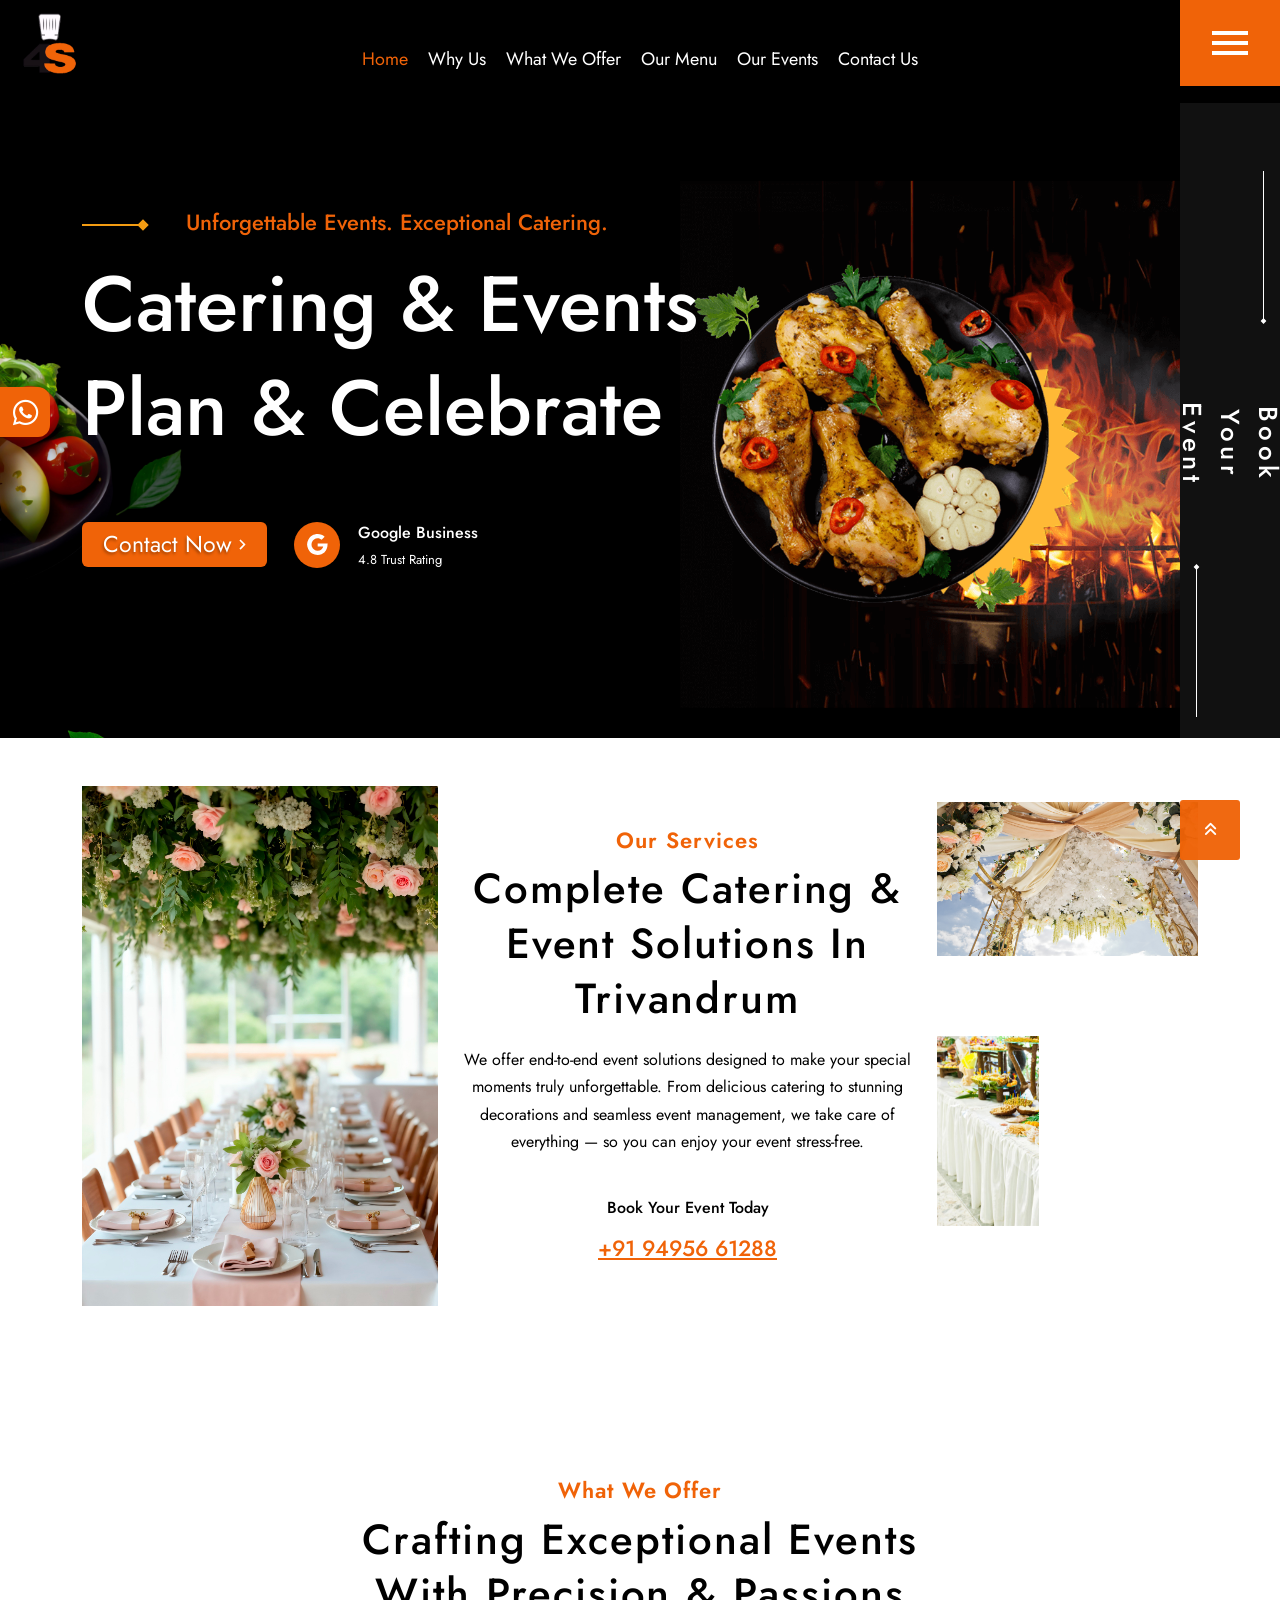
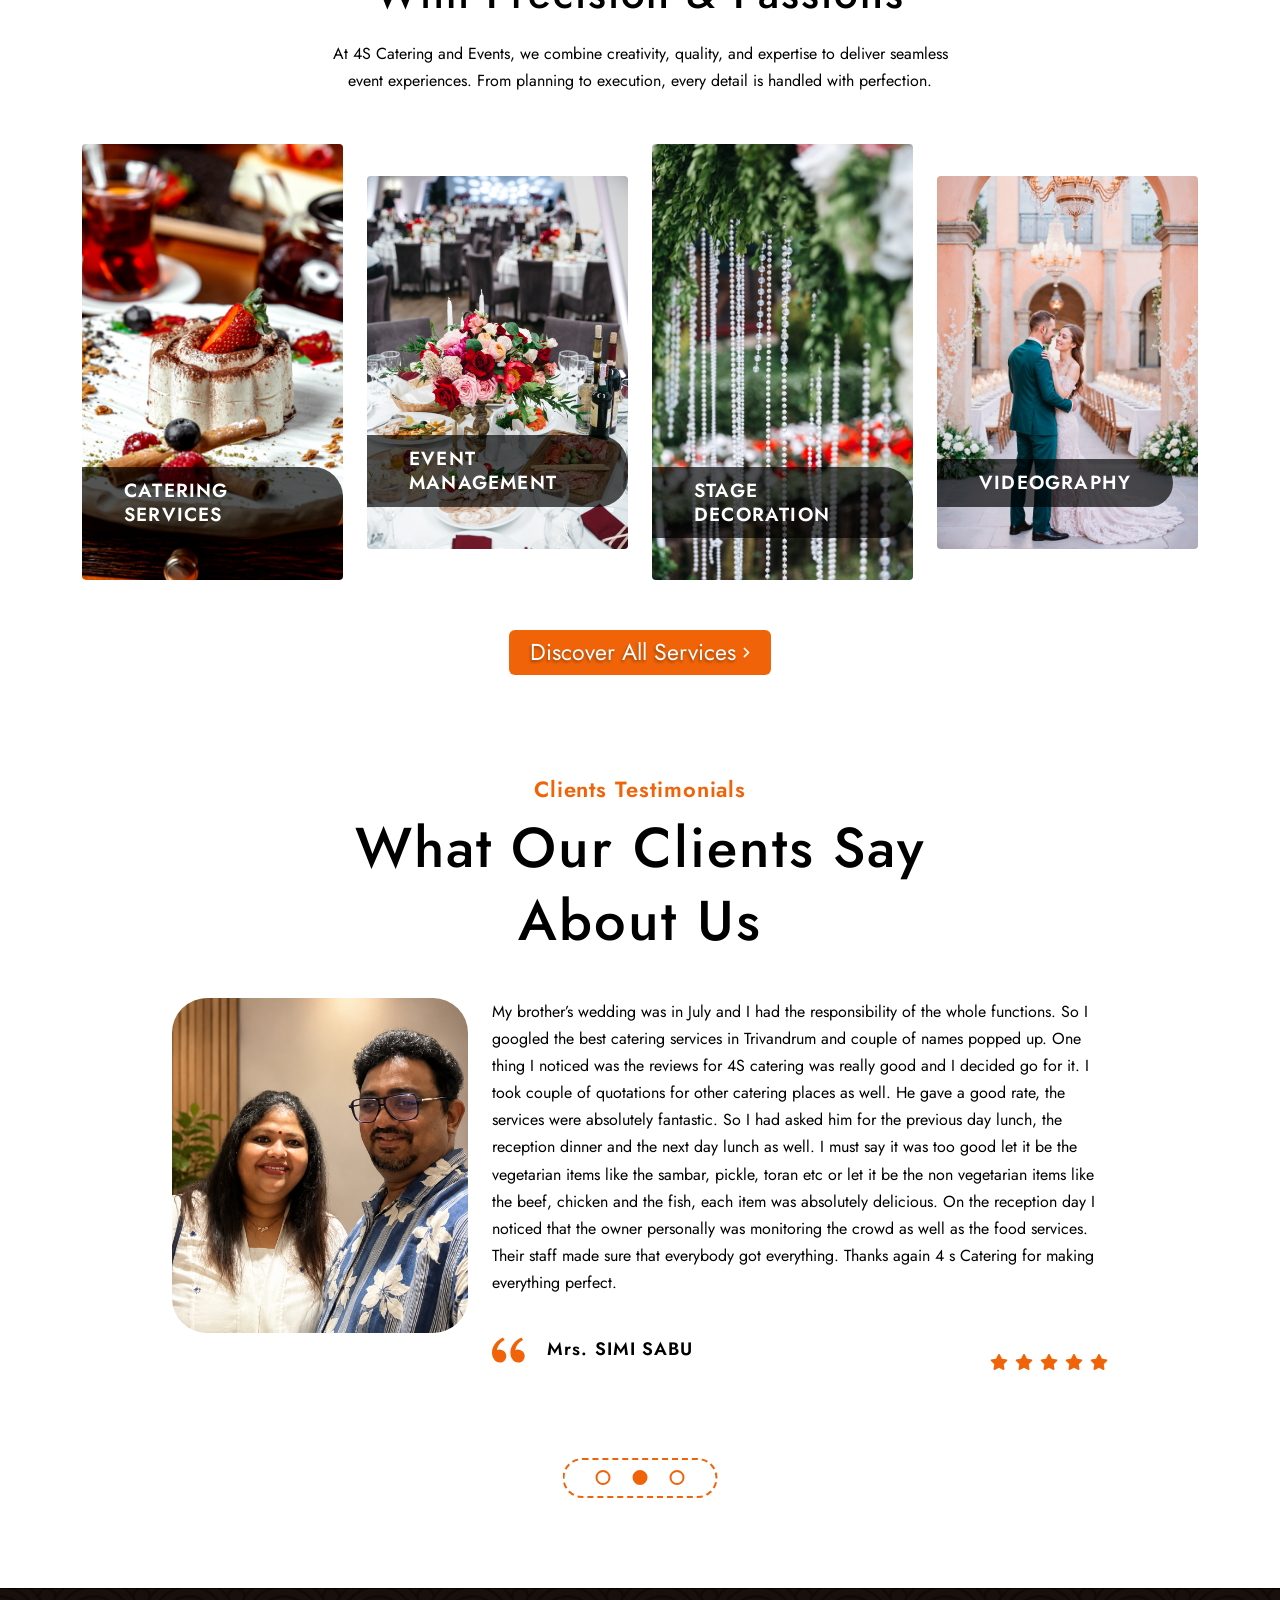
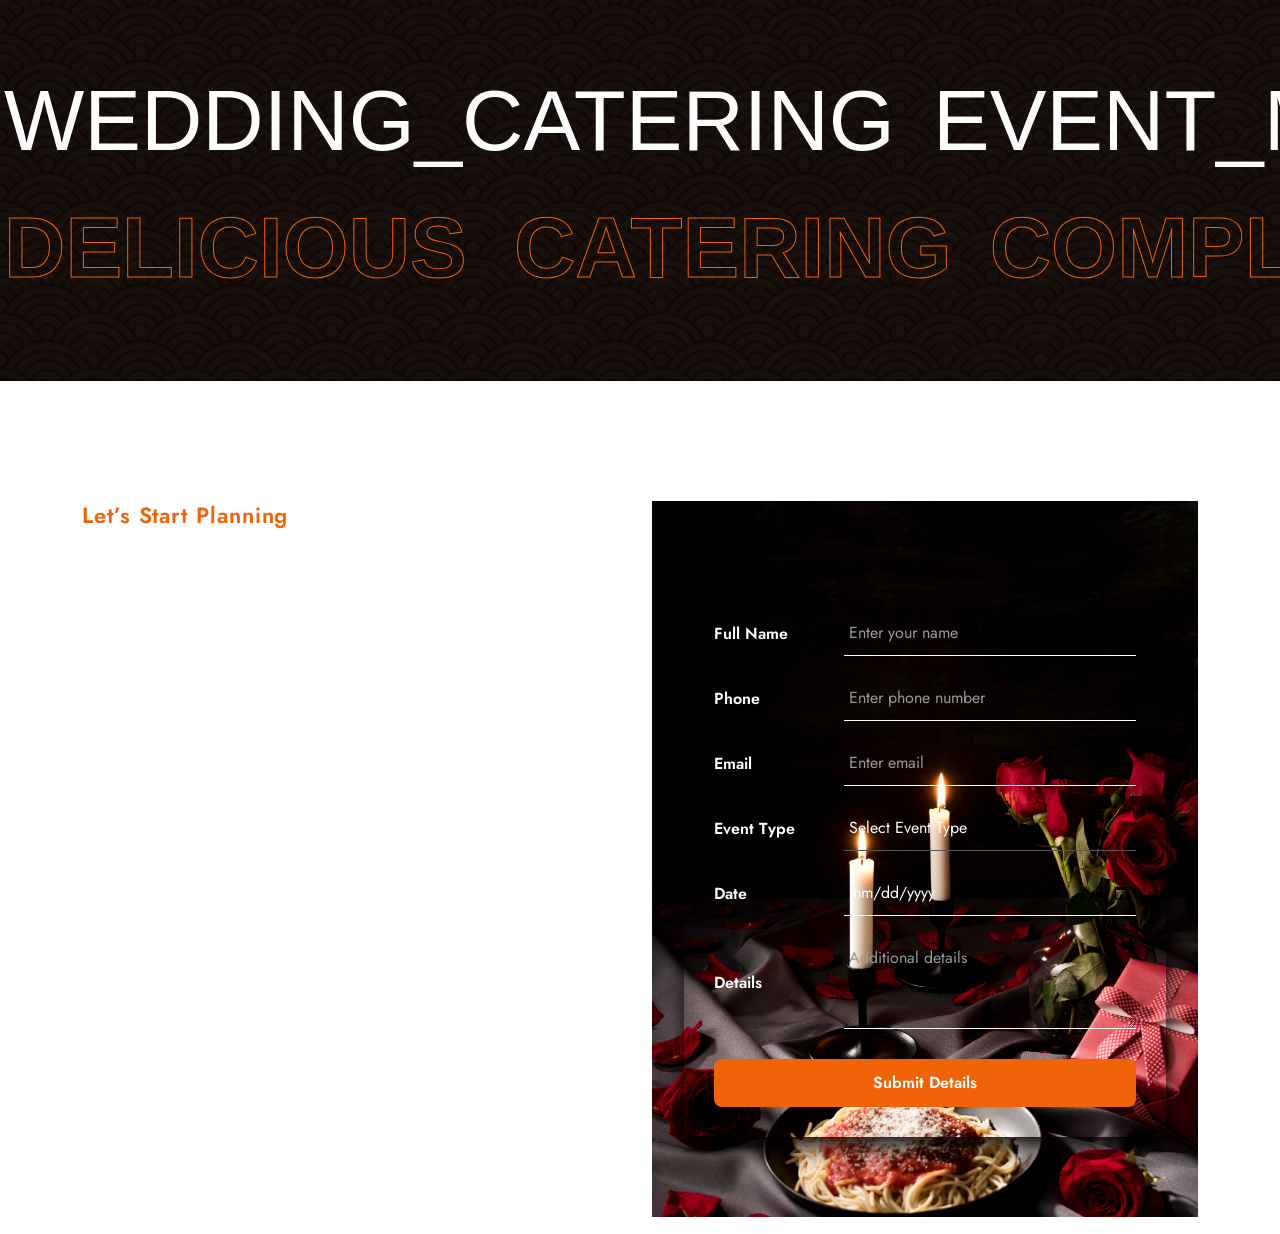
<file: index.html>
<!DOCTYPE html><html lang="en"><head>
  <meta charset="UTF-8">
  <meta name="viewport" content="width=device-width, initial-scale=1.0">
  <!--Essential css files-->
  <link rel="stylesheet" href="assets/css/bootstrap.min.css">
  <link rel="stylesheet" href="assets/css/bootstrap.min.css">
  <link rel="stylesheet" href="assets/css/nice-select.css">
  <link rel="stylesheet" href="assets/css/animate.css">
  <link rel="stylesheet" href="assets/css/owl.carousel.min.css">
  <link rel="stylesheet" href="assets/css/owl.theme.default.min.css">
  <link rel="stylesheet" href="assets/css/magnific-popup.css">
  <link rel="stylesheet" href="assets/css/all.css">
  <link rel="stylesheet" href="assets/css/lenis.css">
  <link rel="stylesheet" href="assets/css/style.css">

  <!--favicon-->
  <link rel="icon" type="image/x-icon" href="/favicon.ico">
  <link rel="icon" type="image/x-icon" href="/favicon.png">

  <link rel="canonical" href="https://4scaters.com">

	<!-- Meta Description -->
	<meta name="description"
		content="4S Catering & Events  offers exceptional catering services for weddings, corporate events, parties, and more across Kerala. Experience high-quality food and service.">

	<!-- Meta Keywords -->
	<meta name="keywords"
		content="catering, Kerala catering, wedding catering, party catering, corporate catering, 4S Catering & Events , Biryani, South Indian food, event catering">

	<!-- Open Graph Meta Tags (OGP) -->
	<meta property="og:title" content="4S Catering & Events  | Exceptional Catering Services in Kerala">
	<meta property="og:description"
		content="4S Catering & Events  is a leading catering service provider in Kerala offering customized menus and exceptional service for weddings, corporate events, and more.">
	<meta property="og:image" content="https://4scaters.comassets/images/ogp/index.jpg">
	<meta property="og:url" content="https://4scaters.com">
	<meta property="og:logo" content="https://4scaters.com/favicon.jpg" />
	<meta property="og:type" content="website">
	<!-- Twitter Card Meta Tags -->
	<meta name="twitter:card" content="summary_large_image">
	<meta name="twitter:title" content="4S Catering & Events  | Exceptional Catering Services in Kerala">
	<meta name="twitter:description"
		content="4S Catering & Events  is a leading catering service provider in Kerala offering customized menus and exceptional service for weddings, corporate events, and more.">
	<meta name="twitter:image" content="https://4scaters.comassets/images/ogp/index.jpg">

	<!-- Title for the Page -->
	<title>4S Catering & Events | Exceptional Catering Services in Kerala</title>
</head>

<!-- add this class for rtl rtl-enabled -->

<body class="">

  <!-- preloader start -->
  <div id="four-s-preloader">
  <img src="assets/images/logos/4s-logo.PNG" alt="4S Catering & Events Logo" class="four-s-logo" />
</div>
  <!-- preloader end -->

  <!-- cursor start -->
  <div class="cursor" id="cursor"></div>
  <div class="cursor2" id="cursor2">
    <div class="ball"></div>
  </div>
  <div class="cursor3" id="cursor3"></div>
  <!-- cursor end-->
      <!--color switcher start-->
    <a href="https://api.whatsapp.com/send?phone=919495661288&text=I%27m%20interested%20in%204S%20Catering%20%26%20Eventshttps://api.whatsapp.com/send?phone=919495661288&text=Hi%2C%20I%27m%20interested%20in%20your%20catering%20and%20event%20services.%20Please%20share%20more%20details." class="color-switcher-btn active"><i style="font-size: 29px;" class="fa-brands fa-whatsapp"></i></a>
    <!-- header start -->
  <header class="roister-header roister-header-area-1">
    <!-- header btm -->
    <div class="header-btm">
      <!-- logo wraper -->
      <div class="positioned-logo">
        <a href="index.html">
          <img class="header-logo" src="assets/images/logos/4s-logo-white.PNG" alt="logo">
        </a>
      </div>
      <div class="container">
        <div class="row align-items-center" style="height: 103px">
          <div class="col-lg-12 d-none d-lg-block">
            <div>
              <!-- desktop menu -->
              <nav class="main-menu">
                <ul>
                  <li>
                    <a style="color: var(--primary-color) !important;" href="index.html">Home</i></a>
                  </li>
                  <li>
                    <a href="about.html">Why Us</a>
                  </li>
                  <li>
                    <a href="services.html">What We Offer</a>
                  </li>
                  <li>
                    <a href="our-menu.html">Our Menu</a>
                  </li>
                  <li>
                    <a href="gallery.html">Our Events</a>
                  </li>
                  <li>
                    <a href="contact.html">Contact Us</a>
                  </li>
                </ul>
              </nav>
            </div>
          </div>
        </div>
      </div>

      <button class="sidebar-toggle-btn" type="button" onclick="this.classList.toggle('active')" data-bs-toggle="offcanvas" data-bs-target="#roister-mobile-menu-offcanvas">
  <span></span>
  <span></span>
  <span></span>
</button>
    </div>
  </header>
  <div>
  </div>

 

  <!-- mobile menu start -->
  <div class="offcanvas offcanvas-start roister-mobile-menu-offcanvas" data-bs-scroll="true" tabindex="-1" id="roister-mobile-menu-offcanvas">

    <nav class="d-lg-none">
      <div class="nav mobile-tab-nav" id="nav-tab" role="tablist">
        <button class="nav-link active" id="nav-about-us-tab" data-bs-toggle="tab" data-bs-target="#nav-about-us" type="button" role="tab" aria-controls="nav-about-us" aria-selected="true">ABOUT US</button>
        <button class="nav-link" id="nav-menu-tab" data-bs-toggle="tab" data-bs-target="#nav-menu" type="button" role="tab" aria-controls="nav-menu" aria-selected="false">MENU</button>
      </div>
    </nav>
    <div class="tab-content" id="nav-tabContent">
      <div class="tab-pane fade show active" id="nav-about-us" role="tabpanel" aria-labelledby="nav-about-us-tab">
        <div class="offcanvas-header">
          <div class="logo">
            <a href="index.html">
              <img class="header-logo-mobile" src="assets/images/logos/4s-logo.PNG" alt="4s catering and events logo">
            </a>
          </div>
          <button type="button" class="mobile-menu-close-btn" data-bs-dismiss="offcanvas" aria-label="Close">
            <i class="fa-solid fa-xmark"></i>
          </button>
        </div>

        <div class="offcanvas-body">
          <div class="short-about-wraper">
            <p>
              4S Catering and Events is a trusted catering service in Trivandrum known for delivering high-quality food and exceptional service.
            </p>

            <div class="sidebar-popup-contact">
              <h4>Contact Info</h4>
              <ul>
                <li>
                  <div class="icon">
                    <i class="far fa-envelope"></i>
                  </div>
                  <div class="content">
                    <h6>Email</h6>
                    <a href="mailto:4scateringandevents@gmail.com">4scateringandevents@gmail.com</a>
                  </div>
                </li>
                <li>
                  <div class="icon">
                    <i class="fa-solid fa-phone"></i>
                  </div>
                  <div class="content">
                    <h6>Phone</h6>
                    <a href="tel:+91 94956 61288">+91 94956 61288</a>
                  </div>
                </li>
                <li>
                  <div class="icon">
                    <i class="fa-solid fa-location-dot"></i>
                  </div>
                  <div class="content">
                    <h6>Address</h6>
                    <a href="https://maps.app.goo.gl/LhPs8jQs8T9r3sPy6">Kowdiar, Thiruvananthapuram, Kerala 695003, India</a>
                  </div>
                </li>
              </ul>
            </div>

            <div class="sidebar-popup-social">
              <h4>Follow Us</h4>
              <a href="#"><i class="fab fa-facebook"></i></a>
              <a href="#"><i class="fa-brands fa-twitter"></i></a>
              <a href="#"><i class="fab fa-instagram"></i></a>
              <a href="#"><i class="fab fa-linkedin"></i></a>
            </div>
          </div>
        </div>
      </div>
      <div class="tab-pane fade" id="nav-menu" role="tabpanel" aria-labelledby="nav-menu-tab">
        <div class="offcanvas-header">
          <div class="logo">
            <a href="index.html">
              <img class="header-logo-mobile" src="assets/images/logos/4s-logo.PNG" alt="4s catering and events logo">
            </a>
          </div>
          <button type="button" class="mobile-menu-close-btn" data-bs-dismiss="offcanvas" aria-label="Close">
            <i class="fa-solid fa-xmark"></i>
          </button>
        </div>
        <div class="offcanvas-body">
          <nav class="mobile-menu">
            <ul>
              <li>
                    <a style="color: var(--primary-color) !important;" href="index.html">Home</i></a>
                  </li>
                  <li>
                    <a href="about.html">Why Us</a>
                  </li>
                  <li>
                    <a href="services.html">What We Offer</a>
                  </li>
                  <li>
                    <a href="our-menu.html">Our Menu</a>
                  </li>
                  <li>
		                <a  onclick="openEnquiryForm()">Enquiry Now</a>
		              </li>
                  <li>
                    <a href="gallery.html">Our Events</a>
                  </li>
                  <li>
                    <a href="contact.html">Contact Us</a>
                  </li>
            </ul>
          </nav>
        </div>
      </div>

    </div>

  </div>
  <!-- mobile menu end -->
<!-- hero section start -->
<section class="roister-hero-section">
  <!-- shape -->
  <img class="hero-shape-1 wow fadeIn" data-wow-delay=".4s" src="assets/images/hero-shape-1.jpg" alt="img">
  <img class="hero-shape-2 wow fadeIn" data-wow-delay=".4s" src="assets/images/hero-shape-2.jpg" alt="img">
  <img class="hero-shape-3 item-bounce" src="assets/images/hero-shape-3.jpg" alt="img">

  <div class="container">
    <div class="row">
      <div class="col-lg-7">
        <div class="hero-contents">
          <h5 class="subtitle mb-16 wow fadeInUp">
            <svg width="67" height="12" viewBox="0 0 67 12" fill="none" xmlns="http://www.w3.org/2000/svg">
              <path d="M66.7735 6L61 0.226497L55.2265 6L61 11.7735L66.7735 6ZM61 5L8.74228e-08 4.99999L-8.74228e-08 6.99999L61 7L61 5Z" fill="#F39C12"></path>
            </svg>

            Unforgettable Events. Exceptional Catering.
          </h5>
          <h1 class="title mb-60 wow fadeInUp" data-wow-delay=".2s">
            Catering & Events Plan &amp; Celebrate
          </h1>
          <div class="btn-wraper wow fadeInUp" data-wow-delay=".3s">
            <a href="contact.html" class="primary-btn border-radius-6">Contact Now
              <svg width="7" height="11" viewBox="0 0 7 11" fill="none" xmlns="http://www.w3.org/2000/svg">
                <path d="M6.34375 5.78125L1.78125 10.4062C1.625 10.5625 1.375 10.5625 1.25 10.4062L0.625 9.78125C0.46875 9.625 0.46875 9.40625 0.625 9.25L4.3125 5.5L0.625 1.78125C0.46875 1.625 0.46875 1.375 0.625 1.25L1.25 0.625C1.375 0.46875 1.625 0.46875 1.78125 0.625L6.34375 5.25C6.5 5.40625 6.5 5.625 6.34375 5.78125Z" fill="white"></path>
              </svg>
            </a>

            <div class="trip-info-wraper">
              <div class="icon-wraper">
                <svg xmlns="http://www.w3.org/2000/svg" width="25" height="25" viewBox="0 0 24 24" fill="white">
  <path d="M21.35 11.1h-9.18v2.92h5.27c-.23 1.23-.94 2.27-2 2.96v2.46h3.23c1.89-1.74 2.98-4.3 2.98-7.34 0-.66-.06-1.3-.17-1.9z"/>
  <path d="M12.17 22c2.7 0 4.96-.9 6.62-2.46l-3.23-2.46c-.9.6-2.05.96-3.39.96-2.6 0-4.8-1.76-5.59-4.13H3.23v2.6C4.88 19.98 8.28 22 12.17 22z"/>
  <path d="M6.58 13.91c-.2-.6-.32-1.23-.32-1.91s.12-1.31.32-1.91v-2.6H3.23C2.44 9.04 2 10.48 2 12s.44 2.96 1.23 4.51l3.35-2.6z"/>
  <path d="M12.17 5.96c1.47 0 2.78.51 3.82 1.5l2.86-2.86C17.12 2.98 14.87 2 12.17 2 8.28 2 4.88 4.02 3.23 7.49l3.35 2.6c.79-2.37 2.99-4.13 5.59-4.13z"/>
</svg>
                  <defs>
                    <clipPath id="clip0_6_64">
                      <rect width="25" height="25" fill="white"></rect>
                    </clipPath>
                  </defs>
                </svg>
              </div>
              <div class="content-wraper">
                <h6 class="trip-title mb-6">Google Business</h6>
                <p class="trip-des">4.8 Trust Rating</p>
              </div>
            </div>
          </div>
        </div>
      </div>
      <div class="col-lg-5 wow fadeIn" data-wow-delay=".4s">
        <img class="hero-main-img" src="assets/images/hero-img.png" alt="img">
      </div>
    </div>
  </div>

  <div class="book-table-content">
    <h4 class="title">

      <svg class="left-arrow" xmlns="http://www.w3.org/2000/svg" width="7" height="153" viewBox="0 0 7 153" fill="none">
        <path d="M3.5 0.113251L0.61325 3L3.5 5.88675L6.38675 3L3.5 0.113251ZM4 153L4 3L3 3L3 153L4 153Z" fill="white"></path>
      </svg>

      Book Your Event

      <svg class="right-arrow" xmlns="http://www.w3.org/2000/svg" width="7" height="153" viewBox="0 0 7 153" fill="none">
        <path d="M3.49999 152.887L6.38674 150L3.49999 147.113L0.613242 150L3.49999 152.887ZM3 -2.18557e-08L2.99999 150L3.99999 150L4 2.18557e-08L3 -2.18557e-08Z" fill="white"></path>
      </svg>
    </h4>
  </div>
</section>
<!-- hero section end -->

<!-- about section start -->
<section class="roister-hm2-cta-section bg-white pb-50">
  <img class="cta-shape" src="assets/images/shapes/about-shape.png" alt="img">
  <div class="container">
    <div class="row gy-5 align-items-center">
      <div class="col-lg-4 d-flex justify-content-center">
        <div class="reveal-img">
          <img class="cta-img1" src="assets/images/home/2.jpg" alt="img">
        </div>
      </div>
      <div class="col-lg-5">
        <div class="content-wraper">
          <h5 class="section-subtitle mb-8 wow fadeInUp" data-wow-delay=".2s">Our Services</h5>
          <h3 class="section-title mb-20 wow fadeInUp text-black" data-wow-delay=".4s">Complete Catering & Event Solutions in Trivandrum</h3>
          <p class="des mb-40 wow fadeInUp text-black" data-wow-delay=".6s">
            We offer end-to-end event solutions designed to make your special moments truly unforgettable. From delicious catering to stunning decorations and seamless event management, we take care of everything — so you can enjoy your event stress-free.
          </p>
          <p class="date-time-des mb-8 wow fadeInUp text-black" data-wow-delay=".8s">Book Your Event Today</p>

          <a class="contact-link wow fadeInUp" data-wow-delay=".8s" href="tel:+91 94956 61288">+91 94956 61288</a>
        </div>
      </div>
      <div class="col-lg-3 d-flex flex-column justify-content-center">
        <div class="reveal-img">
          <img class="cta-img2 mb-80" src="assets/images/home/3.jpg" style="margin-top: -20px;" alt="img">
        </div>
        <div class="reveal-img">
          <img class="cta-img2 mb-80 d-none d-lg-block" src="assets/images/home/4.jpg" alt="img">
        </div>

        
      </div>
    </div>
  </div>
</section>
<!-- about section end -->

<!-- photo gallery start -->
<!-- <section class="roister-photo-gallery-section" data-background="assets/images/bg/gallery-bg.png">
  <div class="container">
    <div class="row">
      <div class="col-lg-5 mb-60 mb-lg-0">
        <div class="contents-wraper">
          <h5 class="mb-8 wow fadeInUp">Instagram</h5>
          <h2 class="section-title mb-24 wow fadeInUp" data-wow-delay=".2s">Photo Gallery</h2>
          <p class="des mb-24 wow fadeInUp" data-wow-delay=".4s">
            Lorem ipsum dolor sit amet, consectetur adipiscing elit. Volutpat mattis ipsum turpis elit elit scelerisque egestas mu.
          </p>
          <a href="#" class="primary-btn border-radius-6 wow fadeInUp" data-wow-delay=".6s">View More
            <svg width="7" height="11" viewBox="0 0 7 11" fill="none" xmlns="http://www.w3.org/2000/svg">
              <path d="M6.34375 5.78125L1.78125 10.4062C1.625 10.5625 1.375 10.5625 1.25 10.4062L0.625 9.78125C0.46875 9.625 0.46875 9.40625 0.625 9.25L4.3125 5.5L0.625 1.78125C0.46875 1.625 0.46875 1.375 0.625 1.25L1.25 0.625C1.375 0.46875 1.625 0.46875 1.78125 0.625L6.34375 5.25C6.5 5.40625 6.5 5.625 6.34375 5.78125Z" fill="white"></path>
            </svg>
          </a>
        </div>
      </div>

      <div class="col-lg-7 slider-col">
        <div class="roister-gallery-slider owl-carousel owl-theme">
          <div class="roister-single-gallery">
            <img src="assets/images/gallery-1.png" alt="img">
            <a class="gallery-trigger" href="assets/images/gallery-1.png"><i class="fa-brands fa-instagram"></i></a>
            <div class="column-overlay">
              <a href="assets/images/gallery-1.png"></a>
              <a href="assets/images/gallery-2.png"></a>
              <a href="assets/images/gallery-3.png"></a>
              <a href="assets/images/gallery-4.png"></a>
              <a href="assets/images/gallery-5.png"></a>
            </div>
          </div>
          <div class="roister-single-gallery">
            <img src="assets/images/gallery-2.png" alt="img">
            <a class="gallery-trigger" href="assets/images/gallery-2.png"><i class="fa-brands fa-instagram"></i></a>
            <div class="column-overlay">
              <a href="assets/images/gallery-1.png"></a>
              <a href="assets/images/gallery-2.png"></a>
              <a href="assets/images/gallery-3.png"></a>
              <a href="assets/images/gallery-4.png"></a>
              <a href="assets/images/gallery-5.png"></a>
            </div>
          </div>
          <div class="roister-single-gallery">
            <img src="assets/images/gallery-3.png" alt="img">
            <a class="gallery-trigger" href="assets/images/gallery-3.png"><i class="fa-brands fa-instagram"></i></a>
            <div class="column-overlay">
              <a href="assets/images/gallery-1.png"></a>
              <a href="assets/images/gallery-2.png"></a>
              <a href="assets/images/gallery-3.png"></a>
              <a href="assets/images/gallery-4.png"></a>
              <a href="assets/images/gallery-5.png"></a>
            </div>
          </div>
          <div class="roister-single-gallery">
            <img src="assets/images/gallery-4.png" alt="img">
            <a class="gallery-trigger" href="assets/images/gallery-4.png"><i class="fa-brands fa-instagram"></i></a>
            <div class="column-overlay">
              <a href="assets/images/gallery-1.png"></a>
              <a href="assets/images/gallery-2.png"></a>
              <a href="assets/images/gallery-3.png"></a>
              <a href="assets/images/gallery-4.png"></a>
              <a href="assets/images/gallery-5.png"></a>
            </div>
          </div>
          <div class="roister-single-gallery">
            <img src="assets/images/gallery-5.png" alt="img">
            <a class="gallery-trigger" href="assets/images/gallery-5.png"><i class="fa-brands fa-instagram"></i></a>
            <div class="column-overlay">
              <a href="assets/images/gallery-1.png"></a>
              <a href="assets/images/gallery-2.png"></a>
              <a href="assets/images/gallery-3.png"></a>
              <a href="assets/images/gallery-4.png"></a>
              <a href="assets/images/gallery-5.png"></a>
            </div>
          </div>
        </div>
      </div>


    </div>
  </div>
</section> -->
<!-- photo gallery end -->

<!--what we offer start -->
<section class="roister-hm2-fav-cat-section bg-white pt-120" >
  <div class="container">

    <div class="row justify-content-center">
      <div class="col-lg-7 text-center">
          <h5 class="section-subtitle mb-8 wow fadeInUp" data-wow-delay=".2s">What We Offer</h5>
        <h3 class="section-title mb-18 wow fadeInUp text-black">Crafting Exceptional Events with Precision & Passions</h3>
        <p class="des mb-50 wow fadeInUp text-black" data-wow-delay=".2s">
          At 4S Catering and Events, we combine creativity, quality, and expertise to deliver seamless event experiences. From planning to execution, every detail is handled with perfection.
        </p>
      </div>
    </div>

    <div class="row align-items-center cat-row gy-4">
      <div class="col-12 col-md-6 col-lg-3 wow fadeInUp" data-wow-delay=".2s">
        <a href="services/">
          <div class="roister-single-category">
            <img src="assets/images/home/7.jpg" alt="img">
            <span class="title">Catering Services</span>
          </div>
        </a>
      </div>
      <div class="col-12 col-md-6 col-lg-3 wow fadeInUp" data-wow-delay=".4s">
        <a href="services/">
          <div class="roister-single-category">
            <img src="assets/images/home/5.jpg" alt="img">
            <span class="title">Event Management</span>
          </div>
        </a>
      </div>
      <div class="col-12 col-md-6 col-lg-3 wow fadeInUp" data-wow-delay=".6s">
        <a href="services/">
          <div class="roister-single-category">
            <img src="assets/images/home/8.jpg" alt="img">
            <span class="title">Stage Decoration</span>
          </div>
        </a>
      </div>
      <div class="col-12 col-md-6 col-lg-3 wow fadeInUp" data-wow-delay=".8s">
        <a href="services/">
          <div class="roister-single-category">
            <img src="assets/images/home/9.jpg" alt="img">
            <span class="title">Videography</span>
          </div>
        </a>
      </div>
      <div style="display: flex; justify-content: center;" class="mt-50">
        <a href="services.html" style="max-width: 300px;" class="primary-btn border-radius-6 mb-50 wow fadeInUp" data-wow-delay=".3s">Discover All Services
      <svg width="7" height="11" viewBox="0 0 7 11" fill="none" xmlns="http://www.w3.org/2000/svg">
        <path d="M6.34375 5.78125L1.78125 10.4062C1.625 10.5625 1.375 10.5625 1.25 10.4062L0.625 9.78125C0.46875 9.625 0.46875 9.40625 0.625 9.25L4.3125 5.5L0.625 1.78125C0.46875 1.625 0.46875 1.375 0.625 1.25L1.25 0.625C1.375 0.46875 1.625 0.46875 1.78125 0.625L6.34375 5.25C6.5 5.40625 6.5 5.625 6.34375 5.78125Z" fill="white"></path>
      </svg>
    </a>
      </div>
    </div>
  </div>
</section>
<!--  what we offer end -->
  <!-- testimonial section start -->
    <section class="roister-testimonial-section bg-white pt-50 pb-120">
        <!-- shapes -->
        <img class="shape-1" src="assets/images/testi-shap1.png" alt="img">
        <img class="shape-2" src="assets/images/testi-shap2.png" alt="img">
        <div class="container">
            <div class="row justify-content-center">
                <div class="col-lg-7 text-center">
                    <h5 class="section-subtitle mb-8 wow fadeInUp">Clients Testimonials</h5>
                    <h2 class="section-title mb-40 wow fadeInUp text-black" data-wow-delay=".2s">What Our Clients Say
                        About Us</h2>
                </div>
            </div>
            <div class="roister-testi-slider-wraper owl-carousel owl-theme">
                <div class="roister-single-testimonial">
                    <div class="row">
                        <div class="col-lg-4">
                            <img src="assets/images/testimonials/sijimon-george-sp-kerala-police-1.png"
                                style="border-radius: 35px;" alt="img">
                        </div>
                        <div class="col-lg-8" style="display: flex; align-items: center; justify-content: center;">
                            <div>
                                <p class="text-black mb-40">
                                    We had an amazing experience with 4S Catering & Events during our son’s wedding at
                                    Girideepam Convention Center. The food was absolutely delicious, beautifully
                                    presented,
                                    and highly appreciated by all our guests. The wide variety of dishes, desserts,
                                    appetizers, live counters, elegant stage decoration, professional photography, and
                                    live
                                    band created a truly memorable celebration. The staff were extremely friendly,
                                    professional, and attentive throughout the event, ensuring everything was perfectly
                                    managed. Mr. Satheesh personally led the team with dedication and precision, making
                                    the
                                    entire experience smooth and stress-free. We highly recommend 4S Catering & Events
                                    for
                                    weddings, receptions, corporate events, and special occasions, as they consistently
                                    go
                                    beyond expectations to deliver unforgettable event experiences.
                                </p>
                                <div class="btm-wraper">
                                    <h6 class="feedback-name text-black">
                                        <svg class="quote-icon" width="66" height="51" viewBox="0 0 66 51" fill="none"
                                            xmlns="http://www.w3.org/2000/svg">
                                            <path
                                                d="M5.88235 46.4481C2.20588 42.404 0 37.9922 0 30.6392C0 17.7716 9.19118 6.37454 22.0588 0.492188L25.3677 5.2716C13.2353 11.8892 10.6618 20.3451 9.92647 25.8598C11.7647 24.7569 14.3382 24.3892 16.9118 24.7569C23.5294 25.4922 28.6765 30.6392 28.6765 37.6245C28.6765 40.9334 27.2059 44.2422 25 46.8157C22.4265 49.3892 19.4853 50.4922 15.8088 50.4922C11.7647 50.4922 8.08824 48.654 5.88235 46.4481ZM42.6471 46.4481C38.9706 42.404 36.7647 37.9922 36.7647 30.6392C36.7647 17.7716 45.9559 6.37454 58.8235 0.492188L62.1324 5.2716C50 11.8892 47.4265 20.3451 46.6912 25.8598C48.5294 24.7569 51.103 24.3892 53.6765 24.7569C60.2941 25.4922 65.4412 30.6392 65.4412 37.6245C65.4412 40.9334 63.9706 44.2422 61.7647 46.8157C59.5588 49.3892 56.25 50.4922 52.5735 50.4922C48.5294 50.4922 44.853 48.654 42.6471 46.4481Z"
                                                fill="#F39C12"></path>
                                        </svg>

                                        MR. SIJIMON GEORGE <br> <span>Rtd SP KERALA POLICE </span>
                                    </h6>

                                    <div class="rating-wraper">
                                        <i class="fa-solid fa-star"></i>
                                        <i class="fa-solid fa-star"></i>
                                        <i class="fa-solid fa-star"></i>
                                        <i class="fa-solid fa-star"></i>
                                        <i class="fa-solid fa-star"></i>
                                    </div>
                                </div>
                            </div>
                        </div>
                    </div>
                </div>
                <div class="roister-single-testimonial">
                    <div class="row">
                        <div class="col-lg-4">
                            <img src="assets/images/testimonials/simi-sabu-2.png" style="border-radius: 35px;"
                                alt="img">
                        </div>
                        <div class="col-lg-8" style="display: flex; align-items: center; justify-content: center;">
                            <div>
                                <p class="text-black mb-40">
                                    My brother’s wedding was in July and I had the responsibility of the whole
                                    functions. So I googled the best catering services in Trivandrum and couple of names
                                    popped up. One thing I noticed was the reviews for 4S catering was really good and I
                                    decided go for it. I took couple of quotations for other catering places as well.

                                    He gave a good rate, the services were absolutely fantastic. So I had asked him for
                                    the previous day lunch, the reception dinner and the next day lunch as well. I must
                                    say it was too good let it be the vegetarian items like the sambar, pickle, toran
                                    etc or let it be the non vegetarian items like the beef, chicken and the fish, each
                                    item was absolutely delicious. On the reception day I noticed that the owner
                                    personally was monitoring the crowd as well as the food services. Their staff made
                                    sure that everybody got everything.

                                    Thanks again 4 s Catering for making everything perfect.
                                </p>
                                <div class="btm-wraper">
                                    <h6 class="feedback-name text-black">
                                        <svg class="quote-icon" width="66" height="51" viewBox="0 0 66 51" fill="none"
                                            xmlns="http://www.w3.org/2000/svg">
                                            <path
                                                d="M5.88235 46.4481C2.20588 42.404 0 37.9922 0 30.6392C0 17.7716 9.19118 6.37454 22.0588 0.492188L25.3677 5.2716C13.2353 11.8892 10.6618 20.3451 9.92647 25.8598C11.7647 24.7569 14.3382 24.3892 16.9118 24.7569C23.5294 25.4922 28.6765 30.6392 28.6765 37.6245C28.6765 40.9334 27.2059 44.2422 25 46.8157C22.4265 49.3892 19.4853 50.4922 15.8088 50.4922C11.7647 50.4922 8.08824 48.654 5.88235 46.4481ZM42.6471 46.4481C38.9706 42.404 36.7647 37.9922 36.7647 30.6392C36.7647 17.7716 45.9559 6.37454 58.8235 0.492188L62.1324 5.2716C50 11.8892 47.4265 20.3451 46.6912 25.8598C48.5294 24.7569 51.103 24.3892 53.6765 24.7569C60.2941 25.4922 65.4412 30.6392 65.4412 37.6245C65.4412 40.9334 63.9706 44.2422 61.7647 46.8157C59.5588 49.3892 56.25 50.4922 52.5735 50.4922C48.5294 50.4922 44.853 48.654 42.6471 46.4481Z"
                                                fill="#F39C12"></path>
                                        </svg>

                                        Mrs. SIMI SABU <br> <span></span>
                                    </h6>

                                    <div class="rating-wraper">
                                        <i class="fa-solid fa-star"></i>
                                        <i class="fa-solid fa-star"></i>
                                        <i class="fa-solid fa-star"></i>
                                        <i class="fa-solid fa-star"></i>
                                        <i class="fa-solid fa-star"></i>
                                    </div>
                                </div>
                            </div>
                        </div>
                    </div>
                </div>
                <div class="roister-single-testimonial">
                    <div class="row">
                        <div class="col-lg-4">
                            <img src="assets/images/testimonials/tony-dona.jpg" style="border-radius: 35px;" alt="img">
                        </div>
                        <div class="col-lg-8" style="display: flex; align-items: center; justify-content: center;">
                            <div>
                                <p class="text-black mb-40">
                                    I recently had my wedding ceremony in Bangalore GIRIDEEPAM convention centre and we
                                    had reached out to the team at 4S CATERING AND EVENT for our Wedding event, and i
                                    must say from our very first interaction onwards and up until the very end, the team
                                    was super hospitable and accommodating of all our requirements. They did a fabulous
                                    job with a very specific stage decorum.live band and seafood. tandoor menu curation.
                                    They came a day early and helped set up the entire space as well. The food was
                                    really delicious and every single guest almost 2000 of them mentioned that they
                                    thoroughly enjoyed the food and that they haven't had such a good meal in recent
                                    times. Thank you so much team 4S for curating such a memorable event for us. Hope to
                                    see more of your events in Trivandrum now.
                                </p>
                                <div class="btm-wraper">
                                    <h6 class="feedback-name text-black">
                                        <svg class="quote-icon" width="66" height="51" viewBox="0 0 66 51" fill="none"
                                            xmlns="http://www.w3.org/2000/svg">
                                            <path
                                                d="M5.88235 46.4481C2.20588 42.404 0 37.9922 0 30.6392C0 17.7716 9.19118 6.37454 22.0588 0.492188L25.3677 5.2716C13.2353 11.8892 10.6618 20.3451 9.92647 25.8598C11.7647 24.7569 14.3382 24.3892 16.9118 24.7569C23.5294 25.4922 28.6765 30.6392 28.6765 37.6245C28.6765 40.9334 27.2059 44.2422 25 46.8157C22.4265 49.3892 19.4853 50.4922 15.8088 50.4922C11.7647 50.4922 8.08824 48.654 5.88235 46.4481ZM42.6471 46.4481C38.9706 42.404 36.7647 37.9922 36.7647 30.6392C36.7647 17.7716 45.9559 6.37454 58.8235 0.492188L62.1324 5.2716C50 11.8892 47.4265 20.3451 46.6912 25.8598C48.5294 24.7569 51.103 24.3892 53.6765 24.7569C60.2941 25.4922 65.4412 30.6392 65.4412 37.6245C65.4412 40.9334 63.9706 44.2422 61.7647 46.8157C59.5588 49.3892 56.25 50.4922 52.5735 50.4922C48.5294 50.4922 44.853 48.654 42.6471 46.4481Z"
                                                fill="#F39C12"></path>
                                        </svg>

                                        Mr TONY AND Mrs DONA<br> <span></span>
                                    </h6>

                                    <div class="rating-wraper">
                                        <i class="fa-solid fa-star"></i>
                                        <i class="fa-solid fa-star"></i>
                                        <i class="fa-solid fa-star"></i>
                                        <i class="fa-solid fa-star"></i>
                                        <i class="fa-solid fa-star"></i>
                                    </div>
                                </div>
                            </div>
                        </div>
                    </div>
                </div>
            </div>
    </section>
    <!-- testimonial section end -->

    <!-- ticker area start -->
    <div class="roister-ticker-wraper py-100" data-background="assets/images/bg/tickker-bg.png">
      <div class="ticker-wraper wow fadeInUp" data-wow-delay=".9s">
        <div class="hero-carousel-wraper left-ticker mb-60">
          <span class="title">Wedding_Catering</span>
      <span class="title">Event_Management</span>
      <span class="title">Stage_Decoration</span>
      <span class="title">Premium_Cuisine</span>
      <span class="title">Live_Food_Counters</span>
      <span class="title">Makeup_Services</span>
      <span class="title">Guest_Accommodation</span>
      <span class="title">Photography_&_Videography</span>
      <span class="title">Corporate_Events</span>
      <span class="title">Luxury_Event_Setups</span>
        </div>
        <div class="hero-carousel-wraper right-ticker">
          <span class="title-2">Delicious_Catering</span>
      <span class="title-2">Complete_Event_Solutions</span>
      <span class="title-2">Creative_Decorations</span>
      <span class="title-2">Memorable_Celebrations</span>
      <span class="title-2">Customized_Menus</span>
      <span class="title-2">Professional_Team</span>
      <span class="title-2">Elegant_Setups</span>
      <span class="title-2">Seamless_Execution</span>
      <span class="title-2">Unforgettable_Events</span>
      <span class="title-2">Trusted_Service</span>
        </div>
      </div>
    </div>
    <!-- ticker area end -->

    <!-- contact form start -->
      <section class="roister-about-section bg-white py-120">
      <!-- shape -->
      <img class="about-shape" src="assets/images/shapes/about-shape.png" alt="img">
      <div class="container">
        <div class="row">
          <div class="col-lg-6 mb-60 mb-lg-0">

            <div class="contents-wraper">
              <h5 class="section-subtitle mb-8 wow fadeInUp" data-wow-delay=".2s">Let’s Start Planning</h5>
              <h2 class="section-title mb-32 wow fadeInUp  text-black" data-wow-delay=".3s">Book Your Event Today <span>with Us.</span></h2>
              <p class="des mb-20 wow fadeInUp  text-black" data-wow-delay=".4s">
                We ensure exceptional taste, seamless execution, and a stress-free experience for every occasion. Get in touch today and let’s bring your event to life.
              </p>
              <div class="reveal-img">
                <img class="about-img-2" src="assets/images/contact/5.jpg" alt="img">
              </div>
            </div>
          </div>
          <div class="col-lg-6 ">
            <section class="contact-section">
      <div class="container">
        <div class="contact-wrapper">

          <!-- RIGHT SIDE FORM -->
          <div class="contact-right">
            <form class="contact-form">

      <div class="form-row">
        <label>Full Name</label>
        <input type="text" placeholder="Enter your name" required>
      </div>

      <div class="form-row">
        <label>Phone</label>
        <input type="tel" placeholder="Enter phone number" required>
      </div>

      <div class="form-row">
        <label>Email</label>
        <input type="email" placeholder="Enter email" required>
      </div>

      <div class="form-row">
        <label>Event Type</label>
        <select required>
          <option value="" disabled selected>Select Event Type</option>
          <option>Wedding</option>
          <option>Engagement</option>
          <option>Birthday Party</option>
          <option>Corporate Event</option>
          <option>Housewarming</option>
          <option>Anniversary</option>
          <option>Baby Shower</option>
          <option>Reception</option>
          <option>Festival Event</option>
          <option>Outdoor Catering</option>
          <option>Private Party</option>
          <option>Other</option>
        </select>
      </div>

      <div class="form-row">
        <label>Date</label>
        <input type="date" required>
      </div>

      <div class="form-row">
        <label>Details</label>
        <textarea rows="3" placeholder="Additional details"></textarea>
      </div>

      <button type="submit" class="submit-btn">Submit Details</button>

    </form>
          </div>

        </div>
      </div>
    </section>
          </div>
        </div>
      </div>
    </section>
    <!-- contact form end -->


    <!-- Enquiry Form Start -->
      <div class="popup_wrapper">
        <div class="popup_content">
          <span class="popup_close"><i class="icon_close"></i></span>
          <div class="content">
            <div class=" popup-form">
              <div class="form-logo ">
                <img src="assets/images/logos/4s-catering-events.png" alt="">
              </div>
              <div>
                <h2 class="text-center">Enquiry Form</h2>
                <p class="text-center">Just fill this Form we will assist you</p>
              </div>

              <form class="enquiry-form" method="post" action="form-dummy">
                <div class="form-group">
                  <input class="form-control" type="text" placeholder="Name" id="name_contact"
                    name="name_contact" required>
                </div>
                <div class="form-group">
                  <input class="form-control" type="email" placeholder="Email" id="email_contact"
                    name="email_contact" required>
                </div>
                <div class="form-group">
                  <input class="form-control" type="tel" minlength="10" maxlength="10"
                    placeholder="Contact Number" id="contact_number" name="contact_number" required>
                </div>
                <div class="form-group">
                  <select class="form-control" id="event" name="event">
                    <option value="wedding">Wedding</option>
                    <option value="corporate">Corporate</option>
                    <option value="birthday">Birthday</option>
                    <option value="other">Other</option>
                  </select>
                </div>
                <div class="form-group">
                  <input class="form-control" type="date" placeholder="Event Date" id="event_date"
                    name="event_date" required>

                </div>
                <div class="form-group">
                  <input class="btn_1 full-width" type="submit" value="Submit Now" id="submit-contact">
                </div>
              </form>

            </div>
          </div>
        </div>
      </div>
    <!-- Enquiry Form End -->

    <!-- scroll to top -->
    <button type="button" class="scroll-top-btn">
      <i class="fa-solid fa-angles-up"></i>
    </button>

<!--Esential Js Files-->
<script src="assets/js/bootstrap.bundle.min.js"></script>
<script src="assets/js/jquery.min.js"></script>
<script src="assets/js/nice-select.js"></script>
<script src="assets/js/wow.js"></script>
<script src="assets/js/owl.carousel.min.js"></script>
<script src="assets/js/magnific-popup.js"></script>
<script src="assets/js/counterup.js"></script>
<script src="assets/js/waypoints.min.js"></script>
<script src="assets/js/lenis.min.js"></script>
<script src="assets/js/gsap.min.js"></script>
<script src="assets/js/ScrollTrigger.min.js"></script>
<script src="assets/js/default-passive-events.js"></script>
<script src="assets/js/script.js"></script>


</body></html>
</file>
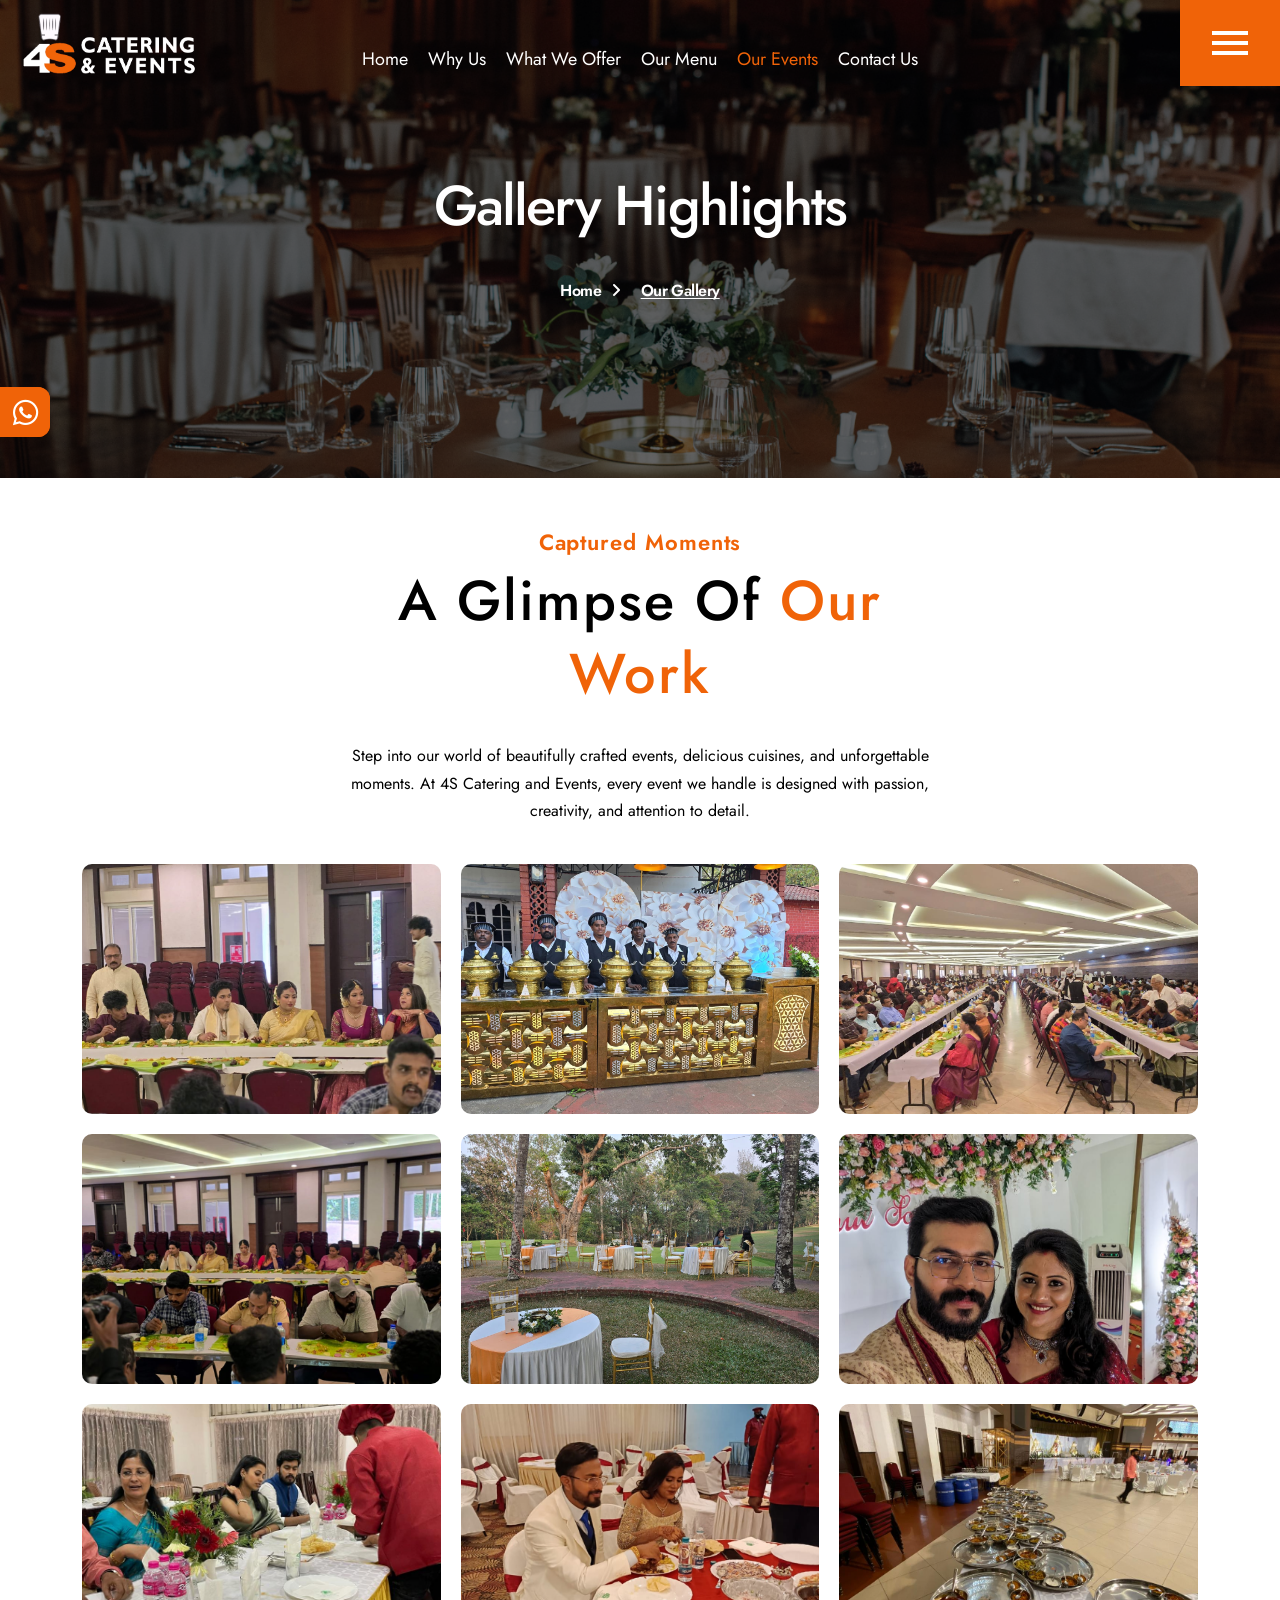
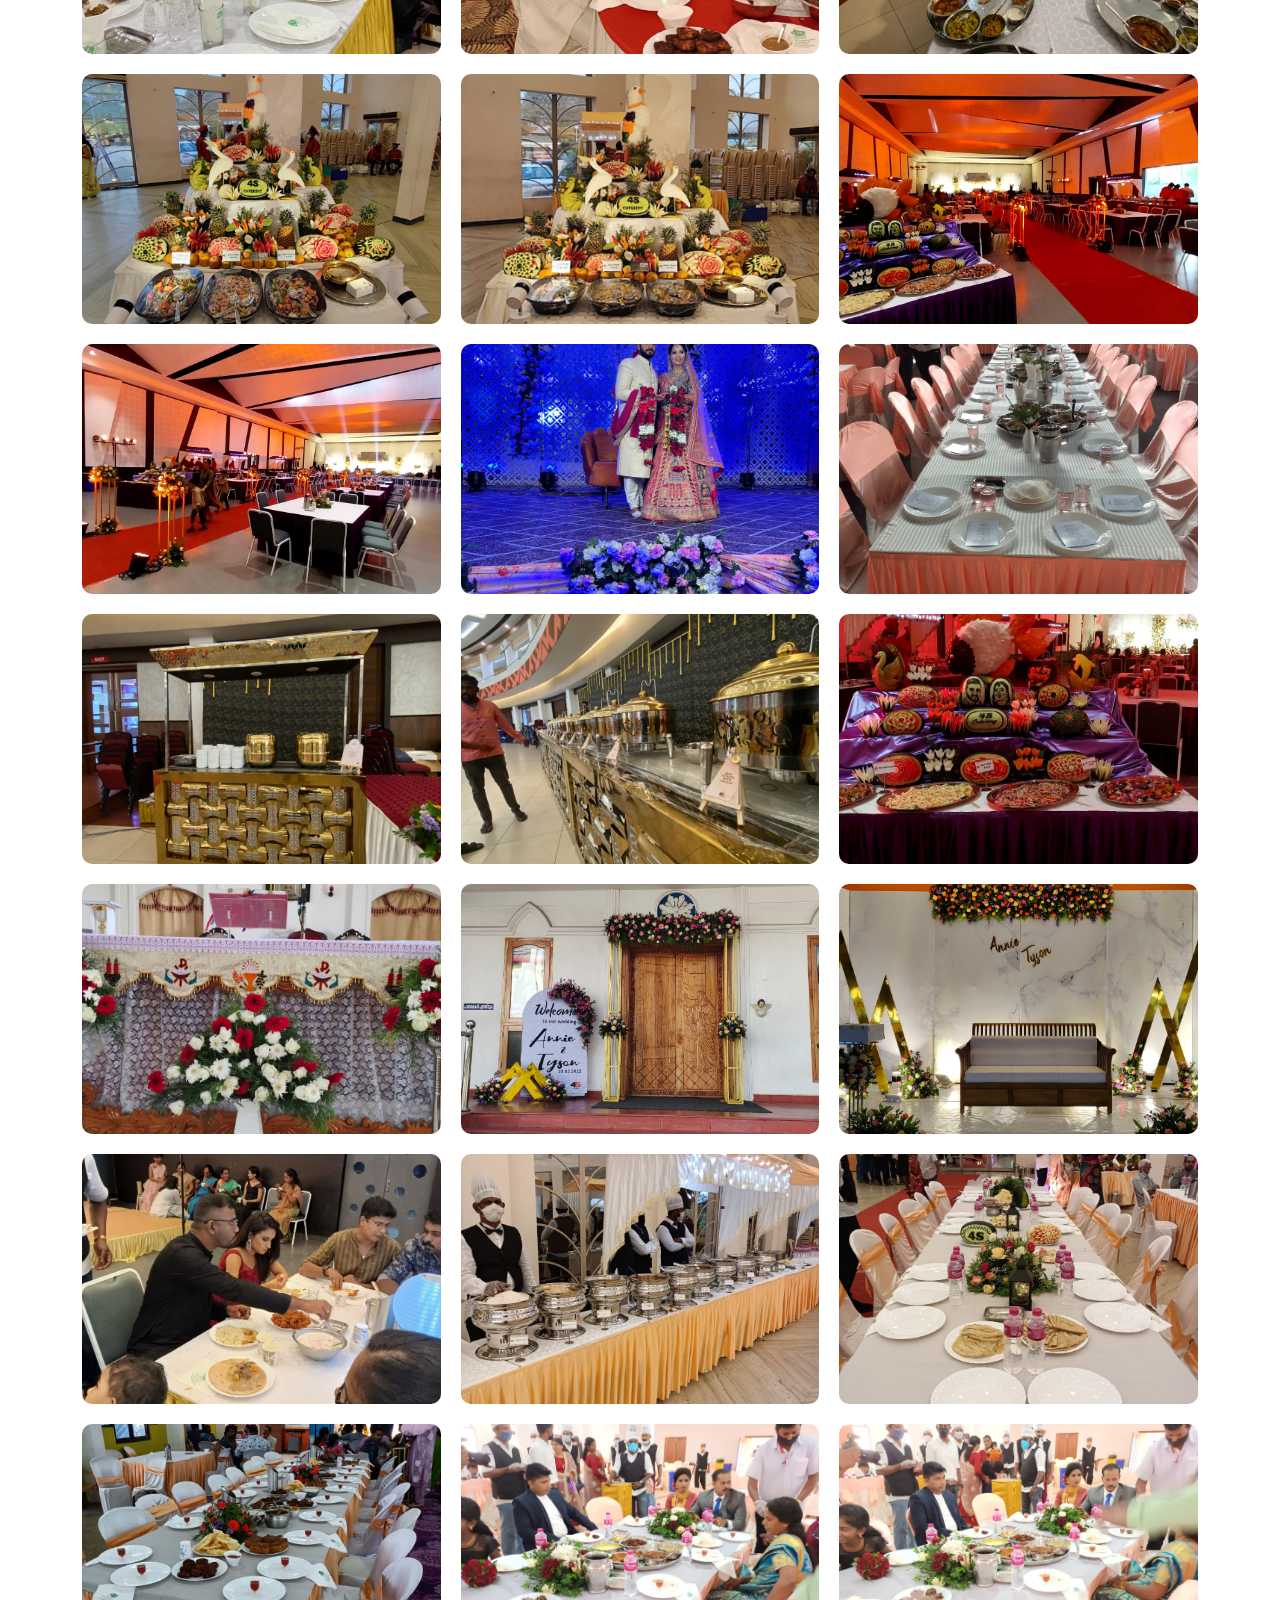
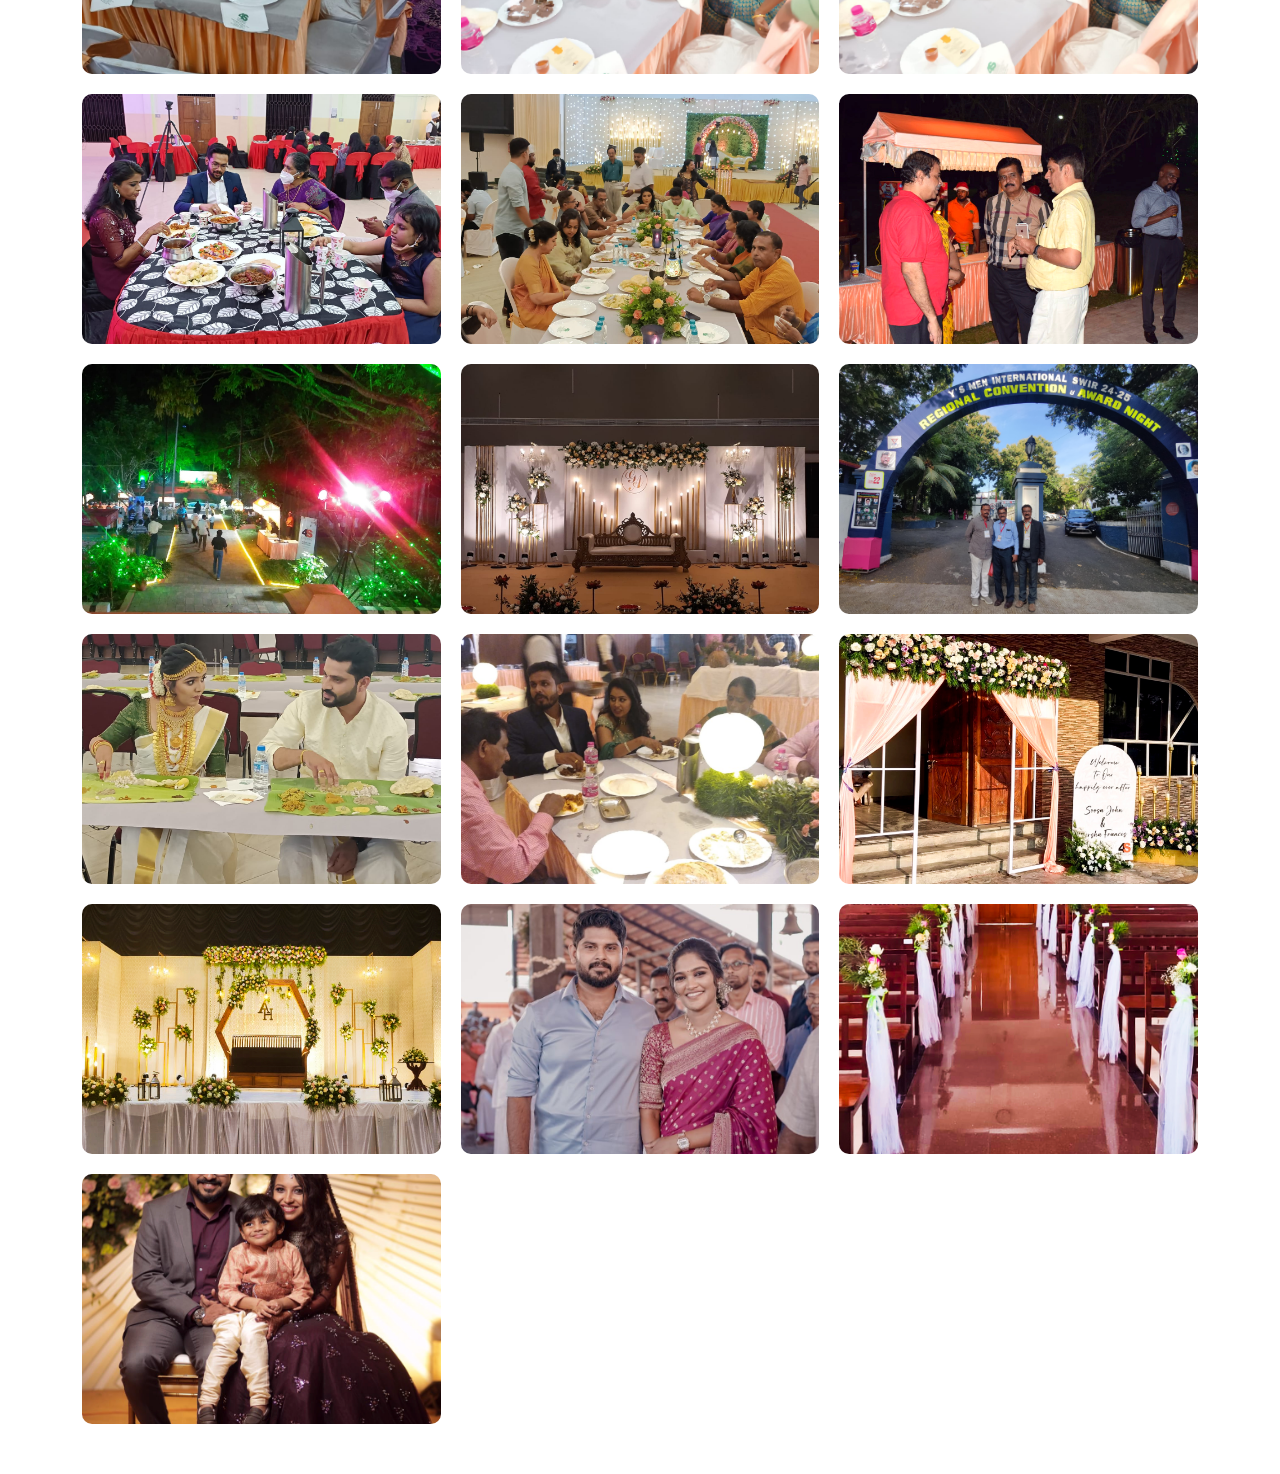
<file: gallery.html>
<!DOCTYPE html>
<html lang="en">

<head>
  <meta charset="UTF-8">
  <meta name="viewport" content="width=device-width, initial-scale=1.0">
  <title>4S Catering & Events | Exceptional Catering Services in Kerala</title>
  <!--Essential css files-->
  <link rel="stylesheet" href="assets/css/bootstrap.min.css">
  <link rel="stylesheet" href="assets/css/nice-select.css">
  <link rel="stylesheet" href="assets/css/animate.css">
  <link rel="stylesheet" href="assets/css/owl.carousel.min.css">
  <link rel="stylesheet" href="assets/css/owl.theme.default.min.css">
  <link rel="stylesheet" href="assets/css/magnific-popup.css">
  <link rel="stylesheet" href="assets/css/all.css">
  <link rel="stylesheet" href="assets/css/lenis.css">
  <link rel="stylesheet" href="assets/css/style.css">

  <!--favicon-->
  <link rel="icon" type="image/x-icon" href="/favicon.ico">
  <link rel="icon" type="image/x-icon" href="/favicon.png">
</head>

<!-- add this class for rtl rtl-enabled -->

<body class="">

  <!-- preloader start -->
  <div id="four-s-preloader">
  <img src="assets/images/logos/4s-logo.PNG" alt="4S Catering & Events Logo" class="four-s-logo" />
</div>
  <!-- preloader end -->

  <!-- cursor start -->
  <div class="cursor" id="cursor"></div>
  <div class="cursor2" id="cursor2">
    <div class="ball"></div>
  </div>
  <div class="cursor3" id="cursor3"></div>
  <!-- cursor end-->

  <!--color switcher start-->
  <button class="color-switcher-btn active"><i class="fa-solid fa-gear"></i></button>
  <!--color switcher end-->

   <!--color switcher start-->
    <a href="https://api.whatsapp.com/send?phone=919495661288&text=I%27m%20interested%20in%204S%20Catering%20%26%20Eventshttps://api.whatsapp.com/send?phone=919495661288&text=Hi%2C%20I%27m%20interested%20in%20your%20catering%20and%20event%20services.%20Please%20share%20more%20details." class="color-switcher-btn active"><i style="font-size: 29px;" class="fa-brands fa-whatsapp"></i></a>
    <!--color switcher end-->

  <!-- header start -->
  <header class="roister-header roister-header-area-2">
    <!-- header btm -->
    <div class="header-btm">
      <!-- logo wraper -->
      <div class="positioned-logo">
        <a href="./">
          <img class="header-logo header-logo-top" src="assets/images/logos/4s-logo-white.PNG" alt="logo">
        </a>
      </div>
      <div class="container">
        <div class="row align-items-center" style="height: 103px">
          <div class="col-lg-12 d-none d-lg-block">
            <div>
              <!-- desktop menu -->
              <nav class="main-menu">
                <ul>
                  <li>
                    <a href="./">Home</i></a>
                  </li>
                  <li>
                    <a href="about.html">Why Us</a>
                  </li>
                  <li>
                    <a href="services.html">What We Offer</a>
                  </li>
                  <li>
                    <a href="our-menu.html">Our Menu</a>
                  </li>
                  <li>
                    <a style="color: var(--primary-color) !important;"  href="gallery.html">Our Events</a>
                  </li>
                  
                  <li>
                    <a href="contact.html">Contact Us</a>
                  </li>
                </ul>
              </nav>
            </div>
          </div>
        </div>
      </div>

      <button class="sidebar-toggle-btn" type="button" onclick="this.classList.toggle('active')"
        data-bs-toggle="offcanvas" data-bs-target="#roister-mobile-menu-offcanvas">
        <span></span>
        <span></span>
        <span></span>
      </button>
    </div>
  </header>
  <div>

  </div>

  <!-- mobile menu start -->
  <div class="offcanvas offcanvas-start roister-mobile-menu-offcanvas" data-bs-scroll="true" tabindex="-1" id="roister-mobile-menu-offcanvas">

    <nav class="d-lg-none">
      <div class="nav mobile-tab-nav" id="nav-tab" role="tablist">
        <button class="nav-link active" id="nav-about-us-tab" data-bs-toggle="tab" data-bs-target="#nav-about-us" type="button" role="tab" aria-controls="nav-about-us" aria-selected="true">ABOUT US</button>
        <button class="nav-link" id="nav-menu-tab" data-bs-toggle="tab" data-bs-target="#nav-menu" type="button" role="tab" aria-controls="nav-menu" aria-selected="false">MENU</button>
      </div>
    </nav>
    <div class="tab-content" id="nav-tabContent">
      <div class="tab-pane fade show active" id="nav-about-us" role="tabpanel" aria-labelledby="nav-about-us-tab">
        <div class="offcanvas-header">
          <div class="logo">
            <a href="index.html">
              <img class="header-logo-mobile" src="assets/images/logos/4s-logo.PNG" alt="4s catering and events logo">
            </a>
          </div>
          <button type="button" class="mobile-menu-close-btn" data-bs-dismiss="offcanvas" aria-label="Close">
            <i class="fa-solid fa-xmark"></i>
          </button>
        </div>

        <div class="offcanvas-body">
          <div class="short-about-wraper">
            <p>
              4S Catering and Events is a trusted catering service in Trivandrum known for delivering high-quality food and exceptional service.
            </p>

            <div class="sidebar-popup-contact">
              <h4>Contact Info</h4>
              <ul>
                <li>
                  <div class="icon">
                    <i class="far fa-envelope"></i>
                  </div>
                  <div class="content">
                    <h6>Email</h6>
                    <a href="mailto:4scateringandevents@gmail.com">4scateringandevents@gmail.com</a>
                  </div>
                </li>
                <li>
                  <div class="icon">
                    <i class="fa-solid fa-phone"></i>
                  </div>
                  <div class="content">
                    <h6>Phone</h6>
                    <a href="tel:+91 94956 61288">+91 94956 61288</a>
                  </div>
                </li>
                <li>
                  <div class="icon">
                    <i class="fa-solid fa-location-dot"></i>
                  </div>
                  <div class="content">
                    <h6>Address</h6>
                    <a href="https://maps.app.goo.gl/LhPs8jQs8T9r3sPy6">Kowdiar, Thiruvananthapuram, Kerala 695003, India</a>
                  </div>
                </li>
              </ul>
            </div>

            <div class="sidebar-popup-social">
              <h4>Follow Us</h4>
              <a href="#"><i class="fab fa-facebook"></i></a>
              <a href="#"><i class="fa-brands fa-twitter"></i></a>
              <a href="#"><i class="fab fa-instagram"></i></a>
              <a href="#"><i class="fab fa-linkedin"></i></a>
            </div>
          </div>
        </div>
      </div>
      <div class="tab-pane fade" id="nav-menu" role="tabpanel" aria-labelledby="nav-menu-tab">
        <div class="offcanvas-header">
          <div class="logo">
            <a href="index.html">
              <img class="header-logo-mobile" src="assets/images/logos/4s-logo.PNG" alt="4s catering and events logo">
            </a>
          </div>
          <button type="button" class="mobile-menu-close-btn" data-bs-dismiss="offcanvas" aria-label="Close">
            <i class="fa-solid fa-xmark"></i>
          </button>
        </div>
        <div class="offcanvas-body">
          <nav class="mobile-menu">
            <ul>
              <li>
                    <a href="index.html">Home</i></a>
                  </li>
                  <li>
                    <a href="about.html">Why Us</a>
                  </li>
                  <li>
                    <a href="services.html">What We Offer</a>
                  </li>
                  <li>
                    <a href="our-menu.html">Our Menu</a>
                  </li>
                  <li>
		                <a  onclick="openEnquiryForm()">Enquiry Now</a>
		              </li>
                  <li>
                    <a style="color: var(--primary-color) !important;"  href="gallery.html">Our Events</a>
                  </li>
                  <li>
                    <a href="contact.html">Contact Us</a>
                  </li>
            </ul>
          </nav>
        </div>
      </div>

    </div>

  </div>
  <!-- mobile menu end -->
  <!-- breadcrumb start -->
  <div class="roister-breadcrumb-section" data-background="assets/images/breadcrumb/gallery.jpg"
    style="background-position: center;">
    <div class="container position-relative z-3">
      <h1 class="breadcrumb-title mb-40 wow fadeInUp">Gallery Highlights</h1>
      <ul class="breadcrumb-list wow fadeInUp" data-wow-delay=".2s">
        <li><a href="./">Home</a></li>
        <li class="active">Our Gallery</li>
      </ul>
    </div>
  </div>
  <!-- breadcrumb end -->

  <!-- contact Section start -->
  <section class="bg-white py-50">
    <div class="container">
    <div class="row justify-content-center">
      <div class="col-lg-7 text-center">
        <h5 class="section-subtitle mb-8 wow fadeInUp" data-wow-delay=".2s">Captured Moments </h5>
        <h2 class="section-title mb-32 wow fadeInUp text-black" data-wow-delay=".4s">A Glimpse of <span>Our Work</span> </h2>
        <p class="des mb-20 wow fadeInUp  text-black" data-wow-delay=".4s">
            Step into our world of beautifully crafted events, delicious cuisines, and unforgettable moments. At 4S Catering and Events, every event we handle is designed with passion, creativity, and attention to detail.
          </p>
      </div>
      <div class="grid mt-20">
					<ul class="magnific-gallery clearfix" id="dynamic-image-container">
					</ul>
				</div>
    </div>
  </section>
  <!-- contact Section end -->

  <!-- scroll to top -->
  <button type="button" class="scroll-top-btn">
    <i class="fa-solid fa-angles-up"></i>
  </button>

  <!--Esential Js Files-->
  <script src="assets/js/bootstrap.bundle.min.js"></script>
  <script src="assets/js/jquery.min.js"></script>
  <script src="assets/js/nice-select.js"></script>
  <script src="assets/js/wow.js"></script>
  <script src="assets/js/owl.carousel.min.js"></script>
  <script src="assets/js/magnific-popup.js"></script>
  <script src="assets/js/counterup.js"></script>
  <script src="assets/js/waypoints.min.js"></script>
  <script src="assets/js/lenis.min.js"></script>
  <script src="assets/js/gsap.min.js"></script>
  <script src="assets/js/ScrollTrigger.min.js"></script>
  <script src="assets/js/default-passive-events.js"></script>
  <script src="assets/js/script.js"></script>

  <script>
    $(document).ready(function () {
  fetch('assets/json/images.json')
    .then(response => response.json())
    .then(images => {

      const container = document.getElementById('dynamic-image-container');

      images.forEach((image) => {
        const block = document.createElement('li');
        block.innerHTML = `
          <div class="item">
            <div class="item-img">
              <img src="${image}" loading="lazy" alt="4S Catering & Events Images">
              <div class="content">
                <a href="${image}" class="popup-link">
                  <i class="arrow_expand"></i>
                </a>
              </div>
            </div>
          </div>
        `;
        container.appendChild(block);
      });

      // ✅ Initialize properly
      $('#dynamic-image-container').magnificPopup({
  delegate: 'a.popup-link',
  type: 'image',
  gallery: {
    enabled: true
  },
  zoom: {
    enabled: true,
    duration: 300,
    opener: function (element) {
      return element.closest('.item-img').find('img');
    }
  }
});

    })
    .catch(error => console.error('Error fetching images:', error));
});
  </script>
</body>

</html>
</file>
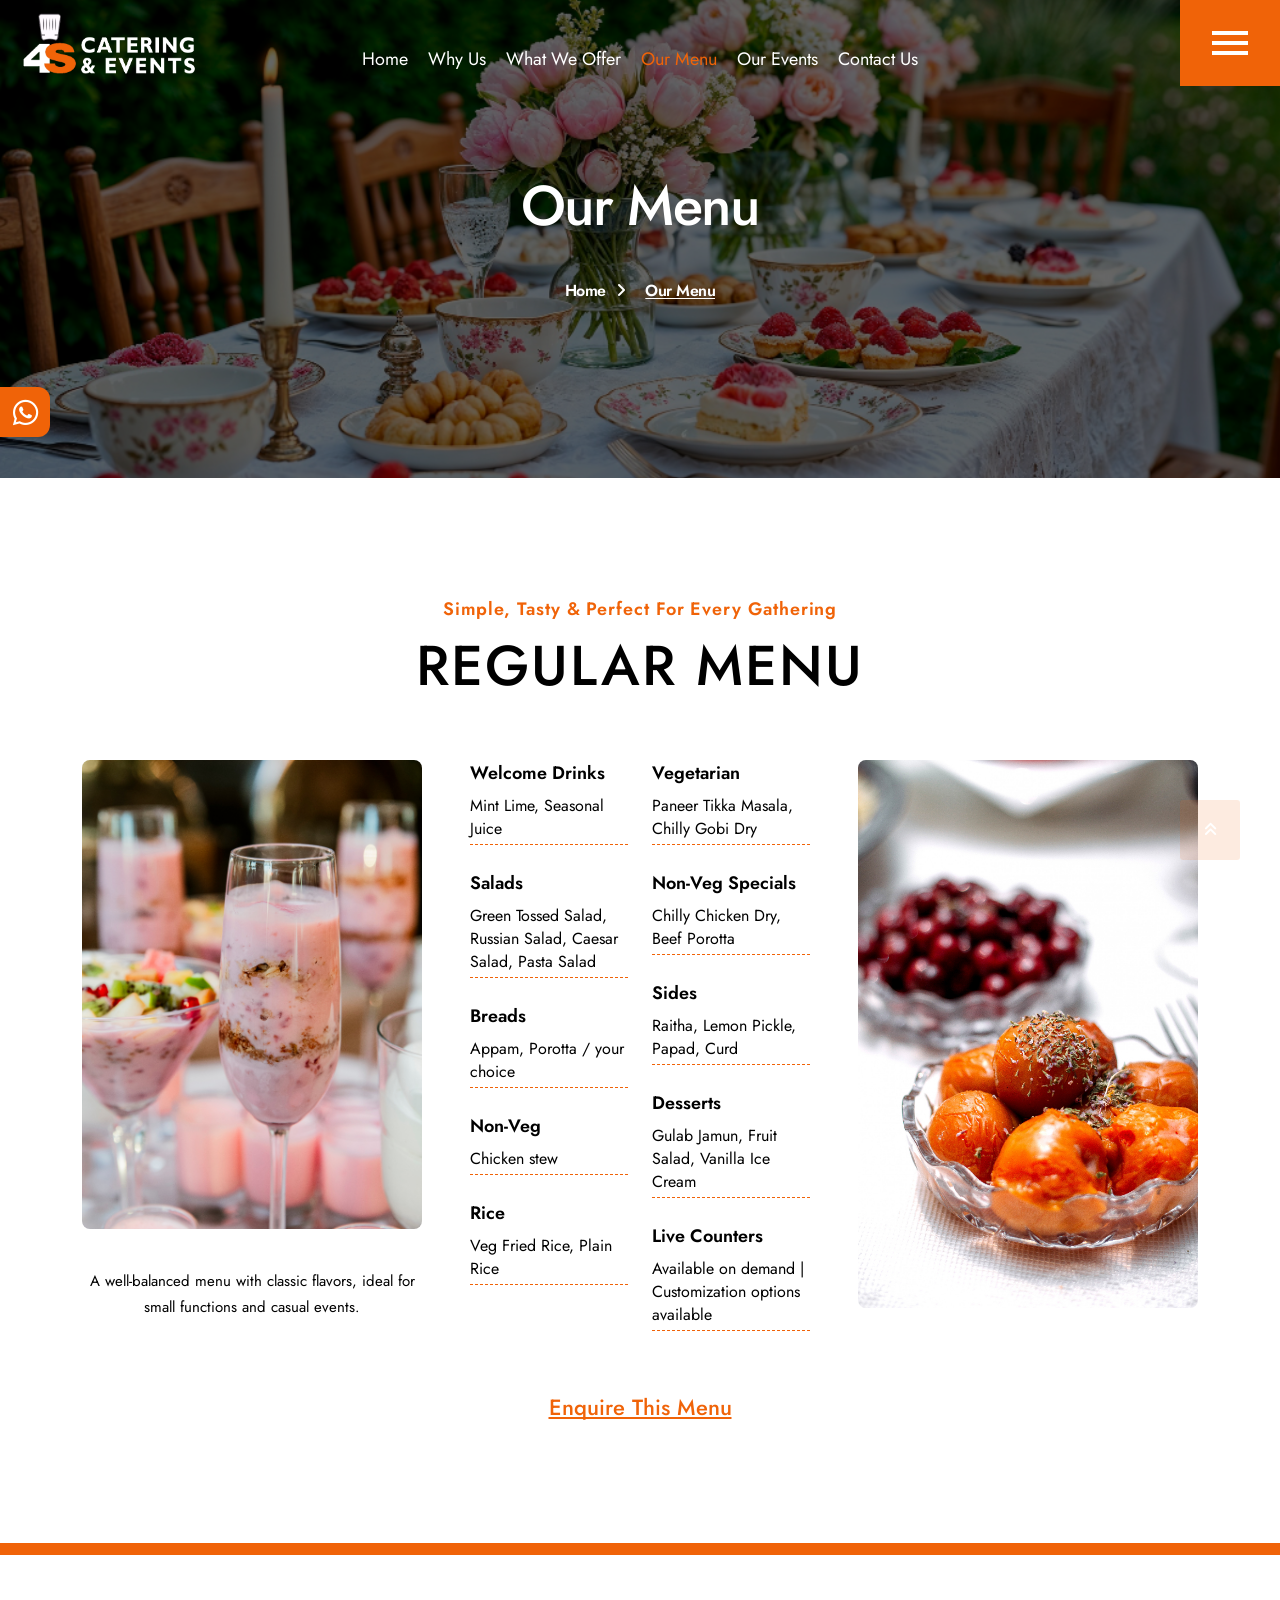
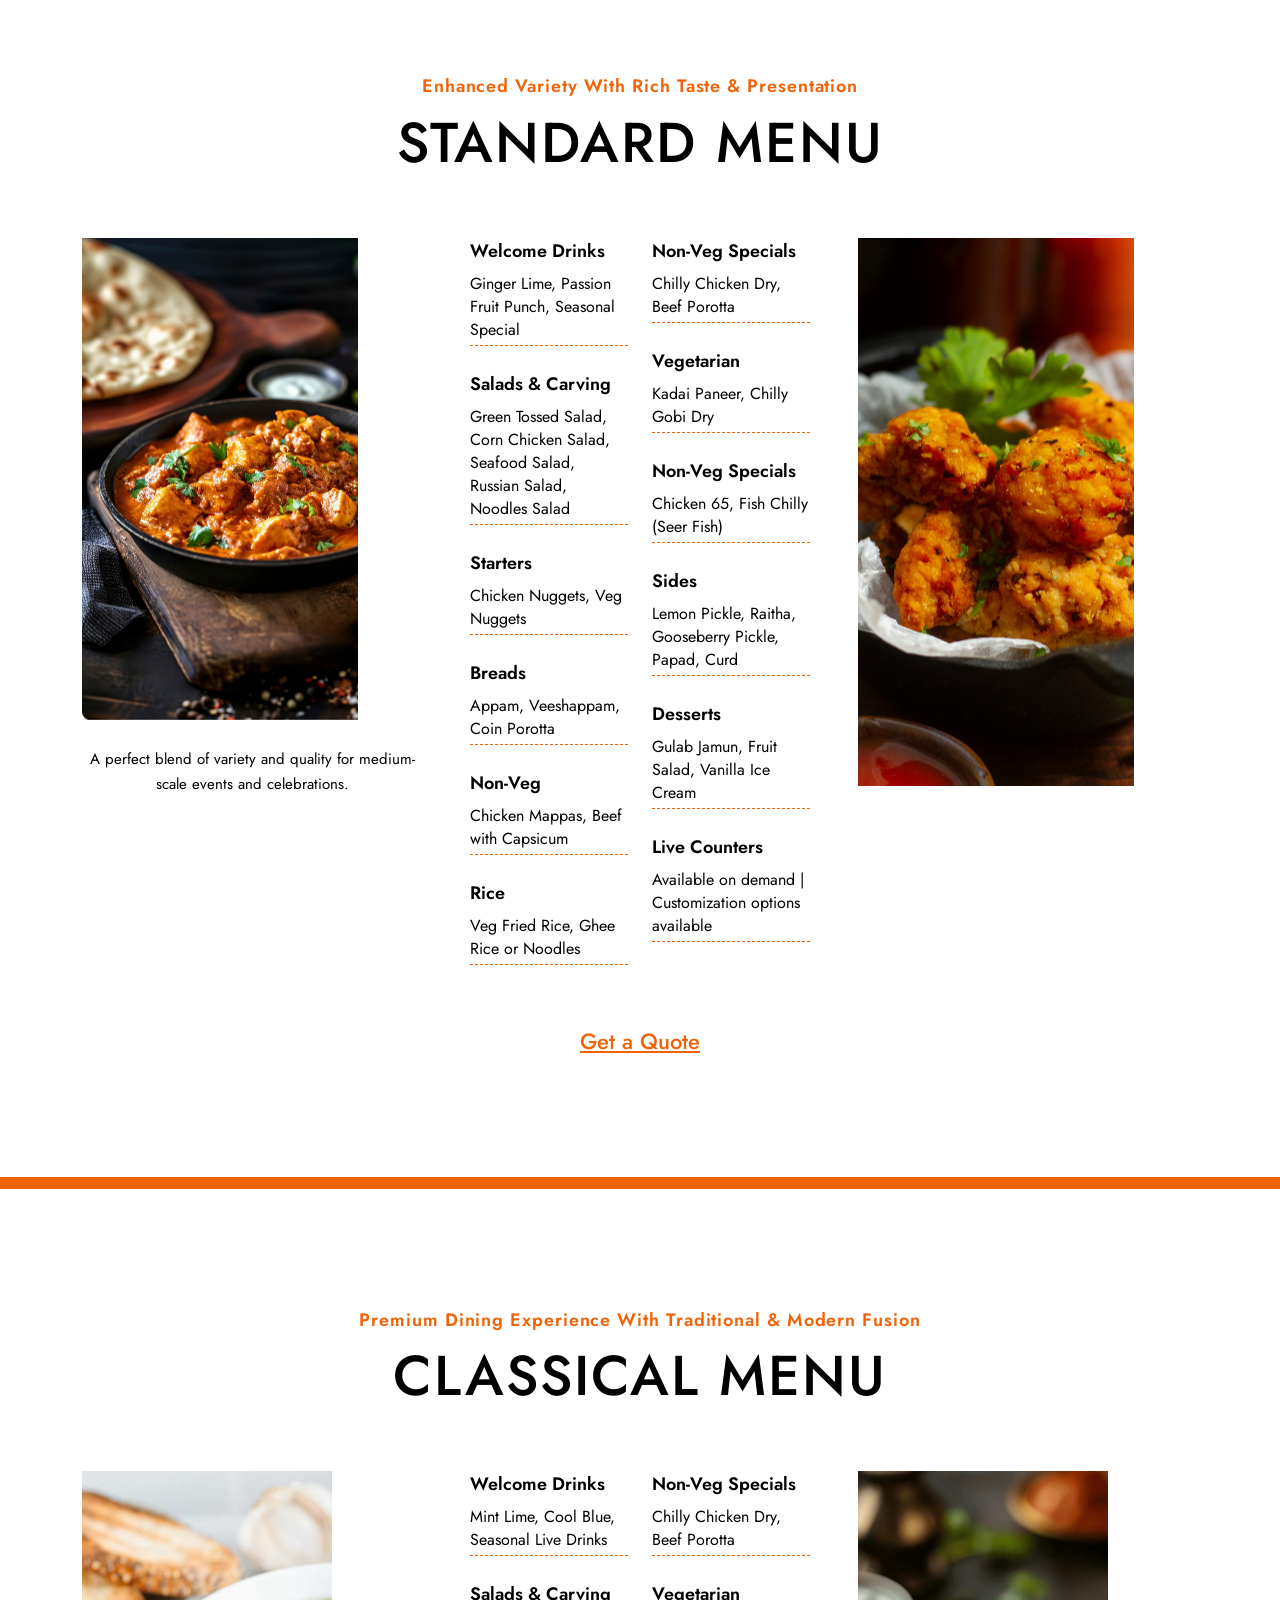
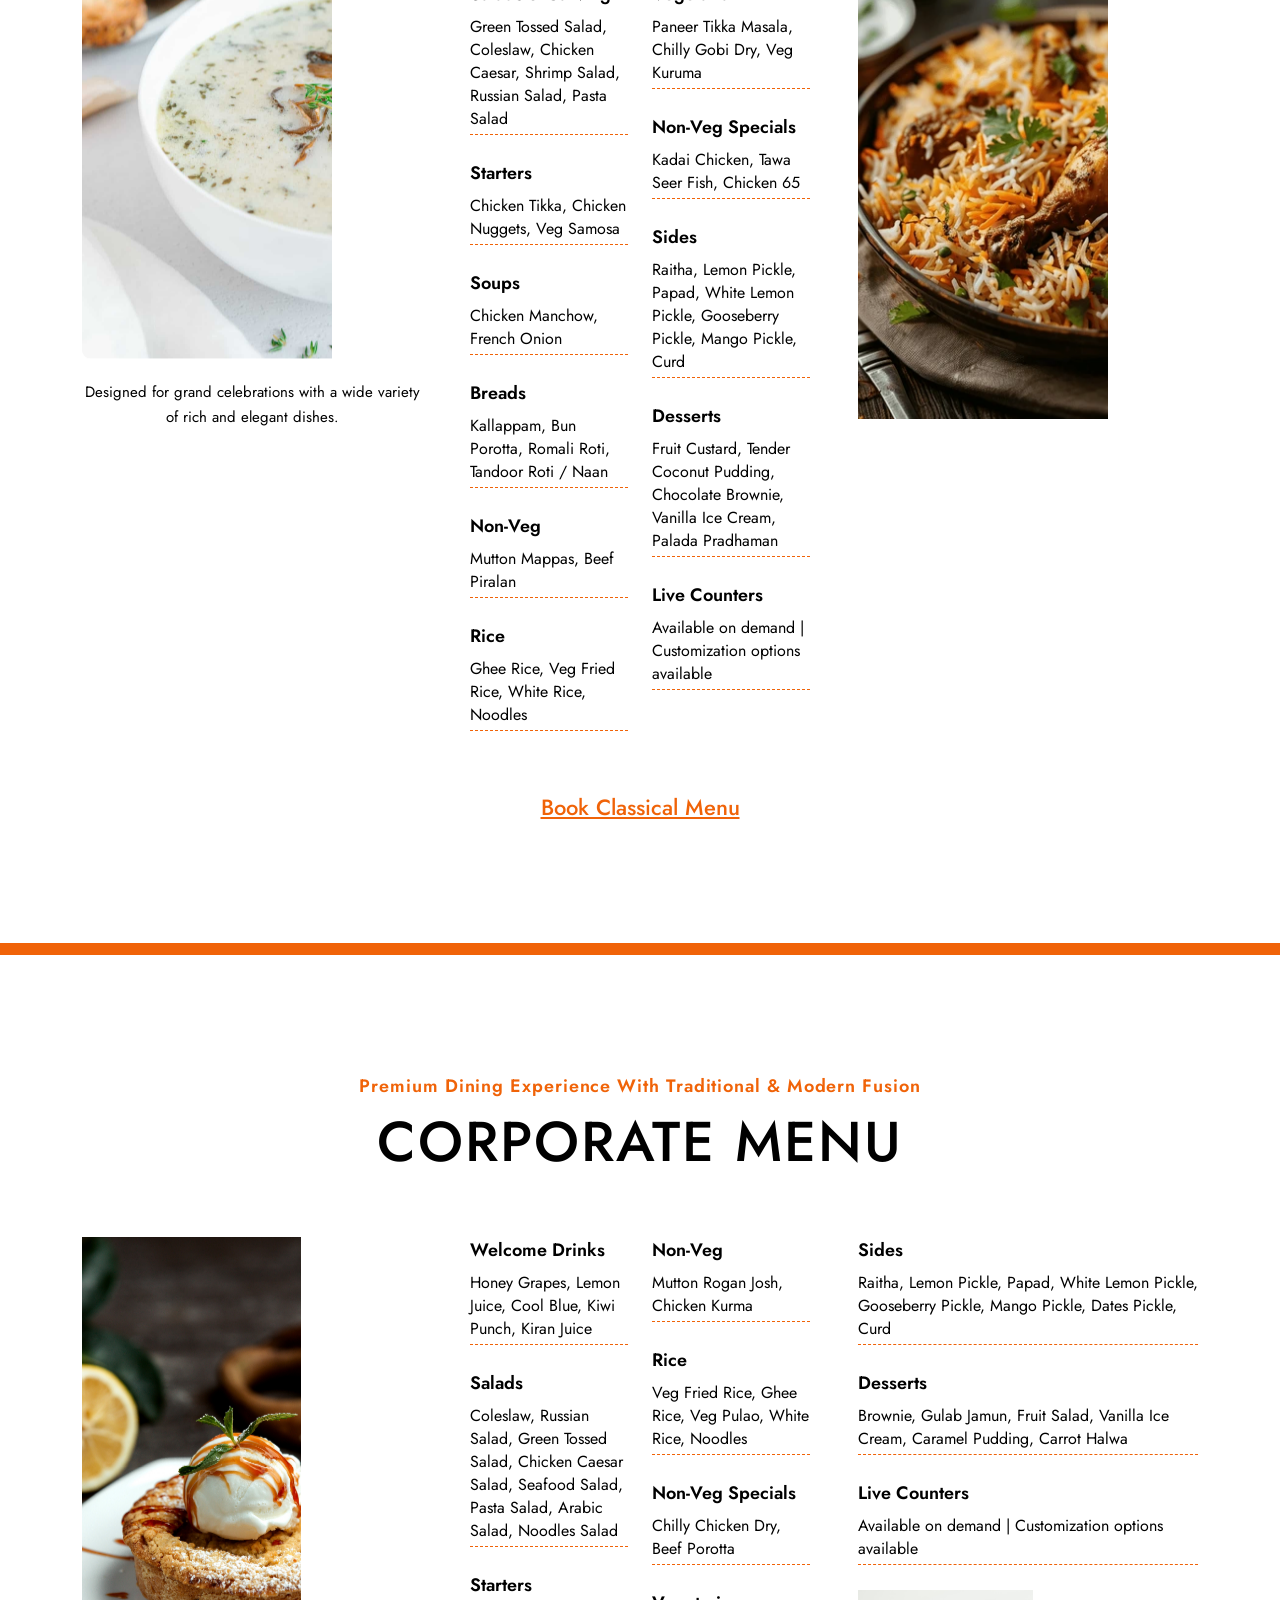
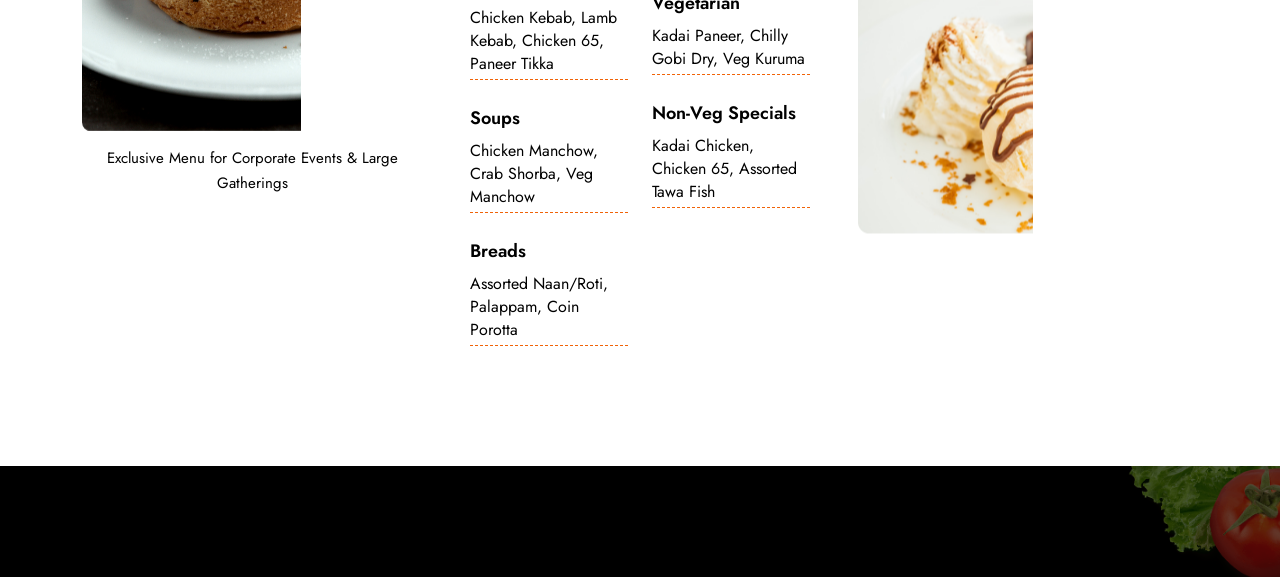
<file: our-menu.html>
<!DOCTYPE html>
<html lang="en">

<head>
  <meta charset="UTF-8">
  <meta name="viewport" content="width=device-width, initial-scale=1.0">
  <title>4S Catering & Events | Exceptional Catering Services in Kerala</title>
  <!--Essential css files-->
  <link rel="stylesheet" href="assets/css/bootstrap.min.css">
  <link rel="stylesheet" href="assets/css/nice-select.css">
  <link rel="stylesheet" href="assets/css/animate.css">
  <link rel="stylesheet" href="assets/css/owl.carousel.min.css">
  <link rel="stylesheet" href="assets/css/owl.theme.default.min.css">
  <link rel="stylesheet" href="assets/css/magnific-popup.css">
  <link rel="stylesheet" href="assets/css/all.css">
  <link rel="stylesheet" href="assets/css/lenis.css">
  <link rel="stylesheet" href="assets/css/style.css">

  <!--favicon-->
  <link rel="icon" type="image/x-icon" href="/favicon.ico">
  <link rel="icon" type="image/x-icon" href="/favicon.png">
</head>

<!-- add this class for rtl rtl-enabled -->

<body class="">

  <!-- preloader start -->
  <div id="four-s-preloader">
  <img src="assets/images/logos/4s-logo.PNG" alt="4S Catering & Events Logo" class="four-s-logo" />
</div>
  <!-- preloader end -->

  <!-- cursor start -->
  <div class="cursor" id="cursor"></div>
  <div class="cursor2" id="cursor2">
    <div class="ball"></div>
  </div>
  <div class="cursor3" id="cursor3"></div>
  <!-- cursor end-->

  <!--color switcher start-->
  <a href="https://api.whatsapp.com/send?phone=919495661288&text=I%27m%20interested%20in%204S%20Catering%20%26%20Eventshttps://api.whatsapp.com/send?phone=919495661288&text=Hi%2C%20I%27m%20interested%20in%20your%20catering%20and%20event%20services.%20Please%20share%20more%20details."
    class="color-switcher-btn active"><i style="font-size: 29px;" class="fa-brands fa-whatsapp"></i></a>
  <!--color switcher end-->

  <!-- header start -->
  <header class="roister-header roister-header-area-2">
    <!-- header btm -->
    <div class="header-btm">
      <!-- logo wraper -->
      <div class="positioned-logo">
        <a href="index.html">
          <img class="header-logo header-logo-top" src="assets/images/logos/4s-logo-white.PNG" alt="logo">
        </a>
      </div>
      <div class="container">
        <div class="row align-items-center" style="height: 103px">
          <div class="col-lg-12 d-none d-lg-block">
            <div>
              <!-- desktop menu -->
              <nav class="main-menu">
                <ul>
                  <li>
                    <a href="index.html">Home</i></a>
                  </li>
                  <li>
                    <a href="about.html">Why Us</a>
                  </li>
                  <li>
                    <a href="services.html">What We Offer</a>
                  </li>
                  <li>
                    <a style="color: var(--primary-color) !important;" href="our-menu.html">Our Menu</a>
                  </li>
                  <li>
                    <a href="gallery.html">Our Events</a>
                  </li>
                  
                  <li>
                    <a href="contact.html">Contact Us</a>
                  </li>
                </ul>
              </nav>
            </div>
          </div>
        </div>
      </div>

      <button class="sidebar-toggle-btn" type="button" onclick="this.classList.toggle('active')"
        data-bs-toggle="offcanvas" data-bs-target="#roister-mobile-menu-offcanvas">
        <span></span>
        <span></span>
        <span></span>
      </button>
    </div>
  </header>
  <div>

  </div>

  <!-- mobile menu start -->
  <div class="offcanvas offcanvas-start roister-mobile-menu-offcanvas" data-bs-scroll="true" tabindex="-1" id="roister-mobile-menu-offcanvas">

    <nav class="d-lg-none">
      <div class="nav mobile-tab-nav" id="nav-tab" role="tablist">
        <button class="nav-link active" id="nav-about-us-tab" data-bs-toggle="tab" data-bs-target="#nav-about-us" type="button" role="tab" aria-controls="nav-about-us" aria-selected="true">ABOUT US</button>
        <button class="nav-link" id="nav-menu-tab" data-bs-toggle="tab" data-bs-target="#nav-menu" type="button" role="tab" aria-controls="nav-menu" aria-selected="false">MENU</button>
      </div>
    </nav>
    <div class="tab-content" id="nav-tabContent">
      <div class="tab-pane fade show active" id="nav-about-us" role="tabpanel" aria-labelledby="nav-about-us-tab">
        <div class="offcanvas-header">
          <div class="logo">
            <a href="index.html">
              <img class="header-logo-mobile" src="assets/images/logos/4s-logo.PNG" alt="4s catering and events logo">
            </a>
          </div>
          <button type="button" class="mobile-menu-close-btn" data-bs-dismiss="offcanvas" aria-label="Close">
            <i class="fa-solid fa-xmark"></i>
          </button>
        </div>

        <div class="offcanvas-body">
          <div class="short-about-wraper">
            <p>
              4S Catering and Events is a trusted catering service in Trivandrum known for delivering high-quality food and exceptional service.
            </p>

            <div class="sidebar-popup-contact">
              <h4>Contact Info</h4>
              <ul>
                <li>
                  <div class="icon">
                    <i class="far fa-envelope"></i>
                  </div>
                  <div class="content">
                    <h6>Email</h6>
                    <a href="mailto:4scateringandevents@gmail.com">4scateringandevents@gmail.com</a>
                  </div>
                </li>
                <li>
                  <div class="icon">
                    <i class="fa-solid fa-phone"></i>
                  </div>
                  <div class="content">
                    <h6>Phone</h6>
                    <a href="tel:+91 94956 61288">+91 94956 61288</a>
                  </div>
                </li>
                <li>
                  <div class="icon">
                    <i class="fa-solid fa-location-dot"></i>
                  </div>
                  <div class="content">
                    <h6>Address</h6>
                    <a href="https://maps.app.goo.gl/LhPs8jQs8T9r3sPy6">Kowdiar, Thiruvananthapuram, Kerala 695003, India</a>
                  </div>
                </li>
              </ul>
            </div>

            <div class="sidebar-popup-social">
              <h4>Follow Us</h4>
              <a href="#"><i class="fab fa-facebook"></i></a>
              <a href="#"><i class="fa-brands fa-twitter"></i></a>
              <a href="#"><i class="fab fa-instagram"></i></a>
              <a href="#"><i class="fab fa-linkedin"></i></a>
            </div>
          </div>
        </div>
      </div>
      <div class="tab-pane fade" id="nav-menu" role="tabpanel" aria-labelledby="nav-menu-tab">
        <div class="offcanvas-header">
          <div class="logo">
            <a href="index.html">
              <img class="header-logo-mobile" src="assets/images/logos/4s-logo.PNG" alt="4s catering and events logo">
            </a>
          </div>
          <button type="button" class="mobile-menu-close-btn" data-bs-dismiss="offcanvas" aria-label="Close">
            <i class="fa-solid fa-xmark"></i>
          </button>
        </div>
        <div class="offcanvas-body">
          <nav class="mobile-menu">
            <ul>
              <li>
                    <a href="index.html">Home</i></a>
                  </li>
                  <li>
                    <a href="about.html">Why Us</a>
                  </li>
                  <li>
                    <a href="services.html">What We Offer</a>
                  </li>
                  <li>
                    <a style="color: var(--primary-color) !important;" href="our-menu.html">Our Menu</a>
                  </li>
                  <li>
		                <a  onclick="openEnquiryForm()">Enquiry Now</a>
		              </li>
                  <li>
                    <a href="gallery.html">Our Events</a>
                  </li>
                  <li>
                    <a href="contact.html">Contact Us</a>
                  </li>
            </ul>
          </nav>
        </div>
      </div>

    </div>

  </div>
  <!-- mobile menu end -->
  <!-- breadcrumb start -->
  <div class="roister-breadcrumb-section" data-background="assets/images/breadcrumb/menu.jpg" style="background-position: center;">
    <div class="container position-relative z-3">
      <h1 class="breadcrumb-title mb-40 wow fadeInUp">Our Menu </h1>
      <ul class="breadcrumb-list wow fadeInUp" data-wow-delay=".2s">
        <li><a href="index.html">Home</a></li>
        <li class="active">Our Menu</li>
      </ul>
    </div>
  </div>
  <!-- breadcrumb end -->


  <!-- Regular Menu start -->
  <div class="roister-hm2-best-menus-section bg-white py-120" style="border-bottom: 12px solid #f06308;">
    <!-- shapes -->
    <img class="shape-1" src="assets/images/shapes/dish-shape-5.png" alt="img">
    <img class="shape-2" src="assets/images/shapes/dish-shape-6.png" alt="img">

    <div class="container">
      <div class="row justify-content-center mb-40">
        <div class="col-lg-7 text-center">
          <h6 class="section-subtitle  mb-8 wow fadeInUp " data-wow-delay=".1s">Simple, Tasty & Perfect for Every
            Gathering</h6>
          <h2 class="section-title mb-18 wow fadeInUp text-black" data-wow-delay=".2s">REGULAR MENU</h2>
        </div>
      </div>

      <div class="row gy-4 gx-lg-5">
        <div class="col-12 col-lg-4 col-xxl-3">
          <div class="left-side">
            <div class="reveal-img">
              <img class="mb-40" src="assets/images/menu/1.jpg" alt="img">
            </div>

            <p class="wow text-black fadeInUp" data-wow-delay=".2s" style="font-size: 15px;">A well-balanced menu with classic
            flavors, ideal for small functions and casual events.</p>
          </div>
        </div>
        <div class="col-12 col-lg-4 col-xxl-6">
          <div class="row">
            <div class="col-6">
              <div class="menu-list">
                <div class="single-menu-list wow fadeInUp" data-wow-delay=".3s">
                  <h4>Welcome Drinks</h4>
                  <p>Mint Lime, Seasonal Juice</p>
                  <div class="price-wraper">
                    <span class="dotted"></span>
                  </div>
                </div>
                <div class="single-menu-list wow fadeInUp" data-wow-delay=".4s">
                  <h4>Salads</h4>
                  <p>Green Tossed Salad, Russian Salad, Caesar Salad, Pasta Salad</p>
                  <div class="price-wraper">
                    <span class="dotted"></span>
                  </div>
                </div>
                <div class="single-menu-list wow fadeInUp" data-wow-delay=".4s">
                  <h4>Breads</h4>
                  <p>Appam, Porotta / your choice</p>
                  <div class="price-wraper">
                    <span class="dotted"></span>
                  </div>
                </div>
                <div class="single-menu-list wow fadeInUp" data-wow-delay=".4s">
                  <h4>Non-Veg</h4>
                  <p>Chicken stew</p>
                  <div class="price-wraper">
                    <span class="dotted"></span>
                  </div>
                </div>
                <div class="single-menu-list wow fadeInUp" data-wow-delay=".4s">
                  <h4>Rice</h4>
                  <p>Veg Fried Rice, Plain Rice</p>
                  <div class="price-wraper">
                    <span class="dotted"></span>
                  </div>
                </div>

              </div>
            </div>
            <div class="col-6">
              <div class="menu-list">
                <div class="single-menu-list wow fadeInUp" data-wow-delay=".4s">
                  <h4>Vegetarian</h4>
                  <p>Paneer Tikka Masala, Chilly Gobi Dry</p>
                  <div class="price-wraper">
                    <span class="dotted"></span>
                  </div>
                </div>
                <div class="single-menu-list wow fadeInUp" data-wow-delay=".4s">
                  <h4>Non-Veg Specials</h4>
                  <p>Chilly Chicken Dry, Beef Porotta</p>
                  <div class="price-wraper">
                    <span class="dotted"></span>
                  </div>
                </div>
                <div class="single-menu-list wow fadeInUp" data-wow-delay=".4s">
                  <h4>Sides</h4>
                  <p>Raitha, Lemon Pickle, Papad, Curd</p>
                  <div class="price-wraper">
                    <span class="dotted"></span>
                  </div>
                </div>
                <div class="single-menu-list wow fadeInUp" data-wow-delay=".4s">
                  <h4>Desserts</h4>
                  <p>Gulab Jamun, Fruit Salad, Vanilla Ice Cream</p>
                  <div class="price-wraper">
                    <span class="dotted"></span>
                  </div>
                </div>
                <div class="single-menu-list wow fadeInUp" data-wow-delay=".4s">
                  <h4>Live Counters</h4>
                  <p>Available on demand | Customization options available</p>
                  <div class="price-wraper">
                    <span class="dotted"></span>
                  </div>
                </div>
              </div>
            </div>
          </div>
          <div style="display: flex; justify-content: center;">
            <a class="mt-60 link wow fadeInUp" data-wow-delay=".2s" href="tel:+91 94956 61288">Enquire This Menu</a>
          </div>
            
        </div>
        <div class="col-12 col-lg-4 col-xxl-3">
          <div class="right-side">
            <div class="reveal-img">
              <img src="assets/images/menu/3.jpg" alt="img">
            </div>
          </div>
        </div>
      </div>
    </div>
  </div>
  <!-- Regular Menu end -->

  <!-- STANDARD MENU start -->
  <div class="roister-hm2-best-menus-section bg-white py-120" style="border-bottom: 12px solid #f06308;">
    <!-- shapes -->
    <img class="shape-1" src="assets/images/shapes/dish-shape-5.png" alt="img">
    <img class="shape-2" src="assets/images/shapes/dish-shape-6.png" alt="img">

    <div class="container">
      <div class="row justify-content-center mb-40">
        <div class="col-lg-7 text-center">
          <h6 class="section-subtitle  mb-8 wow fadeInUp " data-wow-delay=".1s">Enhanced Variety with Rich Taste & Presentation</h6>
          <h2 class="section-title mb-18 wow fadeInUp text-black" data-wow-delay=".2s">STANDARD MENU</h2>
        </div>
      </div>

      <div class="row gy-4 gx-lg-5">
        <div class="col-12 col-lg-4 col-xxl-3">
          <div class="left-side">
            <div class="reveal-img">
              <img class="mb-40" src="assets/images/menu/4.jpg" alt="img">
            </div>

            <p class="wow text-black fadeInUp" data-wow-delay=".2s" style="font-size: 15px;">A perfect blend of variety and quality for medium-scale events and celebrations.</p>
          </div>
        </div>
        <div class="col-12 col-lg-4 col-xxl-6">
          <div class="row">
            <div class="col-6">
              <div class="menu-list">
                <div class="single-menu-list wow fadeInUp" data-wow-delay=".3s">
                  <h4>Welcome Drinks</h4>
                  <p>Ginger Lime, Passion Fruit Punch, Seasonal Special</p>
                  <div class="price-wraper">
                    <span class="dotted"></span>
                  </div>
                </div>
                <div class="single-menu-list wow fadeInUp" data-wow-delay=".4s">
                  <h4>Salads & Carving</h4>
                  <p>Green Tossed Salad, Corn Chicken Salad, Seafood Salad, Russian Salad, Noodles Salad</p>
                  <div class="price-wraper">
                    <span class="dotted"></span>
                  </div>
                </div>
                <div class="single-menu-list wow fadeInUp" data-wow-delay=".4s">
                  <h4>Starters</h4>
                  <p>Chicken Nuggets, Veg Nuggets</p>
                  <div class="price-wraper">
                    <span class="dotted"></span>
                  </div>
                </div>
                <div class="single-menu-list wow fadeInUp" data-wow-delay=".4s">
                  <h4>Breads</h4>
                  <p>Appam, Veeshappam, Coin Porotta</p>
                  <div class="price-wraper">
                    <span class="dotted"></span>
                  </div>
                </div>
                <div class="single-menu-list wow fadeInUp" data-wow-delay=".4s">
                  <h4>Non-Veg</h4>
                  <p>Chicken Mappas, Beef with Capsicum</p>
                  <div class="price-wraper">
                    <span class="dotted"></span>
                  </div>
                </div>
                <div class="single-menu-list wow fadeInUp" data-wow-delay=".4s">
                  <h4>Rice</h4>
                  <p>Veg Fried Rice, Ghee Rice or Noodles</p>
                  <div class="price-wraper">
                    <span class="dotted"></span>
                  </div>
                </div>
                
              </div>
            </div>
            <div class="col-6">
              <div class="menu-list">
                
                <div class="single-menu-list wow fadeInUp" data-wow-delay=".4s">
                  <h4>Non-Veg Specials</h4>
                  <p>Chilly Chicken Dry, Beef Porotta</p>
                  <div class="price-wraper">
                    <span class="dotted"></span>
                  </div>
                </div>
                <div class="single-menu-list wow fadeInUp" data-wow-delay=".4s">
                  <h4>Vegetarian</h4>
                  <p>Kadai Paneer, Chilly Gobi Dry</p>
                  <div class="price-wraper">
                    <span class="dotted"></span>
                  </div>
                </div>
                <div class="single-menu-list wow fadeInUp" data-wow-delay=".4s">
                  <h4>Non-Veg Specials</h4>
                  <p>Chicken 65, Fish Chilly (Seer Fish)</p>
                  <div class="price-wraper">
                    <span class="dotted"></span>
                  </div>
                </div>
                <div class="single-menu-list wow fadeInUp" data-wow-delay=".4s">
                  <h4>Sides</h4>
                  <p>Lemon Pickle, Raitha, Gooseberry Pickle, Papad, Curd</p>
                  <div class="price-wraper">
                    <span class="dotted"></span>
                  </div>
                </div>
                <div class="single-menu-list wow fadeInUp" data-wow-delay=".4s">
                  <h4>Desserts</h4>
                  <p>Gulab Jamun, Fruit Salad, Vanilla Ice Cream</p>
                  <div class="price-wraper">
                    <span class="dotted"></span>
                  </div>
                </div>
                <div class="single-menu-list wow fadeInUp" data-wow-delay=".4s">
                  <h4>Live Counters</h4>
                  <p>Available on demand | Customization options available</p>
                  <div class="price-wraper">
                    <span class="dotted"></span>
                  </div>
                </div>
              </div>
            </div>
          </div>
          <div style="display: flex; justify-content: center;">
            <a class="mt-60 link wow fadeInUp" data-wow-delay=".2s" href="tel:+919495661288">Get a Quote</a>
          </div>
            
        </div>
        <div class="col-12 col-lg-4 col-xxl-3">
          <div class="right-side">
            <div class="reveal-img">
              <img src="assets/images/menu/5.jpg" alt="img">
            </div>
          </div>
        </div>
      </div>
    </div>
  </div>
  <!-- STANDARD MENU end -->

  <!-- CLASSICAL MENU start -->
  <div class="roister-hm2-best-menus-section bg-white py-120" style="border-bottom: 12px solid #f06308;">
    <!-- shapes -->
    <img class="shape-1" src="assets/images/shapes/dish-shape-5.png" alt="img">
    <img class="shape-2" src="assets/images/shapes/dish-shape-6.png" alt="img">

    <div class="container">
      <div class="row justify-content-center mb-40">
        <div class="col-lg-7 text-center">
          <h6 class="section-subtitle  mb-8 wow fadeInUp " data-wow-delay=".1s">Premium Dining Experience with Traditional & Modern Fusion</h6>
          <h2 class="section-title mb-18 wow fadeInUp text-black" data-wow-delay=".2s">CLASSICAL MENU</h2>
        </div>
      </div>

      <div class="row gy-4 gx-lg-5">
        <div class="col-12 col-lg-4 col-xxl-3">
          <div class="left-side">
            <div class="reveal-img">
              <img class="mb-40" src="assets/images/menu/7.jpg" alt="img">
            </div>

            <p class="wow text-black fadeInUp" data-wow-delay=".2s" style="font-size: 15px;">Designed for grand celebrations with a wide variety of rich and elegant dishes.</p>
          </div>
        </div>
        <div class="col-12 col-lg-4 col-xxl-6">
          <div class="row">
            <div class="col-6">
              <div class="menu-list">
                <div class="single-menu-list wow fadeInUp" data-wow-delay=".3s">
                  <h4>Welcome Drinks</h4>
                  <p>Mint Lime, Cool Blue, Seasonal Live Drinks</p>
                  <div class="price-wraper">
                    <span class="dotted"></span>
                  </div>
                </div>
                <div class="single-menu-list wow fadeInUp" data-wow-delay=".4s">
                  <h4>Salads & Carving</h4>
                  <p>Green Tossed Salad, Coleslaw, Chicken Caesar, Shrimp Salad, Russian Salad, Pasta Salad</p>
                  <div class="price-wraper">
                    <span class="dotted"></span>
                  </div>
                </div>
                <div class="single-menu-list wow fadeInUp" data-wow-delay=".4s">
                  <h4>Starters</h4>
                  <p>Chicken Tikka, Chicken Nuggets, Veg Samosa</p>
                  <div class="price-wraper">
                    <span class="dotted"></span>
                  </div>
                </div>
                <div class="single-menu-list wow fadeInUp" data-wow-delay=".4s">
                  <h4>Soups</h4>
                  <p>Chicken Manchow, French Onion</p>
                  <div class="price-wraper">
                    <span class="dotted"></span>
                  </div>
                </div>
                <div class="single-menu-list wow fadeInUp" data-wow-delay=".4s">
                  <h4>Breads</h4>
                  <p>Kallappam, Bun Porotta, Romali Roti, Tandoor Roti / Naan</p>
                  <div class="price-wraper">
                    <span class="dotted"></span>
                  </div>
                </div>
                <div class="single-menu-list wow fadeInUp" data-wow-delay=".4s">
                  <h4>Non-Veg</h4>
                  <p>Mutton Mappas, Beef Piralan</p>
                  <div class="price-wraper">
                    <span class="dotted"></span>
                  </div>
                </div>
                <div class="single-menu-list wow fadeInUp" data-wow-delay=".4s">
                  <h4>Rice</h4>
                  <p>Ghee Rice, Veg Fried Rice, White Rice, Noodles</p>
                  <div class="price-wraper">
                    <span class="dotted"></span>
                  </div>
                </div>
                
              </div>
            </div>
            <div class="col-6">
              <div class="menu-list">
                
                <div class="single-menu-list wow fadeInUp" data-wow-delay=".4s">
                  <h4>Non-Veg Specials</h4>
                  <p>Chilly Chicken Dry, Beef Porotta</p>
                  <div class="price-wraper">
                    <span class="dotted"></span>
                  </div>
                </div>
                <div class="single-menu-list wow fadeInUp" data-wow-delay=".4s">
                  <h4>Vegetarian</h4>
                  <p>Paneer Tikka Masala, Chilly Gobi Dry, Veg Kuruma</p>
                  <div class="price-wraper">
                    <span class="dotted"></span>
                  </div>
                </div>
                <div class="single-menu-list wow fadeInUp" data-wow-delay=".4s">
                  <h4>Non-Veg Specials</h4>
                  <p>Kadai Chicken, Tawa Seer Fish, Chicken 65</p>
                  <div class="price-wraper">
                    <span class="dotted"></span>
                  </div>
                </div>
                <div class="single-menu-list wow fadeInUp" data-wow-delay=".4s">
                  <h4>Sides</h4>
                  <p>Raitha, Lemon Pickle, Papad, White Lemon Pickle, Gooseberry Pickle, Mango Pickle, Curd</p>
                  <div class="price-wraper">
                    <span class="dotted"></span>
                  </div>
                </div>
                <div class="single-menu-list wow fadeInUp" data-wow-delay=".4s">
                  <h4>Desserts</h4>
                  <p>Fruit Custard, Tender Coconut Pudding, Chocolate Brownie, Vanilla Ice Cream, Palada Pradhaman</p>
                  <div class="price-wraper">
                    <span class="dotted"></span>
                  </div>
                </div>
                <div class="single-menu-list wow fadeInUp" data-wow-delay=".4s">
                  <h4>Live Counters</h4>
                  <p>Available on demand | Customization options available</p>
                  <div class="price-wraper">
                    <span class="dotted"></span>
                  </div>
                </div>
              </div>
            </div>
          </div>
          <div style="display: flex; justify-content: center;">
            <a class="mt-60 link wow fadeInUp" data-wow-delay=".2s" href="tel:+919495661288">Book Classical Menu</a>
          </div>
            
        </div>
        <div class="col-12 col-lg-4 col-xxl-3">
          <div class="right-side">
            <div class="reveal-img">
              <img src="assets/images/menu/8.webp" alt="img">
            </div>
          </div>
        </div>
      </div>
    </div>
  </div>
  <!-- CLASSICAL MENU end -->

  <!-- CORPORATE MENU start -->
  <div class="roister-hm2-best-menus-section bg-white py-120" >
    <!-- shapes -->
    <img class="shape-1" src="assets/images/shapes/dish-shape-5.png" alt="img">
    <img class="shape-2" src="assets/images/shapes/dish-shape-6.png" alt="img">

    <div class="container">
      <div class="row justify-content-center mb-40">
        <div class="col-lg-7 text-center">
          <h6 class="section-subtitle  mb-8 wow fadeInUp " data-wow-delay=".1s">Premium Dining Experience with Traditional & Modern Fusion</h6>
          <h2 class="section-title mb-18 wow fadeInUp text-black" data-wow-delay=".2s">CORPORATE MENU</h2>
        </div>
      </div>

      <div class="row gy-4 gx-lg-5">
        <div class="col-12 col-lg-4 col-xxl-3">
          <div class="left-side">
            <div class="reveal-img">
              <img class="mb-40" src="assets/images/menu/6.jpg" alt="img">
            </div>

            <p class="wow text-black fadeInUp" data-wow-delay=".2s" style="font-size: 15px;">Exclusive Menu for Corporate Events & Large Gatherings</p>
          </div>
        </div>
        <div class="col-12 col-lg-4 col-xxl-6">
          <div class="row">
            <div class="col-6">
              <div class="menu-list">
                <div class="single-menu-list wow fadeInUp" data-wow-delay=".3s">
                  <h4>Welcome Drinks</h4>
                  <p>Honey Grapes, Lemon Juice, Cool Blue, Kiwi Punch, Kiran Juice</p>
                  <div class="price-wraper">
                    <span class="dotted"></span>
                  </div>
                </div>
                <div class="single-menu-list wow fadeInUp" data-wow-delay=".4s">
                  <h4>Salads</h4>
                  <p>Coleslaw, Russian Salad, Green Tossed Salad, Chicken Caesar Salad, Seafood Salad, Pasta Salad, Arabic Salad, Noodles Salad</p>
                  <div class="price-wraper">
                    <span class="dotted"></span>
                  </div>
                </div>
                <div class="single-menu-list wow fadeInUp" data-wow-delay=".4s">
                  <h4>Starters</h4>
                  <p>Chicken Kebab, Lamb Kebab, Chicken 65, Paneer Tikka</p>
                  <div class="price-wraper">
                    <span class="dotted"></span>
                  </div>
                </div>
                <div class="single-menu-list wow fadeInUp" data-wow-delay=".4s">
                  <h4>Soups</h4>
                  <p>Chicken Manchow, Crab Shorba, Veg Manchow</p>
                  <div class="price-wraper">
                    <span class="dotted"></span>
                  </div>
                </div>
                <div class="single-menu-list wow fadeInUp" data-wow-delay=".4s">
                  <h4>Breads</h4>
                  <p>Assorted Naan/Roti, Palappam, Coin Porotta</p>
                  <div class="price-wraper">
                    <span class="dotted"></span>
                  </div>
                </div>
              </div>
            </div>
            <div class="col-6">
              <div class="menu-list">
                <div class="single-menu-list wow fadeInUp" data-wow-delay=".4s">
                  <h4>Non-Veg</h4>
                  <p>Mutton Rogan Josh, Chicken Kurma</p>
                  <div class="price-wraper">
                    <span class="dotted"></span>
                  </div>
                </div>
                <div class="single-menu-list wow fadeInUp" data-wow-delay=".4s">
                  <h4>Rice</h4>
                  <p>Veg Fried Rice, Ghee Rice, Veg Pulao, White Rice, Noodles</p>
                  <div class="price-wraper">
                    <span class="dotted"></span>
                  </div>
                </div>
                <div class="single-menu-list wow fadeInUp" data-wow-delay=".4s">
                  <h4>Non-Veg Specials</h4>
                  <p>Chilly Chicken Dry, Beef Porotta</p>
                  <div class="price-wraper">
                    <span class="dotted"></span>
                  </div>
                </div>
                <div class="single-menu-list wow fadeInUp" data-wow-delay=".4s">
                  <h4>Vegetarian</h4>
                  <p>Kadai Paneer, Chilly Gobi Dry, Veg Kuruma</p>
                  <div class="price-wraper">
                    <span class="dotted"></span>
                  </div>
                </div>
                <div class="single-menu-list wow fadeInUp" data-wow-delay=".4s">
                  <h4>Non-Veg Specials</h4>
                  <p>Kadai Chicken, Chicken 65, Assorted Tawa Fish</p>
                  <div class="price-wraper">
                    <span class="dotted"></span>
                  </div>
                </div>
              </div>
            </div>
          </div>
        </div>
        <div class="col-12 col-lg-4 col-xxl-3">
          <div class="menu-list">
            <div class="single-menu-list wow fadeInUp" data-wow-delay=".4s">
                  <h4>Sides</h4>
                  <p>Raitha, Lemon Pickle, Papad, White Lemon Pickle, Gooseberry Pickle, Mango Pickle, Dates Pickle, Curd</p>
                  <div class="price-wraper">
                    <span class="dotted"></span>
                  </div>
                </div>
                <div class="single-menu-list wow fadeInUp" data-wow-delay=".4s">
                  <h4>Desserts</h4>
                  <p>Brownie, Gulab Jamun, Fruit Salad, Vanilla Ice Cream, Caramel Pudding, Carrot Halwa</p>
                  <div class="price-wraper">
                    <span class="dotted"></span>
                  </div>
                </div>
                <div class="single-menu-list wow fadeInUp" data-wow-delay=".4s">
                  <h4>Live Counters</h4>
                  <p>Available on demand | Customization options available</p>
                  <div class="price-wraper">
                    <span class="dotted"></span>
                  </div>
                </div>
                <div class="reveal-img">
              <img class="mb-40" src="assets/images/menu/11.jpg" style="border-radius: 10px;" alt="img">
            </div>
          </div>
        </div>
      </div>
    </div>
  </div>
  <!-- CORPORATE MENU end -->

  <!-- scroll to top -->
  <button type="button" class="scroll-top-btn">
    <i class="fa-solid fa-angles-up"></i>
  </button>

  <!--Esential Js Files-->
  <script src="assets/js/bootstrap.bundle.min.js"></script>
  <script src="assets/js/jquery.min.js"></script>
  <script src="assets/js/nice-select.js"></script>
  <script src="assets/js/wow.js"></script>
  <script src="assets/js/owl.carousel.min.js"></script>
  <script src="assets/js/magnific-popup.js"></script>
  <script src="assets/js/counterup.js"></script>
  <script src="assets/js/waypoints.min.js"></script>
  <script src="assets/js/lenis.min.js"></script>
  <script src="assets/js/gsap.min.js"></script>
  <script src="assets/js/ScrollTrigger.min.js"></script>
  <script src="assets/js/default-passive-events.js"></script>
  <script src="assets/js/script.js"></script>


</body>

</html>
</file>
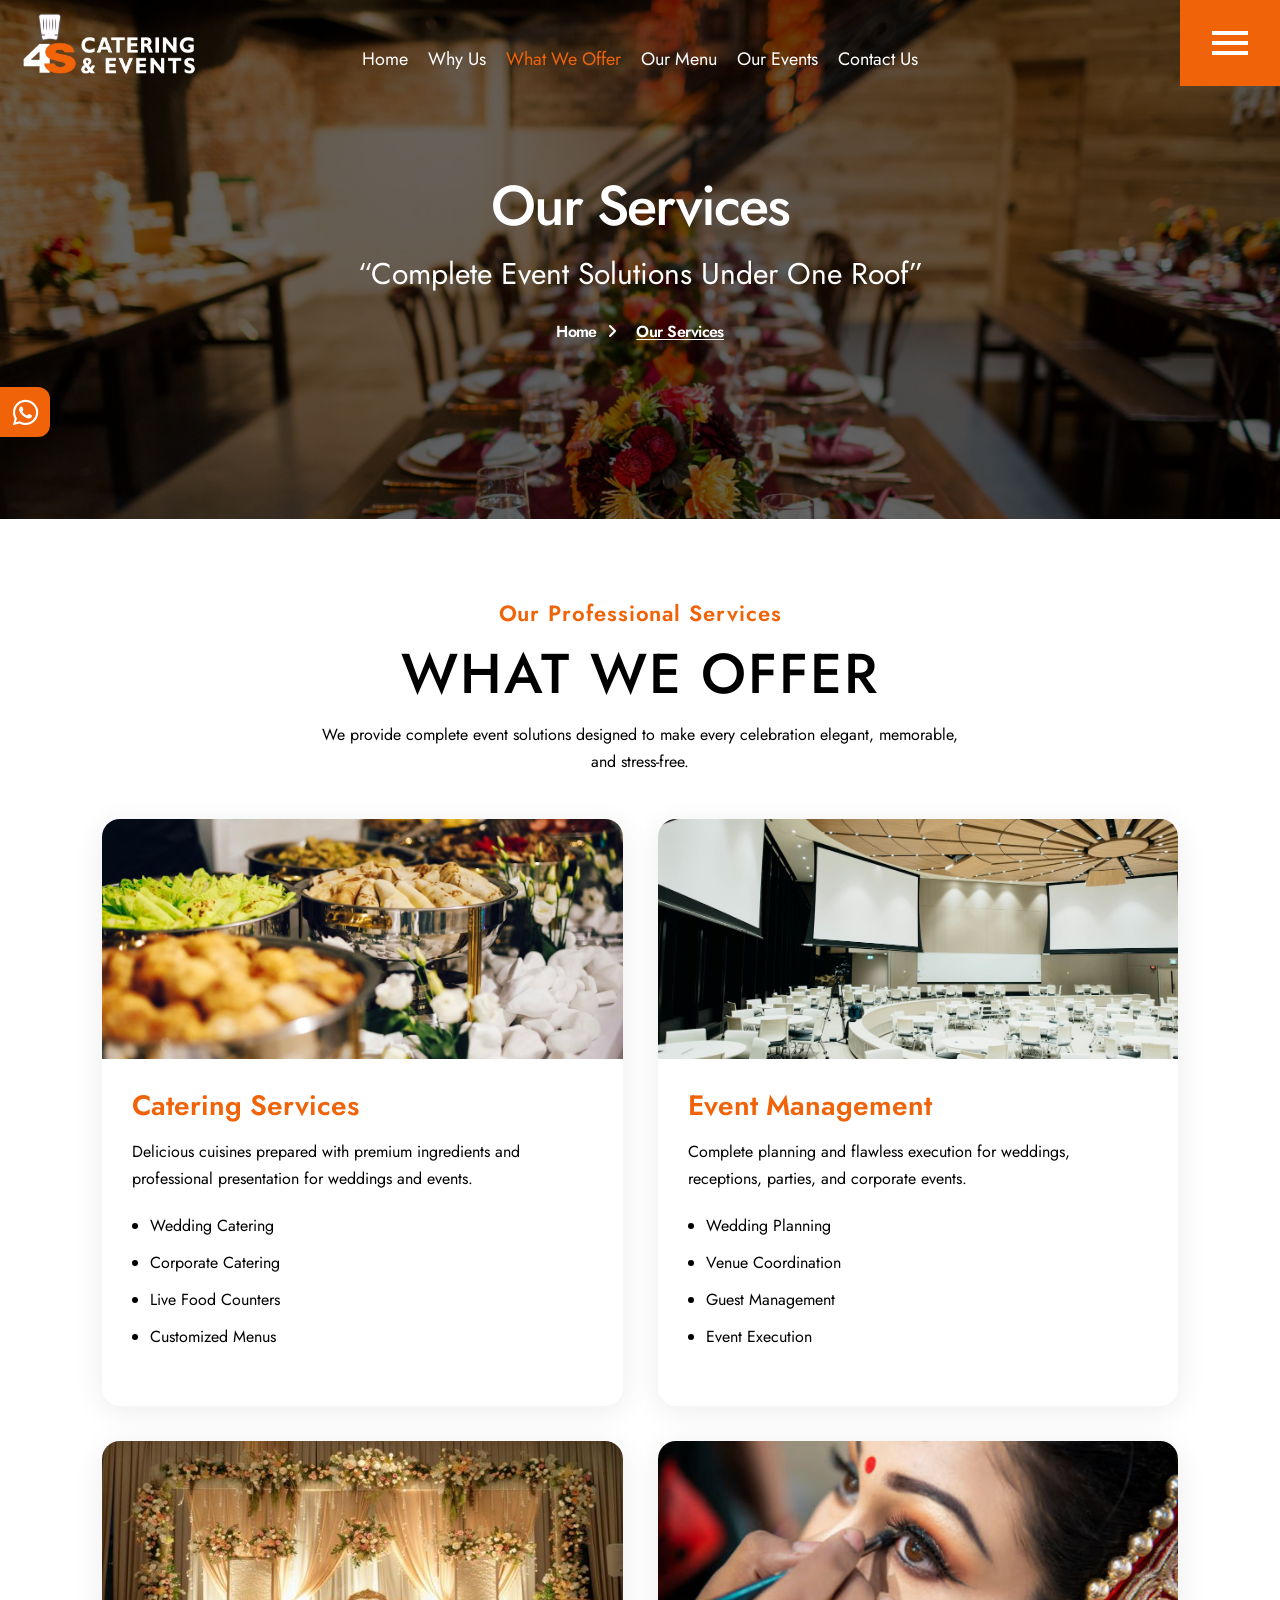
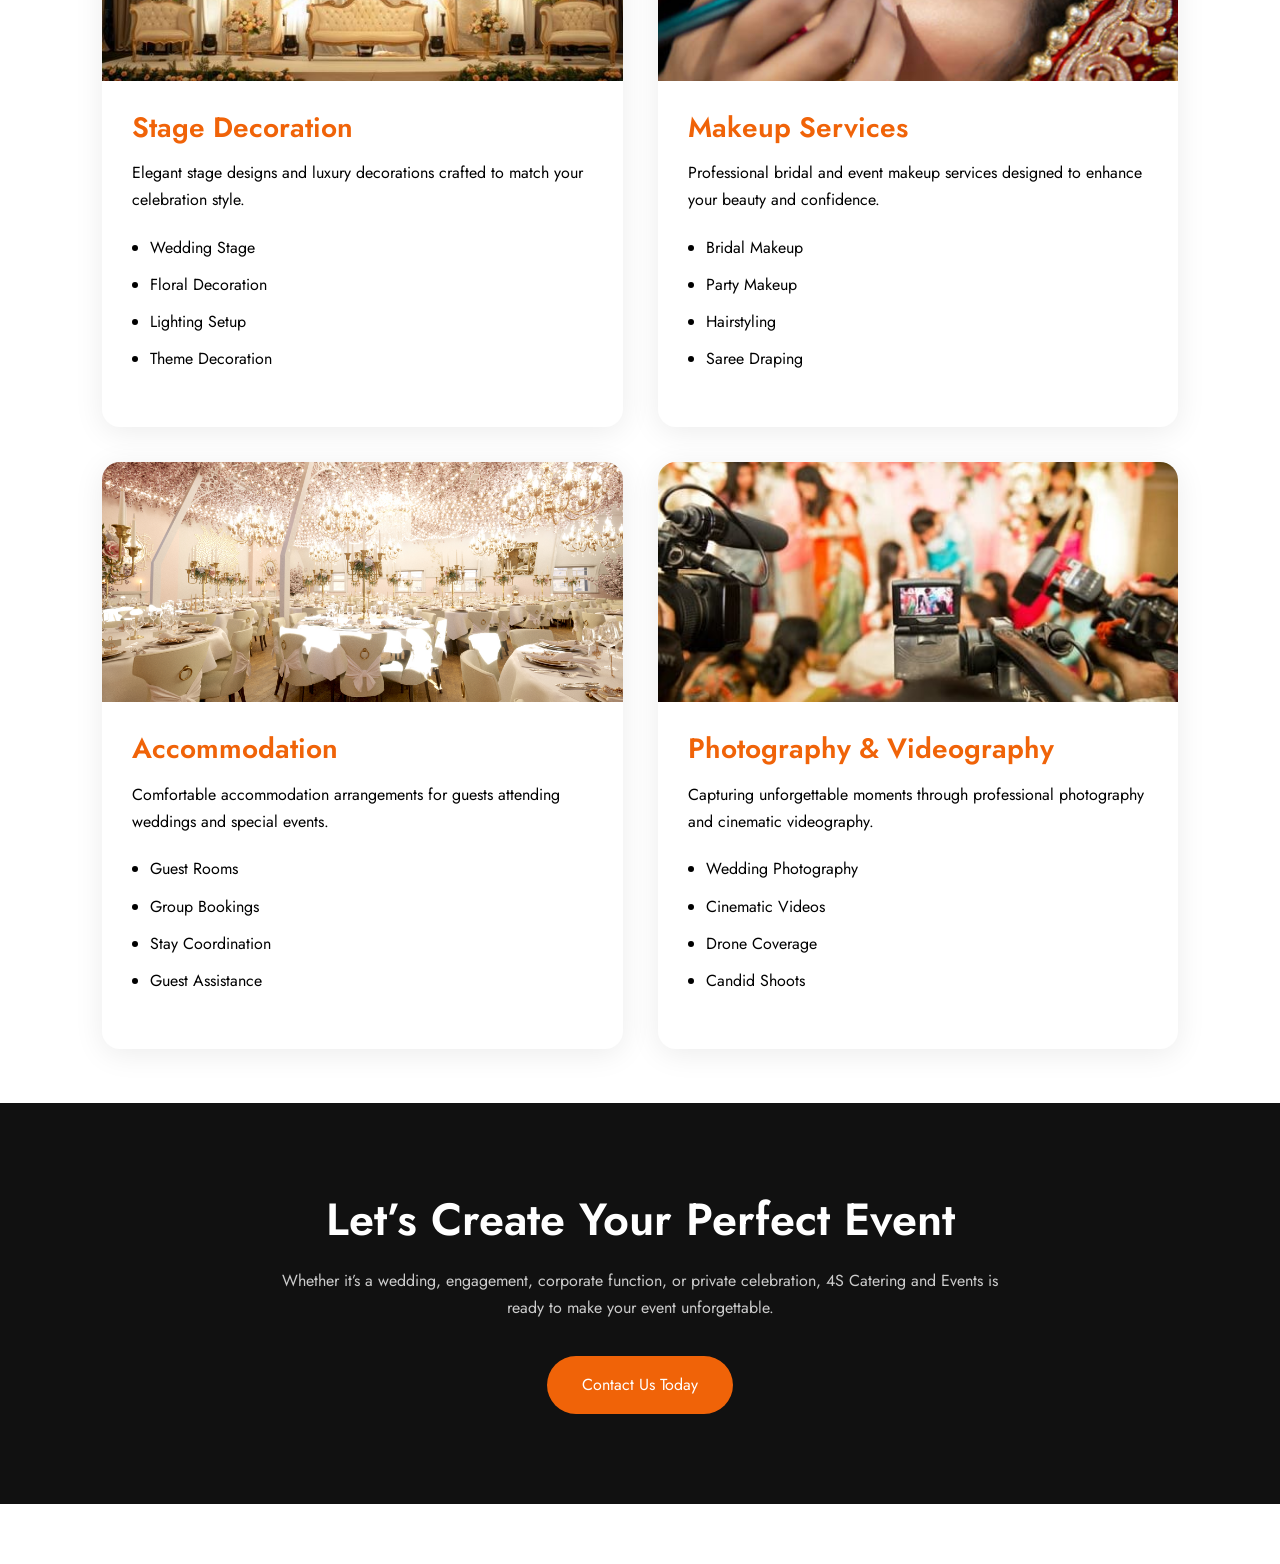
<file: services.html>
<!DOCTYPE html>
<html lang="en">

<head>
  <meta charset="UTF-8">
  <meta name="viewport" content="width=device-width, initial-scale=1.0">
  <title>4S Catering & Events | Exceptional Catering Services in Kerala</title>
  <!--Essential css files-->
  <link rel="stylesheet" href="assets/css/bootstrap.min.css">
  <link rel="stylesheet" href="assets/css/nice-select.css">
  <link rel="stylesheet" href="assets/css/animate.css">
  <link rel="stylesheet" href="assets/css/owl.carousel.min.css">
  <link rel="stylesheet" href="assets/css/owl.theme.default.min.css">
  <link rel="stylesheet" href="assets/css/magnific-popup.css">
  <link rel="stylesheet" href="assets/css/all.css">
  <link rel="stylesheet" href="assets/css/lenis.css">
  <link rel="stylesheet" href="assets/css/style.css">

  <!--favicon-->
  <link rel="icon" type="image/x-icon" href="/favicon.ico">
  <link rel="icon" type="image/x-icon" href="/favicon.png">
</head>

<!-- add this class for rtl rtl-enabled -->

<body class="">

  <!-- preloader start -->
  <div id="four-s-preloader">
  <img src="assets/images/logos/4s-logo.PNG" alt="4S Catering & Events Logo" class="four-s-logo" />
</div>
  <!-- preloader end -->

  <!-- cursor start -->
  <div class="cursor" id="cursor"></div>
  <div class="cursor2" id="cursor2">
    <div class="ball"></div>
  </div>
  <div class="cursor3" id="cursor3"></div>
  <!-- cursor end-->

  <!--color switcher start-->
  <a href="https://api.whatsapp.com/send?phone=919495661288&text=I%27m%20interested%20in%204S%20Catering%20%26%20Eventshttps://api.whatsapp.com/send?phone=919495661288&text=Hi%2C%20I%27m%20interested%20in%20your%20catering%20and%20event%20services.%20Please%20share%20more%20details."
    class="color-switcher-btn active"><i style="font-size: 29px;" class="fa-brands fa-whatsapp"></i></a>
  <!--color switcher end-->

  <!-- header start -->
  <header class="roister-header roister-header-area-2">
    <!-- header btm -->
    <div class="header-btm">
      <!-- logo wraper -->
      <div class="positioned-logo">
        <a href="index.html">
          <img class="header-logo header-logo-top" src="assets/images/logos/4s-logo-white.PNG" alt="logo">
        </a>
      </div>
      <div class="container">
        <div class="row align-items-center" style="height: 103px">
          <div class="col-lg-12 d-none d-lg-block">
            <div>
              <!-- desktop menu -->
              <nav class="main-menu">
                <ul>
                  <li>
                    <a href="index.html">Home</i></a>
                  </li>
                  <li>
                    <a href="about.html">Why Us</a>
                  </li>
                  <li>
                    <a style="color: var(--primary-color) !important;"  href="services.html">What We Offer</a>
                  </li>
                  <li>
                    <a href="our-menu.html">Our Menu</a>
                  </li>
                  <li>
                    <a href="gallery.html">Our Events</a>
                  </li>
                  
                  <li>
                    <a href="contact.html">Contact Us</a>
                  </li>
                </ul>
              </nav>
            </div>
          </div>
        </div>
      </div>

      <button class="sidebar-toggle-btn" type="button" onclick="this.classList.toggle('active')"
        data-bs-toggle="offcanvas" data-bs-target="#roister-mobile-menu-offcanvas">
        <span></span>
        <span></span>
        <span></span>
      </button>
    </div>
  </header>
  <div>

  </div>

  <!-- mobile menu start -->
  <div class="offcanvas offcanvas-start roister-mobile-menu-offcanvas" data-bs-scroll="true" tabindex="-1" id="roister-mobile-menu-offcanvas">

    <nav class="d-lg-none">
      <div class="nav mobile-tab-nav" id="nav-tab" role="tablist">
        <button class="nav-link active" id="nav-about-us-tab" data-bs-toggle="tab" data-bs-target="#nav-about-us" type="button" role="tab" aria-controls="nav-about-us" aria-selected="true">ABOUT US</button>
        <button class="nav-link" id="nav-menu-tab" data-bs-toggle="tab" data-bs-target="#nav-menu" type="button" role="tab" aria-controls="nav-menu" aria-selected="false">MENU</button>
      </div>
    </nav>
    <div class="tab-content" id="nav-tabContent">
      <div class="tab-pane fade show active" id="nav-about-us" role="tabpanel" aria-labelledby="nav-about-us-tab">
        <div class="offcanvas-header">
          <div class="logo">
            <a href="index.html">
              <img class="header-logo-mobile" src="assets/images/logos/4s-logo.PNG" alt="4s catering and events logo">
            </a>
          </div>
          <button type="button" class="mobile-menu-close-btn" data-bs-dismiss="offcanvas" aria-label="Close">
            <i class="fa-solid fa-xmark"></i>
          </button>
        </div>

        <div class="offcanvas-body">
          <div class="short-about-wraper">
            <p>
              4S Catering and Events is a trusted catering service in Trivandrum known for delivering high-quality food and exceptional service.
            </p>

            <div class="sidebar-popup-contact">
              <h4>Contact Info</h4>
              <ul>
                <li>
                  <div class="icon">
                    <i class="far fa-envelope"></i>
                  </div>
                  <div class="content">
                    <h6>Email</h6>
                    <a href="mailto:4scateringandevents@gmail.com">4scateringandevents@gmail.com</a>
                  </div>
                </li>
                <li>
                  <div class="icon">
                    <i class="fa-solid fa-phone"></i>
                  </div>
                  <div class="content">
                    <h6>Phone</h6>
                    <a href="tel:+91 94956 61288">+91 94956 61288</a>
                  </div>
                </li>
                <li>
                  <div class="icon">
                    <i class="fa-solid fa-location-dot"></i>
                  </div>
                  <div class="content">
                    <h6>Address</h6>
                    <a href="https://maps.app.goo.gl/LhPs8jQs8T9r3sPy6">Kowdiar, Thiruvananthapuram, Kerala 695003, India</a>
                  </div>
                </li>
              </ul>
            </div>

            <div class="sidebar-popup-social">
              <h4>Follow Us</h4>
              <a href="#"><i class="fab fa-facebook"></i></a>
              <a href="#"><i class="fa-brands fa-twitter"></i></a>
              <a href="#"><i class="fab fa-instagram"></i></a>
              <a href="#"><i class="fab fa-linkedin"></i></a>
            </div>
          </div>
        </div>
      </div>
      <div class="tab-pane fade" id="nav-menu" role="tabpanel" aria-labelledby="nav-menu-tab">
        <div class="offcanvas-header">
          <div class="logo">
            <a href="index.html">
              <img class="header-logo-mobile" src="assets/images/logos/4s-logo.PNG" alt="4s catering and events logo">
            </a>
          </div>
          <button type="button" class="mobile-menu-close-btn" data-bs-dismiss="offcanvas" aria-label="Close">
            <i class="fa-solid fa-xmark"></i>
          </button>
        </div>
        <div class="offcanvas-body">
          <nav class="mobile-menu">
            <ul>
              <li>
                    <a href="index.html">Home</i></a>
                  </li>
                  <li>
                    <a href="about.html">Why Us</a>
                  </li>
                  <li>
                    <a style="color: var(--primary-color) !important;"  href="services.html">What We Offer</a>
                  </li>
                  <li>
                    <a href="our-menu.html">Our Menu</a>
                  </li>
                  <li>
		                <a  onclick="openEnquiryForm()">Enquiry Now</a>
		              </li>
                  <li>
                    <a href="gallery.html">Our Events</a>
                  </li>
                  <li>
                    <a href="contact.html">Contact Us</a>
                  </li>
            </ul>
          </nav>
        </div>
      </div>

    </div>

  </div>
  <!-- mobile menu end -->

  <!-- breadcrumb start -->
  <div class="roister-breadcrumb-section" data-background="assets/images/breadcrumb/services.jpg">
    <div class="container position-relative z-3">
      <h1 class="breadcrumb-title mb-10 wow fadeInUp">Our Services </h1>
      <p class="text-center  wow fadeInUp mb-20" style="font-size: 30px;">“Complete Event Solutions Under One Roof”</p>
      <ul class="breadcrumb-list wow fadeInUp" data-wow-delay=".2s">
        <li><a href="index.html">Home</a></li>
        <li class="active">Our Services</li>
      </ul>
    </div>
  </div>
  <!-- breadcrumb end -->

  <section class="roister-team-section bg-white pt-80 pb-60">
    <div class="container">
        <div class="row justify-content-center">
        <div class="col-lg-7 text-center">
          <h5 class="section-subtitle mb-10 wow fadeInUp" data-wow-delay=".2s">Our Professional Services</h5>
          <h2 class="section-title mb-10 wow fadeInUp text-black"  data-wow-delay=".4s">WHAT WE OFFER</h2>
          <p class="wow mb-40 fadeInUp text-black" data-wow-delay=".6s">
        We provide complete event solutions designed to make every celebration
        elegant, memorable, and stress-free.
      </p>
        </div>
      </div>
    </div>

    <div class="four-s-custom">

  <!-- SERVICES SECTION -->
  <section class="services-section pt-40 pb-60">

    <div class="services-grid">

      <div class="service-card">
        <div class="service-image">
          <img src="assets/images/services/3.jpg" alt="Catering Services">
        </div>

        <div class="service-content">

          <h3>Catering Services</h3>

          <p>
            Delicious cuisines prepared with premium ingredients and professional
            presentation for weddings and events.
          </p>

          <ul>
            <li>Wedding Catering</li>
            <li>Corporate Catering</li>
            <li>Live Food Counters</li>
            <li>Customized Menus</li>
          </ul>

        </div>

      </div>

      <div class="service-card">

        <div class="service-image">
          <img src="assets/images/services/2.jpg" alt="Event Management">
        </div>

        <div class="service-content">

          <h3>Event Management</h3>

          <p>
            Complete planning and flawless execution for weddings,
            receptions, parties, and corporate events.
          </p>

          <ul>
            <li>Wedding Planning</li>
            <li>Venue Coordination</li>
            <li>Guest Management</li>
            <li>Event Execution</li>
          </ul>

        </div>

      </div>

      <div class="service-card">

        <div class="service-image">
          <img src="assets/images/services/1.jpeg" alt="Stage Decoration">
        </div>

        <div class="service-content">

          <h3>Stage Decoration</h3>

          <p>
            Elegant stage designs and luxury decorations crafted
            to match your celebration style.
          </p>

          <ul>
            <li>Wedding Stage</li>
            <li>Floral Decoration</li>
            <li>Lighting Setup</li>
            <li>Theme Decoration</li>
          </ul>

        </div>

      </div>

      <div class="service-card">

        <div class="service-image">
          <img src="assets/images/services/4.webp" alt="Makeup Services">
        </div>

        <div class="service-content">

          <h3>Makeup Services</h3>

          <p>
            Professional bridal and event makeup services
            designed to enhance your beauty and confidence.
          </p>

          <ul>
            <li>Bridal Makeup</li>
            <li>Party Makeup</li>
            <li>Hairstyling</li>
            <li>Saree Draping</li>
          </ul>

        </div>

      </div>

      <div class="service-card">

        <div class="service-image">
          <img src="assets/images/services/5.jpg" alt="Accommodation">
        </div>

        <div class="service-content">

          <h3>Accommodation</h3>

          <p>
            Comfortable accommodation arrangements for guests
            attending weddings and special events.
          </p>

          <ul>
            <li>Guest Rooms</li>
            <li>Group Bookings</li>
            <li>Stay Coordination</li>
            <li>Guest Assistance</li>
          </ul>

        </div>

      </div>

      <div class="service-card">

        <div class="service-image">
          <img src="assets/images/services/6.jpg" alt="Photography & Videography">
        </div>

        <div class="service-content">

          <h3>Photography & Videography</h3>

          <p>
            Capturing unforgettable moments through professional
            photography and cinematic videography.
          </p>

          <ul>
            <li>Wedding Photography</li>
            <li>Cinematic Videos</li>
            <li>Drone Coverage</li>
            <li>Candid Shoots</li>
          </ul>

        </div>

      </div>
    </div>
  </section>

  <!-- CTA SECTION -->

  <section class="cta-section" style="margin-top: 50px;">

    <h2>Let’s Create Your Perfect Event</h2>

    <p>
      Whether it’s a wedding, engagement, corporate function, or private celebration,
      4S Catering and Events is ready to make your event unforgettable.
    </p>

    <a href="/contact.html" class="cta-btn">Contact Us Today</a>

</div>

</div>

  </section>


  <!-- scroll to top -->
  <button type="button" class="scroll-top-btn">
    <i class="fa-solid fa-angles-up"></i>
  </button>

  <!--Esential Js Files-->
  <script src="assets/js/bootstrap.bundle.min.js"></script>
  <script src="assets/js/jquery.min.js"></script>
  <script src="assets/js/nice-select.js"></script>
  <script src="assets/js/wow.js"></script>
  <script src="assets/js/owl.carousel.min.js"></script>
  <script src="assets/js/magnific-popup.js"></script>
  <script src="assets/js/counterup.js"></script>
  <script src="assets/js/waypoints.min.js"></script>
  <script src="assets/js/lenis.min.js"></script>
  <script src="assets/js/gsap.min.js"></script>
  <script src="assets/js/ScrollTrigger.min.js"></script>
  <script src="assets/js/default-passive-events.js"></script>
  <script src="assets/js/script.js"></script>


</body>

</html>
</file>
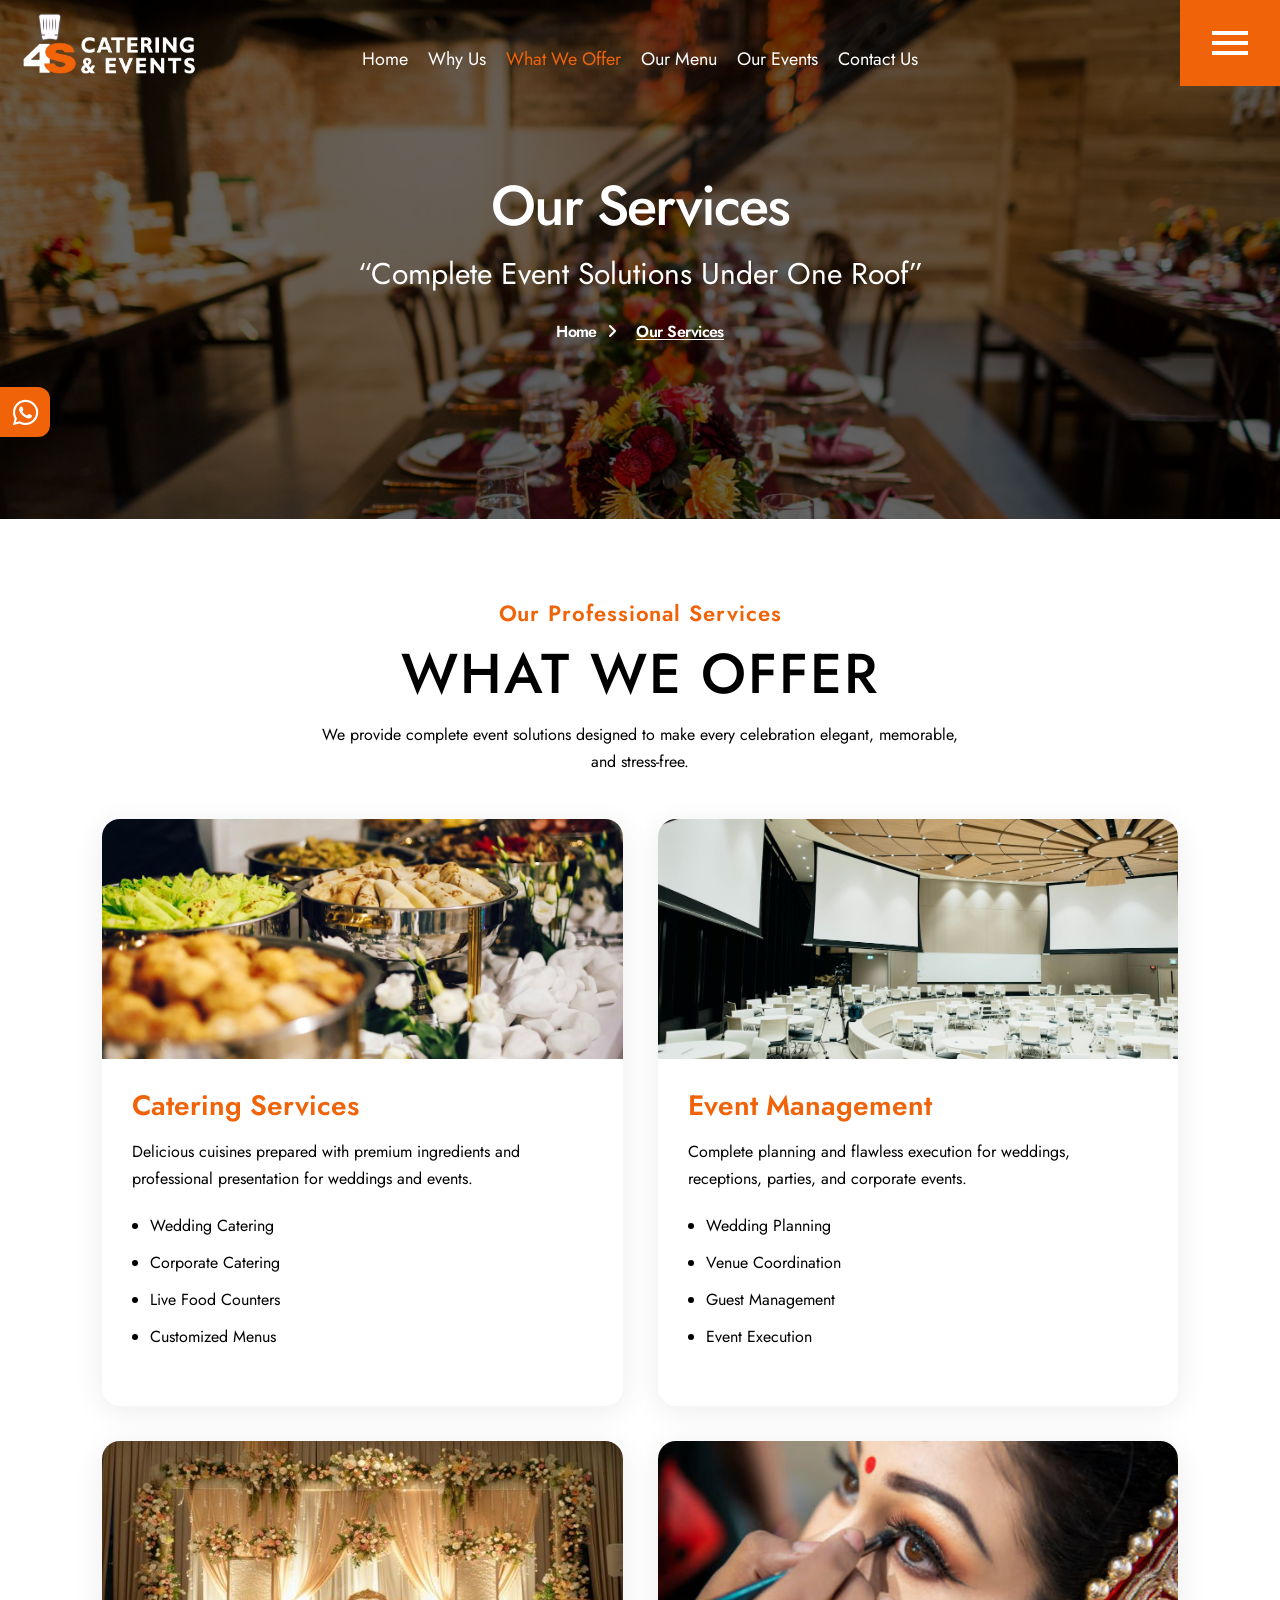
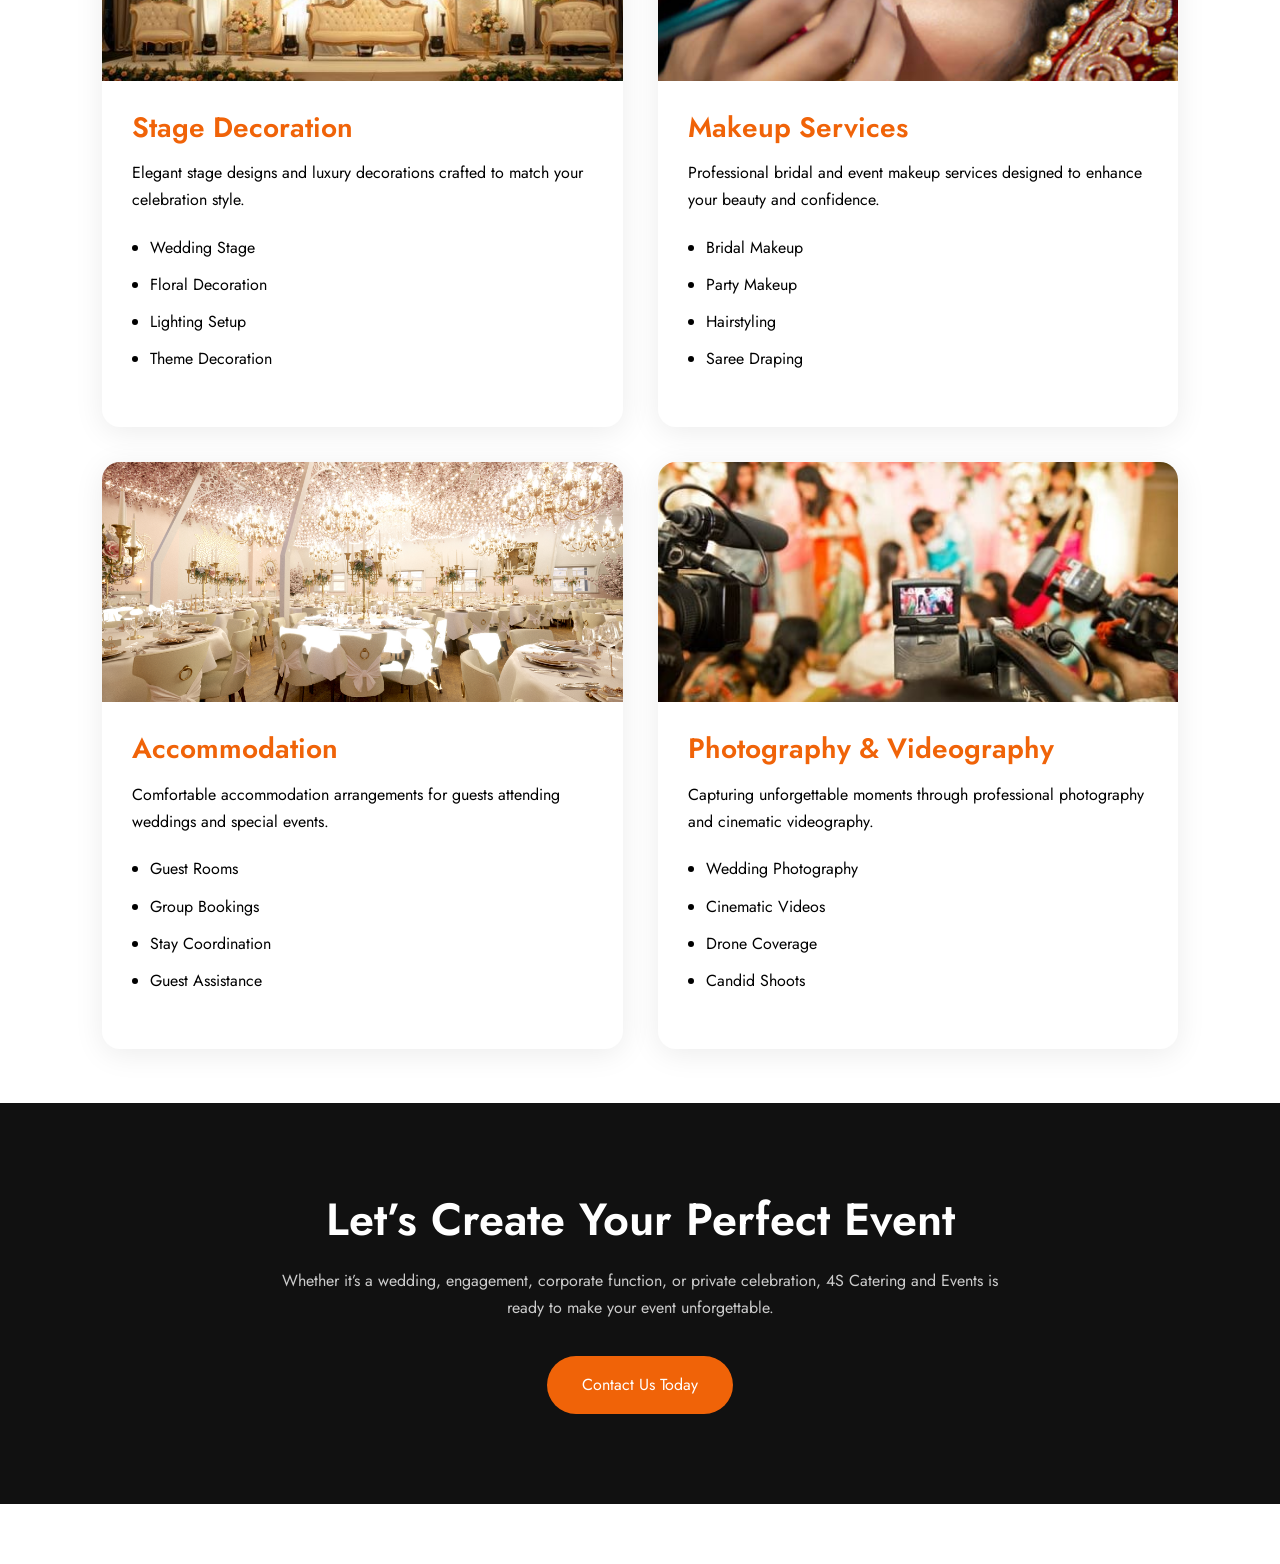
<file: servicess.html>
<!DOCTYPE html>
<html lang="en">

<head>
  <meta charset="UTF-8">
  <meta name="viewport" content="width=device-width, initial-scale=1.0">
  <title>4S Catering & Events | Exceptional Catering Services in Kerala</title>
  <!--Essential css files-->
  <link rel="stylesheet" href="assets/css/bootstrap.min.css">
  <link rel="stylesheet" href="assets/css/nice-select.css">
  <link rel="stylesheet" href="assets/css/animate.css">
  <link rel="stylesheet" href="assets/css/owl.carousel.min.css">
  <link rel="stylesheet" href="assets/css/owl.theme.default.min.css">
  <link rel="stylesheet" href="assets/css/magnific-popup.css">
  <link rel="stylesheet" href="assets/css/all.css">
  <link rel="stylesheet" href="assets/css/lenis.css">
  <link rel="stylesheet" href="assets/css/style.css">

  <!--favicon-->
  <link rel="icon" type="image/x-icon" href="/favicon.ico">
  <link rel="icon" type="image/x-icon" href="/favicon.png">
</head>

<!-- add this class for rtl rtl-enabled -->

<body class="">

  <!-- preloader start -->
  <div id="four-s-preloader">
  <img src="assets/images/logos/4s-logo.PNG" alt="4S Catering & Events Logo" class="four-s-logo" />
</div>
  <!-- preloader end -->

  <!-- cursor start -->
  <div class="cursor" id="cursor"></div>
  <div class="cursor2" id="cursor2">
    <div class="ball"></div>
  </div>
  <div class="cursor3" id="cursor3"></div>
  <!-- cursor end-->

  <!--color switcher start-->
  <a href="https://api.whatsapp.com/send?phone=919495661288&text=I%27m%20interested%20in%204S%20Catering%20%26%20Eventshttps://api.whatsapp.com/send?phone=919495661288&text=Hi%2C%20I%27m%20interested%20in%20your%20catering%20and%20event%20services.%20Please%20share%20more%20details."
    class="color-switcher-btn active"><i style="font-size: 29px;" class="fa-brands fa-whatsapp"></i></a>
  <!--color switcher end-->

  <!-- header start -->
  <header class="roister-header roister-header-area-2">
    <!-- header btm -->
    <div class="header-btm">
      <!-- logo wraper -->
      <div class="positioned-logo">
        <a href="index.html">
          <img class="header-logo header-logo-top" src="assets/images/logos/4s-logo-white.PNG" alt="logo">
        </a>
      </div>
      <div class="container">
        <div class="row align-items-center" style="height: 103px">
          <div class="col-lg-12 d-none d-lg-block">
            <div>
              <!-- desktop menu -->
              <nav class="main-menu">
                <ul>
                  <li>
                    <a href="index.html">Home</i></a>
                  </li>
                  <li>
                    <a href="about.html">Why Us</a>
                  </li>
                  <li>
                    <a style="color: var(--primary-color) !important;"  href="services.html">What We Offer</a>
                  </li>
                  <li>
                    <a href="our-menu.html">Our Menu</a>
                  </li>
                  <li>
                    <a href="gallery.html">Our Events</a>
                  </li>
                  
                  <li>
                    <a href="contact.html">Contact Us</a>
                  </li>
                </ul>
              </nav>
            </div>
          </div>
        </div>
      </div>

      <button class="sidebar-toggle-btn" type="button" onclick="this.classList.toggle('active')"
        data-bs-toggle="offcanvas" data-bs-target="#roister-mobile-menu-offcanvas">
        <span></span>
        <span></span>
        <span></span>
      </button>
    </div>
  </header>
  <div>

  </div>

  <!-- mobile menu start -->
  <div class="offcanvas offcanvas-start roister-mobile-menu-offcanvas" data-bs-scroll="true" tabindex="-1" id="roister-mobile-menu-offcanvas">

    <nav class="d-lg-none">
      <div class="nav mobile-tab-nav" id="nav-tab" role="tablist">
        <button class="nav-link active" id="nav-about-us-tab" data-bs-toggle="tab" data-bs-target="#nav-about-us" type="button" role="tab" aria-controls="nav-about-us" aria-selected="true">ABOUT US</button>
        <button class="nav-link" id="nav-menu-tab" data-bs-toggle="tab" data-bs-target="#nav-menu" type="button" role="tab" aria-controls="nav-menu" aria-selected="false">MENU</button>
      </div>
    </nav>
    <div class="tab-content" id="nav-tabContent">
      <div class="tab-pane fade show active" id="nav-about-us" role="tabpanel" aria-labelledby="nav-about-us-tab">
        <div class="offcanvas-header">
          <div class="logo">
            <a href="index.html">
              <img class="header-logo-mobile" src="assets/images/logos/4s-logo.PNG" alt="4s catering and events logo">
            </a>
          </div>
          <button type="button" class="mobile-menu-close-btn" data-bs-dismiss="offcanvas" aria-label="Close">
            <i class="fa-solid fa-xmark"></i>
          </button>
        </div>

        <div class="offcanvas-body">
          <div class="short-about-wraper">
            <p>
              4S Catering and Events is a trusted catering service in Trivandrum known for delivering high-quality food and exceptional service.
            </p>

            <div class="sidebar-popup-contact">
              <h4>Contact Info</h4>
              <ul>
                <li>
                  <div class="icon">
                    <i class="far fa-envelope"></i>
                  </div>
                  <div class="content">
                    <h6>Email</h6>
                    <a href="mailto:4scateringandevents@gmail.com">4scateringandevents@gmail.com</a>
                  </div>
                </li>
                <li>
                  <div class="icon">
                    <i class="fa-solid fa-phone"></i>
                  </div>
                  <div class="content">
                    <h6>Phone</h6>
                    <a href="tel:+91 94956 61288">+91 94956 61288</a>
                  </div>
                </li>
                <li>
                  <div class="icon">
                    <i class="fa-solid fa-location-dot"></i>
                  </div>
                  <div class="content">
                    <h6>Address</h6>
                    <a href="https://maps.app.goo.gl/LhPs8jQs8T9r3sPy6">Kowdiar, Thiruvananthapuram, Kerala 695003, India</a>
                  </div>
                </li>
              </ul>
            </div>

            <div class="sidebar-popup-social">
              <h4>Follow Us</h4>
              <a href="#"><i class="fab fa-facebook"></i></a>
              <a href="#"><i class="fa-brands fa-twitter"></i></a>
              <a href="#"><i class="fab fa-instagram"></i></a>
              <a href="#"><i class="fab fa-linkedin"></i></a>
            </div>
          </div>
        </div>
      </div>
      <div class="tab-pane fade" id="nav-menu" role="tabpanel" aria-labelledby="nav-menu-tab">
        <div class="offcanvas-header">
          <div class="logo">
            <a href="index.html">
              <img class="header-logo-mobile" src="assets/images/logos/4s-logo.PNG" alt="4s catering and events logo">
            </a>
          </div>
          <button type="button" class="mobile-menu-close-btn" data-bs-dismiss="offcanvas" aria-label="Close">
            <i class="fa-solid fa-xmark"></i>
          </button>
        </div>
        <div class="offcanvas-body">
          <nav class="mobile-menu">
            <ul>
              <li>
                    <a href="index.html">Home</i></a>
                  </li>
                  <li>
                    <a href="about.html">Why Us</a>
                  </li>
                  <li>
                    <a style="color: var(--primary-color) !important;"  href="services.html">What We Offer</a>
                  </li>
                  <li>
                    <a href="our-menu.html">Our Menu</a>
                  </li>
                  <li>
		                <a  onclick="openEnquiryForm()">Enquiry Now</a>
		              </li>
                  <li>
                    <a href="gallery.html">Our Events</a>
                  </li>
                  <li>
                    <a href="contact.html">Contact Us</a>
                  </li>
            </ul>
          </nav>
        </div>
      </div>

    </div>

  </div>
  <!-- mobile menu end -->

  <!-- breadcrumb start -->
  <div class="roister-breadcrumb-section" data-background="assets/images/breadcrumb/services.jpg">
    <div class="container position-relative z-3">
      <h1 class="breadcrumb-title mb-10 wow fadeInUp">Our Services </h1>
      <p class="text-center  wow fadeInUp mb-20" style="font-size: 30px;">“Complete Event Solutions Under One Roof”</p>
      <ul class="breadcrumb-list wow fadeInUp" data-wow-delay=".2s">
        <li><a href="index.html">Home</a></li>
        <li class="active">Our Services</li>
      </ul>
    </div>
  </div>
  <!-- breadcrumb end -->

  <section class="roister-team-section bg-white pt-80 pb-60">
    <div class="container">
        <div class="row justify-content-center">
        <div class="col-lg-7 text-center">
          <h5 class="section-subtitle mb-10 wow fadeInUp" data-wow-delay=".2s">Our Professional Services</h5>
          <h2 class="section-title mb-10 wow fadeInUp text-black"  data-wow-delay=".4s">WHAT WE OFFER</h2>
          <p class="wow mb-40 fadeInUp text-black" data-wow-delay=".6s">
        We provide complete event solutions designed to make every celebration
        elegant, memorable, and stress-free.
      </p>
        </div>
      </div>
    </div>

    <div class="four-s-custom">

  <!-- SERVICES SECTION -->
  <section class="services-section pt-40 pb-60">

    <div class="services-grid">

      <div class="service-card">
        <div class="service-image">
          <img src="assets/images/services/3.jpg" alt="Catering Services">
        </div>

        <div class="service-content">

          <h3>Catering Services</h3>

          <p>
            Delicious cuisines prepared with premium ingredients and professional
            presentation for weddings and events.
          </p>

          <ul>
            <li>Wedding Catering</li>
            <li>Corporate Catering</li>
            <li>Live Food Counters</li>
            <li>Customized Menus</li>
          </ul>

        </div>

      </div>

      <div class="service-card">

        <div class="service-image">
          <img src="assets/images/services/2.jpg" alt="Event Management">
        </div>

        <div class="service-content">

          <h3>Event Management</h3>

          <p>
            Complete planning and flawless execution for weddings,
            receptions, parties, and corporate events.
          </p>

          <ul>
            <li>Wedding Planning</li>
            <li>Venue Coordination</li>
            <li>Guest Management</li>
            <li>Event Execution</li>
          </ul>

        </div>

      </div>

      <div class="service-card">

        <div class="service-image">
          <img src="assets/images/services/1.jpeg" alt="Stage Decoration">
        </div>

        <div class="service-content">

          <h3>Stage Decoration</h3>

          <p>
            Elegant stage designs and luxury decorations crafted
            to match your celebration style.
          </p>

          <ul>
            <li>Wedding Stage</li>
            <li>Floral Decoration</li>
            <li>Lighting Setup</li>
            <li>Theme Decoration</li>
          </ul>

        </div>

      </div>

      <div class="service-card">

        <div class="service-image">
          <img src="assets/images/services/4.webp" alt="Makeup Services">
        </div>

        <div class="service-content">

          <h3>Makeup Services</h3>

          <p>
            Professional bridal and event makeup services
            designed to enhance your beauty and confidence.
          </p>

          <ul>
            <li>Bridal Makeup</li>
            <li>Party Makeup</li>
            <li>Hairstyling</li>
            <li>Saree Draping</li>
          </ul>

        </div>

      </div>

      <div class="service-card">

        <div class="service-image">
          <img src="assets/images/services/5.jpg" alt="Accommodation">
        </div>

        <div class="service-content">

          <h3>Accommodation</h3>

          <p>
            Comfortable accommodation arrangements for guests
            attending weddings and special events.
          </p>

          <ul>
            <li>Guest Rooms</li>
            <li>Group Bookings</li>
            <li>Stay Coordination</li>
            <li>Guest Assistance</li>
          </ul>

        </div>

      </div>

      <div class="service-card">

        <div class="service-image">
          <img src="assets/images/services/6.jpg" alt="Photography & Videography">
        </div>

        <div class="service-content">

          <h3>Photography & Videography</h3>

          <p>
            Capturing unforgettable moments through professional
            photography and cinematic videography.
          </p>

          <ul>
            <li>Wedding Photography</li>
            <li>Cinematic Videos</li>
            <li>Drone Coverage</li>
            <li>Candid Shoots</li>
          </ul>

        </div>

      </div>
    </div>
  </section>

  <!-- CTA SECTION -->

  <section class="cta-section" style="margin-top: 50px;">

    <h2>Let’s Create Your Perfect Event</h2>

    <p>
      Whether it’s a wedding, engagement, corporate function, or private celebration,
      4S Catering and Events is ready to make your event unforgettable.
    </p>

    <a href="/contact.html" class="cta-btn">Contact Us Today</a>

</div>

</div>

  </section>

  

    



  <!-- scroll to top -->
  <button type="button" class="scroll-top-btn">
    <i class="fa-solid fa-angles-up"></i>
  </button>

  <!--Esential Js Files-->
  <script src="assets/js/bootstrap.bundle.min.js"></script>
  <script src="assets/js/jquery.min.js"></script>
  <script src="assets/js/nice-select.js"></script>
  <script src="assets/js/wow.js"></script>
  <script src="assets/js/owl.carousel.min.js"></script>
  <script src="assets/js/magnific-popup.js"></script>
  <script src="assets/js/counterup.js"></script>
  <script src="assets/js/waypoints.min.js"></script>
  <script src="assets/js/lenis.min.js"></script>
  <script src="assets/js/gsap.min.js"></script>
  <script src="assets/js/ScrollTrigger.min.js"></script>
  <script src="assets/js/default-passive-events.js"></script>
  <script src="assets/js/script.js"></script>


</body>

</html>
</file>
<file: assets/css/nice-select.css>
.nice-select {
    -webkit-tap-highlight-color: transparent;
    background-color: #fff;
    border-radius: 0;
    border: solid 1px #e8e8e8;
    box-sizing: border-box;
    clear: both;
    cursor: pointer;
    display: block;
    float: left;
    font-family: inherit;
    font-size: 14px;
    font-weight: normal;
    height: 42px;
    line-height: 40px;
    outline: none;
    padding-left: 18px;
    padding-right: 30px;
    position: relative;
    text-align: left !important;
    -webkit-transition: all 0.2s ease-in-out;
    transition: all 0.2s ease-in-out;
    -webkit-user-select: none;
    -moz-user-select: none;
    -ms-user-select: none;
    user-select: none;
    white-space: nowrap;
    width: auto;
}

.nice-select:hover {
    border-color: #dbdbdb;
}

.nice-select:after {
    border-bottom: 2px solid #999;
    border-right: 2px solid #999;
    content: '';
    display: block;
    height: 5px;
    margin-top: -4px;
    pointer-events: none;
    position: absolute;
    right: 12px;
    top: 50%;
    -webkit-transform-origin: 66% 66%;
    -ms-transform-origin: 66% 66%;
    transform-origin: 66% 66%;
    -webkit-transform: rotate(45deg);
    -ms-transform: rotate(45deg);
    transform: rotate(45deg);
    -webkit-transition: all 0.15s ease-in-out;
    transition: all 0.15s ease-in-out;
    width: 5px;
}

.nice-select.open:after {
    -webkit-transform: rotate(-135deg);
    -ms-transform: rotate(-135deg);
    transform: rotate(-135deg);
}

.nice-select.open .list {
    opacity: 1;
    pointer-events: auto;
    -webkit-transform: scale(1) translateY(0);
    -ms-transform: scale(1) translateY(0);
    transform: scale(1) translateY(0);
}

.nice-select.disabled {
    border-color: #ededed;
    color: #999;
    pointer-events: none;
}

.nice-select.disabled:after {
    border-color: #cccccc;
}

.nice-select.wide {
    width: 100%;
}

.nice-select.wide .list {
    left: 0 !important;
    right: 0 !important;
}

.nice-select.right {
    float: right;
}

.nice-select.right .list {
    left: auto;
    right: 0;
}

.nice-select.small {
    font-size: 12px;
    height: 36px;
    line-height: 34px;
}

.nice-select.small:after {
    height: 4px;
    width: 4px;
}

.nice-select.small .option {
    line-height: 34px;
    min-height: 34px;
}

.nice-select .list {
    background-color: var(--white-color);
    border-radius: 5px;
    box-shadow: 0 0 0 1px rgba(68, 68, 68, 0.11);
    box-sizing: border-box;
    margin-top: 4px;
    opacity: 0;
    overflow: hidden;
    padding: 0;
    pointer-events: none;
    position: absolute;
    top: 100%;
    left: 0;
    -webkit-transform-origin: 50% 0;
    -ms-transform-origin: 50% 0;
    transform-origin: 50% 0;
    -webkit-transform: scale(0.75) translateY(-21px);
    -ms-transform: scale(0.75) translateY(-21px);
    transform: scale(0.75) translateY(-21px);
    -webkit-transition: all 0.2s cubic-bezier(0.5, 0, 0, 1.25), opacity 0.15s ease-out;
    transition: all 0.2s cubic-bezier(0.5, 0, 0, 1.25), opacity 0.15s ease-out;
    z-index: 9;
}

.nice-select .list:hover .option:not(:hover) {
    background-color: transparent !important;
    color: var(--neutral-800, #333D48);
}



.nice-select .option {
    cursor: pointer;
    font-weight: 400;
    line-height: 40px;
    list-style: none;
    min-height: 40px;
    outline: none;
    padding-left: 18px;
    padding-right: 29px;
    text-align: left;
    -webkit-transition: all 0.2s;
    transition: all 0.2s;
}

.nice-select .option:hover,
.nice-select .option.focus,
.nice-select .option.selected.focus {
    /* background-color: #f6f6f6; */
    background-color: var(--primary-color, #ffb238);
    color: var(--white-color, #ffffff);
}


.nice-select .option.disabled {
    background-color: transparent;
    color: #999;
    cursor: default;
}

.no-csspointerevents .nice-select .list {
    display: none;
}

.no-csspointerevents .nice-select.open .list {
    display: block;
}
</file>
<file: assets/css/lenis.css>
html.lenis,html.lenis body{height:auto}.lenis.lenis-smooth [data-lenis-prevent]{overscroll-behavior:contain}.lenis.lenis-stopped{overflow:clip}.lenis.lenis-smooth iframe{pointer-events:none}
</file>
<file: assets/css/style.css>
@charset "UTF-8";
/*
---------------------------------------------------
TABLE OF CONTENTS:
---------------------------------------------------
01. Base Styles
    1.1 Mixins
    1.2 Variables
    1.3 Reset
    1.4 Typography
    1.5 Spacing

02. Theme Styles
    2.1 Theme Classes
    2.2 Animations

03. Layouts
    3.1 Header
    3.2 Header 2
    3.3 Footer
    3.4 Footer 2
04. Components
    4.1 Preloader
    4.2 Common Styles
    4.3 Buttons
    4.4 Select Dropdown
    4.5 Main Menu
    4.6 Mobile Menu
    4.7 Accordion
    4.8 Breadcrumb
    4.9 Pagination
    4.10 Forms
    4.11 Theme Switcher
    4.12 Cursor Effects
    4.13 Social icons

05. Cards
    5.1 General Cards
    5.2 Single Blog Card

06. Page Styles
    6.1 Home Page 1
    6.2 Home Page 2
    6.3 About Page
    6.4 Reservation Page
    6.5 Single Chef
    6.6 Blog Page
    6.7 Contact Page
    6.8 Shop Details Page
    6.9 404 Error Page

07. RTL Styles (Right-to-Left)
*/
/************************************** 
01. Base Styles
**************************************/
/*-------------------------
    1.1 Mixins
-------------------------*/
/*-------------------------
    1.2 Variables
-------------------------*/
@import url("https://fonts.googleapis.com/css2?family=Jost:wght@100..900&family=Nothing+You+Could+Do&display=swap");
:root {
  --heading-font: "Jost", sans-serif;
  --body-font: "Jost", sans-serif;
  --default-font: sans-serif;
  --nothing-font: "Nothing You Could Do", cursive;
  --primary-color: #f06308;
  --text-color: #ffffff;
  --white-color: #ffffff;
  --dark-color: #000000;
  --dark-color-2: #121212;
  --negative-color: #dc3545;
  --bg-black-shade-1: #111111;
  --bg-black-shade-2: #191918;
  --bg-black-shade-3: #141414;
  --bg-black-shade-4: #111111;
  --border-color-1: #292929;
  --transition: all 0.5s ease;
  --box-shadow: 0 0 40px 5px rgb(0 0 0 / 5%);
  --fz-100: 100px;
  --fz-90: 90px;
  --fz-64: 64px;
  --fz-48: 48px;
  --fz-36: 36px;
  --fz-30: 30px;
  --fz-24: 24px;
  --fz-20: 20px;
  --fz-18: 18px;
  --fz-16: 16px;
  --fz-14: 14px;
  --fz-12: 12px;
  --fz-10: 10px;
  --fz-8: 8px; }

@media (max-width: 1399.97px) {
  :root {
    --fz-100: 85px;
    --fz-90: 78px;
    --fz-64: 56px;
    --fz-48: 42px;
    --fz-36: 32px;
    --fz-30: 26px;
    --fz-24: 22px;
    --fz-20: 18px;
    --fz-18: 16px; } }

@media (max-width: 1199.97px) {
  :root {
    --fz-100: 76px;
    --fz-90: 68px;
    --fz-64: 48px;
    --fz-48: 36px;
    --fz-36: 28px; } }

@media (max-width: 991.97px) {
  :root {
    --fz-100: 64px;
    --fz-90: 56px;
    --fz-64: 40px;
    --fz-48: 30px;
    --fz-36: 26px;
    --fz-30: 24px;
    --fz-24: 20px;
    --fz-20: 18px;
    --fz-18: 16px;
    --fz-16: 14px;
    --fz-14: 12px;
    --fz-12: 10px;
    --fz-10: 8px;
    --fz-8: 6px; } }

@media (max-width: 767.97px) {
  :root {
    --fz-100: 52px;
    --fz-90: 44px;
    --fz-64: 36px; } }

/*-------------------------
    1.3 Reset
-------------------------*/
body {
  margin: 0;
  font-family: var(--body-font);
  background: var(--dark-color); }

input,
textarea {
  outline: none;
  border: none; }
  input:focus,
  textarea:focus {
    outline: none;
    border: none; }

select {
  outline: none;
  border: 0; }

a {
  text-decoration: none;
  -webkit-transition: var(--transition);
  -o-transition: var(--transition);
  transition: var(--transition); }

ul {
  list-style-type: none;
  padding: 0;
  margin-bottom: 0; }

p {
  padding: 0;
  margin: 0; }

button {
  border: 0;
  background-color: transparent; }

img {
  width: 100%;
  -o-object-fit: cover;
  object-fit: cover; }

/*-------------------------
    1.4 Typography
-------------------------*/
h1,
h2,
h3,
h4,
h5,
h6 {
  color: var(--white-color);
  font-family: var(--heading-font);
  font-style: normal;
  padding: 0;
  margin: 0;
  word-wrap: break-word;
  text-wrap-mode: wrap; }

h1 {
  font-size: var(--fz-90);
  font-weight: 700;
  line-height: 120%; }

h2 {
  font-size: var(--fz-64);
  font-weight: 600;
  line-height: 120%; }

h3 {
  font-size: var(--fz-48);
  font-weight: 600;
  line-height: 120%; }

h4 {
  font-size: var(--fz-30);
  font-weight: 600;
  line-height: 130%; }

h5 {
  font-size: var(--fz-24);
  font-weight: 500;
  line-height: 130%; }

h6 {
  font-size: var(--fz-20);
  font-weight: 500;
  line-height: 130%; }

p {
  color: var(--white-color);
  font-family: var(--body-font);
  /* font-size: var(--fz-16); */
  font-size: var(--fz-18);
  font-style: normal;
  font-weight: 400;
  line-height: 170%; }

/*-------------------------
    1.5 Spacing
-------------------------*/
.pt-4 {
  padding-top: 4px; }

.pb-4 {
  padding-bottom: 4px; }

.py-4 {
  padding-top: 4px;
  padding-bottom: 4px; }

.mt-4 {
  margin-top: 4px; }

.mb-4 {
  margin-bottom: 4px; }

.my-4 {
  margin-top: 4px;
  margin-bottom: 4px; }

.pt-6 {
  padding-top: 6px; }

.pb-6 {
  padding-bottom: 6px; }

.py-6 {
  padding-top: 6px;
  padding-bottom: 6px; }

.mt-6 {
  margin-top: 6px; }

.mb-6 {
  margin-bottom: 6px; }

.my-6 {
  margin-top: 6px;
  margin-bottom: 6px; }

.pt-8 {
  padding-top: 8px; }

.pb-8 {
  padding-bottom: 8px; }

.py-8 {
  padding-top: 8px;
  padding-bottom: 8px; }

.mt-8 {
  margin-top: 8px; }

.mb-8 {
  margin-bottom: 8px; }

.my-8 {
  margin-top: 8px;
  margin-bottom: 8px; }

.pt-10 {
  padding-top: 10px; }

.pb-10 {
  padding-bottom: 10px; }

.py-10 {
  padding-top: 10px;
  padding-bottom: 10px; }

.mt-10 {
  margin-top: 10px; }

.mb-10 {
  margin-bottom: 10px; }

.my-10 {
  margin-top: 10px;
  margin-bottom: 10px; }

.pt-12 {
  padding-top: 12px; }

.pb-12 {
  padding-bottom: 12px; }

.py-12 {
  padding-top: 12px;
  padding-bottom: 12px; }

.mt-12 {
  margin-top: 12px; }

.mb-12 {
  margin-bottom: 12px; }

.my-12 {
  margin-top: 12px;
  margin-bottom: 12px; }

.pt-14 {
  padding-top: 14px; }

.pb-14 {
  padding-bottom: 14px; }

.py-14 {
  padding-top: 14px;
  padding-bottom: 14px; }

.mt-14 {
  margin-top: 14px; }

.mb-14 {
  margin-bottom: 14px; }

.my-14 {
  margin-top: 14px;
  margin-bottom: 14px; }

.pt-16 {
  padding-top: 16px; }

.pb-16 {
  padding-bottom: 16px; }

.py-16 {
  padding-top: 16px;
  padding-bottom: 16px; }

.mt-16 {
  margin-top: 16px; }

.mb-16 {
  margin-bottom: 16px; }

.my-16 {
  margin-top: 16px;
  margin-bottom: 16px; }

.pt-18 {
  padding-top: 18px; }

.pb-18 {
  padding-bottom: 18px; }

.py-18 {
  padding-top: 18px;
  padding-bottom: 18px; }

.mt-18 {
  margin-top: 18px; }

.mb-18 {
  margin-bottom: 18px; }

.my-18 {
  margin-top: 18px;
  margin-bottom: 18px; }

.pt-20 {
  padding-top: 20px; }

.pb-20 {
  padding-bottom: 20px; }

.py-20 {
  padding-top: 20px;
  padding-bottom: 20px; }

.mt-20 {
  margin-top: 20px; }

.mb-20 {
  margin-bottom: 20px; }

.my-20 {
  margin-top: 20px;
  margin-bottom: 20px; }

.pt-24 {
  padding-top: 24px; }

.pb-24 {
  padding-bottom: 24px; }

.py-24 {
  padding-top: 24px;
  padding-bottom: 24px; }

.mt-24 {
  margin-top: 24px; }

.mb-24 {
  margin-bottom: 24px; }

.my-24 {
  margin-top: 24px;
  margin-bottom: 24px; }

.pt-26 {
  padding-top: 26px; }

.pb-26 {
  padding-bottom: 26px; }

.py-26 {
  padding-top: 26px;
  padding-bottom: 26px; }

.mt-26 {
  margin-top: 26px; }

.mb-26 {
  margin-bottom: 26px; }

.my-26 {
  margin-top: 26px;
  margin-bottom: 26px; }

.pt-28 {
  padding-top: 28px; }

.pb-28 {
  padding-bottom: 28px; }

.py-28 {
  padding-top: 28px;
  padding-bottom: 28px; }

.mt-28 {
  margin-top: 28px; }

.mb-28 {
  margin-bottom: 28px; }

.my-28 {
  margin-top: 28px;
  margin-bottom: 28px; }

.pt-30 {
  padding-top: 30px; }

.pb-30 {
  padding-bottom: 30px; }

.py-30 {
  padding-top: 30px;
  padding-bottom: 30px; }

.mt-30 {
  margin-top: 30px; }

.mb-30 {
  margin-bottom: 30px; }

.my-30 {
  margin-top: 30px;
  margin-bottom: 30px; }

.pt-32 {
  padding-top: 32px; }

.pb-32 {
  padding-bottom: 32px; }

.py-32 {
  padding-top: 32px;
  padding-bottom: 32px; }

.mt-32 {
  margin-top: 32px; }

.mb-32 {
  margin-bottom: 32px; }

.my-32 {
  margin-top: 32px;
  margin-bottom: 32px; }

.pt-38 {
  padding-top: 38px; }

.pb-38 {
  padding-bottom: 38px; }

.py-38 {
  padding-top: 38px;
  padding-bottom: 38px; }

.mt-38 {
  margin-top: 38px; }

.mb-38 {
  margin-bottom: 38px; }

.my-38 {
  margin-top: 38px;
  margin-bottom: 38px; }

.pt-40 {
  padding-top: 40px; }

.pb-40 {
  padding-bottom: 40px; }

.py-40 {
  padding-top: 40px;
  padding-bottom: 40px; }

.mt-40 {
  margin-top: 40px; }

.mb-40 {
  margin-bottom: 40px; }

.my-40 {
  margin-top: 40px;
  margin-bottom: 40px; }

.pt-42 {
  padding-top: 42px; }

.pb-42 {
  padding-bottom: 42px; }

.py-42 {
  padding-top: 42px;
  padding-bottom: 42px; }

.mt-42 {
  margin-top: 42px; }

.mb-42 {
  margin-bottom: 42px; }

.my-42 {
  margin-top: 42px;
  margin-bottom: 42px; }

.pt-48 {
  padding-top: 48px; }

.pb-48 {
  padding-bottom: 48px; }

.py-48 {
  padding-top: 48px;
  padding-bottom: 48px; }

.mt-48 {
  margin-top: 48px; }

.mb-48 {
  margin-bottom: 48px; }

.my-48 {
  margin-top: 48px;
  margin-bottom: 48px; }

.pt-50 {
  padding-top: 50px; }

.pb-50 {
  padding-bottom: 50px; }

.py-50 {
  padding-top: 50px;
  padding-bottom: 50px; }

.mt-50 {
  margin-top: 50px; }

.mb-50 {
  margin-bottom: 50px; }

.my-50 {
  margin-top: 50px;
  margin-bottom: 50px; }

.pt-60 {
  padding-top: 60px; }

.pb-60 {
  padding-bottom: 60px; }

.py-60 {
  padding-top: 60px;
  padding-bottom: 60px; }

.mt-60 {
  margin-top: 60px; }

.mb-60 {
  margin-bottom: 60px; }

.my-60 {
  margin-top: 60px;
  margin-bottom: 60px; }

.pt-80 {
  padding-top: 80px; }

.pb-80 {
  padding-bottom: 80px; }

.py-80 {
  padding-top: 80px;
  padding-bottom: 80px; }

.mt-80 {
  margin-top: 80px; }

.mb-80 {
  margin-bottom: 80px; }

.my-80 {
  margin-top: 80px;
  margin-bottom: 80px; }

.pt-100 {
  padding-top: 100px; }

.pb-100 {
  padding-bottom: 100px; }

.py-100 {
  padding-top: 100px;
  padding-bottom: 100px; }

.mt-100 {
  margin-top: 100px; }

.mb-100 {
  margin-bottom: 100px; }

.my-100 {
  margin-top: 100px;
  margin-bottom: 100px; }

.pt-120 {
  padding-top: 120px; }

.pb-120 {
  padding-bottom: 120px; }

.py-120 {
  padding-top: 120px;
  padding-bottom: 120px; }

.mt-120 {
  margin-top: 120px; }

.mb-120 {
  margin-bottom: 120px; }

.my-120 {
  margin-top: 120px;
  margin-bottom: 120px; }

@media (max-width: 1199.97px) {
  .pt-120 {
    padding-top: 80px; }
  .pb-120 {
    padding-bottom: 80px; }
  .mt-120 {
    margin-top: 80px; }
  .mb-120 {
    margin-bottom: 80px; }
  .py-120 {
    padding-top: 80px;
    padding-bottom: 80px; }
  .my-120 {
    margin-top: 80px;
    margin-bottom: 80px; }
  .pt-100 {
    padding-top: 70px; }
  .pb-100 {
    padding-bottom: 70px; }
  .mt-100 {
    margin-top: 70px; }
  .mb-100 {
    margin-bottom: 70px; }
  .py-100 {
    padding-top: 70px;
    padding-bottom: 70px; }
  .my-100 {
    margin-top: 70px;
    margin-bottom: 70px; }
  .pt-80 {
    padding-top: 60px; }
  .pb-80 {
    padding-bottom: 60px; }
  .mt-80 {
    margin-top: 60px; }
  .mb-80 {
    margin-bottom: 60px; }
  .py-80 {
    padding-top: 60px;
    padding-bottom: 60px; }
  .my-80 {
    margin-top: 60px;
    margin-bottom: 60px; }
  .pt-60 {
    padding-top: 50px; }
  .pb-60 {
    padding-bottom: 50px; }
  .mt-60 {
    margin-top: 50px; }
  .mb-60 {
    margin-bottom: 50px; }
  .py-60 {
    padding-top: 50px;
    padding-bottom: 50px; }
  .my-60 {
    margin-top: 50px;
    margin-bottom: 50px; }
  .pt-50 {
    padding-top: 48px; }
  .pb-50 {
    padding-bottom: 48px; }
  .mt-50 {
    margin-top: 48px; }
  .mb-50 {
    margin-bottom: 48px; }
  .py-50 {
    padding-top: 48px;
    padding-bottom: 48px; }
  .my-50 {
    margin-top: 48px;
    margin-bottom: 48px; }
  .pt-48 {
    padding-top: 42px; }
  .pb-48 {
    padding-bottom: 42px; }
  .mt-48 {
    margin-top: 42px; }
  .mb-48 {
    margin-bottom: 42px; }
  .py-48 {
    padding-top: 42px;
    padding-bottom: 42px; }
  .my-48 {
    margin-top: 42px;
    margin-bottom: 42px; }
  .pt-42 {
    padding-top: 40px; }
  .pb-42 {
    padding-bottom: 40px; }
  .mt-42 {
    margin-top: 40px; }
  .mb-42 {
    margin-bottom: 40px; }
  .py-42 {
    padding-top: 40px;
    padding-bottom: 40px; }
  .my-42 {
    margin-top: 40px;
    margin-bottom: 40px; }
  .pt-40 {
    padding-top: 38px; }
  .pb-40 {
    padding-bottom: 38px; }
  .mt-40 {
    margin-top: 38px; }
  .mb-40 {
    margin-bottom: 38px; }
  .py-40 {
    padding-top: 38px;
    padding-bottom: 38px; }
  .my-40 {
    margin-top: 38px;
    margin-bottom: 38px; }
  .pt-38 {
    padding-top: 36px; }
  .pb-38 {
    padding-bottom: 36px; }
  .mt-38 {
    margin-top: 36px; }
  .mb-38 {
    margin-bottom: 36px; }
  .py-38 {
    padding-top: 36px;
    padding-bottom: 36px; }
  .my-38 {
    margin-top: 36px;
    margin-bottom: 36px; }
  .pt-32 {
    padding-top: 30px; }
  .pb-32 {
    padding-bottom: 30px; }
  .mt-32 {
    margin-top: 30px; }
  .mb-32 {
    margin-bottom: 30px; }
  .py-32 {
    padding-top: 30px;
    padding-bottom: 30px; }
  .my-32 {
    margin-top: 30px;
    margin-bottom: 30px; }
  .pt-30 {
    padding-top: 28px; }
  .pb-30 {
    padding-bottom: 28px; }
  .mt-30 {
    margin-top: 28px; }
  .mb-30 {
    margin-bottom: 28px; }
  .py-30 {
    padding-top: 28px;
    padding-bottom: 28px; }
  .my-30 {
    margin-top: 28px;
    margin-bottom: 28px; }
  .pt-28 {
    padding-top: 26px; }
  .pb-28 {
    padding-bottom: 26px; }
  .mt-28 {
    margin-top: 26px; }
  .mb-28 {
    margin-bottom: 26px; }
  .py-28 {
    padding-top: 26px;
    padding-bottom: 26px; }
  .my-28 {
    margin-top: 26px;
    margin-bottom: 26px; }
  .pt-26 {
    padding-top: 24px; }
  .pb-26 {
    padding-bottom: 24px; }
  .mt-26 {
    margin-top: 24px; }
  .mb-26 {
    margin-bottom: 24px; }
  .py-26 {
    padding-top: 24px;
    padding-bottom: 24px; }
  .my-26 {
    margin-top: 24px;
    margin-bottom: 24px; }
  .pt-24 {
    padding-top: 22px; }
  .pb-24 {
    padding-bottom: 22px; }
  .mt-24 {
    margin-top: 22px; }
  .mb-24 {
    margin-bottom: 22px; }
  .py-24 {
    padding-top: 22px;
    padding-bottom: 22px; }
  .my-24 {
    margin-top: 22px;
    margin-bottom: 22px; } }

@media (max-width: 767.97px) {
  .pt-120 {
    padding-top: 60px; }
  .pb-120 {
    padding-bottom: 60px; }
  .mt-120 {
    margin-top: 60px; }
  .mb-120 {
    margin-bottom: 60px; }
  .py-120 {
    padding-top: 60px;
    padding-bottom: 60px; }
  .my-120 {
    margin-top: 60px;
    margin-bottom: 60px; }
  .pt-100 {
    padding-top: 50px; }
  .pb-100 {
    padding-bottom: 50px; }
  .mt-100 {
    margin-top: 50px; }
  .mb-100 {
    margin-bottom: 50px; }
  .py-100 {
    padding-top: 50px;
    padding-bottom: 50px; }
  .my-100 {
    margin-top: 50px;
    margin-bottom: 50px; }
  .pt-80 {
    padding-top: 50px; }
  .pb-80 {
    padding-bottom: 50px; }
  .mt-80 {
    margin-top: 50px; }
  .mb-80 {
    margin-bottom: 50px; }
  .py-80 {
    padding-top: 50px;
    padding-bottom: 50px; }
  .my-80 {
    margin-top: 50px;
    margin-bottom: 50px; }
  .pt-60 {
    padding-top: 48px; }
  .pb-60 {
    padding-bottom: 48px; }
  .mt-60 {
    margin-top: 48px; }
  .mb-60 {
    margin-bottom: 48px; }
  .py-60 {
    padding-top: 48px;
    padding-bottom: 48px; }
  .my-60 {
    margin-top: 48px;
    margin-bottom: 48px; }
  .pt-50 {
    padding-top: 42px; }
  .pb-50 {
    padding-bottom: 42px; }
  .mt-50 {
    margin-top: 42px; }
  .mb-50 {
    margin-bottom: 42px; }
  .py-50 {
    padding-top: 42px;
    padding-bottom: 42px; }
  .my-50 {
    margin-top: 42px;
    margin-bottom: 42px; }
  .pt-48 {
    padding-top: 40px; }
  .pb-48 {
    padding-bottom: 40px; }
  .mt-48 {
    margin-top: 40px; }
  .mb-48 {
    margin-bottom: 40px; }
  .py-48 {
    padding-top: 40px;
    padding-bottom: 40px; }
  .my-48 {
    margin-top: 40px;
    margin-bottom: 40px; }
  .pt-42 {
    padding-top: 38px; }
  .pb-42 {
    padding-bottom: 38px; }
  .mt-42 {
    margin-top: 38px; }
  .mb-42 {
    margin-bottom: 38px; }
  .py-42 {
    padding-top: 38px;
    padding-bottom: 38px; }
  .my-42 {
    margin-top: 38px;
    margin-bottom: 38px; }
  .pt-40 {
    padding-top: 36px; }
  .pb-40 {
    padding-bottom: 36px; }
  .mt-40 {
    margin-top: 36px; }
  .mb-40 {
    margin-bottom: 36px; }
  .py-40 {
    padding-top: 36px;
    padding-bottom: 36px; }
  .my-40 {
    margin-top: 36px;
    margin-bottom: 36px; }
  .pt-38 {
    padding-top: 32px; }
  .pb-38 {
    padding-bottom: 32px; }
  .mt-38 {
    margin-top: 32px; }
  .mb-38 {
    margin-bottom: 32px; }
  .py-38 {
    padding-top: 32px;
    padding-bottom: 32px; }
  .my-38 {
    margin-top: 32px;
    margin-bottom: 32px; }
  .pt-32 {
    padding-top: 28px; }
  .pb-32 {
    padding-bottom: 28px; }
  .mt-32 {
    margin-top: 28px; }
  .mb-32 {
    margin-bottom: 28px; }
  .py-32 {
    padding-top: 28px;
    padding-bottom: 28px; }
  .my-32 {
    margin-top: 28px;
    margin-bottom: 28px; }
  .pt-30 {
    padding-top: 26px; }
  .pb-30 {
    padding-bottom: 26px; }
  .mt-30 {
    margin-top: 26px; }
  .mb-30 {
    margin-bottom: 26px; }
  .py-30 {
    padding-top: 26px;
    padding-bottom: 26px; }
  .my-30 {
    margin-top: 26px;
    margin-bottom: 26px; }
  .pt-28 {
    padding-top: 24px; }
  .pb-28 {
    padding-bottom: 24px; }
  .mt-28 {
    margin-top: 24px; }
  .mb-28 {
    margin-bottom: 24px; }
  .py-28 {
    padding-top: 24px;
    padding-bottom: 24px; }
  .my-28 {
    margin-top: 24px;
    margin-bottom: 24px; }
  .pt-26 {
    padding-top: 22px; }
  .pb-26 {
    padding-bottom: 22px; }
  .mt-26 {
    margin-top: 22px; }
  .mb-26 {
    margin-bottom: 22px; }
  .py-26 {
    padding-top: 22px;
    padding-bottom: 22px; }
  .my-26 {
    margin-top: 22px;
    margin-bottom: 22px; }
  .pt-24 {
    padding-top: 20px; }
  .pb-24 {
    padding-bottom: 20px; }
  .mt-24 {
    margin-top: 20px; }
  .mb-24 {
    margin-bottom: 20px; }
  .py-24 {
    padding-top: 20px;
    padding-bottom: 20px; }
  .my-24 {
    margin-top: 20px;
    margin-bottom: 20px; } }

.ml-100 {
  margin-left: 100px; }
  @media (max-width: 767.97px) {
    .ml-100 {
      margin-left: 24px; } }

/******************************* 
02. Theme Styles
**********************************/
/*-------------------------
    2.1 Theme Classes
-------------------------*/
.border-radius-50 {
  border-radius: 50px !important; }

.border-radius-25 {
  border-radius: 25px !important; }

.border-radius-16 {
  border-radius: 16px !important; }

.border-radius-12 {
  border-radius: 12px !important; }

.border-radius-10 {
  border-radius: 10px !important; }

.border-radius-6 {
  border-radius: 6px !important; }

.text-primary-color {
  color: var(--primary-color); }

.common-bg-style, .roister-footer-1, .roister-footer-2, .roister-about-section, .roister-ticker-wraper, .roister-photo-gallery-section, .roister-hero-section-2, .roister-hm2-upcoming-event-section .left-side, .roister-hm2-upcoming-event-section .right-side, .roister-hm2-reservation-form, .roister-blog-section-2, .roister-about-vdo-section {
  background-size: cover;
  background-repeat: no-repeat;
  background-position: center; }

.owl-theme .owl-dots {
  display: -webkit-box;
  display: -ms-flexbox;
  display: flex;
  -webkit-box-pack: center;
  -ms-flex-pack: center;
  justify-content: center;
  gap: 8px; }
  .owl-theme .owl-dots .owl-dot.active span {
    background: var(--white-color) !important; }
    .owl-theme .owl-dots .owl-dot.active span::after {
      border: 1px solid var(--white-color); }
  .owl-theme .owl-dots .owl-dot span {
    width: 5px;
    height: 5px;
    background: rgba(255, 255, 255, 0.1) !important;
    position: relative; }
    .owl-theme .owl-dots .owl-dot span::after {
      content: "";
      width: 20px;
      height: 20px;
      border-radius: 50%;
      border: 1px solid transparent;
      display: inline-block;
      position: absolute;
      top: 50%;
      left: 50%;
      -webkit-transform: translate(-48%, -53%);
      -ms-transform: translate(-48%, -53%);
      transform: translate(-48%, -53%); }

.fz-18 {
  font-size: var(--fz-18); }

.max-w-337 {
  max-width: 337px;
  width: 100%; }

.max-h-358 {
  max-height: 358px;
  height: 100%; }

.reveal-img {
  visibility: hidden;
  position: relative;
  overflow: hidden; }
  .reveal-img img {
    height: 100%;
    width: 100%;
    -o-object-fit: cover;
    object-fit: cover;
    -webkit-transform-origin: left;
    -ms-transform-origin: left;
    transform-origin: left; }

.heading-primary-underline {
  position: relative; }
  .heading-primary-underline::after {
    content: "";
    position: absolute;
    bottom: -10px;
    left: 0;
    width: 58px;
    height: 2px;
    -ms-flex-negative: 0;
    flex-shrink: 0;
    background-color: var(--primary-color); }

.dropdown-item:hover,
.dropdown-item.active,
.dropdown-item:active {
  color: var(--text-color);
  text-decoration: none;
  background-color: var(--primary-color); }

/*-------------------------
    2.2 Animations
-------------------------*/
@-webkit-keyframes ticker-left {
  0% {
    -webkit-transform: translateX(0);
    transform: translateX(0); }
  to {
    -webkit-transform: translateX(-100%);
    transform: translateX(-100%); } }
@keyframes ticker-left {
  0% {
    -webkit-transform: translateX(0);
    transform: translateX(0); }
  to {
    -webkit-transform: translateX(-100%);
    transform: translateX(-100%); } }

@-webkit-keyframes ticker-right {
  0% {
    -webkit-transform: translateX(-100%);
    transform: translateX(-100%); }
  to {
    -webkit-transform: translateX(0%);
    transform: translateX(0%); } }

@keyframes ticker-right {
  0% {
    -webkit-transform: translateX(-100%);
    transform: translateX(-100%); }
  to {
    -webkit-transform: translateX(0%);
    transform: translateX(0%); } }

/*---------
animation rotate-center for blog
-----------*/
.vdo-rotate-center {
  -webkit-animation: vdo-rotate-center 6000ms linear infinite both;
  animation: vdo-rotate-center 6000ms linear infinite both; }

@-webkit-keyframes vdo-rotate-center {
  0% {
    -webkit-transform: translate(-50%, -50%) rotate(0);
    transform: translate(-50%, -50%) rotate(0); }
  100% {
    -webkit-transform: translate(-50%, -50%) rotate(360deg);
    transform: translate(-50%, -50%) rotate(360deg); } }

@keyframes vdo-rotate-center {
  0% {
    -webkit-transform: translate(-50%, -50%) rotate(0);
    transform: translate(-50%, -50%) rotate(0); }
  100% {
    -webkit-transform: translate(-50%, -50%) rotate(360deg);
    transform: translate(-50%, -50%) rotate(360deg); } }

/*---------
animation rotate-center
-----------*/
.rotate-center {
  -webkit-animation: rotate-center 6000ms linear infinite both;
  animation: rotate-center 6000ms linear infinite both; }
  .rotate-center:hover {
    -webkit-animation-play-state: paused;
    animation-play-state: paused; }

@-webkit-keyframes rotate-center {
  0% {
    -webkit-transform: rotate(0);
    transform: rotate(0); }
  100% {
    -webkit-transform: rotate(360deg);
    transform: rotate(360deg); } }

@keyframes rotate-center {
  0% {
    -webkit-transform: rotate(0);
    transform: rotate(0); }
  100% {
    -webkit-transform: rotate(360deg);
    transform: rotate(360deg); } }

.item-bounce {
  -webkit-animation: bounce 3s infinite ease-in-out;
  -o-animation: bounce 3s infinite ease-in-out;
  -ms-animation: bounce 3s infinite ease-in-out;
  -moz-animation: bounce 3s infinite ease-in-out;
  animation: bounce 3s infinite ease-in-out; }

.item-bounce-rtl-img {
  -webkit-animation: bounce_rtl_img 3s infinite ease-in-out;
  -o-animation: bounce_rtl_img 3s infinite ease-in-out;
  -ms-animation: bounce_rtl_img 3s infinite ease-in-out;
  -moz-animation: bounce_rtl_img 3s infinite ease-in-out;
  animation: bounce_rtl_img 3s infinite ease-in-out; }

@-webkit-keyframes bounce_rtl_img {
  0% {
    -webkit-transform: scaleX(-1) translateY(-5px);
    transform: scaleX(-1) translateY(-5px); }
  50% {
    -webkit-transform: scaleX(-1) translateY(10px);
    transform: scaleX(-1) translateY(10px); }
  100% {
    -webkit-transform: scaleX(-1) translateY(-5px);
    transform: scaleX(-1) translateY(-5px); } }

@keyframes bounce_rtl_img {
  0% {
    -webkit-transform: scaleX(-1) translateY(-5px);
    transform: scaleX(-1) translateY(-5px); }
  50% {
    -webkit-transform: scaleX(-1) translateY(10px);
    transform: scaleX(-1) translateY(10px); }
  100% {
    -webkit-transform: scaleX(-1) translateY(-5px);
    transform: scaleX(-1) translateY(-5px); } }

@-webkit-keyframes bounce {
  0% {
    -webkit-transform: translateY(-5px);
    transform: translateY(-5px); }
  50% {
    -webkit-transform: translateY(10px);
    transform: translateY(10px); }
  100% {
    -webkit-transform: translateY(-5px);
    transform: translateY(-5px); } }

@keyframes bounce {
  0% {
    -webkit-transform: translateY(-5px);
    transform: translateY(-5px); }
  50% {
    -webkit-transform: translateY(10px);
    transform: translateY(10px); }
  100% {
    -webkit-transform: translateY(-5px);
    transform: translateY(-5px); } }

.item-zooming {
  -webkit-animation: zooming 3s infinite ease-in-out;
  -o-animation: zooming 3s infinite ease-in-out;
  -ms-animation: zooming 3s infinite ease-in-out;
  -moz-animation: zooming 3s infinite ease-in-out;
  animation: zooming 3s infinite ease-in-out; }

@-webkit-keyframes zooming {
  0% {
    -webkit-transform: scale(1);
    transform: scale(1); }
  50% {
    -webkit-transform: scale(1.2);
    transform: scale(1.2); }
  100% {
    -webkit-transform: scale(1);
    transform: scale(1); } }

@keyframes zooming {
  0% {
    -webkit-transform: scale(1);
    transform: scale(1); }
  50% {
    -webkit-transform: scale(1.2);
    transform: scale(1.2); }
  100% {
    -webkit-transform: scale(1);
    transform: scale(1); } }

.item-animate-left-right {
  -webkit-animation: animate-left-right 15s infinite ease-in-out;
  -o-animation: animate-left-right 15s infinite ease-in-out;
  -ms-animation: animate-left-right 15s infinite ease-in-out;
  -moz-animation: animate-left-right 15s infinite ease-in-out;
  animation: animate-left-right 15s infinite ease-in-out; }

@-webkit-keyframes animate-left-right {
  0% {
    -webkit-transform: translateX(0);
    transform: translateX(0); }
  50% {
    -webkit-transform: translateX(-100px);
    transform: translateX(-100px); }
  100% {
    -webkit-transform: translateX(0);
    transform: translateX(0); } }

@keyframes animate-left-right {
  0% {
    -webkit-transform: translateX(0);
    transform: translateX(0); }
  50% {
    -webkit-transform: translateX(-100px);
    transform: translateX(-100px); }
  100% {
    -webkit-transform: translateX(0);
    transform: translateX(0); } }

.item-animate-btn-top {
  -webkit-animation: animate-btn-top 15s infinite ease-in-out;
  -o-animation: animate-btn-top 15s infinite ease-in-out;
  -ms-animation: animate-btn-top 15s infinite ease-in-out;
  -moz-animation: animate-btn-top 15s infinite ease-in-out;
  animation: animate-btn-top 15s infinite ease-in-out; }

@-webkit-keyframes animate-btn-top {
  0% {
    -webkit-transform: translate(0, 0);
    transform: translate(0, 0); }
  50% {
    -webkit-transform: translate(-50px, 50px);
    transform: translate(-50px, 50px); }
  100% {
    -webkit-transform: translate(0, 0);
    transform: translate(0, 0); } }

@keyframes animate-btn-top {
  0% {
    -webkit-transform: translate(0, 0);
    transform: translate(0, 0); }
  50% {
    -webkit-transform: translate(-50px, 50px);
    transform: translate(-50px, 50px); }
  100% {
    -webkit-transform: translate(0, 0);
    transform: translate(0, 0); } }

/******************************** 
03. Layouts
******************************/
/*-------------------------
    3.1 Header
-------------------------*/
.roister-header-area-1 .header-top, .roister-header-area-2 .header-top {
  background-color: var(--bg-black-shade-1); }
  @media (max-width: 991.97px) {
    .roister-header-area-1 .header-top, .roister-header-area-2 .header-top {
      padding: 12px 0px; } }
  .roister-header-area-1 .header-top .left-side, .roister-header-area-2 .header-top .left-side {
    display: -webkit-box;
    display: -ms-flexbox;
    display: flex;
    -webkit-box-align: center;
    -ms-flex-align: center;
    align-items: center;
    gap: 30px; }
    @media (max-width: 1199.97px) {
      .roister-header-area-1 .header-top .left-side, .roister-header-area-2 .header-top .left-side {
        gap: 20px; } }
  .roister-header-area-1 .header-top .right-side, .roister-header-area-2 .header-top .right-side {
    display: -webkit-box;
    display: -ms-flexbox;
    display: flex;
    -webkit-box-align: center;
    -ms-flex-align: center;
    align-items: center;
    -webkit-box-pack: end;
    -ms-flex-pack: end;
    justify-content: flex-end;
    gap: 30px; }
    @media (max-width: 1199.97px) {
      .roister-header-area-1 .header-top .right-side, .roister-header-area-2 .header-top .right-side {
        gap: 20px; } }
    .roister-header-area-1 .header-top .right-side .header-info-txt, .roister-header-area-2 .header-top .right-side .header-info-txt {
      display: -webkit-box;
      display: -ms-flexbox;
      display: flex;
      -webkit-box-align: center;
      -ms-flex-align: center;
      align-items: center;
      gap: 8px;
      color: var(--white-color);
      font-size: var(--fz-14);
      font-style: normal;
      font-weight: 400;
      line-height: 160%; }
      .roister-header-area-1 .header-top .right-side .header-info-txt a, .roister-header-area-2 .header-top .right-side .header-info-txt a {
        color: var(--white-color);
        font-weight: 500; }
        .roister-header-area-1 .header-top .right-side .header-info-txt a:hover, .roister-header-area-2 .header-top .right-side .header-info-txt a:hover {
          color: var(--primary-color); }

.roister-header-area-1 .header-btm, .roister-header-area-2 .header-btm {
  position: relative; }
  .roister-header-area-1 .header-btm .positioned-logo, .roister-header-area-2 .header-btm .positioned-logo {
    position: absolute;
    top: 0;
    left: 0;
    /* background-color: #000; */
    width: 285px;
    height: 103px;
    -ms-flex-negative: 0;
    flex-shrink: 0;
    display: -webkit-box;
    display: -ms-flexbox;
    display: flex;
    -webkit-box-align: center;
    -ms-flex-align: center;
    align-items: center;
    -webkit-box-pack: center;
    -ms-flex-pack: center;
    justify-content: center; }
    @media (max-width: 1599.97px) {
      .roister-header-area-1 .header-btm .positioned-logo, .roister-header-area-2 .header-btm .positioned-logo {
        width: 260px; } }
    @media (max-width: 1399.97px) {
      .roister-header-area-1 .header-btm .positioned-logo, .roister-header-area-2 .header-btm .positioned-logo {
        width: 220px;
        height: 86px; } }
    @media (max-width: 991.97px) {
      .roister-header-area-1 .header-btm .positioned-logo, .roister-header-area-2 .header-btm .positioned-logo {
        width: 100%;
        height: 90px; } }
    @media (max-width: 575.97px) {
      .roister-header-area-1 .header-btm .positioned-logo, .roister-header-area-2 .header-btm .positioned-logo {
        width: 100%;
        height: 70px; } }
    .roister-header-area-1 .header-btm .positioned-logo .header-logo, .roister-header-area-2 .header-btm .positioned-logo .header-logo {
      width: 220px;
      -ms-flex-negative: 0;
      flex-shrink: 0; }
      @media (max-width: 1599.97px) {
        .roister-header-area-1 .header-btm .positioned-logo .header-logo, .roister-header-area-2 .header-btm .positioned-logo .header-logo {
          width: 220px;
           } }
      @media (max-width: 1399.97px) {
        .roister-header-area-1 .header-btm .positioned-logo .header-logo, .roister-header-area-2 .header-btm .positioned-logo .header-logo {
          width: 180px; } }
      @media (max-width: 991.97px) {
        .roister-header-area-1 .header-btm .positioned-logo .header-logo, .roister-header-area-2 .header-btm .positioned-logo .header-logo {
          width: 175px;
           } }
      @media (max-width: 575.97px) {
        .roister-header-area-1 .header-btm .positioned-logo .header-logo, .roister-header-area-2 .header-btm .positioned-logo .header-logo {
          width: 157px;
          } }
  .roister-header-area-1 .header-btm .sidebar-toggle-btn, .roister-header-area-2 .header-btm .sidebar-toggle-btn {
    position: absolute;
    top: 0px;
    right: 0px;
    width: 127px;
    height: 103px;
    -ms-flex-negative: 0;
    flex-shrink: 0;
    background-color: var(--primary-color);
    display: -webkit-box;
    display: -ms-flexbox;
    display: flex;
    -webkit-box-pack: center;
    -ms-flex-pack: center;
    justify-content: center;
    -webkit-box-align: center;
    -ms-flex-align: center;
    align-items: center; }
    @media (max-width: 1399.97px) {
      .roister-header-area-1 .header-btm .sidebar-toggle-btn, .roister-header-area-2 .header-btm .sidebar-toggle-btn {
        width: 100px;
        height: 86px; }
        .roister-header-area-1 .header-btm .sidebar-toggle-btn svg, .roister-header-area-2 .header-btm .sidebar-toggle-btn svg {
          width: 40px;
          height: 40px; } }
    @media (max-width: 991.97px) {
      .roister-header-area-1 .header-btm .sidebar-toggle-btn, .roister-header-area-2 .header-btm .sidebar-toggle-btn {
        width: 90px;
        height: 90px; }
        .roister-header-area-1 .header-btm .sidebar-toggle-btn svg, .roister-header-area-2 .header-btm .sidebar-toggle-btn svg {
          width: 30px;
          height: 40px; } }
    @media (max-width: 575.97px) {
      .roister-header-area-1 .header-btm .sidebar-toggle-btn, .roister-header-area-2 .header-btm .sidebar-toggle-btn {
        width: 60px;
        height: 60px; }
        .roister-header-area-1 .header-btm .sidebar-toggle-btn svg, .roister-header-area-2 .header-btm .sidebar-toggle-btn svg {
          width: 26px;
          height: 35px; } }
  .roister-header-area-1 .header-btm .inner-menu-wraper, .roister-header-area-2 .header-btm .inner-menu-wraper {
    display: -webkit-box;
    display: -ms-flexbox;
    display: flex;
    -webkit-box-pack: center;
    -ms-flex-pack: center;
    justify-content: center; }
    @media (max-width: 1699.97px) {
      .roister-header-area-1 .header-btm .inner-menu-wraper, .roister-header-area-2 .header-btm .inner-menu-wraper {
        -webkit-box-pack: end;
        -ms-flex-pack: end;
        justify-content: flex-end; } }
  .roister-header-area-1 .header-btm .right-side, .roister-header-area-2 .header-btm .right-side {
    display: -webkit-box;
    display: -ms-flexbox;
    display: flex;
    -webkit-box-align: center;
    -ms-flex-align: center;
    align-items: center;
    -webkit-box-pack: end;
    -ms-flex-pack: end;
    justify-content: flex-end;
    gap: 30px; }
    @media (max-width: 1599.97px) {
      .roister-header-area-1 .header-btm .right-side, .roister-header-area-2 .header-btm .right-side {
        margin-right: calc(127px + 30px); } }
    @media (max-width: 1399.97px) {
      .roister-header-area-1 .header-btm .right-side, .roister-header-area-2 .header-btm .right-side {
        margin-right: calc(100px + 30px); } }
    @media (max-width: 575.97px) {
      .roister-header-area-1 .header-btm .right-side, .roister-header-area-2 .header-btm .right-side {
        margin-right: 70px;
        gap: 10px; } }
    @media (max-width: 991.97px) {
      .roister-header-area-1 .header-btm .right-side, .roister-header-area-2 .header-btm .right-side {
        padding: 19px 0; } }
    @media (max-width: 575.97px) {
      .roister-header-area-1 .header-btm .right-side, .roister-header-area-2 .header-btm .right-side {
        padding: 14px 0; } }
  .roister-header-area-1 .header-btm .phone-wraper, .roister-header-area-2 .header-btm .phone-wraper {
    position: relative;
    padding: 6px 20px 12px;
    display: -webkit-box;
    display: -ms-flexbox;
    display: flex;
    -webkit-box-align: center;
    -ms-flex-align: center;
    align-items: center;
    gap: 20px; }
    @media (max-width: 1599.97px) {
      .roister-header-area-1 .header-btm .phone-wraper, .roister-header-area-2 .header-btm .phone-wraper {
        display: none; } }
    .roister-header-area-1 .header-btm .phone-wraper::after, .roister-header-area-2 .header-btm .phone-wraper::after {
      content: "";
      position: absolute;
      left: 0;
      top: 50%;
      -webkit-transform: translateY(-50%);
      -ms-transform: translateY(-50%);
      transform: translateY(-50%);
      width: 1px;
      width: 1px;
      height: 50px;
      background: rgba(255, 255, 255, 0.5); }
    .roister-header-area-1 .header-btm .phone-wraper .icon-wraper svg path, .roister-header-area-2 .header-btm .phone-wraper .icon-wraper svg path {
      fill: var(--primary-color); }
    .roister-header-area-1 .header-btm .phone-wraper .content-wraper .txt, .roister-header-area-2 .header-btm .phone-wraper .content-wraper .txt, .roister-header-area-1 .header-btm .phone-wraper .content-wraper a, .roister-header-area-1 .roister-header-area-2 .header-btm .phone-wraper .content-wraper a, .roister-header-area-2 .roister-header-area-1 .header-btm .phone-wraper .content-wraper a, .roister-header-area-2 .header-btm .phone-wraper .content-wraper a {
      color: var(--white-color);
      font-family: var(--body-font);
      font-size: var(--fz-14);
      font-style: normal;
      font-weight: 500;
      line-height: normal;
      text-transform: uppercase;
      display: block;
      margin-bottom: 4px; }
    .roister-header-area-1 .header-btm .phone-wraper .content-wraper a, .roister-header-area-2 .header-btm .phone-wraper .content-wraper a {
      font-size: var(--fz-16); }
      .roister-header-area-1 .header-btm .phone-wraper .content-wraper a:hover, .roister-header-area-2 .header-btm .phone-wraper .content-wraper a:hover {
        color: var(--primary-color); }
  .roister-header-area-1 .header-btm .search-btn svg, .roister-header-area-2 .header-btm .search-btn svg {
    width: 35px;
    height: 35px;
    -ms-flex-negative: 0;
    flex-shrink: 0; }
    .roister-header-area-1 .header-btm .search-btn svg path, .roister-header-area-2 .header-btm .search-btn svg path {
      -webkit-transition: var(--transition);
      -o-transition: var(--transition);
      transition: var(--transition); }
  @media (max-width: 1399.97px) {
    .roister-header-area-1 .header-btm .search-btn svg, .roister-header-area-2 .header-btm .search-btn svg {
      width: 30px;
      height: 30px; } }
  .roister-header-area-1 .header-btm .search-btn:hover svg path, .roister-header-area-2 .header-btm .search-btn:hover svg path {
    fill: var(--primary-color); }
  .roister-header-area-1 .header-btm .cart-btn, .roister-header-area-2 .header-btm .cart-btn {
    position: relative; }
    .roister-header-area-1 .header-btm .cart-btn .cart-counter, .roister-header-area-2 .header-btm .cart-btn .cart-counter {
      position: absolute;
      top: -12px;
      right: -8px;
      width: 28px;
      height: 28px;
      -ms-flex-negative: 0;
      flex-shrink: 0;
      border-radius: 50%;
      display: -webkit-box;
      display: -ms-flexbox;
      display: flex;
      -webkit-box-pack: center;
      -ms-flex-pack: center;
      justify-content: center;
      -webkit-box-align: center;
      -ms-flex-align: center;
      align-items: center;
      background-color: var(--primary-color);
      color: var(--white-color);
      font-family: var(--body-font);
      font-size: var(--fz-16);
      font-style: normal;
      font-weight: 400;
      line-height: normal; }
    .roister-header-area-1 .header-btm .cart-btn svg, .roister-header-area-2 .header-btm .cart-btn svg {
      width: 36px;
      height: 36px;
      -ms-flex-negative: 0;
      flex-shrink: 0; }
      .roister-header-area-1 .header-btm .cart-btn svg path, .roister-header-area-2 .header-btm .cart-btn svg path {
        -webkit-transition: var(--transition);
        -o-transition: var(--transition);
        transition: var(--transition); }
    @media (max-width: 1399.97px) {
      .roister-header-area-1 .header-btm .cart-btn svg, .roister-header-area-2 .header-btm .cart-btn svg {
        width: 30px;
        height: 30px; } }
    .roister-header-area-1 .header-btm .cart-btn:hover svg path, .roister-header-area-2 .header-btm .cart-btn:hover svg path {
      fill: var(--primary-color); }

.roister-header {
  -webkit-transition: var(--transition);
  -o-transition: var(--transition);
  transition: var(--transition);
  z-index: 99; }
  .roister-header .header-btm {
    -webkit-transition: var(--transition);
    -o-transition: var(--transition);
    transition: var(--transition); }
  .roister-header.sticky-header .header-btm {
    height: 103px;
    position: fixed;
    top: 0;
    left: 0;
    width: 100%;
    background-color: #fff;
    z-index: 99;
    box-shadow: 1px -1px 3px #000;
     }
    .header-btm {
      height: 103px;
    }

/*-------------------------
    3.1 Header 2
-------------------------*/
.roister-header-area-2 {
  position: fixed;
  top: 0;
  left: 0;
  width: 100%;
  z-index: 99; }


/*-------------------------
    3.3 Footer
-------------------------*/
.roister-footer-1, .roister-footer-2 {
  background-attachment: fixed;
  overflow: hidden;
  position: relative; }
  .roister-footer-1 .footer-logo, .roister-footer-2 .footer-logo {
    width: 220px;
    height: 59px;
    -ms-flex-negative: 0;
    flex-shrink: 0; }
    @media (max-width: 1599.97px) {
      .roister-footer-1 .footer-logo, .roister-footer-2 .footer-logo {
        width: 200px;
        height: 50px; } }
    @media (max-width: 1399.97px) {
      .roister-footer-1 .footer-logo, .roister-footer-2 .footer-logo {
        width: 180px; } }
    @media (max-width: 991.97px) {
      .roister-footer-1 .footer-logo, .roister-footer-2 .footer-logo {
        width: 140px;
        height: 30px; } }
    @media (max-width: 575.97px) {
      .roister-footer-1 .footer-logo, .roister-footer-2 .footer-logo {
        width: 100px;
        height: 26px; } }
  .roister-footer-1 .footer-img1, .roister-footer-2 .footer-img1,
  .roister-footer-1 .footer-img2,
  .roister-footer-2 .footer-img2 {
    position: absolute; }
  .roister-footer-1 .footer-img1, .roister-footer-2 .footer-img1 {
    left: -1%;
    bottom: 10px;
    width: 249.151px;
    height: 218.755px;
    -ms-flex-negative: 0;
    flex-shrink: 0;
    -o-object-fit: contain;
    object-fit: contain; }
    @media (max-width: 1919.97px) {
      .roister-footer-1 .footer-img1, .roister-footer-2 .footer-img1 {
        width: 149px;
        height: 118px; } }
    @media (max-width: 1599.97px) {
      .roister-footer-1 .footer-img1, .roister-footer-2 .footer-img1 {
        bottom: 13%; } }
    @media (max-width: 991.97px) {
      .roister-footer-1 .footer-img1, .roister-footer-2 .footer-img1 {
        display: none; } }
  
  .roister-footer-1 .footer-img2,
  .roister-footer-2 .footer-img2 {
    right: 10%;
    top: 20%;
    width: 283.927px;
    height: 277.929px;
    -ms-flex-negative: 0;
    flex-shrink: 0;
    -o-object-fit: contain;
    object-fit: contain; }
    @media (max-width: 1919.97px) {
      
      .roister-footer-1 .footer-img2,
      .roister-footer-2 .footer-img2 {
        right: 2%;
        width: 183px;
        height: 177px; } }
    @media (max-width: 1599.97px) {
      
      .roister-footer-1 .footer-img2,
      .roister-footer-2 .footer-img2 {
        right: -1%; } }
    @media (max-width: 1199.97px) {
      
      .roister-footer-1 .footer-img2,
      .roister-footer-2 .footer-img2 {
        right: -6%; } }
    @media (max-width: 991.97px) {
      
      .roister-footer-1 .footer-img2,
      .roister-footer-2 .footer-img2 {
        display: none; } }
  .roister-footer-1 .left-side, .roister-footer-2 .left-side {
    padding-top: 120px;
    padding-bottom: 120px; }
    @media (max-width: 1199.97px) {
      .roister-footer-1 .left-side, .roister-footer-2 .left-side {
        padding-top: 80px;
        padding-bottom: 80px; } }
    @media (max-width: 767.97px) {
      .roister-footer-1 .left-side, .roister-footer-2 .left-side {
        padding-top: 60px;
        padding-bottom: 0px; } }
  .roister-footer-1 .right-side, .roister-footer-2 .right-side {
    padding-top: 120px;
    padding-bottom: 120px; }
    @media (max-width: 1199.97px) {
      .roister-footer-1 .right-side, .roister-footer-2 .right-side {
        padding-top: 80px;
        padding-bottom: 80px; } }
    @media (max-width: 767.97px) {
      .roister-footer-1 .right-side, .roister-footer-2 .right-side {
        padding-top: 40px;
        padding-bottom: 60px; } }
  .roister-footer-1 .download-app-widget .des, .roister-footer-2 .download-app-widget .des {
    color: var(--white-color);
    font-family: var(--body-font);
    font-size: var(--fz-16);
    font-style: normal;
    font-weight: 400;
    line-height: normal; }
  .roister-footer-1 .download-app-widget .btn-wraper, .roister-footer-2 .download-app-widget .btn-wraper {
    display: -webkit-box;
    display: -ms-flexbox;
    display: flex;
    -webkit-box-align: center;
    -ms-flex-align: center;
    align-items: center;
    -ms-flex-wrap: wrap;
    flex-wrap: wrap;
    gap: 24px; }
  .roister-footer-1 .border-right, .roister-footer-2 .border-right {
    border-right: 1px solid var(--white-color); }
    @media (max-width: 767.97px) {
      .roister-footer-1 .border-right, .roister-footer-2 .border-right {
        border-right: none; } }
  .roister-footer-1 .copyright-area, .roister-footer-2 .copyright-area {
    border-top: 1px solid var(--white-color);
    padding: 20px 0px; }
  .roister-footer-1 .footer-widget .widget-title, .roister-footer-2 .footer-widget .widget-title {
    color: var(--white-color);
    font-family: var(--heading-font);
    font-size: var(--fz-24);
    font-style: normal;
    font-weight: 600;
    line-height: normal;
    letter-spacing: -0.36px; }
  .roister-footer-1 .footer-widget ul li, .roister-footer-2 .footer-widget ul li {
    display: -webkit-box;
    display: -ms-flexbox;
    display: flex;
    -webkit-box-align: center;
    -ms-flex-align: center;
    align-items: center;
    gap: 15px; }
    .roister-footer-1 .footer-widget ul li span, .roister-footer-2 .footer-widget ul li span {
      -ms-flex-negative: 0;
      flex-shrink: 0; }
      .roister-footer-1 .footer-widget ul li span i, .roister-footer-2 .footer-widget ul li span i {
        color: var(--primary-color);
        font-size: var(--fz-18, 18px); }
    .roister-footer-1 .footer-widget ul li a, .roister-footer-2 .footer-widget ul li a {
      color: var(--white-color);
      font-family: var(--body-font);
      font-size: var(--fz-16);
      font-style: normal;
      font-weight: 400;
      line-height: 250%;
      -webkit-transition: var(--transition);
      -o-transition: var(--transition);
      transition: var(--transition); }
      .roister-footer-1 .footer-widget ul li a:hover, .roister-footer-2 .footer-widget ul li a:hover {
        color: var(--primary-color); }
  .roister-footer-1 .copyright-area p a, .roister-footer-2 .copyright-area p a {
    color: var(--primary-color); }

/*-------------------------
    3.4 Footer 2
-------------------------*/
.roister-footer-2 {
  background-attachment: fixed; }
  .roister-footer-2 .footer-search-form {
    display: -webkit-box;
    display: -ms-flexbox;
    display: flex;
    -webkit-box-align: center;
    -ms-flex-align: center;
    align-items: center;
    max-width: 300px;
    width: 100%;
    height: 56px;
    -ms-flex-negative: 0;
    flex-shrink: 0;
    border-radius: 5px;
    background: var(--white-color);
    padding: 5px; }
    .roister-footer-2 .footer-search-form input {
      padding: 8px 20px;
      -webkit-box-flex: 1;
      -ms-flex-positive: 1;
      flex-grow: 1;
      background-color: transparent; }
      .roister-footer-2 .footer-search-form input::-webkit-input-placeholder {
        color: #696969; }
      .roister-footer-2 .footer-search-form input:-ms-input-placeholder {
        color: #696969; }
      .roister-footer-2 .footer-search-form input::-ms-input-placeholder {
        color: #696969; }
      .roister-footer-2 .footer-search-form input::placeholder {
        color: #696969; }
    .roister-footer-2 .footer-search-form button {
      width: 46px;
      height: 46px;
      -ms-flex-negative: 0;
      flex-shrink: 0;
      display: -webkit-box;
      display: -ms-flexbox;
      display: flex;
      -webkit-box-pack: center;
      -ms-flex-pack: center;
      justify-content: center;
      -webkit-box-align: center;
      -ms-flex-align: center;
      align-items: center;
      background-color: var(--primary-color);
      color: var(--white-color);
      border-radius: 5px; }
      .roister-footer-2 .footer-search-form button i {
        -webkit-transform: rotate(51deg);
        -ms-transform: rotate(51deg);
        transform: rotate(51deg); }
  .roister-footer-2 .hm-2-footer-gallery-slider a img {
    height: 427px;
    -ms-flex-negative: 0;
    flex-shrink: 0; }
    @media (max-width: 1399.97px) {
      .roister-footer-2 .hm-2-footer-gallery-slider a img {
        height: 365px; } }
    @media (max-width: 991.97px) {
      .roister-footer-2 .hm-2-footer-gallery-slider a img {
        height: 268px; } }
  .roister-footer-2 .copyright-area {
    border-top: 1px solid var(--primary-color);
    background-color: var(--primary-color); }
    .roister-footer-2 .copyright-area p a {
      color: var(--white-color);
      font-weight: 700; }
      .roister-footer-2 .copyright-area p a:hover {
        color: var(--dark-color); }
    .roister-footer-2 .copyright-area .copy-right-menu {
      display: -webkit-box;
      display: -ms-flexbox;
      display: flex;
      -webkit-box-align: center;
      -ms-flex-align: center;
      align-items: center;
      -ms-flex-wrap: wrap;
      flex-wrap: wrap;
      gap: 20px;
      -webkit-box-pack: end;
      -ms-flex-pack: end;
      justify-content: flex-end; }
      .roister-footer-2 .copyright-area .copy-right-menu li a {
        color: var(--white-color);
        font-family: var(--body-font);
        font-size: var(--fz-16);
        font-style: normal;
        font-weight: 400;
        line-height: normal; }
        .roister-footer-2 .copyright-area .copy-right-menu li a:hover {
          color: var(--dark-color); }

/******************************** 
04. Components
******************************/
/*-------------------------
     4.1 Preloader
-------------------------*/
.preloader {
  position: fixed;
  top: 0;
  left: 0;
  width: 100%;
  height: 100%;
  z-index: 6;
  background: var(--bg-black-shade-3);
  display: -webkit-box;
  display: -ms-flexbox;
  display: flex;
  -webkit-box-pack: center;
  -ms-flex-pack: center;
  justify-content: center;
  -webkit-box-align: center;
  -ms-flex-align: center;
  align-items: center; }

.hypnotic {
  width: 28px;
  height: 56px;
  display: -ms-grid;
  display: grid;
  background-image: -webkit-gradient(linear, left top, left bottom, from(#ffb238), to(#ffb238)), radial-gradient(farthest-side at top, #0000 calc(100% - 2.2px), #ffb238 calc(100% - 1.1px), #0000), -webkit-gradient(linear, left top, left bottom, from(#ffb238), to(#ffb238)), radial-gradient(farthest-side at bottom, #0000 calc(100% - 2.2px), #ffb238 calc(100% - 1.1px), #0000);
  background-image: -webkit-linear-gradient(#ffb238, #ffb238), -webkit-radial-gradient(top, farthest-side, #0000 calc(100% - 2.2px), #ffb238 calc(100% - 1.1px), #0000), -webkit-linear-gradient(#ffb238, #ffb238), -webkit-radial-gradient(bottom, farthest-side, #0000 calc(100% - 2.2px), #ffb238 calc(100% - 1.1px), #0000);
  background-image: -o-linear-gradient(#ffb238, #ffb238), -o-radial-gradient(top, farthest-side, #0000 calc(100% - 2.2px), #ffb238 calc(100% - 1.1px), #0000), -o-linear-gradient(#ffb238, #ffb238), -o-radial-gradient(bottom, farthest-side, #0000 calc(100% - 2.2px), #ffb238 calc(100% - 1.1px), #0000);
  background-image: linear-gradient(#ffb238, #ffb238), radial-gradient(farthest-side at top, #0000 calc(100% - 2.2px), #ffb238 calc(100% - 1.1px), #0000), linear-gradient(#ffb238, #ffb238), radial-gradient(farthest-side at bottom, #0000 calc(100% - 2.2px), #ffb238 calc(100% - 1.1px), #0000);
  background-size: 100% 2.2px, 100% 50%, 100% 2.2px, 100% 50%;
  background-position: top, top, bottom, bottom;
  background-repeat: no-repeat;
  -webkit-animation: hypnotic-k56gsf 4s infinite linear;
  animation: hypnotic-k56gsf 4s infinite linear; }

.hypnotic::before,
.hypnotic::after {
  content: "";
  -ms-grid-row: 1;
  -ms-grid-column: 1;
  grid-area: 1/1;
  background: inherit;
  border: inherit;
  -webkit-animation: inherit;
  animation: inherit; }

.hypnotic::after {
  -webkit-animation-duration: 2s;
  animation-duration: 2s; }

@-webkit-keyframes hypnotic-k56gsf {
  100% {
    -webkit-transform: rotate(1turn);
    transform: rotate(1turn); } }

@keyframes hypnotic-k56gsf {
  100% {
    -webkit-transform: rotate(1turn);
    transform: rotate(1turn); } }

.dots {
  width: 85.1px;
  height: 13.4px;
  display: -webkit-box;
  display: -ms-flexbox;
  display: flex; }

.dots:before,
.dots:after {
  content: "";
  -webkit-box-flex: 1;
  -ms-flex: 1;
  flex: 1;
  background: -webkit-radial-gradient(farthest-side, #ffb238 90%, #0000) center/13.4px 100%, -webkit-radial-gradient(right, farthest-side, #ffb238 90%, #0000) right/6.7px 100%;
  background: -o-radial-gradient(farthest-side, #ffb238 90%, #0000) center/13.4px 100%, -o-radial-gradient(right, farthest-side, #ffb238 90%, #0000) right/6.7px 100%;
  background: radial-gradient(farthest-side, #ffb238 90%, #0000) center/13.4px 100%, radial-gradient(farthest-side at right, #ffb238 90%, #0000) right/6.7px 100%;
  background-repeat: no-repeat;
  -webkit-transform: scale(var(--s, 1)) translate(0px) rotate(0);
  -ms-transform: scale(var(--s, 1)) translate(0px) rotate(0);
  transform: scale(var(--s, 1)) translate(0px) rotate(0);
  -webkit-animation: dots-31zaijmd 2s infinite;
  animation: dots-31zaijmd 2s infinite; }

.dots:after {
  --s: -1; }

@-webkit-keyframes dots-31zaijmd {
  25% {
    -webkit-transform: scale(var(--s, 1)) translate(-11.2px) rotate(0);
    transform: scale(var(--s, 1)) translate(-11.2px) rotate(0); }
  50% {
    -webkit-transform: scale(var(--s, 1)) translate(-11.2px) rotate(1turn);
    transform: scale(var(--s, 1)) translate(-11.2px) rotate(1turn); }
  75%,
  100% {
    -webkit-transform: scale(var(--s, 1)) translate(0px) rotate(1turn);
    transform: scale(var(--s, 1)) translate(0px) rotate(1turn); } }

@keyframes dots-31zaijmd {
  25% {
    -webkit-transform: scale(var(--s, 1)) translate(-11.2px) rotate(0);
    transform: scale(var(--s, 1)) translate(-11.2px) rotate(0); }
  50% {
    -webkit-transform: scale(var(--s, 1)) translate(-11.2px) rotate(1turn);
    transform: scale(var(--s, 1)) translate(-11.2px) rotate(1turn); }
  75%,
  100% {
    -webkit-transform: scale(var(--s, 1)) translate(0px) rotate(1turn);
    transform: scale(var(--s, 1)) translate(0px) rotate(1turn); } }

/*-------------------------
    4.2 Common Styles
-------------------------*/
@media (max-width: 767.97px) {
  .common-cat-list {
    gap: 16px;
    -ms-flex-wrap: wrap;
    flex-wrap: wrap; } }

.common-cat-list li {
  display: -webkit-box;
  display: -ms-flexbox;
  display: flex;
  gap: 10px;
  -webkit-box-align: center;
  -ms-flex-align: center;
  align-items: center; }
  .common-cat-list li:not(:last-child) {
    margin-bottom: 20px; }
    @media (max-width: 991.97px) {
      .common-cat-list li:not(:last-child) {
        margin-bottom: 16px; } }
  .common-cat-list li i {
    color: var(--primary-color);
    font-size: 20px; }
  .common-cat-list li span {
    color: var(--white-color, #fff);
    font-family: var(--body-font);
    font-size: var(--fz-16);
    font-style: normal;
    font-weight: 500;
    line-height: normal; }

/*-------------------------
   4.3 Buttons
-------------------------*/
.template-btn, .primary-btn, .white-btn, .outline-primary-btn, .outline-white-btn, .roister-addto-cart-wraper .roister-addto-cart-content .add-to-cart-wraper .quantity-wrapper {
  height: 45px;
  padding: 17px 30px;
  display: -webkit-inline-box;
  display: -ms-inline-flexbox;
  display: inline-flex;
  -webkit-box-align: center;
  -ms-flex-align: center;
  align-items: center;
  -webkit-box-pack: center;
  -ms-flex-pack: center;
  justify-content: center;
  -ms-flex-negative: 0;
  flex-shrink: 0;
  font-family: var(--heading-font);
  font-size: var(--fz-18);
  font-style: normal;
  font-weight: 400;
  line-height: 165%;
  -webkit-transition: var(--transition);
  -o-transition: var(--transition);
  transition: var(--transition);
  text-transform: capitalize;
  gap: 7px;
  border: 1px solid transparent; }
  .template-btn svg path, .primary-btn svg path, .white-btn svg path, .outline-primary-btn svg path, .outline-white-btn svg path, .roister-addto-cart-wraper .roister-addto-cart-content .add-to-cart-wraper .quantity-wrapper svg path {
    -webkit-transition: var(--transition);
    -o-transition: var(--transition);
    transition: var(--transition); }
  @media (max-width: 1599.97px) {
    .template-btn, .primary-btn, .white-btn, .outline-primary-btn, .outline-white-btn, .roister-addto-cart-wraper .roister-addto-cart-content .add-to-cart-wraper .quantity-wrapper {
      padding: 12px 20px; } }

.primary-btn {
  background-color: var(--primary-color);
  color: var(--text-color);
font-size: 23px;
  text-shadow: -1px 2px 3px #00000059; }

  .primary-btn:hover {
    border-color: var(--primary-color);
    background-color: var(--dark-color);
    color: var(--primary-color);
    -webkit-transform: translateY(-1px);
    -ms-transform: translateY(-1px);
    transform: translateY(-1px);
    -webkit-box-shadow: 3px 6px 16px -6px var(--primary-color);
    box-shadow: 3px 6px 16px -6px var(--primary-color); }
    .primary-btn:hover svg path {
      fill: var(--primary-color); }

.white-btn {
  background-color: var(--white-color);
  color: var(--primary-color); }
  .white-btn:hover {
    border-color: var(--primary-color);
    background-color: var(--dark-color);
    color: var(--primary-color);
    -webkit-transform: translateY(-1px);
    -ms-transform: translateY(-1px);
    transform: translateY(-1px);
    -webkit-box-shadow: 3px 6px 16px -6px var(--primary-color);
    box-shadow: 3px 6px 16px -6px var(--primary-color); }
    .white-btn:hover svg path {
      fill: var(--primary-color); }

.outline-primary-btn {
  background-color: transparent;
  border-radius: 4px;
  border: 1px solid var(--primary-color);
  -webkit-box-shadow: 0px 34px 50px 0px rgba(7, 63, 67, 0.07);
  box-shadow: 0px 34px 50px 0px rgba(7, 63, 67, 0.07);
  color: var(--white-color); }
  .outline-primary-btn:hover {
    background-color: var(--primary-color);
    color: var(--text-color); }

.outline-white-btn {
  background-color: transparent;
  border-radius: 4px;
  -webkit-transform: translateY(-1px);
  -ms-transform: translateY(-1px);
  transform: translateY(-1px);
  border: 2px solid var(--white-color);
  color: var(--text-color); }
  .outline-white-btn:hover {
    background-color: var(--white-color);
    color: var(--dark-color);
    -webkit-box-shadow: 3px 6px 16px -6px var(--white-color);
    box-shadow: 3px 6px 16px -6px var(--white-color); }
    .outline-white-btn:hover svg path {
      fill: var(--dark-color); }

.circle-icon-btn, .mobile-menu-trigger, .mobile-menu-close-btn {
  width: 45px;
  height: 45px;
  -webkit-transition: var(--transition);
  -o-transition: var(--transition);
  transition: var(--transition);
  background-color: var(--primary-color);
  border-radius: 50%;
  position: relative; }
  .circle-icon-btn svg circle, .mobile-menu-trigger svg circle, .mobile-menu-close-btn svg circle {
    fill: var(--primary-color);
    stroke: var(--primary-color); }
  .circle-icon-btn svg path, .mobile-menu-trigger svg path, .mobile-menu-close-btn svg path {
    -webkit-transition: var(--transition);
    -o-transition: var(--transition);
    transition: var(--transition);
    fill: var(--text-color); }

.mobile-menu-trigger i, .mobile-menu-close-btn i {
  -webkit-transform: rotate(0deg);
  -ms-transform: rotate(0deg);
  transform: rotate(0deg); }

.mobile-menu-close-btn {
  width: 35px;
  height: 35px;
  opacity: 1; }

/*---------
rtl-switcher-btn
-----------*/
.rtl-switcher-btn {
  width: 40px;
  height: 40px;
  border-radius: 50%;
  display: -webkit-box;
  display: -ms-flexbox;
  display: flex;
  -webkit-box-pack: center;
  -ms-flex-pack: center;
  justify-content: center;
  -webkit-box-align: center;
  -ms-flex-align: center;
  align-items: center;
  background-color: var(--white-color);
  color: var(--text-color);
  position: fixed;
  left: 40px;
  bottom: 80px;
  z-index: 99; }

.rtl-enabled .rtl-switcher-btn {
  background-color: var(--primary-color); }

/*---------
.scroll-top-btn
-----------*/
.scroll-top-btn {
  width: 60px;
  height: 60px;
  background-color: var(--primary-color);
  color: var(--white-color);
  border-radius: 3px;
  position: fixed;
  bottom: 40px;
  right: 40px;
  z-index: 100;
  font-size: 15px;
  border: 1px solid transparent;
  -webkit-transition: var(--transition);
  -o-transition: var(--transition);
  transition: var(--transition); }
  @media (max-width: 991.97px) {
    .scroll-top-btn {
      width: 40px;
      height: 40px; } }
  .scroll-top-btn.center-align {
    right: initial;
    background-color: var(--white-color);
    color: var(--primary-color);
    left: 50%;
    -webkit-transform: translateX(-50%);
    -ms-transform: translateX(-50%);
    transform: translateX(-50%); }
  .scroll-top-btn:hover {
    border-color: var(--primary-color);
    background-color: var(--dark-color);
    color: var(--primary-color);
    -webkit-box-shadow: 3px 6px 16px -6px var(--primary-color);
    box-shadow: 3px 6px 16px -6px var(--primary-color); }
    .scroll-top-btn:hover svg path {
      fill: var(--primary-color); }

/*-------------------------
  4.4 Select & Dropdown
-------------------------*/
/*---------
header currency selector
-----------*/
.roister-header-area-1 .rs-nice-select, .roister-header-area-2 .rs-nice-select {
  background-color: transparent;
  height: initial;
  line-height: 120%;
  border: none; }
  .roister-header-area-1 .rs-nice-select.open::after, .roister-header-area-2 .rs-nice-select.open::after {
    -webkit-transform: translateY(-50%) rotate(180deg);
    -ms-transform: translateY(-50%) rotate(180deg);
    transform: translateY(-50%) rotate(180deg);
    top: 50%;
    right: 4px; }
  .roister-header-area-1 .rs-nice-select::after, .roister-header-area-2 .rs-nice-select::after {
    content: "";
    display: inline-block;
    width: 9px;
    height: 6px;
    background: url("data:image/svg+xml,%3Csvg xmlns='http://www.w3.org/2000/svg' width='9' height='6' viewBox='0 0 9 6' fill='none'%3E%3Cpath d='M8.73133 0.917894L8.47118 0.638679C8.3893 0.55148 8.28037 0.503441 8.16395 0.503441C8.0476 0.503441 7.93854 0.55148 7.85666 0.638679L4.88901 3.80193L1.91794 0.635169C1.8362 0.54797 1.72714 0.5 1.61078 0.5C1.49443 0.5 1.3853 0.54797 1.30349 0.635169L1.04327 0.912663C0.873841 1.09312 0.873841 1.38706 1.04327 1.56752L4.58069 5.35148C4.66244 5.43861 4.77137 5.5 4.88875 5.5H4.89011C5.00653 5.5 5.11546 5.43854 5.19721 5.35148L8.73133 1.57777C8.8132 1.49064 8.85815 1.37103 8.85827 1.24701C8.85827 1.12292 8.8132 1.00496 8.73133 0.917894Z' fill='white'/%3E%3C/svg%3E");
    background-repeat: no-repeat;
    background-size: contain;
    border: none;
    top: 50%;
    -webkit-transform: translateX(-50%);
    -ms-transform: translateX(-50%);
    transform: translateX(-50%);
    right: -2px;
    -webkit-transition: var(--transition);
    -o-transition: var(--transition);
    transition: var(--transition); }
  .roister-header-area-1 .rs-nice-select .current, .roister-header-area-2 .rs-nice-select .current {
    color: var(--white-color);
    font-family: var(--body-font);
    font-size: var(--fz-14);
    font-style: normal;
    font-weight: 400;
    line-height: 1;
    position: relative;
    top: 0px; }
    @media (max-width: 1199.97px) {
      .roister-header-area-1 .rs-nice-select .current, .roister-header-area-2 .rs-nice-select .current {
        font-size: 14px !important; } }

/*---------
header language selector
-----------*/
.roister-header-area-1 .header-top-lang a, .roister-header-area-2 .header-top-lang a {
  display: -webkit-box;
  display: -ms-flexbox;
  display: flex;
  -webkit-box-align: center;
  -ms-flex-align: center;
  align-items: center;
  gap: 10px; }

.roister-header-area-1 .header-top-lang img, .roister-header-area-2 .header-top-lang img {
  width: 30px;
  height: 30px;
  border-radius: 50%; }

.roister-header-area-1 .header-top-lang .top-lang, .roister-header-area-2 .header-top-lang .top-lang {
  color: var(--white-color); }

.roister-header-area-1 .header-top-lang .dropdown-menu, .roister-header-area-2 .header-top-lang .dropdown-menu {
  min-width: 115px;
  border-radius: 15px;
  padding: 10px;
  border: none;
  -webkit-box-shadow: var(--box-shadow);
  box-shadow: var(--box-shadow); }

.roister-header-area-1 .header-top-lang .dropdown-toggle::after, .roister-header-area-2 .header-top-lang .dropdown-toggle::after {
  content: "";
  display: inline-block;
  width: 9px;
  height: 6px;
  top: 50%;
  -webkit-transform: translateX(-50%);
  -ms-transform: translateX(-50%);
  transform: translateX(-50%);
  right: -2px;
  background: url("data:image/svg+xml,%3Csvg xmlns='http://www.w3.org/2000/svg' width='9' height='6' viewBox='0 0 9 6' fill='none'%3E%3Cpath d='M8.73133 0.917894L8.47118 0.638679C8.3893 0.55148 8.28037 0.503441 8.16395 0.503441C8.0476 0.503441 7.93854 0.55148 7.85666 0.638679L4.88901 3.80193L1.91794 0.635169C1.8362 0.54797 1.72714 0.5 1.61078 0.5C1.49443 0.5 1.3853 0.54797 1.30349 0.635169L1.04327 0.912663C0.873841 1.09312 0.873841 1.38706 1.04327 1.56752L4.58069 5.35148C4.66244 5.43861 4.77137 5.5 4.88875 5.5H4.89011C5.00653 5.5 5.11546 5.43854 5.19721 5.35148L8.73133 1.57777C8.8132 1.49064 8.85815 1.37103 8.85827 1.24701C8.85827 1.12292 8.8132 1.00496 8.73133 0.917894Z' fill='white'/%3E%3C/svg%3E") 0% 0%/contain no-repeat;
  border-width: initial;
  border-style: none;
  border-color: initial;
  -webkit-border-image: initial;
  -o-border-image: initial;
  border-image: initial;
  -webkit-transition: var(--transition);
  -o-transition: var(--transition);
  transition: var(--transition); }

.roister-header-area-1 .header-top-lang .dropdown-toggle.show::after, .roister-header-area-2 .header-top-lang .dropdown-toggle.show::after {
  -webkit-transform: translateX(-50%) rotate(180deg);
  -ms-transform: translateX(-50%) rotate(180deg);
  transform: translateX(-50%) rotate(180deg); }

.roister-header-area-1 .header-top-lang .dropdown-item, .roister-header-area-2 .header-top-lang .dropdown-item {
  padding: 2px 5px 2px 5px;
  color: var(--dark-color);
  border-radius: 50px; }

.roister-header-area-1 .header-top-lang .dropdown-item:hover, .roister-header-area-2 .header-top-lang .dropdown-item:hover {
  background: var(--primary-color);
  color: var(--white-color); }

/*-------------------------
   4.5 Main Menu
-------------------------*/
.main-menu ul {
  display: -webkit-box;
  display: -ms-flexbox;
  display: flex;
  -webkit-box-pack: center;
  -ms-flex-pack: center;
  justify-content: center;
  -webkit-box-align: center;
  -ms-flex-align: center;
  align-items: center;
  gap: 48px; }
  @media (max-width: 1599.97px) {
    .main-menu ul {
      gap: 20px;
    margin-top: 14px; } }
  .main-menu ul li {
    position: relative; }
    .main-menu ul li a {
      display: -webkit-inline-box;
      display: -ms-inline-flexbox;
      display: inline-flex;
      -webkit-box-align: center;
      -ms-flex-align: center;
      align-items: center;
      gap: 10px;
      color: var(--white-color);
      font-family: var(--body-font);
      font-size: var(--fz-20);
      font-style: normal;
      font-weight: 400;
      line-height: normal;
      padding: 37px 0px; }
      @media (max-width: 1399.97px) {
        .main-menu ul li a {
          padding: 30px 0px;
           } }
      .main-menu ul li a:hover {
        color: var(--primary-color); }
    .main-menu ul li:hover .submenu {
      opacity: 1;
      visibility: visible; }
    .main-menu ul li:hover > a {
      color: var(--primary-color); }
    .main-menu ul li .submenu {
      width: 220px;
      display: -webkit-box;
      display: -ms-flexbox;
      display: flex;
      -webkit-box-orient: vertical;
      -webkit-box-direction: normal;
      -ms-flex-direction: column;
      flex-direction: column;
      background-color: var(--primary-color);
      position: absolute;
      top: 100%;
      left: 0;
      gap: 0;
      opacity: 0;
      visibility: hidden;
      -webkit-transition: var(--transition);
      -o-transition: var(--transition);
      transition: var(--transition);
      z-index: 99;
      -webkit-box-shadow: var(--box-shadow);
      box-shadow: var(--box-shadow); }
      .main-menu ul li .submenu li {
        width: 100%; }
        .main-menu ul li .submenu li a {
          padding: 12px 16px;
          width: 100%;
          font-size: var(--fz-18);
          display: block;
          -webkit-transition: var(--transition);
          -o-transition: var(--transition);
          transition: var(--transition); }
          .main-menu ul li .submenu li a:hover {
            background-color: var(--dark-color); }

/*-------------------------
    4.6 Mobile Menu
-------------------------*/
.roister-mobile-menu-offcanvas {
  background-color: var(--bg-black-shade-1);
  overflow-y: scroll; }
  .offcanvas-body p{
    color: #000;
    margin-top: 10px;
  }
  .sidebar-popup-contact h4, h6{
    color: #000;
  }
  .sidebar-popup-social h4{
    color: #000;
  }
  #roister-mobile-menu-offcanvas{
    background-color: #fff;
  }
  .roister-mobile-menu-offcanvas .offcanvas-body {
    background-color: #fff; }
  .roister-mobile-menu-offcanvas .offcanvas-header {
    background: #fff;
    display: -webkit-box;
    display: -ms-flexbox;
    display: flex;
    gap: 20px;
    -webkit-box-pack: justify;
    -ms-flex-pack: justify;
    justify-content: space-between;
    -webkit-box-align: center;
    -ms-flex-align: center;
    align-items: center;
    border-bottom: 2px solid #0202021c; }
    .roister-mobile-menu-offcanvas .offcanvas-header .header-logo-mobile {
      width: 230px;
      height: 90px;
      -o-object-fit: contain;
      object-fit: contain; }
  .roister-mobile-menu-offcanvas .mobile-tab-nav {
    border-bottom: 1px solid #2929292e; }
    .roister-mobile-menu-offcanvas .mobile-tab-nav .nav-link {
      -webkit-box-flex: 1;
      -ms-flex-positive: 1;
      flex-grow: 1;
      padding: 20px 0px;
      color: #000;
    font-weight: 700; }
      .roister-mobile-menu-offcanvas .mobile-tab-nav .nav-link.active {
        color: var(--primary-color); }
  .roister-mobile-menu-offcanvas .mobile-menu ul li:not(:last-child) a {
    border-bottom: 2px solid #6e6e6e1f; }
  .roister-mobile-menu-offcanvas .mobile-menu ul li .submenu {
    margin-left: 12px; }
  .roister-mobile-menu-offcanvas .mobile-menu ul li a {
    display: -webkit-box;
    display: -ms-flexbox;
    display: flex;
    -webkit-box-align: center;
    -ms-flex-align: center;
    align-items: center;
    -webkit-box-pack: justify;
    -ms-flex-pack: justify;
    justify-content: space-between;
    color: #000;
    font-size: 18px;
    font-weight: 500;
    padding: 12px 0;
     }
    .roister-mobile-menu-offcanvas .mobile-menu ul li a[aria-expanded="true"], .roister-mobile-menu-offcanvas .mobile-menu ul li a:hover {
      color: var(--primary-color); }
  .roister-mobile-menu-offcanvas .sidebar-popup-contact {
    margin-top: 20px; }
  .roister-mobile-menu-offcanvas .sidebar-popup-contact h4 {
    margin-bottom: 15px;
    font-weight: 700; }
  .roister-mobile-menu-offcanvas .sidebar-popup-contact li {
    display: -webkit-box;
    display: -ms-flexbox;
    display: flex;
    gap: 12px;
    margin-bottom: 15px; }
    .roister-mobile-menu-offcanvas .sidebar-popup-contact li a {
      color: #000; }
  .roister-mobile-menu-offcanvas .sidebar-popup-contact li .icon {
    width: 35px;
    height: 35px;
    line-height: 35px;
    color: var(--white-color);
    background: var(--primary-color);
    text-align: center;
    border-radius: 50px; }
  .roister-mobile-menu-offcanvas .sidebar-popup-contact li a:hover {
    color: var(--primary-color); }
  .roister-mobile-menu-offcanvas .sidebar-popup-social {
    margin-top: 25px; }
  .roister-mobile-menu-offcanvas .sidebar-popup-social h4 {
    margin-bottom: 20px;
    font-weight: 700; }
  .roister-mobile-menu-offcanvas .sidebar-popup-social a {
    display: inline-block;
    width: 40px;
    height: 40px;
    line-height: 40px;
    text-align: center;
    border-radius: 50px;
    margin-right: 8px;
    background: var(--primary-color);
    color: var(--white-color);
    -webkit-box-shadow: var(--box-shadow);
    box-shadow: var(--box-shadow); }
  .roister-mobile-menu-offcanvas .sidebar-popup-social a:hover {
    background: var(--dark-color); }

/*-------------------------
   4.7 Accordion
-------------------------*/
.roister-home1-accordion {
  position: relative;
  z-index: 1; }
  .roister-home1-accordion .faq-item {
    overflow: hidden;
    position: relative;
    z-index: 5;
    border: 1px solid var(--primary-color);
    border-radius: 30px;
    background: var(--bg-black-shade-2);
    -webkit-transition: var(--transition);
    -o-transition: var(--transition);
    transition: var(--transition); }
    .roister-home1-accordion .faq-item {
      margin-bottom: 24px; }
    .roister-home1-accordion .faq-item:has(.accordion-collapse.show) .title {
      background-color: var(--primary-color);
      color: var(--white-color); }
      .roister-home1-accordion .faq-item:has(.accordion-collapse.show) .title::after {
        content: initial; }
      .roister-home1-accordion .faq-item:has(.accordion-collapse.show) .title::before {
        content: "\f106"; }
    .roister-home1-accordion .faq-item .title {
      padding: 15px 56px 15px 30px;
      color: var(--white-color);
      font-family: var(--heading-font);
      font-size: var(--fz-20);
      font-style: normal;
      font-weight: 600;
      line-height: 150%;
      letter-spacing: -0.4px;
      cursor: pointer;
      -webkit-transition: var(--transition);
      -o-transition: var(--transition);
      transition: var(--transition);
      position: relative;
      text-decoration: none;
      text-underline-offset: 6px; }
      .roister-home1-accordion .faq-item .title::after {
        content: initial; }
      .roister-home1-accordion .faq-item .title::before {
        content: "\f107";
        font-family: "Font Awesome 6 Free";
        font-weight: 900;
        position: absolute;
        right: 20px;
        top: 50%;
        -webkit-transform: translateY(-50%);
        -ms-transform: translateY(-50%);
        transform: translateY(-50%);
        font-size: 20px; }
    .roister-home1-accordion .faq-item .des {
      padding: 20px 30px;
      color: var(--white-color); }

/*-------------------------
   4.8 Breadcrumb
-------------------------*/
.roister-breadcrumb-section {
  background-repeat: no-repeat;
  background-size: cover;
  padding: 174px 0px;
  position: relative; }
  @media (max-width: 991.97px) {
    .roister-breadcrumb-section {
      padding: 174px 0px 120px 0px; } }
  @media (max-width: 767.97px) {
    .roister-breadcrumb-section {
      padding: 120px 0px 80px 0px; } }
  .roister-breadcrumb-section::after {
    position: absolute;
    top: 0;
    left: 0;
    content: "";
    width: 100%;
    height: 100%;
    background: rgba(0, 0, 0, 0.6); }
  .roister-breadcrumb-section .breadcrumb-title {
    text-align: center;
    color: var(--white-color);
    font-family: var(--body-font);
    font-size: var(--fz-64);
    font-style: normal;
    font-weight: 500;
    line-height: 115.385%;
    letter-spacing: -1.95px; }
  .roister-breadcrumb-section .breadcrumb-list {
    display: -webkit-box;
    display: -ms-flexbox;
    display: flex;
    -ms-flex-wrap: wrap;
    flex-wrap: wrap;
    -webkit-box-align: center;
    -ms-flex-align: center;
    align-items: center;
    -webkit-box-pack: center;
    -ms-flex-pack: center;
    justify-content: center;
    gap: 20px; }
    .roister-breadcrumb-section .breadcrumb-list li {
      font-family: var(--body-font);
      font-size: var(--fz-18);
      font-style: normal;
      font-weight: 600;
      line-height: 155.556%;
      letter-spacing: -0.54px; }
      .roister-breadcrumb-section .breadcrumb-list li:not(:last-child)::after {
        content: "\f105";
        font-family: "Font Awesome 6 Free";
        font-weight: 900;
        color: var(--white-color);
        margin-left: 10px; }
      .roister-breadcrumb-section .breadcrumb-list li.active {
        color: var(--white-color);
        -webkit-text-decoration-line: underline;
        text-decoration-line: underline;
        -webkit-text-decoration-style: solid;
        text-decoration-style: solid;
        text-decoration-skip-ink: none;
        text-decoration-thickness: auto;
        text-underline-offset: auto;
        text-underline-position: from-font; }
      .roister-breadcrumb-section .breadcrumb-list li a {
        color: var(--white-color);
        -webkit-transition: var(--transition);
        -o-transition: var(--transition);
        transition: var(--transition); }
        .roister-breadcrumb-section .breadcrumb-list li a:hover {
          color: var(--primary-color); }

/*-------------------------
   4.9 Pagination
-------------------------*/
.pagination-list {
  display: -webkit-box;
  display: -ms-flexbox;
  display: flex;
  -ms-flex-wrap: wrap;
  flex-wrap: wrap;
  -webkit-box-align: center;
  -ms-flex-align: center;
  align-items: center;
  -webkit-box-pack: center;
  -ms-flex-pack: center;
  justify-content: center;
  gap: 20px; }
  .pagination-list li a {
    width: 41px;
    height: 41px;
    -ms-flex-negative: 0;
    flex-shrink: 0;
    background-color: var(--dark-color);
    border-radius: 25px;
    border: 1px solid var(--border-color-4);
    display: -webkit-box;
    display: -ms-flexbox;
    display: flex;
    -webkit-box-align: center;
    -ms-flex-align: center;
    align-items: center;
    -webkit-box-pack: center;
    -ms-flex-pack: center;
    justify-content: center;
    color: var(--white-color);
    -webkit-transition: var(--transition);
    -o-transition: var(--transition);
    transition: var(--transition); }
    .pagination-list li a.active, .pagination-list li a:hover {
      background-color: var(--primary-color);
      border-color: var(--primary-color);
      color: var(--text-color); }

/*-------------------------
  4.10 Forms
-------------------------*/
.roister-header-searchbar-form {
  background: var(--bg-black-shade-1);
  height: 50vh !important; }
  .roister-header-searchbar-form .offcanvas-body {
    display: -webkit-box;
    display: -ms-flexbox;
    display: flex;
    -webkit-box-pack: center;
    -ms-flex-pack: center;
    justify-content: center;
    -webkit-box-align: center;
    -ms-flex-align: center;
    align-items: center; }
    .roister-header-searchbar-form .offcanvas-body .close-btn {
      position: absolute;
      top: 20px;
      right: 20px;
      color: var(--white-color);
      font-size: var(--fz-24);
      text-transform: capitalize;
      -webkit-transition: var(--transition);
      -o-transition: var(--transition);
      transition: var(--transition); }
      .roister-header-searchbar-form .offcanvas-body .close-btn:hover {
        color: var(--negative-color); }
    .roister-header-searchbar-form .offcanvas-body .form-wraper {
      display: -webkit-box;
      display: -ms-flexbox;
      display: flex;
      -webkit-box-align: center;
      -ms-flex-align: center;
      align-items: center;
      gap: 0;
      -ms-flex-wrap: nowrap;
      flex-wrap: nowrap;
      max-width: 700px;
      width: 100%; }
    .roister-header-searchbar-form .offcanvas-body .search-input {
      max-width: 700px;
      width: 100%;
      height: 60px;
      border-radius: 8px;
      padding: 14px 24px;
      border-radius: 8px 0px 0px 8px; }
      @media (max-width: 767.97px) {
        .roister-header-searchbar-form .offcanvas-body .search-input {
          height: 48px; } }
    .roister-header-searchbar-form .offcanvas-body .submit-btn {
      height: 60px;
      padding: 14px 24px;
      background-color: var(--primary-color);
      border-radius: 0px 8px 8px 0px; }
      @media (max-width: 767.97px) {
        .roister-header-searchbar-form .offcanvas-body .submit-btn {
          height: 48px; } }

.blog-comment-form .input {
  border: 1px solid var(--primary-color);
  background: transparent;
  width: 100%;
  height: 65px;
  -ms-flex-negative: 0;
  flex-shrink: 0;
  padding: 17px 24px;
  color: var(--white-color);
  font-family: var(--body-font);
  font-size: var(--fz-16);
  font-style: normal;
  font-weight: 400;
  line-height: 162.5%; }
  .blog-comment-form .input:focus {
    border-color: var(--primary-color); }
  @media (max-width: 767.97px) {
    .blog-comment-form .input {
      height: 48px; } }

.blog-comment-form textarea.input {
  height: initial; }

.blog-comment-form .lable {
  color: var(--white-color);
  font-family: var(--body-font);
  font-size: var(--fz-16);
  font-style: normal;
  font-weight: 400;
  line-height: 162.5%; }

/*-------------------------
   4.11 Theme Switcher
-------------------------*/
.color-switcher-btn {
  position: fixed;
  top: 43%;
  left: -40px;
  z-index: 10;
  width: 50px;
  height: 50px;
  background-color: var(--primary-color);
  color: var(--text-color);
  display: -webkit-inline-box;
  display: -ms-inline-flexbox;
  display: inline-flex;
  -webkit-box-align: center;
  -ms-flex-align: center;
  align-items: center;
  -webkit-box-pack: center;
  -ms-flex-pack: center;
  justify-content: center;
  border-radius: 0 3px 3px 0;
  border-radius: 0px 12px 12px 0px;
  -webkit-transition: var(--transition);
  -o-transition: var(--transition);
  transition: var(--transition); }
  .color-switcher-btn i {
    -webkit-animation: 10s rotate linear infinite;
    animation: 10s rotate linear infinite; }
  .color-switcher-btn.active {
    left: 0; }
  .color-switcher-btn.position-right {
    right: -40px;
    left: auto;
    border-radius: 3px 0 0 3px; }
    .color-switcher-btn.position-right.active {
      right: 0;
      left: auto; }
  .color-switcher-btn:hover{
    background-color: #0b8f00;
  }

.theme-color-switch {
  width: 200px;
  position: fixed;
  top: calc(33% + 40px);
  left: -200px;
  z-index: 10;
  background-color: var(--bg-black-shade-2);
  -webkit-box-shadow: var(--box-shadow);
  box-shadow: var(--box-shadow);
  padding: 16px;
  border-radius: 0 4px 4px 0;
  -webkit-transition: var(--transition-base);
  -o-transition: var(--transition-base);
  transition: var(--transition-base); }
  .theme-color-switch .close-switcher {
    color: var(--white-color); }
  .theme-color-switch h6 {
    font-size: var(--fz-18); }
  .theme-color-switch .direction-wraper {
    display: -webkit-box;
    display: -ms-flexbox;
    display: flex;
    gap: 10px; }
    .theme-color-switch .direction-wraper .direction-btn {
      color: #000;
      background-color: #e4e4e4;
      padding: 5px 20px;
      border-radius: 2px;
      text-transform: uppercase; }
      .theme-color-switch .direction-wraper .direction-btn.ltr {
        background-color: var(--primary-color); }
      .theme-color-switch .direction-wraper .direction-btn.rtl {
        background-color: #e4e4e4; }
  .theme-color-switch .color-list {
    display: -webkit-box;
    display: -ms-flexbox;
    display: flex;
    gap: 6px;
    margin-top: 15px;
    -ms-flex-wrap: wrap;
    flex-wrap: wrap; }
    .theme-color-switch .color-list li a {
      width: 20px;
      height: 20px;
      display: inline-block;
      border-radius: 2px; }
  .theme-color-switch .cursor-list {
    display: -webkit-box;
    display: -ms-flexbox;
    display: flex;
    -webkit-box-align: center;
    -ms-flex-align: center;
    align-items: center;
    gap: 12px; }
    .theme-color-switch .cursor-list li a {
      color: var(--primary-color);
      width: 30px;
      height: 30px;
      display: -webkit-inline-box;
      display: -ms-inline-flexbox;
      display: inline-flex;
      -webkit-box-align: center;
      -ms-flex-align: center;
      align-items: center;
      -webkit-box-pack: center;
      -ms-flex-pack: center;
      justify-content: center;
      border: 1px solid var(--primary-color);
      border-radius: 50%; }
      .theme-color-switch .cursor-list li a i {
        -webkit-transition: var(--transition-base);
        -o-transition: var(--transition-base);
        transition: var(--transition-base); }
      .theme-color-switch .cursor-list li a.cursor-circle i {
        font-size: 10px; }
      .theme-color-switch .cursor-list li a:hover {
        background-color: var(--primary-color);
        color: var(--white-color); }
  .theme-color-switch .template-btn, .theme-color-switch .primary-btn, .theme-color-switch .white-btn, .theme-color-switch .outline-primary-btn, .theme-color-switch .outline-white-btn, .theme-color-switch .roister-addto-cart-wraper .roister-addto-cart-content .add-to-cart-wraper .quantity-wrapper, .roister-addto-cart-wraper .roister-addto-cart-content .add-to-cart-wraper .theme-color-switch .quantity-wrapper {
    font-size: 12px;
    padding: 12px 20px;
    border-radius: 4px; }
    .theme-color-switch .template-btn::before, .theme-color-switch .primary-btn::before, .theme-color-switch .white-btn::before, .theme-color-switch .outline-primary-btn::before, .theme-color-switch .outline-white-btn::before, .theme-color-switch .roister-addto-cart-wraper .roister-addto-cart-content .add-to-cart-wraper .quantity-wrapper::before, .roister-addto-cart-wraper .roister-addto-cart-content .add-to-cart-wraper .theme-color-switch .quantity-wrapper::before {
      left: -50px; }
  .theme-color-switch.active {
    left: 0; }
  .theme-color-switch.position-right {
    left: auto;
    right: -200px; }
    .theme-color-switch.position-right.active {
      left: auto;
      right: 0; }

/*-------------------------
   4.12 Cursor Effects
-------------------------*/
.cursor {
  background-color: var(--primary-color);
  z-index: 109;
  height: 8px;
  width: 8px; }

.cursor2,
.cursor3 {
  height: 50px;
  width: 50px;
  z-index: 108;
  -webkit-transition: all 0.3s ease-out;
  -o-transition: all 0.3s ease-out;
  transition: all 0.3s ease-out;
  border: 1px solid var(--primary-color); }

.cursor,
.cursor2,
.cursor3 {
  position: fixed;
  border-radius: 50%;
  -webkit-transform: translateX(-50%) translateY(-50%);
  -ms-transform: translateX(-50%) translateY(-50%);
  transform: translateX(-50%) translateY(-50%);
  pointer-events: none;
  left: -100px;
  top: 50%;
  -webkit-transition: all 0.3s linear;
  -o-transition: all 0.3s linear;
  transition: all 0.3s linear;
  opacity: 0; }

/*-------------------------
  4.13 Social icons
-------------------------*/
.header-social-wraper {
  display: -webkit-box;
  display: -ms-flexbox;
  display: flex;
  -webkit-box-align: center;
  -ms-flex-align: center;
  align-items: center; }
  .header-social-wraper a {
    padding: 14px 24px;
    background-color: var(--primary-color);
    color: var(--white-color);
    -webkit-transition: var(--transition);
    -o-transition: var(--transition);
    transition: var(--transition); }
    @media (max-width: 1199.97px) {
      .header-social-wraper a {
        padding: 14px 20px; } }
    @media (max-width: 991.97px) {
      .header-social-wraper a {
        padding: 8px 12px;
        font-size: 14px; } }
    .header-social-wraper a:hover {
      background-color: var(--dark-color); }

/****************************** 
05. Cards
******************************/
/*-------------------------
    5.1 General Cards
-------------------------*/
.roister-single-dish {
  position: relative;
  overflow: hidden;
  -webkit-transition: all 0.4s cubic-bezier(0.25, 0.46, 0.45, 0.94);
  -o-transition: all 0.4s cubic-bezier(0.25, 0.46, 0.45, 0.94);
  transition: all 0.4s cubic-bezier(0.25, 0.46, 0.45, 0.94); }
  .roister-single-dish .img-wraper {
    position: relative;
    overflow: hidden;
    -webkit-transition: all 0.4s cubic-bezier(0.25, 0.46, 0.45, 0.94);
    -o-transition: all 0.4s cubic-bezier(0.25, 0.46, 0.45, 0.94);
    transition: all 0.4s cubic-bezier(0.25, 0.46, 0.45, 0.94);
    height: 364px; }
    .roister-single-dish .img-wraper::before, .roister-single-dish .img-wraper::after {
      content: "";
      position: absolute;
      z-index: 1;
      top: 0;
      bottom: 0;
      left: 0;
      right: 0;
      opacity: 0;
      background: var(--white-color);
      -webkit-transform-origin: 50%;
      -ms-transform-origin: 50%;
      transform-origin: 50%;
      -webkit-transition-property: -webkit-transform;
      transition-property: -webkit-transform;
      -o-transition-property: transform;
      transition-property: transform;
      transition-property: transform, -webkit-transform;
      -webkit-transition-duration: 0.3s;
      -o-transition-duration: 0.3s;
      transition-duration: 0.3s;
      -webkit-transition-timing-function: ease-out;
      -o-transition-timing-function: ease-out;
      transition-timing-function: ease-out;
      -webkit-transition: 0.5s;
      -o-transition: 0.5s;
      transition: 0.5s; }
    @media (max-width: 1399.97px) {
      .roister-single-dish .img-wraper {
        height: 324px; } }
    @media (max-width: 1199.97px) {
      .roister-single-dish .img-wraper {
        height: 300px; } }
    @media (max-width: 991.97px) {
      .roister-single-dish .img-wraper {
        height: 280px; } }
    .roister-single-dish .img-wraper img {
      width: 100%;
      height: 100%;
      -o-object-fit: cover;
      object-fit: cover;
      -webkit-transition: var(--transition);
      -o-transition: var(--transition);
      transition: var(--transition); }
  .roister-single-dish .content-wraper {
    background-color: var(--bg-black-shade-2);
    padding: 40px 16px; }
    .roister-single-dish .content-wraper .top-area {
      display: -webkit-box;
      display: -ms-flexbox;
      display: flex;
      -webkit-box-pack: justify;
      -ms-flex-pack: justify;
      justify-content: space-between;
      -webkit-box-align: center;
      -ms-flex-align: center;
      align-items: center;
      gap: 16px; }
      .roister-single-dish .content-wraper .top-area .title a {
        color: var(--white-color);
        -webkit-transition: var(--transition);
        -o-transition: var(--transition);
        transition: var(--transition); }
        .roister-single-dish .content-wraper .top-area .title a:hover {
          color: var(--primary-color); }
    .roister-single-dish .content-wraper .btm-area {
      display: -webkit-box;
      display: -ms-flexbox;
      display: flex;
      -webkit-box-pack: justify;
      -ms-flex-pack: justify;
      justify-content: space-between;
      -webkit-box-align: center;
      -ms-flex-align: center;
      align-items: center;
      gap: 16px; }
      .roister-single-dish .content-wraper .btm-area .rating-wraper {
        display: -webkit-box;
        display: -ms-flexbox;
        display: flex;
        -webkit-box-align: center;
        -ms-flex-align: center;
        align-items: center;
        gap: 6px; }
        .roister-single-dish .content-wraper .btm-area .rating-wraper i {
          color: var(--primary-color); }
      .roister-single-dish .content-wraper .btm-area .price {
        color: var(--white-color); }
  .roister-single-dish:hover .img-wraper::before {
    -webkit-transform: scaleY(0);
    -ms-transform: scaleY(0);
    transform: scaleY(0);
    opacity: 0.1; }
  .roister-single-dish:hover .img-wraper::after {
    -webkit-transform: scaleX(0);
    -ms-transform: scaleX(0);
    transform: scaleX(0);
    opacity: 0.1; }
  .roister-single-dish:hover .img-wraper img {
    -webkit-transform: scale(1.08);
    -ms-transform: scale(1.08);
    transform: scale(1.08); }

.roister-single-team .img-wraper {
  overflow: hidden;
  -webkit-transition: all 0.4s cubic-bezier(0.25, 0.46, 0.45, 0.94);
  -o-transition: all 0.4s cubic-bezier(0.25, 0.46, 0.45, 0.94);
  transition: all 0.4s cubic-bezier(0.25, 0.46, 0.45, 0.94);
  position: relative;
  height: 437px;
  overflow: hidden; }
  .roister-single-team .img-wraper::before, .roister-single-team .img-wraper::after {
    content: "";
    position: absolute;
    z-index: 1;
    top: 0;
    bottom: 0;
    left: 0;
    right: 0;
    opacity: 0;
    background: var(--white-color);
    -webkit-transform-origin: 50%;
    -ms-transform-origin: 50%;
    transform-origin: 50%;
    -webkit-transition-property: -webkit-transform;
    transition-property: -webkit-transform;
    -o-transition-property: transform;
    transition-property: transform;
    transition-property: transform, -webkit-transform;
    -webkit-transition-duration: 0.3s;
    -o-transition-duration: 0.3s;
    transition-duration: 0.3s;
    -webkit-transition-timing-function: ease-out;
    -o-transition-timing-function: ease-out;
    transition-timing-function: ease-out;
    -webkit-transition: 0.5s;
    -o-transition: 0.5s;
    transition: 0.5s; }
  @media (max-width: 1399.97px) {
    .roister-single-team .img-wraper {
      height: 350px; } }
  @media (max-width: 1199.97px) {
    .roister-single-team .img-wraper {
      height: 320px; } }
  @media (max-width: 991.97px) {
    .roister-single-team .img-wraper {
      height: 280px; } }
  .roister-single-team .img-wraper img {
    width: 100%;
    height: 100%;
    -o-object-fit: cover;
    object-fit: cover;
    -webkit-transition: var(--transition);
    -o-transition: var(--transition);
    transition: var(--transition); }
  .roister-single-team .img-wraper .social-wraper {
    position: absolute;
    top: 100%;
    right: 0;
    width: 74px;
    height: 100%;
    display: -webkit-box;
    display: -ms-flexbox;
    display: flex;
    -webkit-box-orient: vertical;
    -webkit-box-direction: normal;
    -ms-flex-direction: column;
    flex-direction: column;
    -webkit-box-align: center;
    -ms-flex-align: center;
    align-items: center;
    -webkit-box-pack: center;
    -ms-flex-pack: center;
    justify-content: center;
    gap: 20px;
    -ms-flex-negative: 0;
    flex-shrink: 0;
    background-color: var(--primary-color);
    -webkit-transition: var(--transition);
    -o-transition: var(--transition);
    transition: var(--transition);
    opacity: 0;
    visibility: hidden; }
    .roister-single-team .img-wraper .social-wraper a {
      width: 45px;
      height: 45px;
      -ms-flex-negative: 0;
      flex-shrink: 0;
      border-radius: 50%;
      border: 1px solid var(--white-color);
      color: var(--white-color);
      display: -webkit-box;
      display: -ms-flexbox;
      display: flex;
      -webkit-box-pack: center;
      -ms-flex-pack: center;
      justify-content: center;
      -webkit-box-align: center;
      -ms-flex-align: center;
      align-items: center;
      -webkit-transition: var(--transition);
      -o-transition: var(--transition);
      transition: var(--transition); }
      .roister-single-team .img-wraper .social-wraper a:hover {
        background-color: var(--white-color);
        color: var(--dark-color); }

.roister-single-team .content-wraper {
  position: relative;
  padding-right: 45px; }
  .roister-single-team .content-wraper .name {
    color: var(--white-color);
    font-style: normal;
    font-weight: 600;
    line-height: 120%; }
    .roister-single-team .content-wraper .name a {
      color: var(--white-color);
      -webkit-transition: var(--transition);
      -o-transition: var(--transition);
      transition: var(--transition); }
      .roister-single-team .content-wraper .name a:hover {
        color: var(--primary-color); }
  .roister-single-team .content-wraper .desig {
    color: var(--primary-color);
    font-family: var(--body-font);
    font-size: var(--fz-16);
    font-style: normal;
    font-weight: 500;
    line-height: 150%; }
  .roister-single-team .content-wraper .show-social-btn {
    position: absolute;
    bottom: 0;
    right: 0;
    width: 42px;
    height: 42px;
    border-radius: 50%;
    display: -webkit-box;
    display: -ms-flexbox;
    display: flex;
    -webkit-box-pack: center;
    -ms-flex-pack: center;
    justify-content: center;
    -webkit-box-align: center;
    -ms-flex-align: center;
    align-items: center;
    background-color: var(--primary-color);
    color: var(--white-color);
    -ms-flex-negative: 0;
    flex-shrink: 0; }
    .roister-single-team .content-wraper .show-social-btn i.fa-minus {
      display: none; }

.roister-single-team.show-social .img-wraper .social-wraper {
  top: 0;
  opacity: 1;
  visibility: visible; }

.roister-single-team.show-social .content-wraper .show-social-btn i.fa-minus {
  display: inline-block; }

.roister-single-team.show-social .content-wraper .show-social-btn i.fa-plus {
  display: none; }

.roister-single-team:hover .img-wraper::before {
  -webkit-transform: scaleY(0);
  -ms-transform: scaleY(0);
  transform: scaleY(0);
  opacity: 0.1; }

.roister-single-team:hover .img-wraper::after {
  -webkit-transform: scaleX(0);
  -ms-transform: scaleX(0);
  transform: scaleX(0);
  opacity: 0.1; }

.roister-single-team:hover .img-wraper img {
  -webkit-transform: scale(1.08);
  -ms-transform: scale(1.08);
  transform: scale(1.08); }

.roister-single-testimonial {
  display: -webkit-box;
  display: -ms-flexbox;
  display: flex;
  -webkit-box-align: center;
  -ms-flex-align: center;
  align-items: center;
  gap: 70px; }
  @media (max-width: 1599.97px) {
    .roister-single-testimonial {
      gap: 40px; } }
  @media (max-width: 767.97px) {
    .roister-single-testimonial {
      gap: 24px;
      -ms-flex-wrap: wrap;
      flex-wrap: wrap; } }
  .roister-single-testimonial .img-wraper {
    width: 270px;
    height: 270px;
    border-radius: 50%;
    -ms-flex-negative: 0;
    flex-shrink: 0;
    position: relative; }
    .roister-single-testimonial .img-wraper::after {
      content: "";
      position: absolute;
      left: -80px;
      top: 0;
      display: block;
      width: 270px;
      height: 270px;
      border-radius: 50%;
      background-color: var(--primary-color); }
    .roister-single-testimonial .img-wraper img {
      width: 100%;
      height: 100%;
      position: relative;
      z-index: 2; }
    @media (max-width: 1599.97px) {
      .roister-single-testimonial .img-wraper {
        width: 170px;
        height: 170px; }
        .roister-single-testimonial .img-wraper::after {
          width: 170px;
          height: 170px;
          left: -20px; }
        .roister-single-testimonial .img-wraper img {
          width: 170px;
          height: 170px; } }
    @media (max-width: 575.97px) {
      .roister-single-testimonial .img-wraper {
        margin-left: 20px; } }
  .roister-single-testimonial .des {
    color: #000;
    font-size: var(--fz-30);
    font-style: normal;
    font-weight: 500;
    line-height: 133.333%; }
  .roister-single-testimonial .btm-wraper {
    display: -webkit-box;
    display: -ms-flexbox;
    display: flex;
    -webkit-box-align: center;
    -ms-flex-align: center;
    align-items: center;
    -webkit-box-pack: justify;
    -ms-flex-pack: justify;
    justify-content: space-between;
    gap: 30px; }
    @media (max-width: 575.97px) {
      .roister-single-testimonial .btm-wraper {
        gap: 24px;
        -ms-flex-wrap: wrap;
        flex-wrap: wrap; } }
    .roister-single-testimonial .btm-wraper .quote-icon {
      margin-right: 30px; }
      @media (max-width: 1599.97px) {
        .roister-single-testimonial .btm-wraper .quote-icon {
          width: 33px;
          height: 26px; } }
      @media (max-width: 1599.97px) {
        .roister-single-testimonial .btm-wraper .quote-icon {
          margin-right: 16px; } }
      @media (max-width: 575.97px) {
        .roister-single-testimonial .btm-wraper .quote-icon {
          margin-right: 8px; } }
      .roister-single-testimonial .btm-wraper .quote-icon path {
        fill: var(--primary-color); }
    .roister-single-testimonial .btm-wraper .feedback-name {
      color: var(--white-color);
      font-size: var(--fz-20);
      font-style: normal;
      font-weight: 600;
      line-height: 136.364%;
      letter-spacing: 1.1px; }
      .roister-single-testimonial .btm-wraper .feedback-name span {
        color: var(--primary-color);
        font-size: var(--fz-18);
        font-style: normal;
        font-weight: 400;
        padding-left: 55px;
        line-height: normal; }
    .roister-single-testimonial .btm-wraper .rating-wraper {
      display: -webkit-box;
      display: -ms-flexbox;
      display: flex;
      -webkit-box-align: center;
      -ms-flex-align: center;
      align-items: center;
      gap: 7px; }
      .roister-single-testimonial .btm-wraper .rating-wraper i {
        color: var(--primary-color);
        font-size: var(--fz-16);
        font-style: normal;
        font-weight: 900;
        line-height: normal; }

.roister-single-gallery {
  -ms-flex-negative: 0;
  flex-shrink: 0;
  overflow: hidden;
  position: relative; }
  .roister-single-gallery::after {
    content: "";
    position: absolute;
    top: 0;
    left: 0;
    width: 100%;
    height: 100%;
    border: 2px solid rgba(220, 202, 135, 0.2);
    background: -webkit-linear-gradient(242deg, rgba(0, 0, 0, 0.75) 1.5%, rgba(0, 0, 0, 0.64) 98.62%);
    background: -o-linear-gradient(242deg, rgba(0, 0, 0, 0.75) 1.5%, rgba(0, 0, 0, 0.64) 98.62%);
    background: linear-gradient(208deg, rgba(0, 0, 0, 0.75) 1.5%, rgba(0, 0, 0, 0.64) 98.62%);
    z-index: 1;
    opacity: 0;
    visibility: hidden;
    -webkit-transition: var(--transition);
    -o-transition: var(--transition);
    transition: var(--transition); }
  .roister-single-gallery img {
    width: 100%;
    height: 100%;
    -o-object-fit: cover;
    object-fit: cover; }
  .roister-single-gallery .gallery-trigger {
    position: absolute;
    top: 50%;
    left: 50%;
    -webkit-transform: translate(-50%, -50%);
    -ms-transform: translate(-50%, -50%);
    transform: translate(-50%, -50%);
    font-size: 40px;
    color: var(--white-color);
    z-index: 2;
    opacity: 0;
    visibility: hidden;
    -webkit-transition: var(--transition);
    -o-transition: var(--transition);
    transition: var(--transition); }
  .roister-single-gallery:hover::after {
    opacity: 1;
    visibility: visible; }
  .roister-single-gallery:hover .gallery-trigger {
    opacity: 1;
    visibility: visible; }

.roister-single-category {
  width: 100%;
  height: 436px;
  -ms-flex-negative: 0;
  flex-shrink: 0;
  aspect-ratio: 159/218;
  position: relative;
  border-radius: 4px;
  overflow: hidden; }
  .roister-single-category::before, .roister-single-category::after {
    content: "";
    position: absolute;
    z-index: 1;
    top: 0;
    bottom: 0;
    left: 0;
    right: 0;
    opacity: 0;
    background: var(--white-color);
    -webkit-transform-origin: 90%;
    -ms-transform-origin: 90%;
    transform-origin: 90%;
    -webkit-transition-property: -webkit-transform;
    transition-property: -webkit-transform;
    -o-transition-property: transform;
    transition-property: transform;
    transition-property: transform, -webkit-transform;
    -webkit-transition-duration: 0.3s;
    -o-transition-duration: 0.3s;
    transition-duration: 0.3s;
    -webkit-transition-timing-function: ease-out;
    -o-transition-timing-function: ease-out;
    transition-timing-function: ease-out;
    -webkit-transition: 0.5s;
    -o-transition: 0.5s;
    transition: 0.5s; }
  .roister-single-category .title {
    position: absolute;
    left: 0;
    bottom: 42px;
    display: inline-block;
    padding: 12px 42px;
    border-radius: 0px 30px 30px 0px;
    background: #000000ab;
    color: var(--white-color);
    font-family: var(--heading-font);
    font-size: var(--fz-24);
    font-style: normal;
    font-size: 19px;
    font-weight: 600;
    line-height: 125%;
    letter-spacing: 1.2px;
    text-transform: uppercase; }
  .roister-single-category img {
    width: 100%;
    height: 100%;
    -o-object-fit: cover;
    object-fit: cover;
    -webkit-transition: var(--transition);
    -o-transition: var(--transition);
    transition: var(--transition); }
  .roister-single-category:hover::before {
    -webkit-transform: scaleY(0);
    -ms-transform: scaleY(0);
    transform: scaleY(0);
    opacity: 0.1; }
  .roister-single-category:hover::after {
    -webkit-transform: scaleX(0);
    -ms-transform: scaleX(0);
    transform: scaleX(0);
    opacity: 0.1; }
  .roister-single-category:hover img {
    -webkit-transform: scale(1.08);
    -ms-transform: scale(1.08);
    transform: scale(1.08); }

.roister-single-counter {
  text-align: center; }
  .roister-single-counter .title {
    color: var(--text-color);
    text-align: center;
    font-family: var(--heading-font);
    font-size: var(--fz-90);
    font-style: normal;
    font-weight: 600;
    line-height: normal;
    letter-spacing: -1.92px; }
  .roister-single-counter .des {
    color: var(--text-color);
    font-family: var(--body-font);
    font-size: var(--fz-18);
    font-style: normal;
    font-weight: 500;
    line-height: 177.778%;
    letter-spacing: -0.36px; }

.roister-single-hm2-gallery {
  height: 588px;
  -ms-flex-negative: 0;
  flex-shrink: 0;
  position: relative;
  border-radius: 4px;
  overflow: hidden; }
  @media (max-width: 991.97px) {
    .roister-single-hm2-gallery {
      height: 488px; } }
  .roister-single-hm2-gallery .thumb {
    width: 100%;
    height: 100%;
    -o-object-fit: cover;
    object-fit: cover;
    -webkit-transition: var(--transition);
    -o-transition: var(--transition);
    transition: var(--transition); }
  .roister-single-hm2-gallery .content-wraper {
    position: absolute;
    top: 0;
    left: 0;
    width: 100%;
    height: 100%;
    background: rgba(0, 0, 0, 0.5);
    -webkit-backdrop-filter: blur(1.7px);
    backdrop-filter: blur(1.7px);
    padding: 46px 30px;
    display: -webkit-box;
    display: -ms-flexbox;
    display: flex;
    -webkit-box-orient: vertical;
    -webkit-box-direction: normal;
    -ms-flex-direction: column;
    flex-direction: column;
    -webkit-box-pack: end;
    -ms-flex-pack: end;
    justify-content: flex-end;
    -webkit-transition: var(--transition);
    -o-transition: var(--transition);
    transition: var(--transition);
    opacity: 0;
    visibility: hidden; }
    @media (max-width: 991.97px) {
      .roister-single-hm2-gallery .content-wraper {
        padding: 24px; } }
    .roister-single-hm2-gallery .content-wraper .title {
      color: var(--white-color); }
      .roister-single-hm2-gallery .content-wraper .title a {
        color: var(--white-color); }
        .roister-single-hm2-gallery .content-wraper .title a:hover {
          color: var(--primary-color); }
    .roister-single-hm2-gallery .content-wraper .des {
      color: var(--white-color);
      font-family: var(--body-font);
      font-size: var(--fz-16);
      font-style: normal;
      font-weight: 400;
      line-height: normal; }
    .roister-single-hm2-gallery .content-wraper .linkto {
      width: 50px;
      height: 50px;
      -ms-flex-negative: 0;
      flex-shrink: 0;
      border-radius: 50%;
      background-color: var(--primary-color);
      border: 1px solid var(--white-color);
      color: var(--white-color);
      display: -webkit-box;
      display: -ms-flexbox;
      display: flex;
      -webkit-box-pack: center;
      -ms-flex-pack: center;
      justify-content: center;
      -webkit-box-align: center;
      -ms-flex-align: center;
      align-items: center;
      -webkit-transition: var(--transition);
      -o-transition: var(--transition);
      transition: var(--transition); }
      @media (max-width: 991.97px) {
        .roister-single-hm2-gallery .content-wraper .linkto {
          width: 35px;
          height: 35px; } }
      .roister-single-hm2-gallery .content-wraper .linkto:hover {
        border-color: var(--primary-color);
        background-color: var(--dark-color);
        color: var(--primary-color);
        -webkit-box-shadow: 3px 6px 16px -6px var(--primary-color);
        box-shadow: 3px 6px 16px -6px var(--primary-color); }
        .roister-single-hm2-gallery .content-wraper .linkto:hover svg path {
          fill: var(--primary-color); }
  .roister-single-hm2-gallery:hover .thumb {
    -webkit-transform: scale(1.1);
    -ms-transform: scale(1.1);
    transform: scale(1.1); }
  .roister-single-hm2-gallery:hover .content-wraper {
    opacity: 1;
    visibility: visible; }

.roister-single-hm2-testimonial {
  border-radius: 5px;
  border: 1px dashed var(--primary-color);
  padding: 50px 60px;
  position: relative; }
  @media (max-width: 1399.97px) {
    .roister-single-hm2-testimonial {
      padding: 30px 24px; } }
  .roister-single-hm2-testimonial .shape1 {
    position: absolute;
    right: 60px;
    bottom: 67px;
    z-index: -1; }
  .roister-single-hm2-testimonial .top-area {
    display: -webkit-box;
    display: -ms-flexbox;
    display: flex;
    -webkit-box-align: center;
    -ms-flex-align: center;
    align-items: center;
    -webkit-box-pack: justify;
    -ms-flex-pack: justify;
    justify-content: space-between;
    gap: 10px;
    -ms-flex-wrap: wrap;
    flex-wrap: wrap; }
  .roister-single-hm2-testimonial .user-box {
    display: -webkit-box;
    display: -ms-flexbox;
    display: flex;
    -webkit-box-align: center;
    -ms-flex-align: center;
    align-items: center;
    gap: 20px; }
    .roister-single-hm2-testimonial .user-box .img-wraper img {
      width: 85px;
      height: 85px;
      -ms-flex-negative: 0;
      flex-shrink: 0;
      border-radius: 50%;
      border: 1px solid var(--primary-color); }
    .roister-single-hm2-testimonial .user-box .user-content .name {
      text-shadow: 0px 0px 0px rgba(0, 0, 0, 0.25);
      color: #000; }
    .roister-single-hm2-testimonial .user-box .user-content .desig {
      color: #000;
      font-family: var(--body-font);
      font-size: var(--fz-16);
      font-style: normal;
      font-weight: 400;
      line-height: 212.5%; }
  .roister-single-hm2-testimonial .rating-wraper i {
    color: var(--primary-color);
    font-size: var(--fz-16);
    font-style: normal;
    font-weight: 900;
    line-height: normal; }
  .roister-single-hm2-testimonial p {
    color: #000 }

/*-------------------------
   5.2 Single Blog Card
-------------------------*/
.roister-single-blog-1 {
  position: relative;
  overflow: hidden;
  -webkit-transition: var(--transition);
  -o-transition: var(--transition);
  transition: var(--transition); }
  .roister-single-blog-1 .thumb {
    -webkit-transition: var(--transition);
    -o-transition: var(--transition);
    transition: var(--transition);
    width: 100%;
    height: 488px;
    -ms-flex-negative: 0;
    flex-shrink: 0;
    -o-object-fit: cover;
    object-fit: cover; }
  .roister-single-blog-1::after {
    content: "";
    position: absolute;
    top: 0;
    left: 0;
    width: 100%;
    height: 100%;
    background: -webkit-gradient(linear, left top, left bottom, from(rgba(2, 6, 38, 0)), color-stop(150%, #f39c12));
    background: -webkit-linear-gradient(top, rgba(2, 6, 38, 0) 0%, #f39c12 150%);
    background: -o-linear-gradient(top, rgba(2, 6, 38, 0) 0%, #f39c12 150%);
    background: linear-gradient(180deg, rgba(2, 6, 38, 0) 0%, #f39c12 150%);
    -webkit-transition: var(--transition);
    -o-transition: var(--transition);
    transition: var(--transition); }
  .roister-single-blog-1 .content-wraper {
    position: absolute;
    left: 0;
    bottom: 0;
    padding: 40px;
    z-index: 1; }
    @media (max-width: 1399.97px) {
      .roister-single-blog-1 .content-wraper {
        padding: 30px; } }
    @media (max-width: 991.97px) {
      .roister-single-blog-1 .content-wraper {
        padding: 24px; } }
    .roister-single-blog-1 .content-wraper .date {
      color: var(--white-color);
      font-family: var(--body-font);
      font-size: var(--fz-16);
      font-style: normal;
      font-weight: 500;
      line-height: normal; }
    .roister-single-blog-1 .content-wraper .title {
      color: var(--white-color);
      font-family: var(--heading-font);
      font-size: var(--fz-24);
      font-style: normal;
      font-weight: 600;
      line-height: 136.364%;
      letter-spacing: 1.1px;
      -webkit-transition: var(--transition);
      -o-transition: var(--transition);
      transition: var(--transition); }
      .roister-single-blog-1 .content-wraper .title a {
        color: var(--white-color);
        -webkit-transition: var(--transition);
        -o-transition: var(--transition);
        transition: var(--transition); }
        .roister-single-blog-1 .content-wraper .title a:hover {
          color: var(--primary-color); }
    .roister-single-blog-1 .content-wraper .link-to {
      color: var(--white-color);
      font-family: var(--heading-font);
      font-size: var(--fz-16);
      font-style: normal;
      font-weight: 600;
      line-height: normal;
      -webkit-transition: var(--transition);
      -o-transition: var(--transition);
      transition: var(--transition); }
      .roister-single-blog-1 .content-wraper .link-to:hover {
        color: var(--primary-color); }
  .roister-single-blog-1:hover .thumb {
    -webkit-transform: scale(1.1);
    -ms-transform: scale(1.1);
    transform: scale(1.1); }

.roister-single-blog-2 .content-wraper .date {
  color: var(--white-color);
  font-family: var(--body-font);
  font-size: var(--fz-16);
  font-style: normal;
  font-weight: 500;
  line-height: normal; }

.roister-single-blog-2 .content-wraper .title {
  color: var(--white-color);
  font-family: var(--heading-font);
  font-size: var(--fz-24);
  font-style: normal;
  font-weight: 600;
  line-height: 136.364%;
  letter-spacing: 1.1px;
  -webkit-transition: var(--transition);
  -o-transition: var(--transition);
  transition: var(--transition); }
  .roister-single-blog-2 .content-wraper .title a {
    color: var(--white-color);
    -webkit-transition: var(--transition);
    -o-transition: var(--transition);
    transition: var(--transition); }
    .roister-single-blog-2 .content-wraper .title a:hover {
      color: var(--primary-color); }

.roister-single-blog-2 .content-wraper .link-to {
  color: var(--white-color);
  font-family: var(--heading-font);
  font-size: var(--fz-16);
  font-style: normal;
  font-weight: 600;
  line-height: normal;
  -webkit-transition: var(--transition);
  -o-transition: var(--transition);
  transition: var(--transition); }
  .roister-single-blog-2 .content-wraper .link-to:hover {
    color: var(--primary-color); }

.roister-single-blog-3 {
  border-radius: 8px; }
  .roister-single-blog-3 .img-wraper {
    position: relative;
    height: 315px;
    overflow: hidden; }
    .roister-single-blog-3 .img-wraper::before, .roister-single-blog-3 .img-wraper::after {
      content: "";
      position: absolute;
      z-index: 1;
      top: 0;
      bottom: 0;
      left: 0;
      right: 0;
      opacity: 0;
      background: var(--white-color);
      -webkit-transform-origin: 50%;
      -ms-transform-origin: 50%;
      transform-origin: 50%;
      -webkit-transition-property: -webkit-transform;
      transition-property: -webkit-transform;
      -o-transition-property: transform;
      transition-property: transform;
      transition-property: transform, -webkit-transform;
      -webkit-transition-duration: 0.3s;
      -o-transition-duration: 0.3s;
      transition-duration: 0.3s;
      -webkit-transition-timing-function: ease-out;
      -o-transition-timing-function: ease-out;
      transition-timing-function: ease-out;
      -webkit-transition: 0.5s;
      -o-transition: 0.5s;
      transition: 0.5s; }
    .roister-single-blog-3 .img-wraper img {
      width: 100%;
      height: 100%;
      -o-object-fit: cover;
      object-fit: cover;
      -webkit-transition: var(--transition);
      -o-transition: var(--transition);
      transition: var(--transition); }
    .roister-single-blog-3 .img-wraper .date-wraper {
      width: 70px;
      height: 70px;
      -ms-flex-negative: 0;
      flex-shrink: 0;
      position: absolute;
      top: 22px;
      right: 18px;
      background-color: var(--primary-color);
      display: -webkit-box;
      display: -ms-flexbox;
      display: flex;
      -webkit-box-pack: center;
      -ms-flex-pack: center;
      justify-content: center;
      -webkit-box-align: center;
      -ms-flex-align: center;
      align-items: center;
      -webkit-box-orient: vertical;
      -webkit-box-direction: normal;
      -ms-flex-direction: column;
      flex-direction: column;
      gap: 2px;
      border-radius: 3px; }
      .roister-single-blog-3 .img-wraper .date-wraper .day {
        color: var(--white-color);
        font-weight: 500;
        line-height: normal;
        letter-spacing: -0.72px; }
      .roister-single-blog-3 .img-wraper .date-wraper .dayofweek {
        color: var(--white-color);
        font-size: var(--fz-16);
        font-style: normal;
        font-weight: 400;
        line-height: normal; }
  .roister-single-blog-3 .content-wraper {
    background-color: var(--dark-color-2); }
    .roister-single-blog-3 .content-wraper .top-area {
      padding: 30px; }
      .roister-single-blog-3 .content-wraper .top-area .cate-link {
        color: var(--primary-color);
        font-family: var(--body-font);
        font-size: var(--fz-18);
        font-style: normal;
        font-weight: 500;
        line-height: normal;
        letter-spacing: 0.9px; }
        .roister-single-blog-3 .content-wraper .top-area .cate-link a {
          color: var(--primary-color); }
      .roister-single-blog-3 .content-wraper .top-area .title {
        color: var(--white-color);
        font-weight: 600;
        line-height: normal;
        text-transform: capitalize; }
        .roister-single-blog-3 .content-wraper .top-area .title a {
          color: var(--white-color); }
          .roister-single-blog-3 .content-wraper .top-area .title a:hover {
            color: var(--primary-color); }
    .roister-single-blog-3 .content-wraper .btm-area {
      border-top: 1px solid rgba(255, 255, 255, 0.2);
      padding: 20px 30px;
      display: -webkit-box;
      display: -ms-flexbox;
      display: flex;
      -webkit-box-pack: justify;
      -ms-flex-pack: justify;
      justify-content: space-between;
      -webkit-box-align: center;
      -ms-flex-align: center;
      align-items: center; }
  .roister-single-blog-3:hover .img-wraper::before {
    -webkit-transform: scaleY(0);
    -ms-transform: scaleY(0);
    transform: scaleY(0);
    opacity: 0.1; }
  .roister-single-blog-3:hover .img-wraper::after {
    -webkit-transform: scaleX(0);
    -ms-transform: scaleX(0);
    transform: scaleX(0);
    opacity: 0.1; }
  .roister-single-blog-3:hover .img-wraper img {
    -webkit-transform: scale(1.08);
    -ms-transform: scale(1.08);
    transform: scale(1.08); }

.roister-single-blog-4 .img-wraper {
  position: relative;
  width: 100%;
  max-height: 509px;
  height: 100%;
  -ms-flex-negative: 0;
  flex-shrink: 0;
  overflow: hidden; }
  .roister-single-blog-4 .img-wraper img {
    width: 100%;
    height: 100%;
    -o-object-fit: cover;
    object-fit: cover;
    -webkit-transition: var(--transition);
    -o-transition: var(--transition);
    transition: var(--transition); }
  .roister-single-blog-4 .img-wraper .blog-vdo-icon, .roister-single-blog-4 .img-wraper .blog-vdo-icon .outline-circle {
    position: absolute;
    top: 50%;
    left: 50%;
    -webkit-transform: translate(-50%, -50%);
    -ms-transform: translate(-50%, -50%);
    transform: translate(-50%, -50%);
    z-index: 2; }
    @media (max-width: 767.97px) {
      .roister-single-blog-4 .img-wraper .blog-vdo-icon .outline-circle {
        width: 60px;
        height: 60px; } }
    .roister-single-blog-4 .img-wraper .blog-vdo-icon .main-circle g path {
      fill: var(--primary-color); }
    @media (max-width: 767.97px) {
      .roister-single-blog-4 .img-wraper .blog-vdo-icon .main-circle {
        width: 40px;
        height: 40px; } }
  .roister-single-blog-4 .img-wraper .owl-prev,
  .roister-single-blog-4 .img-wraper .owl-next {
    position: absolute;
    top: 50%;
    -webkit-transform: translateY(-50%);
    -ms-transform: translateY(-50%);
    transform: translateY(-50%);
    z-index: 2; }
    @media (max-width: 767.97px) {
      .roister-single-blog-4 .img-wraper .owl-prev svg,
      .roister-single-blog-4 .img-wraper .owl-next svg {
        width: 40px;
        height: 41px; } }
  .roister-single-blog-4 .img-wraper .owl-prev {
    left: 0; }
  .roister-single-blog-4 .img-wraper .owl-next {
    right: 0; }

.roister-single-blog-4 .meta-wraper {
  display: -webkit-box;
  display: -ms-flexbox;
  display: flex;
  -ms-flex-wrap: wrap;
  flex-wrap: wrap;
  -webkit-box-align: center;
  -ms-flex-align: center;
  align-items: center;
  gap: 10px; }
  .roister-single-blog-4 .meta-wraper .meta-info,
  .roister-single-blog-4 .meta-wraper .divider {
    color: var(--white-color);
    font-family: var(--body-font);
    font-size: var(--fz-16);
    font-style: normal;
    font-weight: 400;
    line-height: 152.941%;
    -webkit-transition: var(--transition);
    -o-transition: var(--transition);
    transition: var(--transition); }
  .roister-single-blog-4 .meta-wraper a.meta-info {
    color: var(--white-color); }
    .roister-single-blog-4 .meta-wraper a.meta-info:hover {
      color: var(--primary-color); }

.roister-single-blog-4 .title {
  color: var(--white-color);
  font-family: var(--heading-font);
  font-size: var(--fz-36);
  font-style: normal;
  font-weight: 700;
  line-height: 128.571%; }
  .roister-single-blog-4 .title a {
    font-size: var(--fz-36);
    color: var(--white-color);
    -webkit-transition: var(--transition);
    -o-transition: var(--transition);
    transition: var(--transition); }
    .roister-single-blog-4 .title a:hover {
      color: var(--primary-color); }

.roister-single-blog-4 .des {
  color: var(--white-color);
  font-family: var(--body-font);
  font-size: var(--fz-16);
  font-style: normal;
  font-weight: 400;
  line-height: 162.5%; }

.roister-single-blog-5 .img-wraper {
  position: relative;
  width: 100%;
  max-height: 509px;
  height: 100%;
  -ms-flex-negative: 0;
  flex-shrink: 0;
  overflow: hidden; }
  .roister-single-blog-5 .img-wraper img {
    width: 100%;
    height: 100%;
    -o-object-fit: cover;
    object-fit: cover;
    -webkit-transition: var(--transition);
    -o-transition: var(--transition);
    transition: var(--transition); }
  .roister-single-blog-5 .img-wraper .blog-vdo-icon, .roister-single-blog-5 .img-wraper .blog-vdo-icon .outline-circle {
    position: absolute;
    top: 50%;
    left: 50%;
    -webkit-transform: translate(-50%, -50%);
    -ms-transform: translate(-50%, -50%);
    transform: translate(-50%, -50%);
    z-index: 2; }
    @media (max-width: 767.97px) {
      .roister-single-blog-5 .img-wraper .blog-vdo-icon .outline-circle {
        width: 60px;
        height: 60px; } }
    .roister-single-blog-5 .img-wraper .blog-vdo-icon .main-circle g path {
      fill: var(--primary-color); }
    @media (max-width: 767.97px) {
      .roister-single-blog-5 .img-wraper .blog-vdo-icon .main-circle {
        width: 40px;
        height: 40px; } }
  .roister-single-blog-5 .img-wraper .owl-prev,
  .roister-single-blog-5 .img-wraper .owl-next {
    position: absolute;
    top: 50%;
    -webkit-transform: translateY(-50%);
    -ms-transform: translateY(-50%);
    transform: translateY(-50%);
    z-index: 2; }
    @media (max-width: 767.97px) {
      .roister-single-blog-5 .img-wraper .owl-prev svg,
      .roister-single-blog-5 .img-wraper .owl-next svg {
        width: 40px;
        height: 41px; } }
  .roister-single-blog-5 .img-wraper .owl-prev {
    left: 0; }
  .roister-single-blog-5 .img-wraper .owl-next {
    right: 0; }

.roister-single-blog-5 .meta-wraper {
  display: -webkit-box;
  display: -ms-flexbox;
  display: flex;
  -ms-flex-wrap: wrap;
  flex-wrap: wrap;
  -webkit-box-align: center;
  -ms-flex-align: center;
  align-items: center;
  gap: 10px; }
  .roister-single-blog-5 .meta-wraper .meta-info,
  .roister-single-blog-5 .meta-wraper .divider {
    color: var(--white-color);
    font-family: var(--body-font);
    font-size: var(--fz-16);
    font-style: normal;
    font-weight: 400;
    line-height: 152.941%;
    -webkit-transition: var(--transition);
    -o-transition: var(--transition);
    transition: var(--transition); }
  .roister-single-blog-5 .meta-wraper a.meta-info {
    color: var(--white-color); }
    .roister-single-blog-5 .meta-wraper a.meta-info:hover {
      color: var(--primary-color); }

.roister-single-blog-5 .title {
  color: var(--white-color);
  font-family: var(--heading-font);
  font-size: var(--fz-36);
  font-style: normal;
  font-weight: 700;
  line-height: 128.571%; }
  .roister-single-blog-5 .title a {
    color: var(--white-color);
    -webkit-transition: var(--transition);
    -o-transition: var(--transition);
    transition: var(--transition); }
    .roister-single-blog-5 .title a:hover {
      color: var(--primary-color); }

.roister-single-blog-5 .des {
  color: var(--white-color);
  font-family: var(--body-font);
  font-size: var(--fz-16);
  font-style: normal;
  font-weight: 400;
  line-height: 162.5%; }

.roister-single-blog-sm-5 {
  display: -webkit-box;
  display: -ms-flexbox;
  display: flex;
  -webkit-box-align: center;
  -ms-flex-align: center;
  align-items: center;
  gap: 14px; }
  @media (max-width: 575.97px) {
    .roister-single-blog-sm-5 {
      -ms-flex-wrap: wrap;
      flex-wrap: wrap;
      gap: 20px; } }
  .roister-single-blog-sm-5 .img-wraper {
    width: 110px;
    height: 110px;
    -ms-flex-negative: 0;
    flex-shrink: 0;
    border-radius: 50%; }
    @media (max-width: 767.97px) {
      .roister-single-blog-sm-5 .img-wraper {
        width: 90px;
        height: 90px; } }
    .roister-single-blog-sm-5 .img-wraper .blog-img {
      width: 100%;
      height: 100%;
      border-radius: 50%; }
  .roister-single-blog-sm-5 .meta-wraper {
    display: -webkit-box;
    display: -ms-flexbox;
    display: flex;
    gap: 20px;
    -webkit-box-align: center;
    -ms-flex-align: center;
    align-items: center; }
    .roister-single-blog-sm-5 .meta-wraper .meta-info {
      color: var(--white-color);
      font-family: var(--body-font);
      font-size: var(--fz-16);
      font-style: normal;
      font-weight: 400;
      line-height: 125%; }
      .roister-single-blog-sm-5 .meta-wraper .meta-info svg path {
        fill: var(--primary-color); }
  .roister-single-blog-sm-5 .title {
    font-family: var(--heading-font);
    font-size: var(--fz-18);
    font-style: normal;
    font-weight: 700;
    line-height: 155.556%; }
    .roister-single-blog-sm-5 .title a {
      color: var(--white-color);
      -webkit-transition: var(--transition);
      -o-transition: var(--transition);
      transition: var(--transition); }
      .roister-single-blog-sm-5 .title a:hover {
        color: var(--primary-color); }

/****************************** 
06. Page Styles
******************************/
/*-------------------------
   6.1 Home Page 1
-------------------------*/
/*---------
hero section 
-----------*/
.roister-hero-section {
  position: relative;
  padding-top: 217px;
  padding-bottom: 217px;
  overflow: hidden; }
  @media (max-width: 1599.97px) {
    .roister-hero-section {
      padding-top: 105px; } }
  @media (max-width: 767.97px) {
    .roister-hero-section {
      padding-top: 100px;
      padding-bottom: 170px; } }
  .roister-hero-section .hero-shape-1 {
    position: absolute;
    left: 0;
    top: 50%;
    -webkit-transform: translateY(-50%);
    -ms-transform: translateY(-50%);
    transform: translateY(-50%);
    z-index: -1;
    width: 214px; }
    @media (max-width: 1919.97px) {
      .roister-hero-section .hero-shape-1 {
        width: 123px; } }
    @media (max-width: 991.97px) {
      .roister-hero-section .hero-shape-1 {
        display: none; } }
  .roister-hero-section .hero-shape-2 {
    position: absolute;
    left: 9%;
    top: 50%;
    width: 100px; }
    @media (max-width: 1919.97px) {
      .roister-hero-section .hero-shape-2 {
        width: 70px; } }
    @media (max-width: 991.97px) {
      .roister-hero-section .hero-shape-2 {
        display: none; } }
  .roister-hero-section .hero-shape-3 {
    position: absolute;
    left: 5%;
    bottom: 0;
    width: 100px; }
    @media (max-width: 1919.97px) {
      .roister-hero-section .hero-shape-3 {
        width: 70px; } }
    @media (max-width: 991.97px) {
      .roister-hero-section .hero-shape-3 {
        display: none; } }
  .roister-hero-section .hero-contents {
    position: relative;
    z-index: 2; }
    .roister-hero-section .hero-contents .subtitle {
      color: var(--primary-color);
      font-family: var(--heading-font);
      font-size: var(--fz-24);
      font-style: normal;
      font-weight: 500;
      line-height: 133.333%;
      text-transform: capitalize;
      position: relative; }
      .roister-hero-section .hero-contents .subtitle svg {
        fill: var(--primary-color);
        margin-right: 30px; }
        @media (max-width: 767.97px) {
          .roister-hero-section .hero-contents .subtitle svg {
            margin-right: 10px; } }
    .roister-hero-section .hero-contents .title {
      color: var(--white-color);
      font-family: var(--heading-font);
      font-size: var(--fz-90);
      font-style: normal;
      font-weight: 500;
      line-height: 133.333%; }
    .roister-hero-section .hero-contents .btn-wraper {
      display: -webkit-box;
      display: -ms-flexbox;
      display: flex;
      -webkit-box-align: center;
      -ms-flex-align: center;
      align-items: center;
      gap: 27px; }
      @media (max-width: 575.97px) {
        .roister-hero-section .hero-contents .btn-wraper {
          -ms-flex-wrap: wrap;
          flex-wrap: wrap;
          gap: 16px; } }
    .roister-hero-section .hero-contents .trip-info-wraper {
      display: -webkit-box;
      display: -ms-flexbox;
      display: flex;
      gap: 18px;
      -webkit-box-align: center;
      -ms-flex-align: center;
      align-items: center; }
      .roister-hero-section .hero-contents .trip-info-wraper .icon-wraper {
        width: 46px;
        height: 46px;
        border-radius: 50%;
        -ms-flex-negative: 0;
        flex-shrink: 0;
        background-color: var(--primary-color);
        display: -webkit-box;
        display: -ms-flexbox;
        display: flex;
        -webkit-box-pack: center;
        -ms-flex-pack: center;
        justify-content: center;
        -webkit-box-align: center;
        -ms-flex-align: center;
        align-items: center; }
        .roister-hero-section .hero-contents .trip-info-wraper .icon-wraper svg {
          width: 25px;
          height: 25px;
          -ms-flex-negative: 0;
          flex-shrink: 0; }
      .roister-hero-section .hero-contents .trip-info-wraper .content-wraper .trip-title,
      .roister-hero-section .hero-contents .trip-info-wraper .content-wraper .trip-des {
        color: var(--white-color);
        font-family: var(--heading-font);
        line-height: normal;
        font-style: normal; }
      .roister-hero-section .hero-contents .trip-info-wraper .content-wraper .trip-title {
        font-size: var(--fz-18);
        font-weight: 500; }
      .roister-hero-section .hero-contents .trip-info-wraper .content-wraper .trip-des {
        font-size: 13px;
        font-weight: 400; }
  .roister-hero-section .hero-main-img {
    position: absolute;
    top: 50%;
    -webkit-transform: translateY(-50%);
    -ms-transform: translateY(-50%);
    transform: translateY(-50%);
    right: 127px;
    width: 798px;
    -o-object-fit: contain;
    object-fit: contain; }
    @media (max-width: 1919.97px) {
      .roister-hero-section .hero-main-img {
        width: 621px; } }
    @media (max-width: 1599.97px) {
      .roister-hero-section .hero-main-img {
        width: 540px; } }
    @media (max-width: 1399.97px) {
      .roister-hero-section .hero-main-img {
        width: 500px;
        right: 100px; } }
    @media (max-width: 1199.97px) {
      .roister-hero-section .hero-main-img {
        width: 366px; } }
    @media (max-width: 991.97px) {
      .roister-hero-section .hero-main-img {
        width: 280px;
        right: 0;
        top: initial;
        bottom: 70px;
        -webkit-transform: initial;
        -ms-transform: initial;
        transform: initial; } }
    @media (max-width: 767.97px) {
      .roister-hero-section .hero-main-img {
        opacity: 0.5; } }
  .roister-hero-section .book-table-content {
    position: absolute;
    top: 0;
    right: 0;
    width: 127px;
    height: 100%;
    -ms-flex-negative: 0;
    flex-shrink: 0;
    background: var(--bg-black-shade-1);
    display: -webkit-box;
    display: -ms-flexbox;
    display: flex;
    -webkit-box-align: center;
    -ms-flex-align: center;
    align-items: center;
    -webkit-box-pack: center;
    -ms-flex-pack: center;
    justify-content: center;
    overflow: hidden; }
    .roister-hero-section .book-table-content .title {
      -webkit-transform: rotate(90deg);
      -ms-transform: rotate(90deg);
      transform: rotate(90deg);
      color: var(--white-color);
      text-align: center;
      font-family: var(--heading-font);
      font-size: var(--fz-30);
      font-style: normal;
      font-weight: 500;
      line-height: normal;
      letter-spacing: 4.5px;
      word-wrap: normal;
      text-wrap-mode: nowrap;
      position: relative; }
      .roister-hero-section .book-table-content .title .left-arrow,
      .roister-hero-section .book-table-content .title .right-arrow {
        position: absolute;
        -webkit-transform: rotate(90deg);
        -ms-transform: rotate(90deg);
        transform: rotate(90deg); }
      .roister-hero-section .book-table-content .title .left-arrow {
        left: -150px;
        top: -53px; }
      .roister-hero-section .book-table-content .title .right-arrow {
        right: -150px;
        bottom: -53px; }
    @media (max-width: 1399.97px) {
      .roister-hero-section .book-table-content {
        width: 100px; } }
    @media (max-width: 991.97px) {
      .roister-hero-section .book-table-content {
        top: initial;
        bottom: 0;
        height: 70px;
        width: 100%; }
        .roister-hero-section .book-table-content .title {
          -webkit-transform: rotate(0deg);
          -ms-transform: rotate(0deg);
          transform: rotate(0deg); } }

.section-subtitle {
  color: var(--primary-color);
  font-style: normal;
  font-weight: 600;
  line-height: 130%;
  letter-spacing: 0.92px;
  text-transform: capitalize; }

.section-title {
  color: var(--white-color);
  font-style: normal;
  font-weight: 500;
  line-height: 130%;
  letter-spacing: 1.92px;
  text-transform: capitalize; }
  .section-title span {
    color: var(--primary-color); }

/*---------
about section 
-----------*/
.roister-about-section {
  position: relative;
  overflow: hidden; }
  .roister-about-section .about-shape {
    width: 244px;
    -ms-flex-negative: 0;
    flex-shrink: 0;
    position: absolute;
    top: 50%;
    -webkit-transform: translateY(-50%);
    -ms-transform: translateY(-50%);
    transform: translateY(-50%);
    right: 0; }
    @media (max-width: 1799.97px) {
      .roister-about-section .about-shape {
        width: 220px;
        right: -50px; } }
    @media (max-width: 1599.97px) {
      .roister-about-section .about-shape {
        display: none; } }
  .roister-about-section .main-img {
    width: 580px;
    height: 770px;
    -ms-flex-negative: 0;
    flex-shrink: 0;
    aspect-ratio: 580/770; }
    @media (max-width: 991.97px) {
      .roister-about-section .main-img {
        width: 100%;
        height: 500px;
        -o-object-fit: cover;
        object-fit: cover; } }
  .roister-about-section .contents-wraper {
    position: relative; }
    .roister-about-section .contents-wraper .about-img-1 {
      position: absolute;
      right: 0;
      top: 35%;
      width: 172px;
      height: 169px;
      -ms-flex-negative: 0;
      flex-shrink: 0;
      aspect-ratio: 172 / 169;
      z-index: 1; }
      @media (max-width: 1399.97px) {
        .roister-about-section .contents-wraper .about-img-1 {
          width: 152px;
          height: 149px;
          aspect-ratio: 152/149; } }
      @media (max-width: 1199.97px) {
        .roister-about-section .contents-wraper .about-img-1 {
          top: 45%;
          width: 102px;
          height: 99px;
          aspect-ratio: 102/99; } }
    .roister-about-section .contents-wraper .about-img-2 {
      width: 634px;
      height: 325px;
      -ms-flex-negative: 0;
      flex-shrink: 0;
      aspect-ratio: 634/325; }
      @media (max-width: 1399.97px) {
        .roister-about-section .contents-wraper .about-img-2 {
          height: 352px;
          aspect-ratio: 634/352; } }
      @media (max-width: 1199.97px) {
        .roister-about-section .contents-wraper .about-img-2 {
          height: 287px;
          aspect-ratio: 634/287; } }

/*---------
roister-banner-section
-----------*/
.roister-banner-section {
  -webkit-transition: var(--transition);
  -o-transition: var(--transition);
  transition: var(--transition); }

/*---------
best dishes section 
-----------*/
.roister-best-dishes-section {
  position: relative;
  overflow: hidden; }
  .roister-best-dishes-section .shape-1,
  .roister-best-dishes-section .shape-2,
  .roister-best-dishes-section .shape-3,
  .roister-best-dishes-section .shape-4 {
    position: absolute;
    z-index: -1; }
    @media (max-width: 767.97px) {
      .roister-best-dishes-section .shape-1,
      .roister-best-dishes-section .shape-2,
      .roister-best-dishes-section .shape-3,
      .roister-best-dishes-section .shape-4 {
        display: none; } }
  .roister-best-dishes-section .shape-1 {
    width: 335px;
    top: -13%;
    left: 0; }
  .roister-best-dishes-section .shape-2 {
    width: 221px;
    top: 6%;
    right: -35px; }
  .roister-best-dishes-section .shape-3 {
    width: 189px;
    bottom: 0;
    left: 0; }
  .roister-best-dishes-section .shape-4 {
    width: 221px;
    bottom: 0;
    right: 0px; }

/*---------
roister-newsletter-area 
-----------*/
.roister-newsletter-area {
  display: -webkit-box;
  display: -ms-flexbox;
  display: flex;
  -webkit-box-align: center;
  -ms-flex-align: center;
  align-items: center;
  gap: 30px; }
  @media (max-width: 1399.97px) {
    .roister-newsletter-area {
      gap: 24px; } }
  @media (max-width: 991.97px) {
    .roister-newsletter-area {
      -ms-flex-wrap: wrap;
      flex-wrap: wrap; } }
  .roister-newsletter-area .cta-card {
    width: 30%;
    height: 577px;
    padding: 40px;
    display: -webkit-box;
    display: -ms-flexbox;
    display: flex;
    -webkit-box-orient: vertical;
    -webkit-box-direction: normal;
    -ms-flex-direction: column;
    flex-direction: column;
    -webkit-box-align: center;
    -ms-flex-align: center;
    align-items: center;
    background-color: var(--bg-black-shade-2); }
    @media (max-width: 1399.97px) {
      .roister-newsletter-area .cta-card {
        width: 33.33%; } }
    @media (max-width: 991.97px) {
      .roister-newsletter-area .cta-card {
        width: calc(50% - 12px); } }
    @media (max-width: 767.97px) {
      .roister-newsletter-area .cta-card {
        width: 100%;
        height: initial; } }
    .roister-newsletter-area .cta-card .news-letter-img {
      max-width: 365px;
      max-height: 386px;
      -ms-flex-negative: 0;
      flex-shrink: 0; }
  .roister-newsletter-area .cta-calling-card {
    background-color: var(--primary-color);
    width: 28%;
    height: 577px;
    display: -webkit-box;
    display: -ms-flexbox;
    display: flex;
    -webkit-box-pack: center;
    -ms-flex-pack: center;
    justify-content: center;
    -webkit-box-align: center;
    -ms-flex-align: center;
    align-items: center;
    -webkit-box-orient: vertical;
    -webkit-box-direction: normal;
    -ms-flex-direction: column;
    flex-direction: column; }
    @media (max-width: 1399.97px) {
      .roister-newsletter-area .cta-calling-card {
        width: 33.33%; } }
    @media (max-width: 991.97px) {
      .roister-newsletter-area .cta-calling-card {
        width: calc(50% - 12px); } }
    @media (max-width: 767.97px) {
      .roister-newsletter-area .cta-calling-card {
        padding: 40px;
        width: 100%;
        height: initial; } }
    .roister-newsletter-area .cta-calling-card .title {
      color: var(--white-color);
      text-align: center;
      font-family: var(--heading-font);
      font-style: normal;
      font-weight: 500;
      line-height: normal;
      text-transform: uppercase;
      max-width: 329px; }
    .roister-newsletter-area .cta-calling-card .subtitle {
      color: var(--white-color);
      text-align: center;
      font-family: var(--nothing-font);
      font-style: normal;
      font-weight: 400;
      line-height: normal;
      text-transform: uppercase; }
  .roister-newsletter-area .main-news-letter-card {
    padding: 50px 50px;
    width: 42%;
    background-color: var(--bg-black-shade-2);
    height: 577px; }
    @media (max-width: 1399.97px) {
      .roister-newsletter-area .main-news-letter-card {
        width: 33.33%; } }
    @media (max-width: 1199.97px) {
      .roister-newsletter-area .main-news-letter-card {
        padding: 24px; } }
    @media (max-width: 991.97px) {
      .roister-newsletter-area .main-news-letter-card {
        width: 100%;
        height: initial; } }
    .roister-newsletter-area .main-news-letter-card .main-img {
      border-radius: 8px;
      height: 370px; }
      @media (max-width: 1599.97px) {
        .roister-newsletter-area .main-news-letter-card .main-img {
          height: 300px; } }
    .roister-newsletter-area .main-news-letter-card .btm-area {
      display: -webkit-box;
      display: -ms-flexbox;
      display: flex;
      gap: 20px;
      -webkit-box-align: center;
      -ms-flex-align: center;
      align-items: center;
      -webkit-box-pack: justify;
      -ms-flex-pack: justify;
      justify-content: space-between; }
      @media (max-width: 1599.97px) {
        .roister-newsletter-area .main-news-letter-card .btm-area {
          -ms-flex-wrap: wrap;
          flex-wrap: wrap; } }
      .roister-newsletter-area .main-news-letter-card .btm-area .title {
        width: 233px;
        -webkit-box-flex: 1;
        -ms-flex-positive: 1;
        flex-grow: 1; }
    .roister-newsletter-area .main-news-letter-card .form-wraper {
      position: relative; }
      .roister-newsletter-area .main-news-letter-card .form-wraper input {
        -webkit-box-flex: 1;
        -ms-flex-positive: 1;
        flex-grow: 1;
        max-width: 426px;
        height: 54px;
        -ms-flex-negative: 0;
        flex-shrink: 0;
        border-radius: 4px;
        border: 1px solid var(--primary-color);
        padding: 8px 167px 8px 16px;
        background-color: var(--bg-black-shade-2);
        color: var(--white-color); }
        @media (max-width: 1199.97px) {
          .roister-newsletter-area .main-news-letter-card .form-wraper input {
            padding: 8px 100px 8px 16px; } }
        .roister-newsletter-area .main-news-letter-card .form-wraper input::-webkit-input-placeholder {
          color: var(--white-color); }
        .roister-newsletter-area .main-news-letter-card .form-wraper input:-ms-input-placeholder {
          color: var(--white-color); }
        .roister-newsletter-area .main-news-letter-card .form-wraper input::-ms-input-placeholder {
          color: var(--white-color); }
        .roister-newsletter-area .main-news-letter-card .form-wraper input::placeholder {
          color: var(--white-color); }
      .roister-newsletter-area .main-news-letter-card .form-wraper .primary-btn {
        position: absolute;
        top: 50%;
        -webkit-transform: translateY(-50%);
        -ms-transform: translateY(-50%);
        transform: translateY(-50%);
        right: 8px; }

/*---------
roister-team-section
-----------*/
.roister-team-section {
  position: relative; }
  .roister-team-section .shape-1 {
    width: 228px;
    position: absolute;
    top: 0;
    left: 0;
    z-index: -1; }
    @media (max-width: 1399.97px) {
      .roister-team-section .shape-1 {
        width: 200px; } }
    @media (max-width: 767.97px) {
      .roister-team-section .shape-1 {
        display: none; } }
  .roister-team-section .shape-2 {
    width: 164px;
    position: absolute;
    top: 60px;
    right: 0;
    z-index: -1;
    -webkit-animation: bounce 3s infinite ease-in-out;
    -o-animation: bounce 3s infinite ease-in-out;
    -ms-animation: bounce 3s infinite ease-in-out;
    -moz-animation: bounce 3s infinite ease-in-out;
    animation: bounce 3s infinite ease-in-out; }
    @media (max-width: 1399.97px) {
      .roister-team-section .shape-2 {
        width: 210px; } }
    @media (max-width: 767.97px) {
      .roister-team-section .shape-2 {
        display: none; } }

.roister-banner-slider-wraper .img-wraper::after, .roister-banner-slider-wraper .img-wraper::before {
  content: "";
  position: absolute;
  z-index: 1;
  top: 0;
  bottom: 0;
  left: 0;
  right: 0;
  opacity: 0;
  background: var(--white-color);
  -webkit-transform-origin: 90%;
  -ms-transform-origin: 90%;
  transform-origin: 90%;
  -webkit-transition-property: -webkit-transform;
  transition-property: -webkit-transform;
  -o-transition-property: transform;
  transition-property: transform;
  transition-property: transform, -webkit-transform;
  -webkit-transition-duration: 0.3s;
  -o-transition-duration: 0.3s;
  transition-duration: 0.3s;
  -webkit-transition-timing-function: ease-out;
  -o-transition-timing-function: ease-out;
  transition-timing-function: ease-out;
  -webkit-transition: 0.5s;
  -o-transition: 0.5s;
  transition: 0.5s; }

.roister-banner-slider-wraper .img-wraper::before {
  -webkit-transform: scaleX(1);
  -ms-transform: scaleX(1);
  transform: scaleX(1); }

.roister-banner-slider-wraper .img-wraper::after {
  -webkit-transform: scaleY(1);
  -ms-transform: scaleY(1);
  transform: scaleY(1); }

.roister-banner-slider-wraper .img-wraper:hover::before {
  -webkit-transform: scaleX(0);
  -ms-transform: scaleX(0);
  transform: scaleX(0);
  opacity: 0.5; }

.roister-banner-slider-wraper .img-wraper:hover::after {
  -webkit-transform: scaleY(0);
  -ms-transform: scaleY(0);
  transform: scaleY(0);
  opacity: 0.5; }

/*---------
roister-home-faq-section
-----------*/
.roister-home-faq-section {
  position: relative;
  overflow: hidden; }
  .roister-home-faq-section .faq-shape1 {
    position: absolute;
    top: 0;
    left: 0;
    width: 238px;
    z-index: -1; }
    @media (max-width: 1399.97px) {
      .roister-home-faq-section .faq-shape1 {
        width: 138px;
        left: -60px; } }
  .roister-home-faq-section .faq-shape2 {
    position: absolute;
    bottom: 0;
    right: 0;
    width: 238px;
    z-index: -1; }
    @media (max-width: 1399.97px) {
      .roister-home-faq-section .faq-shape2 {
        width: 168px; } }

/*---------
roister-ticker-wraper
-----------*/
.roister-ticker-wraper .ticker-wraper {
  overflow: hidden; }

.roister-ticker-wraper .hero-carousel-wraper {
  display: -webkit-box;
  display: -ms-flexbox;
  display: flex;
  -webkit-box-align: center;
  -ms-flex-align: center;
  align-items: center;
  -ms-flex-wrap: nowrap;
  flex-wrap: nowrap;
  gap: 30px; }
  .roister-ticker-wraper .hero-carousel-wraper.left-ticker {
    -webkit-animation: ticker-left 0s linear infinite 0s normal;
    animation: ticker-left 0s linear infinite 0s normal;
    -webkit-animation-duration: 200s;
    animation-duration: 200s; }
  .roister-ticker-wraper .hero-carousel-wraper.right-ticker {
    -webkit-animation: ticker-right 0s linear infinite 0s normal;
    animation: ticker-right 0s linear infinite 0s normal;
    -webkit-animation-duration: 200s;
    animation-duration: 200s; }
  .roister-ticker-wraper .hero-carousel-wraper:hover {
    -webkit-animation-play-state: paused;
    animation-play-state: paused; }
  .roister-ticker-wraper .hero-carousel-wraper .title,
  .roister-ticker-wraper .hero-carousel-wraper .title-2 {
    font-family: var(--default-font);
    text-transform: uppercase;
    font-size: var(--fz-100);
    line-height: 69%;
    font-style: normal;
    padding: 4px; }
  .roister-ticker-wraper .hero-carousel-wraper .title {
    color: var(--white-color);
    font-weight: 400; }
  .roister-ticker-wraper .hero-carousel-wraper .title-2 {
    background: transparent;
    outline: none;
    -webkit-text-fill-color: transparent;
    -webkit-text-stroke-width: 1px;
    -webkit-text-stroke-color: var(--primary-color);
    font-weight: 700; }

/*---------
roister-testimonial-section
-----------*/
.roister-testimonial-section {
  padding-bottom: 200px !important;
  position: relative;
  overflow: hidden; }
  .roister-testimonial-section .shape-1 {
    position: absolute;
    top: 0;
    left: 0;
    width: 238px;
    -ms-flex-negative: 0;
    flex-shrink: 0;
    z-index: -1; }
    @media (max-width: 1399.97px) {
      .roister-testimonial-section .shape-1 {
        width: 138px; } }
    @media (max-width: 767.97px) {
      .roister-testimonial-section .shape-1 {
        width: 90px;
        left: -30px; } }
  .roister-testimonial-section .shape-2 {
    position: absolute;
    bottom: 0;
    right: 0;
    width: 238px;
    -ms-flex-negative: 0;
    flex-shrink: 0;
    z-index: -1; }
    @media (max-width: 1399.97px) {
      .roister-testimonial-section .shape-2 {
        width: 138px; } }
    @media (max-width: 767.97px) {
      .roister-testimonial-section .shape-2 {
        width: 90px;
        right: -30px; } }
  @media (max-width: 767.97px) {
    .roister-testimonial-section {
      padding-bottom: 180px !important; } }
  .roister-testimonial-section .roister-testi-slider-wraper .roister-single-testimonial {
    padding: 0px 90px; }
    @media (max-width: 991.97px) {
      .roister-testimonial-section .roister-testi-slider-wraper .roister-single-testimonial {
        padding: 0px 40px; } }
    @media (max-width: 767.97px) {
      .roister-testimonial-section .roister-testi-slider-wraper .roister-single-testimonial {
        padding: 0px 20px; } }
  .roister-testimonial-section .owl-theme .owl-dots {
    display: -webkit-inline-box;
    display: -ms-inline-flexbox;
    display: inline-flex;
    -webkit-box-pack: center;
    -ms-flex-pack: center;
    justify-content: center;
    gap: 8px;
    position: absolute;
    left: 50%;
    -webkit-transform: translateX(-50%);
    -ms-transform: translateX(-50%);
    transform: translateX(-50%);
    bottom: -110px;
    background: var(--white-color);
    border: 2px dashed var(--primary-color);
    height: 40px;
    border-radius: 40px;
    padding: 0 24px; }
    .roister-testimonial-section .owl-theme .owl-dots .owl-dot.active span {
      background: var(--primary-color) !important; }
    .roister-testimonial-section .owl-theme .owl-dots .owl-dot span {
      width: 15px;
      height: 15px;
      background: var(--white-color) !important;
      border: 2px solid var(--primary-color); }
  .roister-testimonial-section .owl-item.active .roister-single-testimonial .img-wraper {
    -webkit-animation: 1.5s zoomIn;
    animation: 1.5s zoomIn; }
  .roister-testimonial-section .owl-item.active .roister-single-testimonial .des {
    -webkit-animation: 1.5s fadeInUp;
    animation: 1.5s fadeInUp; }
  .roister-testimonial-section .owl-item.active .roister-single-testimonial .btm-wraper {
    -webkit-animation: 1.5s fadeInUp;
    animation: 1.5s fadeInUp; }

/*---------
roister-photo-gallery-section
-----------*/
.roister-photo-gallery-section {
  background-attachment: fixed;
  padding: 215px 0px;
  overflow: hidden;
  position: relative; }
  @media (max-width: 1799.97px) {
    .roister-photo-gallery-section {
      padding: 180px 0px; } }
  @media (max-width: 1399.97px) {
    .roister-photo-gallery-section {
      padding: 100px 0px; } }
  @media (max-width: 1199.97px) {
    .roister-photo-gallery-section {
      padding: 80px 0px; } }
  .roister-photo-gallery-section .contents-wraper {
    padding-right: 64px; }
    @media (max-width: 1399.97px) {
      .roister-photo-gallery-section .contents-wraper {
        padding-right: 24px; } }
    @media (max-width: 991.97px) {
      .roister-photo-gallery-section .contents-wraper {
        padding-right: initial; } }
  .roister-photo-gallery-section .slider-col {
    position: absolute;
    top: 50%;
    right: 0;
    -webkit-transform: translateY(-50%);
    -ms-transform: translateY(-50%);
    transform: translateY(-50%); }
    @media (max-width: 991.97px) {
      .roister-photo-gallery-section .slider-col {
        position: initial;
        -webkit-transform: initial;
        -ms-transform: initial;
        transform: initial; } }
    .roister-photo-gallery-section .slider-col .owl-stage {
      padding-left: 0px !important; }

/*---------
roister-blog-section
-----------*/
.roister-blog-section {
  position: relative;
  overflow: hidden; }
  .roister-blog-section .shape-1 {
    position: absolute;
    top: 0;
    left: 0;
    width: 238px;
    -ms-flex-negative: 0;
    flex-shrink: 0;
    z-index: -1; }
    @media (max-width: 1799.97px) {
      .roister-blog-section .shape-1 {
        width: 138px; } }
    @media (max-width: 1199.97px) {
      .roister-blog-section .shape-1 {
        top: -30px;
        left: -60px; } }
    @media (max-width: 991.97px) {
      .roister-blog-section .shape-1 {
        width: 90px; } }
  .roister-blog-section .shape-2 {
    position: absolute;
    bottom: 0;
    right: 0;
    width: 238px;
    -ms-flex-negative: 0;
    flex-shrink: 0;
    z-index: -1; }
    @media (max-width: 1799.97px) {
      .roister-blog-section .shape-2 {
        width: 138px; } }
    @media (max-width: 991.97px) {
      .roister-blog-section .shape-2 {
        width: 90px;
        right: -30px; } }
  .roister-blog-section .blog-list .roister-single-blog-2:not(:first-child) {
    padding-top: 24px; }
  .roister-blog-section .blog-list .roister-single-blog-2:not(:last-child) {
    border-bottom: 1px solid rgba(255, 255, 255, 0.55);
    padding-bottom: 24px; }

/*-------------------------
   6.2 Home Page 2
-------------------------*/
/*---------
roister-hero-section-2
-----------*/
.roister-hero-section-2 {
  overflow: hidden;
  padding-top: 160px; }
  @media (max-width: 991.97px) {
    .roister-hero-section-2 {
      padding-top: 130px; } }
  .roister-hero-section-2 .title {
    color: var(--white-color);
    text-align: center;
    font-family: var(--heading-font);
    font-size: 130px;
    font-style: normal;
    font-weight: 600;
    line-height: 100%; }
    @media (max-width: 1599.97px) {
      .roister-hero-section-2 .title {
        font-size: 120px; } }
    @media (max-width: 1399.97px) {
      .roister-hero-section-2 .title {
        font-size: 95px; } }
    @media (max-width: 1199.97px) {
      .roister-hero-section-2 .title {
        font-size: 76px; } }
    @media (max-width: 991.97px) {
      .roister-hero-section-2 .title {
        font-size: 70px; } }
    @media (max-width: 767.97px) {
      .roister-hero-section-2 .title {
        font-size: 52px; } }
  .roister-hero-section-2 .thumb {
    max-width: 830px;
    max-height: 627px;
    width: 100%;
    -ms-flex-negative: 0;
    flex-shrink: 0;
    -o-object-fit: contain;
    object-fit: contain;
    margin: 0 auto; }
    @media (max-width: 1599.97px) {
      .roister-hero-section-2 .thumb {
        max-width: 600px; } }
    @media (max-width: 1199.97px) {
      .roister-hero-section-2 .thumb {
        max-width: 460px; } }
    @media (max-width: 991.97px) {
      .roister-hero-section-2 .thumb {
        max-width: 400px; } }
  .roister-hero-section-2 .shape1,
  .roister-hero-section-2 .shape2,
  .roister-hero-section-2 .shape3 {
    position: absolute; }
    @media (max-width: 1199.97px) {
      .roister-hero-section-2 .shape1,
      .roister-hero-section-2 .shape2,
      .roister-hero-section-2 .shape3 {
        -webkit-transform: scale(0.6);
        -ms-transform: scale(0.6);
        transform: scale(0.6); } }
    @media (max-width: 575.97px) {
      .roister-hero-section-2 .shape1,
      .roister-hero-section-2 .shape2,
      .roister-hero-section-2 .shape3 {
        display: none; } }
  .roister-hero-section-2 .shape1 {
    width: 199px;
    height: 165px;
    -ms-flex-negative: 0;
    flex-shrink: 0;
    left: -17%;
    bottom: 34%; }
    @media (max-width: 1799.97px) {
      .roister-hero-section-2 .shape1 {
        left: -10%; } }
    @media (max-width: 1599.97px) {
      .roister-hero-section-2 .shape1 {
        left: 0; } }
    @media (max-width: 767.97px) {
      .roister-hero-section-2 .shape1 {
        left: -17%; } }
  .roister-hero-section-2 .shape2 {
    width: 173px;
    height: 111px;
    -ms-flex-negative: 0;
    flex-shrink: 0;
    top: 10%;
    right: -10%; }
    @media (max-width: 1599.97px) {
      .roister-hero-section-2 .shape2 {
        right: -4%; } }
  .roister-hero-section-2 .shape3 {
    width: 121px;
    height: 127px;
    -ms-flex-negative: 0;
    flex-shrink: 0;
    bottom: 12%;
    right: 4%; }
    @media (max-width: 767.97px) {
      .roister-hero-section-2 .shape3 {
        right: -8%; } }

/*---------
roister-hm2-cta-section
-----------*/
.roister-hm2-cta-section {
  position: relative; }
  .roister-hm2-cta-section .cta-shape {
    width: 244px;
    -ms-flex-negative: 0;
    flex-shrink: 0;
    position: absolute;
    top: 50%;
    -webkit-transform: translateY(-50%);
    -ms-transform: translateY(-50%);
    transform: translateY(-50%);
    right: 0; }
    @media (max-width: 1799.97px) {
      .roister-hm2-cta-section .cta-shape {
        width: 220px;
        right: -50px; } }
    @media (max-width: 1599.97px) {
      .roister-hm2-cta-section .cta-shape {
        display: none; } }
  .roister-hm2-cta-section .content-wraper {
    text-align: center; }
    .roister-hm2-cta-section .content-wraper .date-time-des {
      color: var(--white-color);
      text-align: center;
      font-family: var(--heading-font);
      font-size: var(--fz-16);
      font-style: normal;
      font-weight: 500;
      line-height: 166.688%; }
    .roister-hm2-cta-section .content-wraper .contact-link {
      color: var(--primary-color);
      text-align: center;
      font-family: var(--heading-font);
      font-size: var(--fz-24);
      font-style: normal;
      font-weight: 500;
      line-height: 166.667%;
      -webkit-text-decoration-line: underline;
      text-decoration-line: underline;
      -webkit-text-decoration-style: solid;
      text-decoration-style: solid;
      text-decoration-skip-ink: none;
      text-decoration-thickness: auto;
      text-underline-offset: auto;
      text-underline-position: from-font; }
  .roister-hm2-cta-section .cta-img1 {
    max-width: 369px;
    width: 100%;
    -o-object-fit: cover;
    object-fit: cover;
    margin-left: auto;
    margin-right: auto; }
  .roister-hm2-cta-section .cta-img2 {
    /* max-width: 369px; */
    width: 100%;
    -o-object-fit: cover;
    object-fit: cover;
    margin-left: auto;
    margin-right: auto; }
  .roister-hm2-cta-section .img-vdo-wraper {
    position: relative;
    width: 239px;
    margin: 0 auto; }
    .roister-hm2-cta-section .img-vdo-wraper .shape {
      position: absolute;
      top: -37px;
      left: 50%;
      -webkit-transform: translateX(-50%);
      -ms-transform: translateX(-50%);
      transform: translateX(-50%); }
    .roister-hm2-cta-section .img-vdo-wraper .vdo-play-btn {
      position: absolute;
      bottom: 102px;
      left: 50%;
      -webkit-transform: translateX(-50%);
      -ms-transform: translateX(-50%);
      transform: translateX(-50%);
      z-index: 3; }
      .roister-hm2-cta-section .img-vdo-wraper .vdo-play-btn img {
        width: 86px;
        height: 86px;
        -ms-flex-negative: 0;
        flex-shrink: 0;
        -o-object-fit: contain;
        object-fit: contain; }
    .roister-hm2-cta-section .img-vdo-wraper .cta-img3 {
      width: 239px;
      height: 290px;
      -o-object-fit: cover;
      object-fit: cover; }

/*---------
roister-hm2-fav-cat-section
-----------*/
.roister-hm2-fav-cat-section {
  position: relative;
  overflow: hidden; }
  .roister-hm2-fav-cat-section .shape-1,
  .roister-hm2-fav-cat-section .shape-2 {
    position: absolute;
    z-index: -1; }
    @media (max-width: 767.97px) {
      .roister-hm2-fav-cat-section .shape-1,
      .roister-hm2-fav-cat-section .shape-2 {
        display: none; } }
  .roister-hm2-fav-cat-section .shape-1 {
    width: 335px;
    top: -13%;
    left: 0; }
  .roister-hm2-fav-cat-section .shape-2 {
    width: 221px;
    top: 6%;
    right: -35px; }
  .roister-hm2-fav-cat-section .cat-row .col-12:nth-child(even) .roister-single-category {
    height: 373px; }

/*---------
roister-hm2-upcoming-event-section
-----------*/
.roister-hm2-upcoming-event-section {
  display: -webkit-box;
  display: -ms-flexbox;
  display: flex;
  -webkit-box-align: stretch;
  -ms-flex-align: stretch;
  align-items: stretch;
  position: relative;
  overflow: hidden; }
  .roister-hm2-upcoming-event-section .shape-1 {
    position: absolute;
    width: 221px;
    bottom: -6%;
    right: -35px; }
  @media (max-width: 991.97px) {
    .roister-hm2-upcoming-event-section {
      -ms-flex-wrap: wrap;
      flex-wrap: wrap; } }
  .roister-hm2-upcoming-event-section .left-side {
    width: 50%;
    position: relative;
    background-position: center;
    background-attachment: fixed; }
    @media (max-width: 991.97px) {
      .roister-hm2-upcoming-event-section .left-side {
        width: 100%;
        height: 400px; } }
    .roister-hm2-upcoming-event-section .left-side .left-img {
      width: 100%;
      height: 100%; }
    .roister-hm2-upcoming-event-section .left-side .vdo-icon-wraper {
      position: absolute;
      top: 50%;
      left: 50%;
      -webkit-transform: translate(-50%, -50%);
      -ms-transform: translate(-50%, -50%);
      transform: translate(-50%, -50%);
      width: 214px;
      height: 355px;
      -ms-flex-negative: 0;
      flex-shrink: 0;
      border: 3px solid #f39c12;
      background: rgba(255, 255, 255, 0.2);
      -webkit-backdrop-filter: blur(7.5px);
      backdrop-filter: blur(7.5px);
      display: -webkit-box;
      display: -ms-flexbox;
      display: flex;
      -webkit-box-align: center;
      -ms-flex-align: center;
      align-items: center;
      -webkit-box-pack: center;
      -ms-flex-pack: center;
      justify-content: center; }
      @media (max-width: 991.97px) {
        .roister-hm2-upcoming-event-section .left-side .vdo-icon-wraper {
          width: 150px;
          height: 150px; } }
  .roister-hm2-upcoming-event-section .right-side {
    background-position: bottom right;
    background-attachment: fixed;
    width: 50%;
    position: relative;
    padding-top: 80px;
    padding-bottom: 80px;
    padding-left: 66px; }
    @media (max-width: 991.97px) {
      .roister-hm2-upcoming-event-section .right-side {
        width: 100%;
        padding: 80px 24px; } }
    .roister-hm2-upcoming-event-section .right-side .inner-container {
      max-width: 445px;
      width: 100%; }
    .roister-hm2-upcoming-event-section .right-side .right-img {
      position: absolute;
      width: 100%;
      height: 100%;
      left: 0;
      top: 0;
      z-index: -1; }
    .roister-hm2-upcoming-event-section .right-side .events-wraper {
      display: -webkit-box;
      display: -ms-flexbox;
      display: flex;
      -webkit-box-orient: vertical;
      -webkit-box-direction: normal;
      -ms-flex-direction: column;
      flex-direction: column;
      gap: 30px; }
      .roister-hm2-upcoming-event-section .right-side .events-wraper .single-event-wraper {
        display: -webkit-box;
        display: -ms-flexbox;
        display: flex;
        gap: 30px;
        -webkit-box-align: center;
        -ms-flex-align: center;
        align-items: center; }
        .roister-hm2-upcoming-event-section .right-side .events-wraper .single-event-wraper .event-left-side {
          width: 85px;
          height: 86px;
          -ms-flex-negative: 0;
          flex-shrink: 0;
          border-radius: 3px;
          border: 1px solid var(--primary-color);
          background: #0f2928;
          position: relative; }
          .roister-hm2-upcoming-event-section .right-side .events-wraper .single-event-wraper .event-left-side .date-no {
            color: var(--white-color);
            text-align: center;
            font-family: var(--heading-font);
            font-size: var(--fz-30);
            font-style: normal;
            font-weight: 500;
            line-height: normal;
            padding-top: 6px; }
          .roister-hm2-upcoming-event-section .right-side .events-wraper .single-event-wraper .event-left-side .date {
            display: block;
            width: 100%;
            height: 30px;
            -ms-flex-negative: 0;
            flex-shrink: 0;
            border-radius: 0px 0px 3px 3px;
            background: var(--primary-color);
            color: var(--white-color);
            text-align: center;
            font-family: var(--body-font);
            font-size: var(--fz-12, 12px);
            font-style: normal;
            font-weight: 500;
            line-height: normal;
            display: -webkit-box;
            display: -ms-flexbox;
            display: flex;
            -webkit-box-align: center;
            -ms-flex-align: center;
            align-items: center;
            -webkit-box-pack: center;
            -ms-flex-pack: center;
            justify-content: center;
            position: absolute;
            bottom: 0;
            left: 0; }

/*---------
roister-hm2-best-menus-section
-----------*/
.roister-hm2-best-menus-section {
  position: relative; }
  .roister-hm2-best-menus-section .shape-1 {
    width: 164px;
    height: 223px;
    -ms-flex-negative: 0;
    flex-shrink: 0;
    aspect-ratio: 364/523;
    position: absolute;
    right: 0;
    bottom: -10%;
    opacity: 0.4;
    z-index: -1; }
  .roister-hm2-best-menus-section .shape-2 {
    width: 138px;
    height: 252px;
    -ms-flex-negative: 0;
    flex-shrink: 0;
    aspect-ratio: 169/226;
    position: absolute;
    left: 0;
    bottom: 10%;
    opacity: 0.4;
    z-index: -1; }
    @media (max-width: 991.97px) {
      .roister-hm2-best-menus-section .shape-2 {
        display: none; } }
  .roister-hm2-best-menus-section .left-side {
    text-align: center; }
    .roister-hm2-best-menus-section .left-side img {
      width: 100%;
      height: 469px;
      -o-object-fit: cover;
      object-fit: cover;
      border-radius: 8px; }
    .roister-hm2-best-menus-section .left-side .link {
      color: var(--primary-color);
      font-family: var(--body-font);
      font-size: var(--fz-24);
      font-style: normal;
      font-weight: 500;
      line-height: normal;
      -webkit-text-decoration-line: underline;
      text-decoration-line: underline;
      -webkit-text-decoration-style: solid;
      text-decoration-style: solid;
      text-decoration-skip-ink: none;
      text-decoration-thickness: auto;
      text-underline-offset: auto;
      text-underline-position: from-font;
      text-align: center; }
    .roister-hm2-best-menus-section  .link {
      color: var(--primary-color);
      font-family: var(--body-font);
      font-size: var(--fz-24);
      font-style: normal;
      font-weight: 500;
      line-height: normal;
      -webkit-text-decoration-line: underline;
      text-decoration-line: underline;
      -webkit-text-decoration-style: solid;
      text-decoration-style: solid;
      text-decoration-skip-ink: none;
      text-decoration-thickness: auto;
      text-underline-offset: auto;
      text-underline-position: from-font;
      text-align: center; }
  .roister-hm2-best-menus-section .menu-list {
    display: -webkit-box;
    display: -ms-flexbox;
    display: flex;
    -webkit-box-orient: vertical;
    -webkit-box-direction: normal;
    -ms-flex-direction: column;
    flex-direction: column;
    gap: 25px; }
    .roister-hm2-best-menus-section .menu-list .single-menu-list h4 {
      color: #000;
      font-family: var(--heading-font);
      font-size: var(--fz-20);
      font-style: normal;
      font-weight: 600;
      line-height: normal;
      margin-bottom: 8px; }
    .roister-hm2-best-menus-section .menu-list .single-menu-list p {
      color: #000;
      font-family: var(--body-font);
      font-size: var(--fz-16);
      font-style: normal;
      font-weight: 400;
      line-height: normal;
      margin-bottom: 4px; }
    .roister-hm2-best-menus-section .menu-list .single-menu-list .price-wraper {
      display: -webkit-box;
      display: -ms-flexbox;
      display: flex;
      -webkit-box-align: center;
      -ms-flex-align: center;
      align-items: center;
      gap: 8px;
      -ms-flex-wrap: nowrap;
      flex-wrap: nowrap; }
      .roister-hm2-best-menus-section .menu-list .single-menu-list .price-wraper .dotted {
        display: block;
        width: 100%;
        height: 1px;
        border-top: 1px dashed var(--primary-color); }
      .roister-hm2-best-menus-section .menu-list .single-menu-list .price-wraper .price {
        color: var(--primary-color);
        font-family: var(--heading-font);
        font-size: var(--fz-24);
        font-style: normal;
        font-weight: 600;
        line-height: normal; }
  .roister-hm2-best-menus-section .right-side p {
    color: var(--primary-color);
    font-family: var(--body-font);
    font-size: var(--fz-24);
    font-style: normal;
    font-weight: 500;
    line-height: normal; }
  .roister-hm2-best-menus-section .right-side img {
    width: 100%;
    height: 548px;
    -o-object-fit: cover;
    object-fit: cover;
    border-radius: 8px; }

/*---------
roister-hm2-reservation-form
-----------*/
.roister-hm2-reservation-form {
  background-position: center;
  background-attachment: fixed;
  position: relative;
  overflow: hidden; }
  @media (max-width: 575.97px) {
    .roister-hm2-reservation-form {
      padding: 60px 24px; } }
  .roister-hm2-reservation-form::after {
    content: "";
    width: 1290px;
    height: 1290px;
    border-radius: 50%;
    background-color: var(--primary-color);
    position: absolute;
    top: 50%;
    left: 50%;
    -webkit-transform: translate(-50%, -50%);
    -ms-transform: translate(-50%, -50%);
    transform: translate(-50%, -50%); }
    @media (max-width: 1399.97px) {
      .roister-hm2-reservation-form::after {
        width: 1090px;
        height: 1090px; } }
    @media (max-width: 1199.97px) {
      .roister-hm2-reservation-form::after {
        width: 950px;
        height: 950px; } }
    @media (max-width: 991.97px) {
      .roister-hm2-reservation-form::after {
        width: 750px;
        height: 750px; } }
    @media (max-width: 767.97px) {
      .roister-hm2-reservation-form::after {
        border-radius: 30px;
        width: calc(100% - 80px);
        height: calc(100% - 80px); } }
    @media (max-width: 575.97px) {
      .roister-hm2-reservation-form::after {
        display: none; } }
  .roister-hm2-reservation-form .reservation-form-wraper {
    padding: 120px 200px;
    overflow: hidden;
    position: relative;
    z-index: 2;
    text-align: center; }
    @media (max-width: 1199.97px) {
      .roister-hm2-reservation-form .reservation-form-wraper {
        padding: 120px 160px; } }
    @media (max-width: 991.97px) {
      .roister-hm2-reservation-form .reservation-form-wraper {
        padding: 120px 120px; } }
    @media (max-width: 767.97px) {
      .roister-hm2-reservation-form .reservation-form-wraper {
        padding: 100px 40px; } }
    @media (max-width: 575.97px) {
      .roister-hm2-reservation-form .reservation-form-wraper {
        padding: 40px 24px;
        background-color: var(--primary-color);
        border-radius: 10px; } }
    .roister-hm2-reservation-form .reservation-form-wraper .input-wraper .input {
      padding: 14px 0px;
      color: var(--white-color);
      font-family: var(--body-font);
      font-size: var(--fz-16);
      font-style: normal;
      font-weight: 500;
      line-height: normal;
      width: 100%;
      background-color: var(--primary-color);
      border-bottom: 1px dashed var(--white-color); }
      .roister-hm2-reservation-form .reservation-form-wraper .input-wraper .input::-webkit-input-placeholder {
        color: var(--white-color); }
      .roister-hm2-reservation-form .reservation-form-wraper .input-wraper .input:-ms-input-placeholder {
        color: var(--white-color); }
      .roister-hm2-reservation-form .reservation-form-wraper .input-wraper .input::-ms-input-placeholder {
        color: var(--white-color); }
      .roister-hm2-reservation-form .reservation-form-wraper .input-wraper .input::placeholder {
        color: var(--white-color); }
    .roister-hm2-reservation-form .reservation-form-wraper .input-wraper input[type="date"],
    .roister-hm2-reservation-form .reservation-form-wraper .input-wraper input[type="time"] {
      color-scheme: light dark;
      /* hints browser to use dark icons if supported */ }

/*---------
roister-hm2-package-section
-----------*/
.roister-hm2-package-section {
  position: relative;
  overflow: hidden; }
  .roister-hm2-package-section .shape-1 {
    position: absolute;
    z-index: -1;
    width: 221px;
    top: 6%;
    right: -35px; }
    @media (max-width: 767.97px) {
      .roister-hm2-package-section .shape-1 {
        display: none; } }

/*---------
roister-hm2-gallery
-----------*/
.roister-hm2-gallery .owl-theme .owl-nav.disabled + .owl-dots {
  margin-top: 60px; }

.roister-hm2-gallery .owl-theme .owl-dots {
  display: -webkit-box;
  display: -ms-flexbox;
  display: flex;
  -webkit-box-pack: center;
  -ms-flex-pack: center;
  justify-content: center;
  gap: 0px; }
  .roister-hm2-gallery .owl-theme .owl-dots .owl-dot.active span {
    width: 20px;
    height: 20px;
    background: var(--primary-color) !important; }
    .roister-hm2-gallery .owl-theme .owl-dots .owl-dot.active span::after {
      content: initial; }
  .roister-hm2-gallery .owl-theme .owl-dots .owl-dot span {
    width: 15px;
    height: 15px;
    background: #8b420e !important; }
    .roister-hm2-gallery .owl-theme .owl-dots .owl-dot span::after {
      content: initial; }

/*---------
roister-hm2-testimonial-section
-----------*/
.roister-hm2-testimonial-section {
  position: relative;
  overflow: hidden; }
  .roister-hm2-testimonial-section .shape-1 {
    position: absolute;
    z-index: -1;
    width: 221px;
    top: -14%;
    right: -35px;
    opacity: 0.4; }
    @media (max-width: 767.97px) {
      .roister-hm2-testimonial-section .shape-1 {
        display: none; } }
  .roister-hm2-testimonial-section .shape-2 {
    position: absolute;
    z-index: -1;
    width: 306px;
    bottom: 6%;
    right: -35px;
    opacity: 0.4; }
    @media (max-width: 767.97px) {
      .roister-hm2-testimonial-section .shape-2 {
        display: none; } }
  .roister-hm2-testimonial-section .owl-theme .owl-nav.disabled + .owl-dots {
    margin-top: 60px; }
  .roister-hm2-testimonial-section .owl-theme .owl-dots {
    display: -webkit-box;
    display: -ms-flexbox;
    display: flex;
    -webkit-box-pack: center;
    -ms-flex-pack: center;
    justify-content: center;
    gap: 0px; }
    .roister-hm2-testimonial-section .owl-theme .owl-dots .owl-dot.active span {
      width: 20px;
      height: 20px;
      background: var(--primary-color) !important; }
      .roister-hm2-testimonial-section .owl-theme .owl-dots .owl-dot.active span::after {
        content: initial; }
    .roister-hm2-testimonial-section .owl-theme .owl-dots .owl-dot span {
      width: 15px;
      height: 15px;
      background: #8b420e !important; }
      .roister-hm2-testimonial-section .owl-theme .owl-dots .owl-dot span::after {
        content: initial; }
  .roister-hm2-testimonial-section .owl-item.active .roister-single-hm2-testimonial .top-area .user-box .img-wraper {
    -webkit-animation: 1.5s zoomIn;
    animation: 1.5s zoomIn; }
  .roister-hm2-testimonial-section .owl-item.active .roister-single-hm2-testimonial .user-content {
    -webkit-animation: 1.5s fadeInUp;
    animation: 1.5s fadeInUp; }
  .roister-hm2-testimonial-section .owl-item.active .roister-single-hm2-testimonial .rating-wraper {
    -webkit-animation: 1.5s fadeInUp;
    animation: 1.5s fadeInUp; }
  .roister-hm2-testimonial-section .owl-item.active .btm-area {
    -webkit-animation: 1.5s fadeInUp;
    animation: 1.5s fadeInUp; }

/*---------
roister-blog-section-2
-----------*/
.roister-blog-section-2 {
  position: relative;
  overflow: hidden; }
  .roister-blog-section-2 .shape-1 {
    position: absolute;
    top: 0;
    left: 0;
    width: 238px;
    -ms-flex-negative: 0;
    flex-shrink: 0;
    z-index: -1; }
    @media (max-width: 1799.97px) {
      .roister-blog-section-2 .shape-1 {
        width: 138px; } }
    @media (max-width: 1199.97px) {
      .roister-blog-section-2 .shape-1 {
        top: -30px;
        left: -60px; } }
    @media (max-width: 991.97px) {
      .roister-blog-section-2 .shape-1 {
        width: 90px; } }
  .roister-blog-section-2 .shape-2 {
    position: absolute;
    bottom: 0;
    right: 0;
    width: 238px;
    -ms-flex-negative: 0;
    flex-shrink: 0;
    z-index: -1; }
    @media (max-width: 1799.97px) {
      .roister-blog-section-2 .shape-2 {
        width: 138px; } }
    @media (max-width: 991.97px) {
      .roister-blog-section-2 .shape-2 {
        width: 90px;
        right: -30px; } }

/*-------------------------
   6.3 About Page
-------------------------*/
.roister-about-vdo-section {
  background-attachment: fixed;
  height: 690px;
  -ms-flex-negative: 0;
  flex-shrink: 0;
  display: -webkit-box;
  display: -ms-flexbox;
  display: flex;
  -webkit-box-pack: center;
  -ms-flex-pack: center;
  justify-content: center;
  -webkit-box-align: center;
  -ms-flex-align: center;
  align-items: center; }
  @media (max-width: 767.97px) {
    .roister-about-vdo-section {
      height: 450px; } }
  .roister-about-vdo-section .circle-btn {
    width: 205px;
    height: 205px; }
    @media (max-width: 1199.97px) {
      .roister-about-vdo-section .circle-btn {
        width: 150px;
        height: 150px; } }
    @media (max-width: 991.97px) {
      .roister-about-vdo-section .circle-btn {
        width: 120px;
        height: 120px; } }
    @media (max-width: 767.97px) {
      .roister-about-vdo-section .circle-btn {
        width: 86px;
        height: 86px; } }

/*---------
6.4 Reservation Page
-----------*/
.roister-reservation-pg-form {
  position: relative;
  overflow: hidden; }
  @media (max-width: 575.97px) {
    .roister-reservation-pg-form {
      padding: 60px 24px; } }
  .roister-reservation-pg-form .reservation-form-wraper {
    padding: 120px 200px;
    overflow: hidden;
    position: relative;
    z-index: 2;
    text-align: center; }
    @media (max-width: 1199.97px) {
      .roister-reservation-pg-form .reservation-form-wraper {
        padding: 120px 160px; } }
    @media (max-width: 991.97px) {
      .roister-reservation-pg-form .reservation-form-wraper {
        padding: 120px 120px; } }
    @media (max-width: 767.97px) {
      .roister-reservation-pg-form .reservation-form-wraper {
        padding: 100px 40px; } }
    @media (max-width: 575.97px) {
      .roister-reservation-pg-form .reservation-form-wraper {
        padding: 40px 0px;
        border-radius: 10px; } }
    .roister-reservation-pg-form .reservation-form-wraper .input-wraper .input {
      padding: 14px 0px;
      color: var(--white-color);
      font-family: var(--body-font);
      font-size: var(--fz-16);
      font-style: normal;
      font-weight: 500;
      line-height: normal;
      width: 100%;
      background-color: transparent;
      border-bottom: 1px dashed var(--white-color);
      text-transform: capitalize; }
      .roister-reservation-pg-form .reservation-form-wraper .input-wraper .input::-webkit-input-placeholder {
        color: var(--white-color); }
      .roister-reservation-pg-form .reservation-form-wraper .input-wraper .input:-ms-input-placeholder {
        color: var(--white-color); }
      .roister-reservation-pg-form .reservation-form-wraper .input-wraper .input::-ms-input-placeholder {
        color: var(--white-color); }
      .roister-reservation-pg-form .reservation-form-wraper .input-wraper .input::placeholder {
        color: var(--white-color); }
    .roister-reservation-pg-form .reservation-form-wraper .input-wraper input[type="date"],
    .roister-reservation-pg-form .reservation-form-wraper .input-wraper input[type="time"] {
      color-scheme: light dark;
      /* hints browser to use dark icons if supported */ }

/*---------
6.5 Single Chef
-----------*/
.roister-chef-intro-section .main-img {
  border: 1px solid var(--primary-color); }

.roister-chef-intro-section ul li {
  display: -webkit-box;
  display: -ms-flexbox;
  display: flex;
  -webkit-box-align: center;
  -ms-flex-align: center;
  align-items: center;
  gap: 8px;
  font-size: var(--fz-16);
  font-style: normal;
  font-weight: 500;
  line-height: 175%;
  letter-spacing: 0.64px;
  text-transform: capitalize; }
  .roister-chef-intro-section ul li {
    margin-bottom: 24px; }
    @media (max-width: 767.97px) {
      .roister-chef-intro-section ul li {
        margin-bottom: 16px; } }
  .roister-chef-intro-section ul li span {
    color: var(--white-color); }
    .roister-chef-intro-section ul li span svg line {
      stroke: var(--primary-color); }

.roister-chef-intro-section .signature {
  max-width: 319px;
  width: 100%;
  height: 83px;
  -o-object-fit: contain;
  object-fit: contain; }

/*-------------------------
     6.6 Blog Page
-------------------------*/
/*---------
single-blog-quote
-----------*/
.single-blog-quote {
  border-radius: 4px;
  background: var(--dark-color-2);
  -webkit-box-shadow: 0px 0px 45px 0px rgba(0, 0, 0, 0.1);
  box-shadow: 0px 0px 45px 0px rgba(0, 0, 0, 0.1);
  padding: 42px 32px; }
  @media (max-width: 767.97px) {
    .single-blog-quote {
      padding: 32px 24px; } }
  .single-blog-quote .icon {
    width: 40px;
    height: 40px;
    -ms-flex-negative: 0;
    flex-shrink: 0; }
  .single-blog-quote svg.icon path {
    fill: var(--primary-color); }
  .single-blog-quote .des {
    color: var(--white-color);
    font-family: var(--body-font);
    font-size: var(--fz-16);
    font-style: normal;
    font-weight: 400;
    line-height: 162.5%; }
  .single-blog-quote .quote-by {
    color: var(--primary-color);
    font-family: var(--heading-font);
    font-size: var(--fz-24);
    font-style: normal;
    font-weight: 700;
    line-height: 141.667%;
    position: relative;
    padding-left: 54px; }
    .single-blog-quote .quote-by::before {
      content: "";
      position: absolute;
      top: 50%;
      left: 0;
      -webkit-transform: translateY(-50%);
      -ms-transform: translateY(-50%);
      transform: translateY(-50%);
      width: 40px;
      height: 3px;
      -ms-flex-negative: 0;
      flex-shrink: 0;
      background-color: var(--primary-color); }

/*---------
blog sidebar common class
-----------*/
.blog-common-sidebar-widget-style, .roister-blog-search-widget, .roister-blog-service-list-widget, .roister-blog-post-widget, .roister-blog-tags {
  border-radius: 4px;
  background: var(--dark-color-2);
  padding: 40px 30px; }
  .blog-common-sidebar-widget-style .heading-title, .roister-blog-search-widget .heading-title, .roister-blog-service-list-widget .heading-title, .roister-blog-post-widget .heading-title, .roister-blog-tags .heading-title {
    color: var(--white-color);
    font-family: var(--heading-font);
    font-size: var(--fz-24);
    font-style: normal;
    font-weight: 700;
    line-height: 108.333%;
    position: relative; }
    .blog-common-sidebar-widget-style .heading-title::after, .roister-blog-search-widget .heading-title::after, .roister-blog-service-list-widget .heading-title::after, .roister-blog-post-widget .heading-title::after, .roister-blog-tags .heading-title::after {
      content: "";
      position: absolute;
      bottom: -10px;
      left: 0;
      width: 58px;
      height: 2px;
      -ms-flex-negative: 0;
      flex-shrink: 0;
      background-color: var(--primary-color); }

/*---------
roister-blog-searchbox
-----------*/
.roister-blog-search-widget {
  display: -webkit-box;
  display: -ms-flexbox;
  display: flex;
  -webkit-box-align: center;
  -ms-flex-align: center;
  align-items: center; }
  .roister-blog-search-widget .input {
    width: calc(100% - 64px);
    -webkit-box-flex: 1;
    -ms-flex-positive: 1;
    flex-grow: 1;
    height: 55px;
    -ms-flex-negative: 0;
    flex-shrink: 0;
    border-radius: 4px 0px 0px 4px;
    border: 1px solid var(--primary-color);
    padding: 14px 20px;
    background: var(--dark-color-2);
    color: var(--white-color); }
    .roister-blog-search-widget .input::-webkit-input-placeholder {
      color: var(--primary-color);
      font-family: var(--body-font);
      font-size: var(--fz-16);
      font-style: normal;
      font-weight: 700;
      line-height: 162.5%; }
    .roister-blog-search-widget .input:-ms-input-placeholder {
      color: var(--primary-color);
      font-family: var(--body-font);
      font-size: var(--fz-16);
      font-style: normal;
      font-weight: 700;
      line-height: 162.5%; }
    .roister-blog-search-widget .input::-ms-input-placeholder {
      color: var(--primary-color);
      font-family: var(--body-font);
      font-size: var(--fz-16);
      font-style: normal;
      font-weight: 700;
      line-height: 162.5%; }
    .roister-blog-search-widget .input::placeholder {
      color: var(--primary-color);
      font-family: var(--body-font);
      font-size: var(--fz-16);
      font-style: normal;
      font-weight: 700;
      line-height: 162.5%; }
  .roister-blog-search-widget .submit-btn {
    width: 64px;
    height: 55px;
    -ms-flex-negative: 0;
    flex-shrink: 0;
    background-color: var(--primary-color);
    border-radius: 0px 4px 4px 0px; }

/*---------
roister-blog-service-list-widget
-----------*/
.roister-blog-service-list-widget .service-list li:first-child a {
  padding-top: 0px; }

.roister-blog-service-list-widget .service-list li:last-child a {
  padding-bottom: 0px;
  border: none; }

.roister-blog-service-list-widget .service-list li a {
  padding: 14px 0px;
  display: -webkit-box;
  display: -ms-flexbox;
  display: flex;
  -webkit-box-align: center;
  -ms-flex-align: center;
  align-items: center;
  -webkit-box-pack: justify;
  -ms-flex-pack: justify;
  justify-content: space-between;
  border-bottom: 1px solid rgba(255, 255, 255, 0.1); }
  .roister-blog-service-list-widget .service-list li a .text,
  .roister-blog-service-list-widget .service-list li a .icon {
    color: var(--white-color);
    font-family: var(--body-font);
    font-size: var(--fz-16);
    font-style: normal;
    font-weight: 700;
    line-height: 152.941%;
    -webkit-transition: var(--transition);
    -o-transition: var(--transition);
    transition: var(--transition); }
  .roister-blog-service-list-widget .service-list li a:hover {
    border-color: var(--primary-color); }
    .roister-blog-service-list-widget .service-list li a:hover .text,
    .roister-blog-service-list-widget .service-list li a:hover .icon {
      color: var(--primary-color); }

/*---------
roister-blog-post-widget
-----------*/
.roister-blog-post-widget .post-wraper {
  display: -webkit-box;
  display: -ms-flexbox;
  display: flex;
  -webkit-box-orient: vertical;
  -webkit-box-direction: normal;
  -ms-flex-direction: column;
  flex-direction: column;
  gap: 20px; }

/*---------
roister-blog-tags
-----------*/
.roister-blog-tags .tags-wraper {
  display: -webkit-box;
  display: -ms-flexbox;
  display: flex;
  -ms-flex-wrap: wrap;
  flex-wrap: wrap;
  row-gap: 10px;
  -webkit-column-gap: 14px;
  column-gap: 14px; }
  .roister-blog-tags .tags-wraper a {
    display: -webkit-inline-box;
    display: -ms-inline-flexbox;
    display: inline-flex;
    padding: 8px 16px;
    height: 45px;
    -ms-flex-negative: 0;
    flex-shrink: 0;
    border-radius: 3px;
    border: 1px solid var(--primary-color);
    color: var(--white-color);
    font-family: var(--body-font);
    font-size: var(--fz-16);
    font-style: normal;
    font-weight: 500;
    line-height: 173.333%;
    -webkit-transition: var(--transition);
    -o-transition: var(--transition);
    transition: var(--transition); }
    .roister-blog-tags .tags-wraper a:hover {
      background-color: var(--primary-color);
      border-color: var(--primary-color);
      color: var(--text-color); }

/*---------
blog-details-pg-contents
-----------*/
.blog-details-pg-contents .roister-single-blog-5 .meta-wraper {
  gap: 30px;
  -ms-flex-wrap: wrap;
  flex-wrap: wrap; }
  @media (max-width: 767.97px) {
    .blog-details-pg-contents .roister-single-blog-5 .meta-wraper {
      gap: 20px; } }
  .blog-details-pg-contents .roister-single-blog-5 .meta-wraper .meta-info {
    display: -webkit-box;
    display: -ms-flexbox;
    display: flex;
    -webkit-box-align: center;
    -ms-flex-align: center;
    align-items: center;
    gap: 12px; }
    @media (max-width: 767.97px) {
      .blog-details-pg-contents .roister-single-blog-5 .meta-wraper .meta-info {
        gap: 10px; } }

.blog-details-pg-contents ul.list li {
  color: var(--white-color);
  font-family: var(--body-font);
  font-size: var(--fz-16);
  font-style: normal;
  font-weight: 400;
  line-height: normal; }
  .blog-details-pg-contents ul.list li:not(:last-child) {
    margin-bottom: 20px; }
    @media (max-width: 1199.97px) {
      .blog-details-pg-contents ul.list li:not(:last-child) {
        margin-bottom: 12px; } }
  .blog-details-pg-contents ul.list li svg {
    margin-right: 10px; }
    .blog-details-pg-contents ul.list li svg circle {
      fill: var(--primary-color); }
    @media (max-width: 991.97px) {
      .blog-details-pg-contents ul.list li svg {
        width: 16px;
        height: 16px; } }

.blog-details-pg-contents .tags-social-common-wraper {
  display: -webkit-box;
  display: -ms-flexbox;
  display: flex;
  -webkit-box-orient: vertical;
  -webkit-box-direction: normal;
  -ms-flex-direction: column;
  flex-direction: column;
  gap: 16px;
  -ms-flex-wrap: nowrap;
  flex-wrap: nowrap; }

.blog-details-pg-contents .tags-wraper {
  display: -webkit-box;
  display: -ms-flexbox;
  display: flex;
  -webkit-box-align: center;
  -ms-flex-align: center;
  align-items: center;
  gap: 14px;
  -ms-flex-wrap: wrap;
  flex-wrap: wrap; }
  .blog-details-pg-contents .tags-wraper a {
    display: -webkit-inline-box;
    display: -ms-inline-flexbox;
    display: inline-flex;
    -webkit-box-align: center;
    -ms-flex-align: center;
    align-items: center;
    -webkit-box-pack: center;
    -ms-flex-pack: center;
    justify-content: center;
    border: 1px solid var(--primary-color);
    background: var(--bg-black-shade-3);
    color: var(--white-color);
    padding: 2px 16px;
    text-align: center;
    font-family: var(--body-font);
    font-size: var(--fz-14);
    font-style: normal;
    font-weight: 500;
    line-height: 214.286%;
    text-transform: uppercase;
    -webkit-transition: var(--transition);
    -o-transition: var(--transition);
    transition: var(--transition); }
    .blog-details-pg-contents .tags-wraper a:hover {
      background-color: var(--primary-color);
      color: var(--text-color); }

.blog-details-pg-contents .social-wraper {
  display: -webkit-box;
  display: -ms-flexbox;
  display: flex;
  -webkit-box-align: center;
  -ms-flex-align: center;
  align-items: center;
  gap: 12px;
  -ms-flex-wrap: wrap;
  flex-wrap: wrap; }
  .blog-details-pg-contents .social-wraper a {
    background: var(--bg-black-shade-3);
    width: 42px;
    height: 38px;
    display: -webkit-box;
    display: -ms-flexbox;
    display: flex;
    -webkit-box-align: center;
    -ms-flex-align: center;
    align-items: center;
    -webkit-box-pack: center;
    -ms-flex-pack: center;
    justify-content: center;
    -ms-flex-negative: 0;
    flex-shrink: 0;
    color: var(--white-color);
    font-size: var(--fz-14);
    -webkit-transition: var(--transition);
    -o-transition: var(--transition);
    transition: var(--transition); }
    .blog-details-pg-contents .social-wraper a:hover {
      background-color: var(--primary-color);
      color: var(--text-color); }

.blog-details-pg-contents .divider {
  opacity: 1;
  border-color: rgba(204, 255, 0, 0.1); }

/*---------
single-blog-quote-2
-----------*/
.single-blog-quote-2 {
  background: var(--bg-black-shade-3);
  padding: 42px 32px;
  -webkit-box-shadow: 0px 0px 45px 0px rgba(0, 0, 0, 0.1);
  box-shadow: 0px 0px 45px 0px rgba(0, 0, 0, 0.1); }
  @media (max-width: 767.97px) {
    .single-blog-quote-2 {
      padding: 32px 24px; } }
  .single-blog-quote-2 .des {
    color: var(--white-color);
    font-family: var(--body-font);
    font-size: var(--fz-20);
    font-style: normal;
    font-weight: 700;
    line-height: 40px;
    /* 190.476% */ }
  .single-blog-quote-2 .btm-wraper {
    display: -webkit-box;
    display: -ms-flexbox;
    display: flex;
    gap: 16px;
    -webkit-box-pack: justify;
    -ms-flex-pack: justify;
    justify-content: space-between;
    -webkit-box-align: center;
    -ms-flex-align: center;
    align-items: center; }
    .single-blog-quote-2 .btm-wraper .quote-by {
      color: var(--white-color);
      font-family: var(--heading-font);
      font-size: var(--fz-16);
      font-style: normal;
      font-weight: 500;
      line-height: 1;
      position: relative;
      padding-left: 30px; }
      .single-blog-quote-2 .btm-wraper .quote-by::before {
        content: "";
        position: absolute;
        top: 50%;
        left: 0;
        -webkit-transform: translateY(-50%);
        -ms-transform: translateY(-50%);
        transform: translateY(-50%);
        width: 18px;
        height: 2px;
        -ms-flex-negative: 0;
        flex-shrink: 0;
        background-color: var(--white-color); }
  .single-blog-quote-2 svg.icon path {
    fill: var(--primary-color); }

/*---------
single-common-reply
-----------*/
.single-common-reply {
  display: -webkit-box;
  display: -ms-flexbox;
  display: flex;
  gap: 24px;
  -webkit-box-align: start;
  -ms-flex-align: start;
  align-items: flex-start; }
  @media (max-width: 767.97px) {
    .single-common-reply {
      -ms-flex-wrap: wrap;
      flex-wrap: wrap; } }
  .single-common-reply .img-wraper {
    width: 75px;
    height: 75px;
    -ms-flex-negative: 0;
    flex-shrink: 0;
    border-radius: 50%; }
    .single-common-reply .img-wraper img {
      width: 100%;
      height: 100%;
      -o-object-fit: cover;
      object-fit: cover;
      border-radius: 50%; }
  .single-common-reply .contents-wraper .top-area {
    display: -webkit-box;
    display: -ms-flexbox;
    display: flex;
    -webkit-box-align: center;
    -ms-flex-align: center;
    align-items: center;
    gap: 16px;
    -webkit-box-pack: justify;
    -ms-flex-pack: justify;
    justify-content: space-between; }
  .single-common-reply .contents-wraper .name {
    color: var(--white-color);
    font-family: var(--heading-font);
    font-size: var(--fz-18);
    font-style: normal;
    font-weight: 600;
    line-height: 138.889%; }
  .single-common-reply .contents-wraper .time-nd-date {
    color: var(--white-color);
    font-family: var(--body-font);
    font-size: var(--fz-12);
    font-style: normal;
    font-weight: 500;
    line-height: 241.667%;
    letter-spacing: 0.36px;
    text-transform: uppercase; }
  .single-common-reply .contents-wraper .des {
    color: var(--white-color);
    font-family: var(--body-font);
    font-size: var(--fz-16);
    font-style: normal;
    font-weight: 400;
    line-height: 180%; }
  .single-common-reply .contents-wraper .reply {
    color: var(--white-color);
    font-size: var(--fz-16);
    -webkit-transition: var(--transition);
    -o-transition: var(--transition);
    transition: var(--transition); }
    .single-common-reply .contents-wraper .reply:hover {
      color: var(--primary-color); }

/*---------
roister-blog-details-chef-intro
-----------*/
.roister-blog-details-chef-intro {
  display: -webkit-box;
  display: -ms-flexbox;
  display: flex;
  -webkit-box-align: center;
  -ms-flex-align: center;
  align-items: center;
  gap: 24px; }
  @media (max-width: 575.97px) {
    .roister-blog-details-chef-intro {
      -ms-flex-wrap: wrap;
      flex-wrap: wrap; } }
  .roister-blog-details-chef-intro .img-wraper {
    width: 182px;
    height: 245.544px;
    -ms-flex-negative: 0;
    flex-shrink: 0; }
    .roister-blog-details-chef-intro .img-wraper img {
      width: 100%;
      -o-object-fit: cover;
      object-fit: cover; }
  .roister-blog-details-chef-intro .conents-wraper .social-wraper a {
    width: 50px;
    height: 50px;
    border-radius: 50%;
    -ms-flex-negative: 0;
    flex-shrink: 0;
    background-color: var(--bg-black-shade-3); }
    .roister-blog-details-chef-intro .conents-wraper .social-wraper a:hover {
      background-color: var(--white-color);
      color: var(--primary-color); }

/*---------
roister-next-prev-blog-post
-----------*/
.roister-next-prev-blog-post .row .col-12:last-child .single-next-prev-post .content-wraper {
  text-align: right; }

.roister-next-prev-blog-post .single-next-prev-post {
  display: -webkit-box;
  display: -ms-flexbox;
  display: flex;
  -webkit-box-align: center;
  -ms-flex-align: center;
  align-items: center;
  gap: 24px; }
  .roister-next-prev-blog-post .single-next-prev-post .img-wraper {
    width: 100px;
    height: 100px;
    -ms-flex-negative: 0;
    flex-shrink: 0; }
    .roister-next-prev-blog-post .single-next-prev-post .img-wraper img {
      width: 100%;
      height: 100%;
      -o-object-fit: cover;
      object-fit: cover;
      border-radius: 4px; }
  .roister-next-prev-blog-post .single-next-prev-post .content-wraper .nxt-prev-link {
    color: var(--primary-color);
    text-align: justify;
    font-family: var(--body-font);
    font-size: var(--fz-16);
    font-style: normal;
    font-weight: 300;
    line-height: normal;
    display: inline-block; }
  .roister-next-prev-blog-post .single-next-prev-post .content-wraper .title a {
    color: var(--white-color);
    font-family: var(--heading-font);
    font-size: var(--fz-18);
    font-style: normal;
    font-weight: 600;
    line-height: 130%;
    -webkit-transition: var(--transition);
    -o-transition: var(--transition);
    transition: var(--transition); }
    .roister-next-prev-blog-post .single-next-prev-post .content-wraper .title a:hover {
      color: var(--primary-color); }

/*---------
6.7 Contact Page
-----------*/
/*---------
roister-contact-pg-info-wraper
-----------*/
.roister-contact-pg-info-wraper .single-conact-details .icon-wraper {
  width: 80px;
  height: 80px;
  -ms-flex-negative: 0;
  flex-shrink: 0;
  background-color: var(--white-color);
  border-radius: 50%;
  display: -webkit-box;
  display: -ms-flexbox;
  display: flex;
  -webkit-box-pack: center;
  -ms-flex-pack: center;
  justify-content: center;
  -webkit-box-align: center;
  -ms-flex-align: center;
  align-items: center;
  font-size: 32px;
  color: var(--primary-color);
  border: 1px solid var(--primary-color);
   }
  @media (max-width: 767.97px) {
    .roister-contact-pg-info-wraper .single-conact-details .icon-wraper {
      width: 80px;
      height: 80px; } }

  .roister-contact-pg-info-wraper .single-conact-details .content-wraper p a {
    color: var(--white-color);
    font-weight: 500;
    font-size: var(--fz-16);
    -webkit-transition: var(--transition);
    -o-transition: var(--transition);
    transition: var(--transition); }
    .roister-contact-pg-info-wraper .single-conact-details .content-wraper p a:hover {
      color: var(--primary-color); }

/*---------
roister-google-map
-----------*/
.roister-google-map .roister-map {
  width: 100%;
  height: 722px; }

/*---------
6.8 Shop Details Page
-----------*/
.roister-addto-cart-wraper .thumbnail {
  max-width: 722px;
  max-height: 682px;
  -ms-flex-negative: 0;
  flex-shrink: 0;
  width: 100%;
  border-radius: 12px; }

.roister-addto-cart-wraper .roister-addto-cart-content .title {
  font-style: normal;
  font-weight: 600;
  line-height: 108.1%;
  letter-spacing: 3.25px;
  color: var(--white-color); }

.roister-addto-cart-wraper .roister-addto-cart-content .ratings-wraper {
  display: -webkit-box;
  display: -ms-flexbox;
  display: flex;
  gap: 2px;
  -webkit-box-align: center;
  -ms-flex-align: center;
  align-items: center; }
  .roister-addto-cart-wraper .roister-addto-cart-content .ratings-wraper i {
    color: var(--primary-color);
    font-size: 12px; }
  .roister-addto-cart-wraper .roister-addto-cart-content .ratings-wraper span {
    color: var(--white-color);
    color: #fff;
    font-size: var(--fz-20);
    font-style: normal;
    font-weight: 400;
    line-height: normal; }

.roister-addto-cart-wraper .roister-addto-cart-content .divider-wraper {
  position: relative; }
  .roister-addto-cart-wraper .roister-addto-cart-content .divider-wraper .divider {
    border: 1px dashed var(--primary-color);
    opacity: 1; }
  .roister-addto-cart-wraper .roister-addto-cart-content .divider-wraper::after, .roister-addto-cart-wraper .roister-addto-cart-content .divider-wraper::before {
    content: "";
    width: 10px;
    height: 10px;
    border-radius: 50%;
    background-color: var(--white-color);
    position: absolute;
    top: 50%;
    -webkit-transform: translateY(-50%);
    -ms-transform: translateY(-50%);
    transform: translateY(-50%); }
  .roister-addto-cart-wraper .roister-addto-cart-content .divider-wraper::after {
    left: 0; }
  .roister-addto-cart-wraper .roister-addto-cart-content .divider-wraper::before {
    right: 0; }

.roister-addto-cart-wraper .roister-addto-cart-content .add-to-cart-wraper {
  display: -webkit-box;
  display: -ms-flexbox;
  display: flex;
  -webkit-box-align: center;
  -ms-flex-align: center;
  align-items: center;
  gap: 16px; }
  .roister-addto-cart-wraper .roister-addto-cart-content .add-to-cart-wraper .quantity-wrapper {
    display: -webkit-box;
    display: -ms-flexbox;
    display: flex;
    -webkit-box-align: center;
    -ms-flex-align: center;
    align-items: center;
    border: 1px solid var(--primary-color);
    width: 100px;
    position: relative; }
    .roister-addto-cart-wraper .roister-addto-cart-content .add-to-cart-wraper .quantity-wrapper .add-to-cart-input {
      width: 100px;
      background-color: transparent;
      color: var(--white-color);
      text-align: center;
      border: none;
      outline: none;
      padding: 0 43px 0 10px;
      font-weight: 500;
      font-size: 16px;
      -moz-appearance: textfield; }
      .roister-addto-cart-wraper .roister-addto-cart-content .add-to-cart-wraper .quantity-wrapper .add-to-cart-input::-webkit-inner-spin-button, .roister-addto-cart-wraper .roister-addto-cart-content .add-to-cart-wraper .quantity-wrapper .add-to-cart-input::-webkit-outer-spin-button {
        -webkit-appearance: none;
        margin: 0; }
    .roister-addto-cart-wraper .roister-addto-cart-content .add-to-cart-wraper .quantity-wrapper .btns-wraper {
      position: absolute;
      right: 10px;
      top: 50%;
      -webkit-transform: translateY(-50%);
      -ms-transform: translateY(-50%);
      transform: translateY(-50%);
      display: -webkit-box;
      display: -ms-flexbox;
      display: flex;
      -webkit-box-orient: vertical;
      -webkit-box-direction: normal;
      -ms-flex-direction: column;
      flex-direction: column;
      gap: 0px; }
      .roister-addto-cart-wraper .roister-addto-cart-content .add-to-cart-wraper .quantity-wrapper .btns-wraper .qty-btn {
        color: var(--white-color);
        -webkit-transition: var(--transition);
        -o-transition: var(--transition);
        transition: var(--transition);
        position: relative; }
        .roister-addto-cart-wraper .roister-addto-cart-content .add-to-cart-wraper .quantity-wrapper .btns-wraper .qty-btn.increase {
          -webkit-transform: translateY(8px);
          -ms-transform: translateY(8px);
          transform: translateY(8px); }
        .roister-addto-cart-wraper .roister-addto-cart-content .add-to-cart-wraper .quantity-wrapper .btns-wraper .qty-btn.decrease {
          -webkit-transform: translateY(-8px);
          -ms-transform: translateY(-8px);
          transform: translateY(-8px); }

.roister-addto-cart-wraper .roister-addto-cart-content ul.product-list-info li {
  display: -webkit-box;
  display: -ms-flexbox;
  display: flex;
  -ms-flex-wrap: wrap;
  flex-wrap: wrap;
  -webkit-box-align: center;
  -ms-flex-align: center;
  align-items: center;
  gap: 10px; }
  .roister-addto-cart-wraper .roister-addto-cart-content ul.product-list-info li span {
    color: var(--primary-color);
    font-family: var(--body-font);
    font-size: var(--fz-20);
    font-style: normal;
    font-weight: 500;
    line-height: 213.636%;
    text-transform: capitalize; }
    .roister-addto-cart-wraper .roister-addto-cart-content ul.product-list-info li span:last-child {
      color: var(--white-color); }
  .roister-addto-cart-wraper .roister-addto-cart-content ul.product-list-info li .social-wrapper {
    display: -webkit-box;
    display: -ms-flexbox;
    display: flex;
    gap: 10px; }
    .roister-addto-cart-wraper .roister-addto-cart-content ul.product-list-info li .social-wrapper a {
      color: var(--white-color);
      -webkit-transition: var(--transition);
      -o-transition: var(--transition);
      transition: var(--transition); }
      .roister-addto-cart-wraper .roister-addto-cart-content ul.product-list-info li .social-wrapper a:hover {
        color: var(--primary-color); }

.cd-tab-nav {
  border-bottom: 1px solid var(--border-color-1); }
  .cd-tab-nav .nav-item .nav-link {
    display: -webkit-inline-box;
    display: -ms-inline-flexbox;
    display: inline-flex;
    padding: 0px 26px 12px 26px;
    -webkit-box-pack: center;
    -ms-flex-pack: center;
    justify-content: center;
    -webkit-box-align: center;
    -ms-flex-align: center;
    align-items: center;
    gap: 10px;
    color: var(--text-color);
    font-family: var(--heading-font);
    font-size: var(--fz-20);
    font-style: normal;
    font-weight: 500;
    line-height: 130%; }
    .cd-tab-nav .nav-item .nav-link.active {
      color: var(--primary-color);
      border-bottom: 2px solid var(--primary-color, #007bff); }
    @media (max-width: 1399.97px) {
      .cd-tab-nav .nav-item .nav-link {
        font-size: var(--fz-18);
        padding: 0px 20px 12px 20px; } }
    @media (max-width: 1199.97px) {
      .cd-tab-nav .nav-item .nav-link {
        font-size: var(--fz-14); } }

.review-content {
  padding: 32px 24px;
  border-radius: 12px;
  border: 1px solid var(--border-color-1); }
  .review-content .star-area {
    display: -webkit-box;
    display: -ms-flexbox;
    display: flex;
    -webkit-box-align: center;
    -ms-flex-align: center;
    align-items: center;
    gap: 32px;
    -ms-flex-item-align: stretch;
    align-self: stretch; }
    @media (max-width: 575.97px) {
      .review-content .star-area {
        -webkit-box-orient: vertical;
        -webkit-box-direction: normal;
        -ms-flex-direction: column;
        flex-direction: column;
        gap: 24px;
        -webkit-box-align: start;
        -ms-flex-align: start;
        align-items: flex-start; } }
    .review-content .star-area .rating-box {
      min-width: -webkit-max-content;
      min-width: -moz-max-content;
      min-width: max-content;
      display: -webkit-box;
      display: -ms-flexbox;
      display: flex;
      padding: 24px;
      -webkit-box-orient: vertical;
      -webkit-box-direction: normal;
      -ms-flex-direction: column;
      flex-direction: column;
      -webkit-box-align: center;
      -ms-flex-align: center;
      align-items: center;
      border-radius: 8px;
      border: 1px solid var(--text-color, #e5e7e8);
      background: var(--text-color, #fafafa); }
      @media (max-width: 575.97px) {
        .review-content .star-area .rating-box {
          width: 100%; } }
      .review-content .star-area .rating-box .title {
        color: var(--dark-color, #000d1a);
        text-align: center;
        font-size: var(--fz-70);
        font-weight: 700;
        line-height: 120%; }
      .review-content .star-area .rating-box .des {
        color: var(--dark-color, #000d1a);
        text-align: center;
        font-size: var(--fz-16);
        font-weight: 400;
        line-height: 170%; }
    @media (max-width: 575.97px) {
      .review-content .star-area .progress-bar-area {
        width: 100%; } }
    .review-content .star-area .progress-bar-area .progress-wraper {
      display: -webkit-box;
      display: -ms-flexbox;
      display: flex;
      -webkit-box-align: center;
      -ms-flex-align: center;
      align-items: center;
      gap: 24px;
      -ms-flex-item-align: stretch;
      align-self: stretch;
      -webkit-box-pack: justify;
      -ms-flex-pack: justify;
      justify-content: space-between; }
      .review-content .star-area .progress-bar-area .progress-wraper .progress {
        width: calc(100% - 211px); }
        .review-content .star-area .progress-bar-area .progress-wraper .progress .progress-bar {
          border-radius: 10px 10px 10px 10px !important; }
        @media (max-width: 767.97px) {
          .review-content .star-area .progress-bar-area .progress-wraper .progress {
            display: none; } }
  .review-content .single-review-card {
    display: -webkit-box;
    display: -ms-flexbox;
    display: flex;
    -webkit-box-align: start;
    -ms-flex-align: start;
    align-items: flex-start;
    gap: 24px;
    -ms-flex-item-align: stretch;
    align-self: stretch; }
    @media (max-width: 767.97px) {
      .review-content .single-review-card {
        -webkit-box-orient: vertical;
        -webkit-box-direction: normal;
        -ms-flex-direction: column;
        flex-direction: column;
        gap: 16px; } }
    .review-content .single-review-card .img-wraper {
      width: 80px;
      height: 80px;
      border-radius: 50%;
      overflow: hidden;
      -ms-flex-negative: 0;
      flex-shrink: 0; }
      .review-content .single-review-card .img-wraper img {
        width: 100%;
        height: 100%;
        -o-object-fit: cover;
        object-fit: cover; }
    .review-content .single-review-card .name-time-wrapper {
      display: -webkit-box;
      display: -ms-flexbox;
      display: flex;
      -webkit-box-pack: justify;
      -ms-flex-pack: justify;
      justify-content: space-between;
      -webkit-box-align: center;
      -ms-flex-align: center;
      align-items: center;
      -ms-flex-item-align: stretch;
      align-self: stretch; }
      .review-content .single-review-card .name-time-wrapper .name {
        color: var(--text-color, #000d1a);
        font-family: var(--body-font);
        font-size: var(--fz-18);
        font-style: normal;
        font-weight: 600;
        line-height: 120%; }
      .review-content .single-review-card .name-time-wrapper .time {
        color: var(--text-color, #000d1a);
        font-family: var(--body-font);
        font-size: var(--fz-16);
        font-style: normal;
        font-weight: 400;
        line-height: 120%; }
    .review-content .single-review-card .title {
      color: var(--text-color, #000d1a);
      font-family: var(--body-font);
      font-size: var(--fz-18);
      font-style: normal;
      font-weight: 600;
      line-height: 120%; }
    .review-content .single-review-card .des {
      color: var(--text-color);
      font-family: var(--body-font);
      font-size: var(--fz-16);
      font-style: normal;
      font-weight: 400;
      line-height: 170%; }
  .review-content .stars-wrapper {
    display: -webkit-box;
    display: -ms-flexbox;
    display: flex;
    -webkit-box-align: center;
    -ms-flex-align: center;
    align-items: center;
    gap: 6px; }
    .review-content .stars-wrapper .star svg path {
      fill: #e5e7e8; }
    .review-content .stars-wrapper .star.active svg path {
      fill: #ffc107; }
  .review-content .filter-sort-container {
    display: -webkit-box;
    display: -ms-flexbox;
    display: flex;
    gap: 24px;
    -webkit-box-pack: justify;
    -ms-flex-pack: justify;
    justify-content: space-between;
    -webkit-box-align: center;
    -ms-flex-align: center;
    align-items: center; }
    @media (max-width: 575.97px) {
      .review-content .filter-sort-container {
        -ms-flex-wrap: wrap;
        flex-wrap: wrap; } }
    .review-content .filter-sort-container .dropdown-toggle {
      border-radius: 999px;
      padding: 5px 20px;
      border: 1px solid var(--white-color);
      color: var(--white-color); }
      .review-content .filter-sort-container .dropdown-toggle.show, .review-content .filter-sort-container .dropdown-toggle:hover {
        background-color: transparent;
        border-color: var(--primary-color) !important;
        color: var(--primary-color) !important; }
    .review-content .filter-sort-container .label {
      margin-right: 8px;
      font-weight: 500;
      color: var(--text-color); }

/*-------------------------
  6.9 404 Error Page
-------------------------*/
.roister-error-page {
  padding-top: 220px;
  padding-bottom: 100px; }
  @media (max-width: 1199.97px) {
    .roister-error-page {
      padding-top: 160px;
      padding-bottom: 70px; } }
  @media (max-width: 991.97px) {
    .roister-error-page {
      padding-top: 140px; } }
  @media (max-width: 767.97px) {
    .roister-error-page {
      padding-top: 120px;
      padding-bottom: 60px; } }
  .roister-error-page .content-wraper {
    text-align: center; }
    .roister-error-page .content-wraper .title {
      font-size: var(--fz-100); }

/****************************** 
07. RTL Styles (Right-to-Left)
******************************/
/*-------------------------
    3.1 RTL Styles
-------------------------*/
.rtl-enabled {
  direction: rtl;
  text-align: right;
  /*---------
theme color switcher
-----------*/
  /*---------
header 1
-----------*/
  /*---------
mobile menu
-----------*/
  /*---------
hero section
-----------*/
  /*---------
about section 
-----------*/
  /*---------
best dishes section 
-----------*/
  /*---------
roister-newsletter-area 
-----------*/
  /*---------
roister-team-section
-----------*/
  /*---------
roister-home-faq-section
-----------*/
  /*---------
roister-ticker-wraper
-----------*/
  /*---------
roister-testimonial-section
-----------*/
  /*---------
roister-photo-gallery-section
-----------*/
  /*-------------------------
    3.3 Footer
-------------------------*/
  /*-------------------------
   6.1 Home Page 2
-------------------------*/
  /*---------
roister-hm2-upcoming-event-section
-----------*/
  /*---------
roister-single-team
-----------*/
  /*---------
roister-single-testimonial
-----------*/
  /*---------
roister-team-section
-----------*/ }
  .rtl-enabled .theme-color-switch .direction-wraper .direction-btn.ltr {
    background-color: #e4e4e4; }
  .rtl-enabled .theme-color-switch .direction-wraper .direction-btn.rtl {
    background-color: var(--primary-color); }
  .rtl-enabled .roister-header-area-1 .header-btm .positioned-logo, .rtl-enabled .roister-header-area-2 .header-btm .positioned-logo {
    left: initial;
    right: 0; }
  .rtl-enabled .roister-header-area-1 .header-btm .sidebar-toggle-btn, .rtl-enabled .roister-header-area-2 .header-btm .sidebar-toggle-btn {
    right: initial;
    left: 0px; }
  @media (max-width: 1599.97px) {
    .rtl-enabled .roister-header-area-1 .header-btm .right-side, .rtl-enabled .roister-header-area-2 .header-btm .right-side {
      margin-right: initial;
      margin-left: calc(127px + 30px); } }
  @media (max-width: 1399.97px) {
    .rtl-enabled .roister-header-area-1 .header-btm .right-side, .rtl-enabled .roister-header-area-2 .header-btm .right-side {
      margin-right: initial;
      margin-left: calc(100px + 30px); } }
  @media (max-width: 575.97px) {
    .rtl-enabled .roister-header-area-1 .header-btm .right-side, .rtl-enabled .roister-header-area-2 .header-btm .right-side {
      margin-right: initial;
      margin-left: 70px; } }
  .rtl-enabled .roister-header-area-1 .header-btm .phone-wraper::after, .rtl-enabled .roister-header-area-2 .header-btm .phone-wraper::after {
    left: initial;
    right: 0; }
  .rtl-enabled .roister-header-area-1 .header-btm .cart-btn .cart-counter, .rtl-enabled .roister-header-area-2 .header-btm .cart-btn .cart-counter {
    right: initial;
    left: -8px; }
  .rtl-enabled .roister-mobile-menu-offcanvas .mobile-menu ul li .submenu {
    margin-left: initial;
    margin-right: 12px; }
  .rtl-enabled .roister-hero-section .hero-shape-1 {
    left: initial;
    right: 0;
    -webkit-transform: translateY(-50%) scaleX(-1);
    -ms-transform: translateY(-50%) scaleX(-1);
    transform: translateY(-50%) scaleX(-1); }
  .rtl-enabled .roister-hero-section .hero-shape-2 {
    left: initial;
    right: 9%; }
  .rtl-enabled .roister-hero-section .hero-shape-3 {
    left: initial;
    right: 5%; }
  .rtl-enabled .roister-hero-section .hero-contents .subtitle svg {
    margin-right: initial;
    margin-left: 30px; }
    @media (max-width: 767.97px) {
      .rtl-enabled .roister-hero-section .hero-contents .subtitle svg {
        margin-right: initial;
        margin-left: 10px; } }
  .rtl-enabled .roister-hero-section .hero-main-img {
    right: initial;
    left: 127px;
    -webkit-transform: translateY(-50%) scaleX(-1);
    -ms-transform: translateY(-50%) scaleX(-1);
    transform: translateY(-50%) scaleX(-1); }
    @media (max-width: 1399.97px) {
      .rtl-enabled .roister-hero-section .hero-main-img {
        right: initial;
        left: 100px; } }
    @media (max-width: 991.97px) {
      .rtl-enabled .roister-hero-section .hero-main-img {
        right: initial;
        left: 0; } }
  .rtl-enabled .roister-hero-section .book-table-content {
    right: initial;
    left: 0; }
    .rtl-enabled .roister-hero-section .book-table-content .title .left-arrow {
      left: initial;
      right: -150px; }
    .rtl-enabled .roister-hero-section .book-table-content .title .right-arrow {
      right: initial;
      left: -150px; }
  .rtl-enabled .roister-about-section .about-shape {
    right: initial;
    left: 0;
    -webkit-transform: translateY(-50%) scaleX(-1);
    -ms-transform: translateY(-50%) scaleX(-1);
    transform: translateY(-50%) scaleX(-1); }
    @media (max-width: 1799.97px) {
      .rtl-enabled .roister-about-section .about-shape {
        right: initial;
        left: -50px; } }
  .rtl-enabled .roister-about-section .contents-wraper .about-img-1 {
    right: inherit;
    left: 0; }
  .rtl-enabled .roister-best-dishes-section .shape-1 {
    left: initial;
    right: 0; }
  .rtl-enabled .roister-best-dishes-section .shape-2 {
    right: initial;
    left: -35px;
    -webkit-transform: scaleX(-1);
    -ms-transform: scaleX(-1);
    transform: scaleX(-1); }
  .rtl-enabled .roister-best-dishes-section .shape-3 {
    left: initial;
    right: 0;
    -webkit-transform: scaleX(-1);
    -ms-transform: scaleX(-1);
    transform: scaleX(-1); }
  .rtl-enabled .roister-best-dishes-section .shape-4 {
    right: initial;
    left: 0px;
    -webkit-transform: scaleX(-1);
    -ms-transform: scaleX(-1);
    transform: scaleX(-1); }
  .rtl-enabled .roister-newsletter-area .main-news-letter-card .form-wraper .primary-btn {
    right: 8px; }
  .rtl-enabled .roister-team-section .shape-1 {
    left: initial;
    right: 0;
    -webkit-transform: scaleX(-1);
    -ms-transform: scaleX(-1);
    transform: scaleX(-1); }
  .rtl-enabled .roister-team-section .shape-2 {
    right: initial;
    left: 0;
    -webkit-transform: scaleX(-1);
    -ms-transform: scaleX(-1);
    transform: scaleX(-1); }
  .rtl-enabled .roister-home-faq-section .faq-shape1 {
    left: initial;
    right: 0;
    -webkit-transform: scaleX(-1);
    -ms-transform: scaleX(-1);
    transform: scaleX(-1); }
    @media (max-width: 1399.97px) {
      .rtl-enabled .roister-home-faq-section .faq-shape1 {
        left: initial;
        right: -60px; } }
  .rtl-enabled .roister-home-faq-section .faq-shape2 {
    right: initial;
    left: 0;
    -webkit-transform: scaleX(-1);
    -ms-transform: scaleX(-1);
    transform: scaleX(-1); }
  .rtl-enabled .roister-ticker-wraper .hero-carousel-wraper.left-ticker, .rtl-enabled .roister-ticker-wraper .hero-carousel-wraper.right-ticker {
    direction: ltr; }
  .rtl-enabled .roister-testimonial-section .shape-1 {
    left: initial;
    right: 0;
    -webkit-transform: scaleX(-1);
    -ms-transform: scaleX(-1);
    transform: scaleX(-1); }
    @media (max-width: 767.97px) {
      .rtl-enabled .roister-testimonial-section .shape-1 {
        left: initial;
        right: -30px; } }
  .rtl-enabled .roister-testimonial-section .shape-2 {
    right: initial;
    left: 0;
    -webkit-transform: scaleX(-1);
    -ms-transform: scaleX(-1);
    transform: scaleX(-1); }
    @media (max-width: 767.97px) {
      .rtl-enabled .roister-testimonial-section .shape-2 {
        right: initial;
        left: -30px; } }
  .rtl-enabled .roister-photo-gallery-section .contents-wraper {
    padding-right: initial;
    padding-left: 64px; }
    @media (max-width: 1399.97px) {
      .rtl-enabled .roister-photo-gallery-section .contents-wraper {
        padding-right: initial;
        padding-left: 24px; } }
    @media (max-width: 991.97px) {
      .rtl-enabled .roister-photo-gallery-section .contents-wraper {
        padding-right: initial;
        padding-left: initial; } }
  .rtl-enabled .roister-photo-gallery-section .slider-col {
    right: initial;
    left: 0; }
    .rtl-enabled .roister-photo-gallery-section .slider-col .owl-stage {
      padding-left: initial !important;
      padding-right: 0px !important; }
  .rtl-enabled .roister-footer-1 .footer-img1, .rtl-enabled .roister-footer-2 .footer-img1 {
    left: initial;
    right: -1%;
    -webkit-transform: scaleX(-1);
    -ms-transform: scaleX(-1);
    transform: scaleX(-1); }
  .rtl-enabled .roister-footer-1 .footer-img2, .rtl-enabled .roister-footer-2 .footer-img2 {
    right: initial;
    left: 10%;
    -webkit-transform: scaleX(-1);
    -ms-transform: scaleX(-1);
    transform: scaleX(-1); }
    @media (max-width: 1919.97px) {
      .rtl-enabled .roister-footer-1 .footer-img2, .rtl-enabled .roister-footer-2 .footer-img2 {
        right: initial;
        left: 2%; } }
    @media (max-width: 1599.97px) {
      .rtl-enabled .roister-footer-1 .footer-img2, .rtl-enabled .roister-footer-2 .footer-img2 {
        right: initial;
        left: -1%; } }
    @media (max-width: 1199.97px) {
      .rtl-enabled .roister-footer-1 .footer-img2, .rtl-enabled .roister-footer-2 .footer-img2 {
        right: initial;
        left: -6%; } }
  .rtl-enabled .roister-footer-1 .border-right, .rtl-enabled .roister-footer-2 .border-right {
    border-right: initial;
    border-left: 1px solid var(--white-color); }
    @media (max-width: 767.97px) {
      .rtl-enabled .roister-footer-1 .border-right, .rtl-enabled .roister-footer-2 .border-right {
        border-right: none;
        border-left: none; } }
  .rtl-enabled .roister-hm2-upcoming-event-section .shape-1 {
    right: initial;
    left: -35px;
    -webkit-transform: scaleX(-1);
    -ms-transform: scaleX(-1);
    transform: scaleX(-1); }
  .rtl-enabled .roister-hm2-upcoming-event-section .left-side .vdo-icon-wraper {
    left: initial;
    right: 50%;
    -webkit-transform: translate(50%, -50%);
    -ms-transform: translate(50%, -50%);
    transform: translate(50%, -50%); }
  .rtl-enabled .roister-hm2-upcoming-event-section .right-side {
    padding-left: initial;
    padding-right: 66px; }
    .rtl-enabled .roister-hm2-upcoming-event-section .right-side .right-img {
      left: initial;
      right: 0; }
    .rtl-enabled .roister-hm2-upcoming-event-section .right-side .events-wraper .single-event-wraper .event-left-side .date {
      left: initial;
      right: 0; }
  .rtl-enabled #lg-backdrop-1 {
    direction: ltr; }
  .rtl-enabled #lg-outer-1 {
    direction: ltr; }
  .rtl-enabled .roister-single-team .img-wraper .social-wraper {
    right: initial;
    left: 0; }
  .rtl-enabled .roister-single-team .content-wraper {
    padding-right: initial;
    padding-left: 45px; }
    .rtl-enabled .roister-single-team .content-wraper .show-social-btn {
      right: initial;
      left: 0; }
  .rtl-enabled .roister-blog-search-widget .input {
    border-radius: 0px 4px 4px 0px; }
  .rtl-enabled .roister-blog-search-widget .submit-btn {
    border-radius: 4px 0px 0px 4px; }
  .rtl-enabled .blog-common-sidebar-widget-style .heading-title::after, .rtl-enabled .roister-blog-search-widget .heading-title::after, .rtl-enabled .roister-blog-service-list-widget .heading-title::after, .rtl-enabled .roister-blog-post-widget .heading-title::after, .rtl-enabled .roister-blog-tags .heading-title::after {
    left: initial;
    right: 0; }
  .rtl-enabled .heading-primary-underline::after {
    left: initial;
    right: 0; }
  .rtl-enabled .single-blog-quote .quote-by {
    padding-left: initial;
    padding-right: 54px; }
    .rtl-enabled .single-blog-quote .quote-by::before {
      left: initial;
      right: 0; }
  .rtl-enabled .review-content .filter-sort-container .label {
    margin-right: initial;
    margin-left: 8px; }
  .rtl-enabled .roister-header-searchbar-form .offcanvas-body .search-input {
    border-radius: 0px 8px 8px 0px; }
  .rtl-enabled .roister-header-searchbar-form .offcanvas-body .submit-btn {
    border-radius: 8px 0px 0px 8px; }
  .rtl-enabled .template-btn svg, .rtl-enabled .primary-btn svg, .rtl-enabled .white-btn svg, .rtl-enabled .outline-primary-btn svg, .rtl-enabled .outline-white-btn svg, .rtl-enabled .roister-addto-cart-wraper .roister-addto-cart-content .add-to-cart-wraper .quantity-wrapper svg, .roister-addto-cart-wraper .roister-addto-cart-content .add-to-cart-wraper .rtl-enabled .quantity-wrapper svg {
    -webkit-transform: rotate(180deg);
    -ms-transform: rotate(180deg);
    transform: rotate(180deg); }
  .rtl-enabled .roister-home1-accordion .faq-item .title {
    padding: 15px 30px 15px 56px; }
    .rtl-enabled .roister-home1-accordion .faq-item .title::before {
      right: initial;
      left: 20px; }
  .rtl-enabled .roister-single-testimonial .img-wraper::after {
    left: initial;
    right: -80px; }
  @media (max-width: 1599.97px) {
    .rtl-enabled .roister-single-testimonial .img-wraper::after {
      left: initial;
      right: -20px; } }
  @media (max-width: 575.97px) {
    .rtl-enabled .roister-single-testimonial .img-wraper {
      margin-left: initial;
      margin-right: 20px; } }
  .rtl-enabled .roister-single-testimonial .btm-wraper .quote-icon {
    margin-right: initial;
    margin-left: 30px; }
    @media (max-width: 1599.97px) {
      .rtl-enabled .roister-single-testimonial .btm-wraper .quote-icon {
        margin-right: initial;
        margin-left: 16px; } }
    @media (max-width: 575.97px) {
      .rtl-enabled .roister-single-testimonial .btm-wraper .quote-icon {
        margin-right: initial;
        margin-left: 8px; } }
  .rtl-enabled .roister-team-section .shape-2 {
    -webkit-animation: bounce_rtl_img 3s infinite ease-in-out;
    -o-animation: bounce_rtl_img 3s infinite ease-in-out;
    -ms-animation: bounce_rtl_img 3s infinite ease-in-out;
    -moz-animation: bounce_rtl_img 3s infinite ease-in-out;
    animation: bounce_rtl_img 3s infinite ease-in-out; }
  .rtl-enabled .roister-single-hm2-gallery .content-wraper .linkto i {
    -webkit-transform: rotate(180deg);
    -ms-transform: rotate(180deg);
    transform: rotate(180deg); }
    .theme-bg-1{
      background-color: #f2f2f2;
    }
/* new styles */
.sidebar-toggle-btn {
  display: flex;
  flex-direction: column;
  gap: 6px;
  background: none;
  border: none;
}

.sidebar-toggle-btn span {
  width: 36px;
  height: 4px;
  background: #fff;
  transition: 0.3s;
}

/* Animation */
.sidebar-toggle-btn.active span:nth-child(1) {
  transform: rotate(45deg) translate(5px, 5px);
}
.sidebar-toggle-btn.active span:nth-child(2) {
  opacity: 0;
}
.sidebar-toggle-btn.active span:nth-child(3) {
  transform: rotate(-45deg) translate(6px, -6px);
}
.theme-bg {
  background-image: url("/assets/images/common/pattern.jpg");
  background-repeat: repeat;
  min-height: 200px; /* add this */
}
.single-conact-details{
  display: flex;
}
.ml-20{
  margin-left: 20px;
}
.left-image-bg {
  position: absolute;
  right: 0;
  top: 0;
  transform: translateY(-50%);
  width: 191px;
  border-radius: 15px;
  z-index: 0;
}
@media (max-width: 1400px) {
  .left-image-bg{
    display: none;
  }
}
.bg-white-2{
  background-color: #f0f0f0 !important;
}
/* form  */
.contact-section {
  padding: 80px 20px;
   background-image: url("/assets/images/contact/7.jpg");
  background-repeat: repeat;
  background-size: cover;
}

/* LEFT SIDE */
.contact-left {
  flex: 1;
}

.sub-title {
  color: var(--primary-color);
  font-weight: 600;
  margin-bottom: 10px;
}

.main-title {
  font-size: 32px;
  font-weight: 700;
  margin-bottom: 15px;
}

.description {
  color: #555;
  margin-bottom: 20px;
}

.left-img {
  width: 100%;
  max-width: 350px;
  border-radius: 12px;
}

/* RIGHT SIDE */
.contact-right {
  flex: 1;
  background: #0000;
  /* background: #fff; */
  padding: 30px;
  border-radius: 12px;
  box-shadow: 0 10px 25px rgb(0, 0, 0);
}

.contact-form .form-group {
  margin-bottom: 15px;
}

.contact-form input,
.contact-form textarea {
  width: 100%;
  padding: 12px;
  border: 1px solid #ddd;
  outline: none;
  font-size: 14px;
}

.contact-form input:focus,
.contact-form textarea:focus {
  border-color: var(--primary-color);
}

.submit-btn {
  width: 100%;
  padding: 12px;
  background: var(--primary-color);
  color: #fff;
  border: none;
  border-radius: 8px;
  cursor: pointer;
  font-weight: 600;
  transition: 0.3s;
}

.submit-btn:hover {
  background: green;
}
.contact-form input,
.contact-form textarea {
  width: 100%;
  padding: 12px 5px;
  border: none;
  border-bottom: 1px solid #ccc;
  outline: none;
  background: transparent;
  font-size: 16px;
  color: #fff;
}

/* Focus Effect */
.contact-form input:focus,
.contact-form textarea:focus {
  border-bottom: 1px solid var(--primary-color); /* your theme color */
}

/* Placeholder */
.contact-form input::placeholder,
.contact-form textarea::placeholder {
  color: #999;
}

/* Optional spacing */
.form-group {
  margin-bottom: 20px;
}
.contact-form select {
  width: 100%;
  padding: 12px 5px;
  border: none;
  border-bottom: 1px solid #ccc;
  outline: none;
  background: transparent;
  color: #333;
}

/* Focus */
.contact-form select:focus {
  border-bottom: 1px solid var(--primary-color);
}

/* Remove default arrow (optional for custom styling) */
.contact-form select {
  appearance: none;
}

/* Row layout */
.form-row {
  display: flex;
  align-items: center;
  margin-bottom: 20px;
  gap: 20px;
}

/* Label left */
.form-row label {
  width: 110px;
  font-weight: 600;
  color: #fff;
}

/* Inputs */
.form-row input,
.form-row select,
.form-row textarea {
  flex: 1;
  padding: 10px 5px;
  border: none;
  border-bottom: 1px solid #ffffff;
  outline: none;
  background: transparent;
  color: #fff;
}
.contact-form select {
  width: 100%;
  padding: 10px 5px;
  border: none;
  border-bottom: 1px solid #555;
  background: transparent;
  color: #fff;
  outline: none;

  /* remove default styles */
  appearance: none;
  -webkit-appearance: none;
  -moz-appearance: none;
}

/* Focus */
.contact-form select:focus {
  border-bottom: 1px solid #fff;
  outline: none;
  box-shadow: none;
}

/* Dropdown options (limited support) */
.contact-form select option {
  background: #000;
  color: #fff;
}

/* Focus effect */
.form-row input:focus,
.form-row select:focus,
.form-row textarea:focus {
  border-bottom: 1px solid var(--primary-color);
}

/* Button */
.submit-btn {
  margin-top: 10px;
  width: 100%;
  padding: 12px;
  background: var(--primary-color);
  color: #fff;
  border: none;
  cursor: pointer;
}

/* 📱 Responsive */
@media (max-width: 768px) {
  .form-row {
    flex-direction: column;
    align-items: flex-start;
  }

  .form-row label {
    width: 100%;
    margin-bottom: 5px;
  }
}
.sticky-header .main-menu ul li a {
  color: #000 !important;
}
/* gallery  */
.grid {
  width: 100%;
}

.magnific-gallery {
  display: grid;
  grid-template-columns: repeat(3, 1fr); /* 3 per row */
  gap: 20px;
  padding: 0;
  margin: 0;
  list-style: none;
}

/* Tablet */
@media (max-width: 992px) {
  .magnific-gallery {
    grid-template-columns: repeat(2, 1fr);
  }
}

/* Mobile */
@media (max-width: 576px) {
  .magnific-gallery {
    grid-template-columns: 1fr;
  }
}

.magnific-gallery li {
  overflow: hidden;
  border-radius: 10px;
}

.item-img {
  position: relative;
  width: 100%;
  height: 250px; /* fixed height for uniform look */
  overflow: hidden;
}

/* Main Fix */
.item-img img {
  width: 100%;
  height: 100%;
  object-fit: cover; /* THIS fixes portrait/landscape mix */
  transition: transform 0.4s ease;
}

/* Hover Zoom */
.item-img:hover img {
  transform: scale(1.1);
}

/* Overlay */
.item-img .content {
  position: absolute;
  inset: 0;
  background: rgba(0, 0, 0, 0.4);
  display: flex;
  justify-content: center;
  align-items: center;
  opacity: 0;
  transition: 0.3s ease;
}

.item-img:hover .content {
  opacity: 1;
}

/* Icon */
.item-img .content i {
  color: #fff;
  font-size: 24px;
}
.item-img .content a {
  width: 100%;
  height: 100%;
  display: flex;
  align-items: center;
  justify-content: center;
}

/* preloader new  */
#four-s-preloader {
  position: fixed;
  top: 0;
  left: 0;
  width: 100%;
  height: 100%;
  background: #ffffff;
  display: flex;
  align-items: center;
  justify-content: center;
  z-index: 9999;
}

.four-s-logo {
  width: 300px;
  opacity: 0;
  transform: scale(0.9);
  animation: four-s-logo-reveal 1.2s ease forwards;
}

@keyframes four-s-logo-reveal {
  0% {
    opacity: 0;
    transform: scale(0.85);
  }
  60% {
    opacity: 1;
    transform: scale(1.05);
  }
  100% {
    opacity: 1;
    transform: scale(1);
  }
}

/* fade out */
.four-s-hide {
  opacity: 0;
  visibility: hidden;
  transition: opacity 0.6s ease, visibility 0.6s ease;
}
/* form enquiry  */

.popup_wrapper {
    background: rgba(0, 0, 0, 0.7) none repeat scroll 0 0;
    height: 100%;
    position: fixed;
    top: 0;
    left: 0;
    -moz-transition: all .5s ease;
    -o-transition: all .5s ease;
    -webkit-transition: all .5s ease;
    -ms-transition: all .5s ease;
    transition: all .5s ease;
    width: 100%;
    z-index: 9999999;
    opacity: 0;
    display: none;
}

.popup_wrapper .popup_content {
    background-color: #ffffff;
    top: 50%;
    left: 50%;
    transform: translate(-50%, -50%);
    position: absolute;
    width: 500px;
    -webkit-box-shadow: 0px 0px 20px 0px rgba(0, 0, 0, 0.35);
    -moz-box-shadow: 0px 0px 20px 0px rgba(0, 0, 0, 0.35);
    box-shadow: 0px 0px 20px 0px rgba(0, 0, 0, 0.35)
}

@media (max-width: 767px) {
    .popup_wrapper .popup_content {
        width: 300px
    }
}

.popup_wrapper .popup_content .content {
    height: 100%;
    position: relative
}

.popup_wrapper .popup_content.newsletter_c {
    width: 800px
}

@media (max-width: 767px) {
    .popup_wrapper .popup_content.newsletter_c {
        width: 300px
    }
}

.popup_wrapper .popup_content.newsletter_c figure {
    position: absolute;
    overflow: hidden;
    top: 0;
    bottom: 0;
    left: 0;
    right: 0;
    margin: 0
}

.popup_wrapper .popup_content.newsletter_c figure img {
    height: 100%;
    width: auto
}

.popup_wrapper .popup_content.newsletter_c .content {
    height: 100%;
    padding: 120px 60px;
    text-align: center;
    display: flex;
    align-items: center;
    background-color: #fff
}

@media (max-width: 767px) {
    .popup_wrapper .popup_content.newsletter_c .content {
        padding: 30px 30px 15px 30px;
        height: auto
    }
}

.popup_wrapper .popup_content.newsletter_c .content .wrapper {
    width: 100%
}

.popup_wrapper .popup_content.newsletter_c .content .wrapper h3 {
    font-size: 21px;
    font-size: 1.3125rem;
    margin-top: 25px
}

.popup_wrapper .popup_close {
    width: 25px;
    height: 25px;
    position: absolute;
    top: 10px;
    right: 15px;
    z-index: 9999;
    font-size: 28px;
    font-size: 1.75rem;
    color: #555;
    cursor: pointer
}

.popup_wrapper .popup_close:hover {
    color: #222
}
.popup-form{
    max-width: 500px;
    max-height: 609px;
}
.form-logo{
    display: flex;
    justify-content: center;
    align-items: center;
    padding: 20px 0px 15px;
}
.form-logo>img{
    width: 85px;
}
.enquiry-form{
    padding: 20px 30px;
}

.form-control {
    padding: 10px;
    height: 40px;
    font-size: 14px;
    font-size: .875rem;
    -webkit-border-radius: 3px;
    -moz-border-radius: 3px;
    -ms-border-radius: 3px;
    border-radius: 3px;
    border: 1px solid #cecece;
    background-color: #ffffff;
}

.form-control:focus {
    border-color: #ccc;
    outline: 0;
    box-shadow: 0 0 0 0.2rem rgba(0, 0, 0, 0.05)
}

.form-control.text_area {
    height: 150px !important
}

.form-group {
    position: relative;
    margin-bottom: 1rem
}
.popup-form p{
  color: rgb(0, 0, 0) !important;
  font-size: 16px;
  text-transform: capitalize;
  margin-top: 5px;
 }
.popup-form h2{
  color: var(--primary-color) !important;
  font-size: 35px;
  font-weight: 500;
 }
 .btn_1 {
    width: 100%;
    border: none;
    background: #ed6600;
    outline: none;
    cursor: pointer;
    display: inline-block;
    text-decoration: none;
    padding: 11px 27px;
    color: #fff;
    font-weight: 500;
    text-align: center;
    font-size: 14px;
    font-size: .875rem;
    -moz-transition: all .3s ease-in-out;
    -o-transition: all .3s ease-in-out;
    -webkit-transition: all .3s ease-in-out;
    -ms-transition: all .3s ease-in-out;
    transition: all .3s ease-in-out;
    -webkit-border-radius: 3px;
    -moz-border-radius: 3px;
    -ms-border-radius: 3px;
    border-radius: 3px;
    line-height: normal
}
.contents-center{
  display: flex;
  justify-content: center;
  align-items: center;
}
.c-shadow{
  text-shadow: 1px 2px 2px #00000033;
}
.parent-frame {
  border: 18px solid var(--primary-color);
  padding: 0px;
  box-shadow: 0px 0px 5px 15px #4747471f;
  margin: 30px;
}
.child-frame {
  border: 10px solid #4747471f;
  padding: 20px;
}

  /* =========================
       FOUR S CUSTOM CSS
    ========================== */

    .four-s-custom *{
      margin:0;
      padding:0;
      box-sizing:border-box;
      /* font-family:Arial, Helvetica, sans-serif; */
    }

    .four-s-custom{
      background:#fff;
      color:#000;
      line-height:1.7;
    }

    .four-s-custom a{
      text-decoration:none;
    }

    /* =========================
       HERO SECTION
    ========================== */

    .four-s-custom .services-hero{
      height:420px;
      background:
      linear-gradient(rgba(0,0,0,0.65),rgba(0,0,0,0.65)),
      url('https://images.unsplash.com/photo-1519167758481-83f550bb49b3?q=80&w=1400&auto=format&fit=crop');

      background-size:cover;
      background-position:center;
      display:flex;
      align-items:center;
      justify-content:center;
      text-align:center;
      padding:20px;
    }

    .four-s-custom .hero-content h5{
      color: var(--primary-color);
      letter-spacing:3px;
      margin-bottom:15px;
      font-size:14px;
    }

    .four-s-custom .hero-content h1{
      color:#fff;
      font-size:55px;
      margin-bottom:20px;
    }

    .four-s-custom .hero-content p{
      color:#ddd;
      max-width:750px;
      margin:auto;
      font-size:17px;
    }

    /* =========================
       SERVICES SECTION
    ========================== */

    .four-s-custom .services-section{
      padding: 4px 8%;
      background: white;
    }

    .four-s-custom .section-title{
      text-align:center;
      margin-bottom:60px;
    }

    .four-s-custom .section-title h5{
      color: var(--primary-color);
      letter-spacing:2px;
      margin-bottom:15px;
    }

    .four-s-custom .section-title h2{
      font-size:42px;
      margin-bottom:15px;
    }

    .four-s-custom .section-title p{
      max-width:750px;
      margin:auto;
      color:#666;
    }

    .four-s-custom .services-grid{
      display:grid;
      grid-template-columns:repeat(auto-fit,minmax(340px,1fr));
      gap:35px;
    }

    .four-s-custom .service-card{
      background:#fff;
      border-radius:18px;
      overflow:hidden;
      transition:0.4s ease;
      box-shadow:0 5px 30px rgba(0,0,0,0.08);
    }

    .four-s-custom .service-card:hover{
      transform:translateY(-10px);
    }

    .four-s-custom .service-image{
      width:100%;
      height:240px;
      overflow:hidden;
    }

    .four-s-custom .service-image img{
      width:100%;
      height:100%;
      object-fit:cover;
      transition:0.5s ease;
    }

    .four-s-custom .service-card:hover .service-image img{
      transform:scale(1.08);
    }

    .four-s-custom .service-content{
      padding:30px;
    }

    .four-s-custom .service-content h3{
      font-size:28px;
      margin-bottom:15px;
      color: var(--primary-color);
    }

    .four-s-custom .service-content p{
      color:#000000;
      margin-bottom:20px;
    }

    .four-s-custom .service-content ul{
      padding-left:18px;
      margin-bottom:25px;
      list-style-type: disc;
    }

    .four-s-custom .service-content ul li{
      margin-bottom:10px;
      color:#000000;
    }

    .four-s-custom .service-btn{
      display:inline-block;
      padding:13px 28px;
      background:#111;
      color:#fff;
      border-radius:40px;
      transition:0.3s ease;
      font-size:15px;
    }

    .four-s-custom .service-btn:hover{
      background: var(--primary-color);
    }

    /* =========================
       CTA SECTION
    ========================== */

    .four-s-custom .cta-section{
      background:#111;
      padding:90px 8%;
      text-align:center;
      color:#fff;
    }

    .four-s-custom .cta-section h2{
      font-size:45px;
      margin-bottom:20px;
    }

    .four-s-custom .cta-section p{
      max-width:750px;
      margin:auto;
      color:#ccc;
      margin-bottom:35px;
    }

    .four-s-custom .cta-btn{
      display:inline-block;
      padding:15px 35px;
      background: var(--primary-color);
      color:#fff;
      border-radius:40px;
      font-size:16px;
      transition:0.3s ease;
    }

    .four-s-custom .cta-btn:hover{
      background:#fff;
      color:#111;
    }

    /* =========================
       RESPONSIVE
    ========================== */

    @media(max-width:768px){

      .four-s-custom .hero-content h1{
        font-size:38px;
      }

      .four-s-custom .section-title h2{
        font-size:32px;
      }

      .four-s-custom .cta-section h2{
        font-size:34px;
      }

      .four-s-custom .services-grid{
        grid-template-columns:1fr;
      }

    }
</file>
